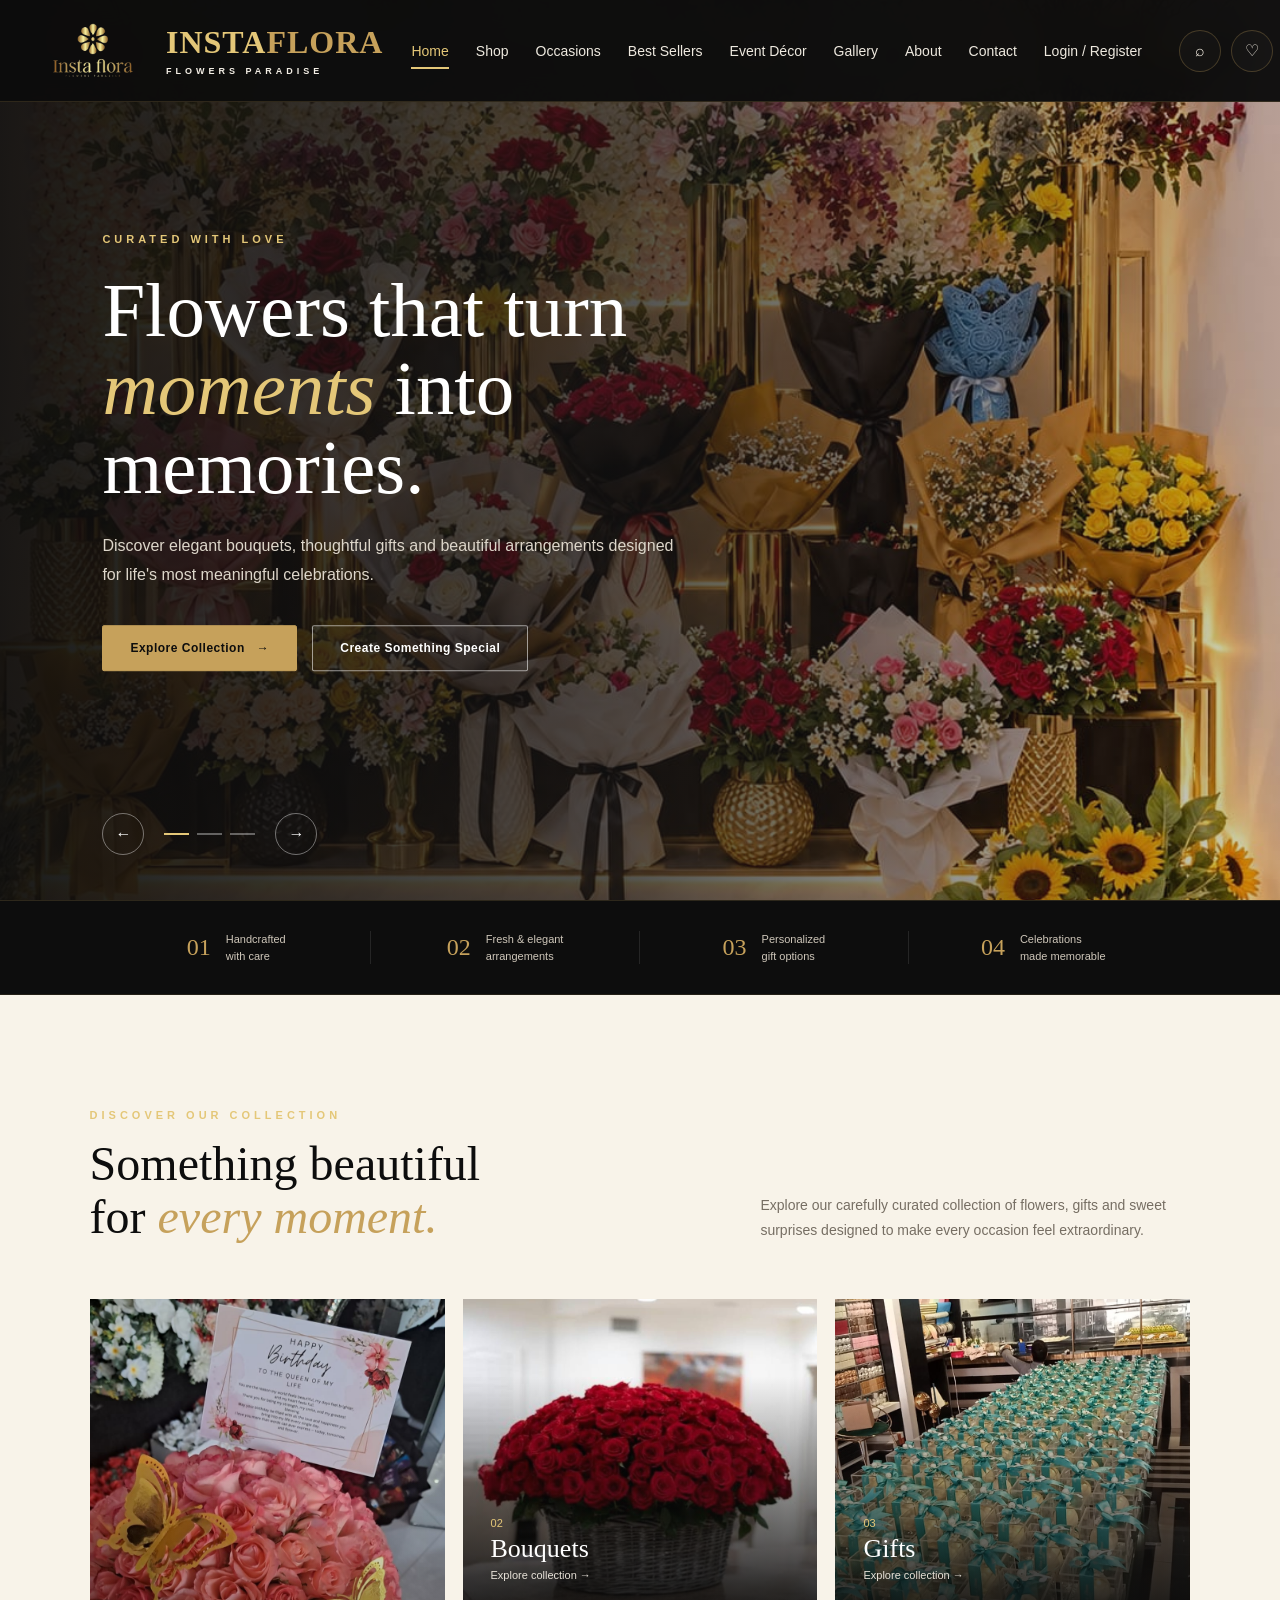
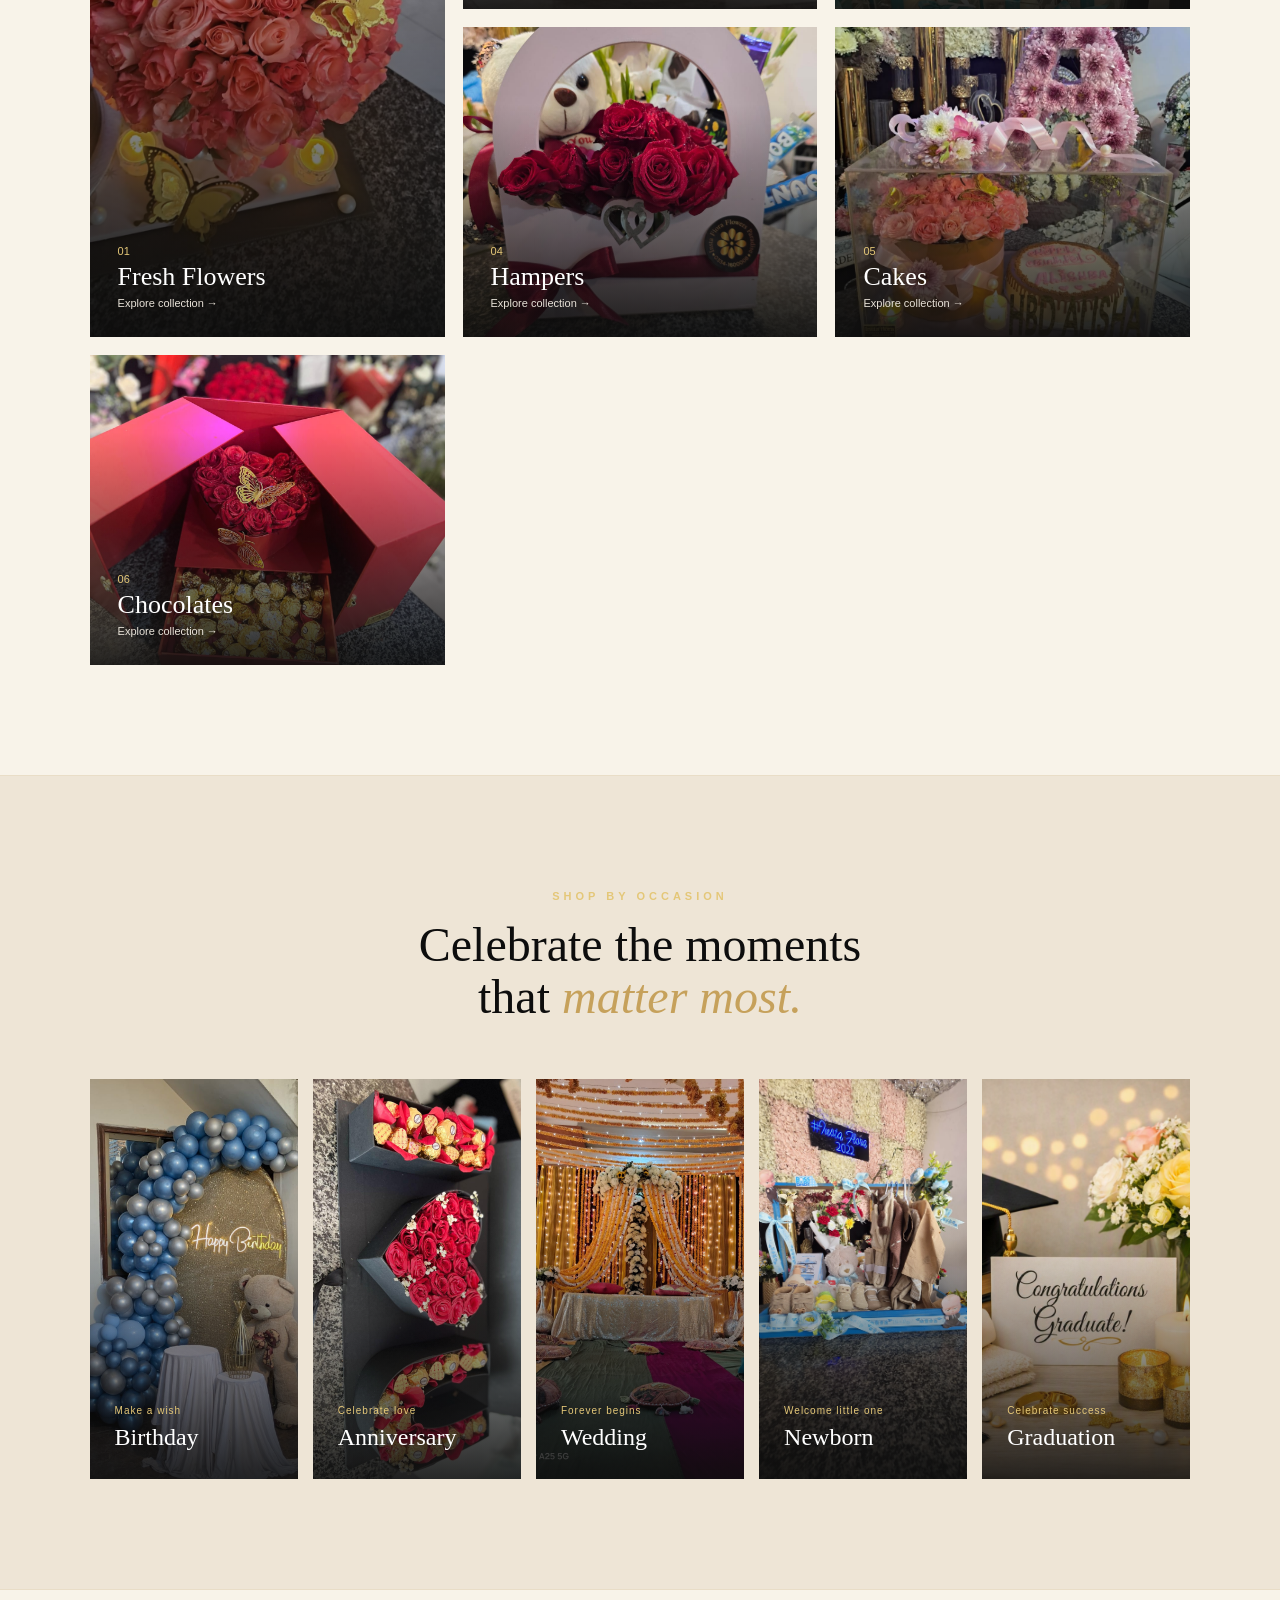
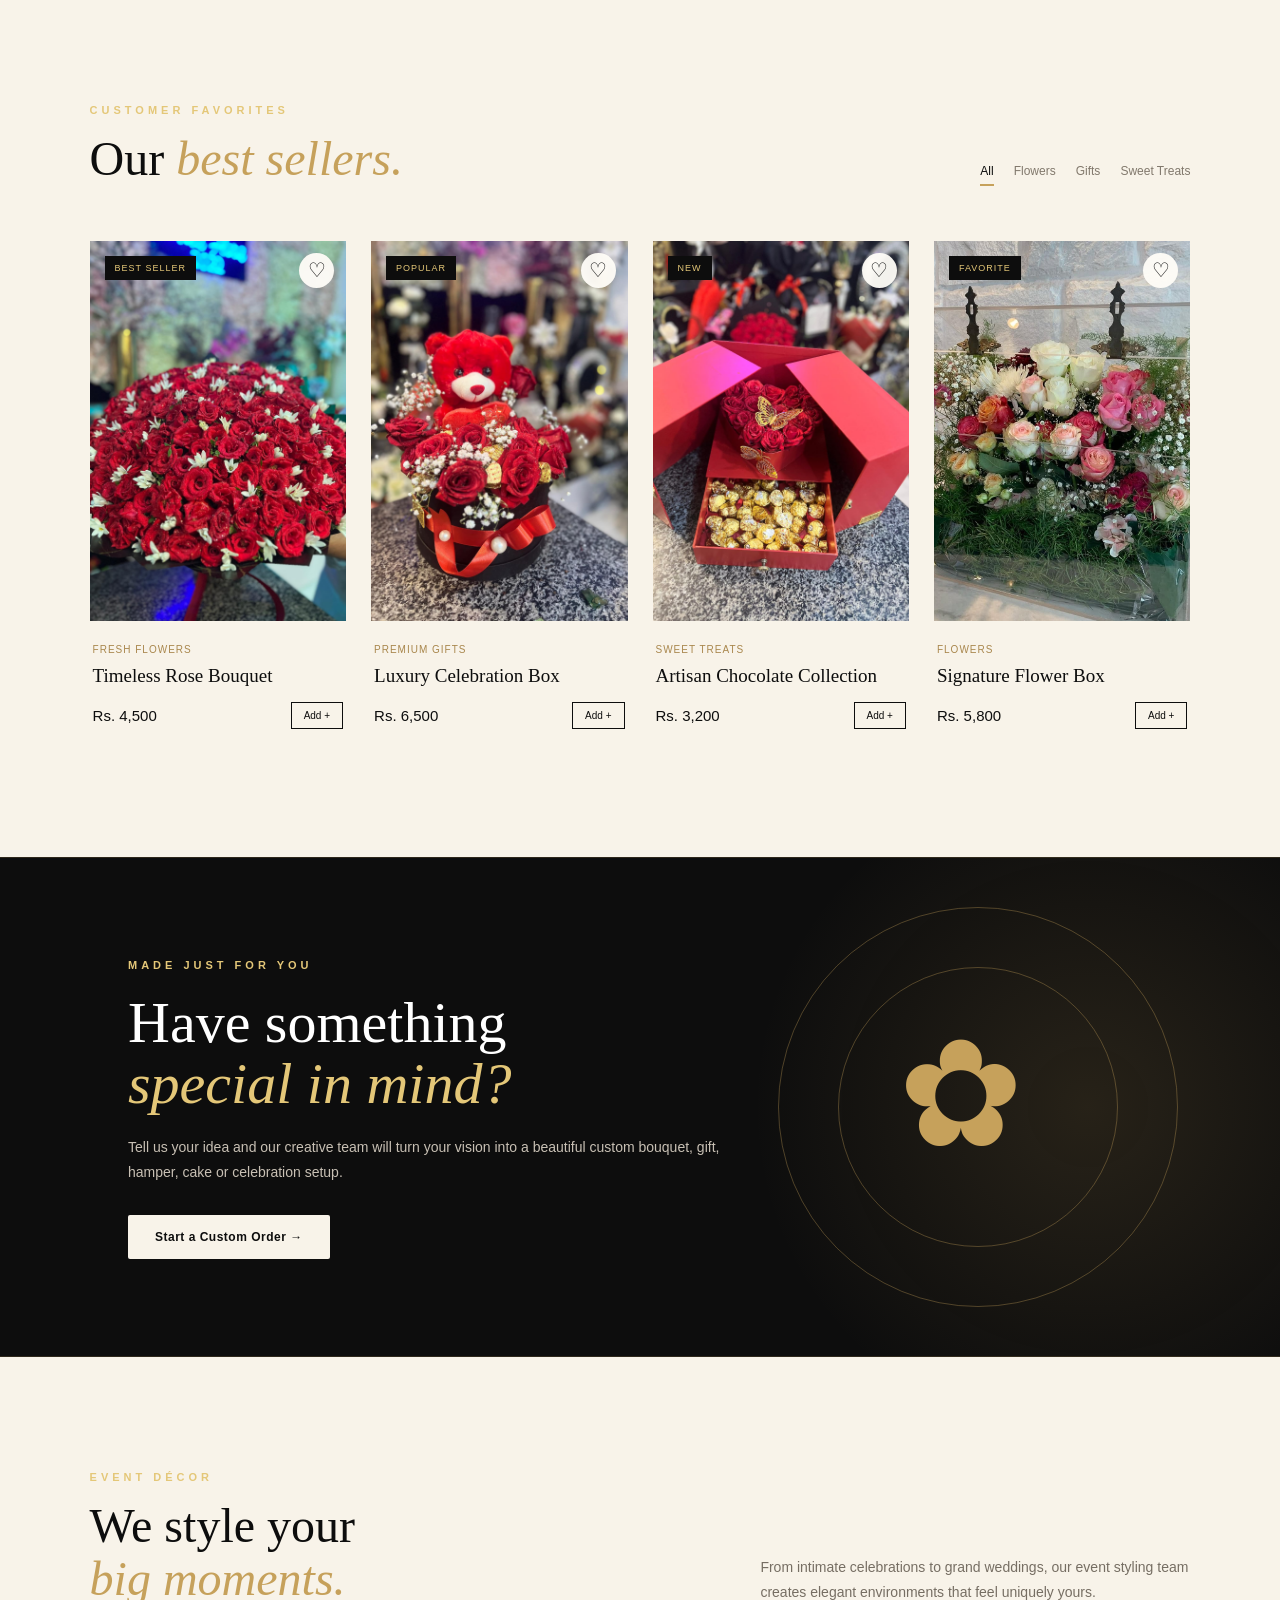
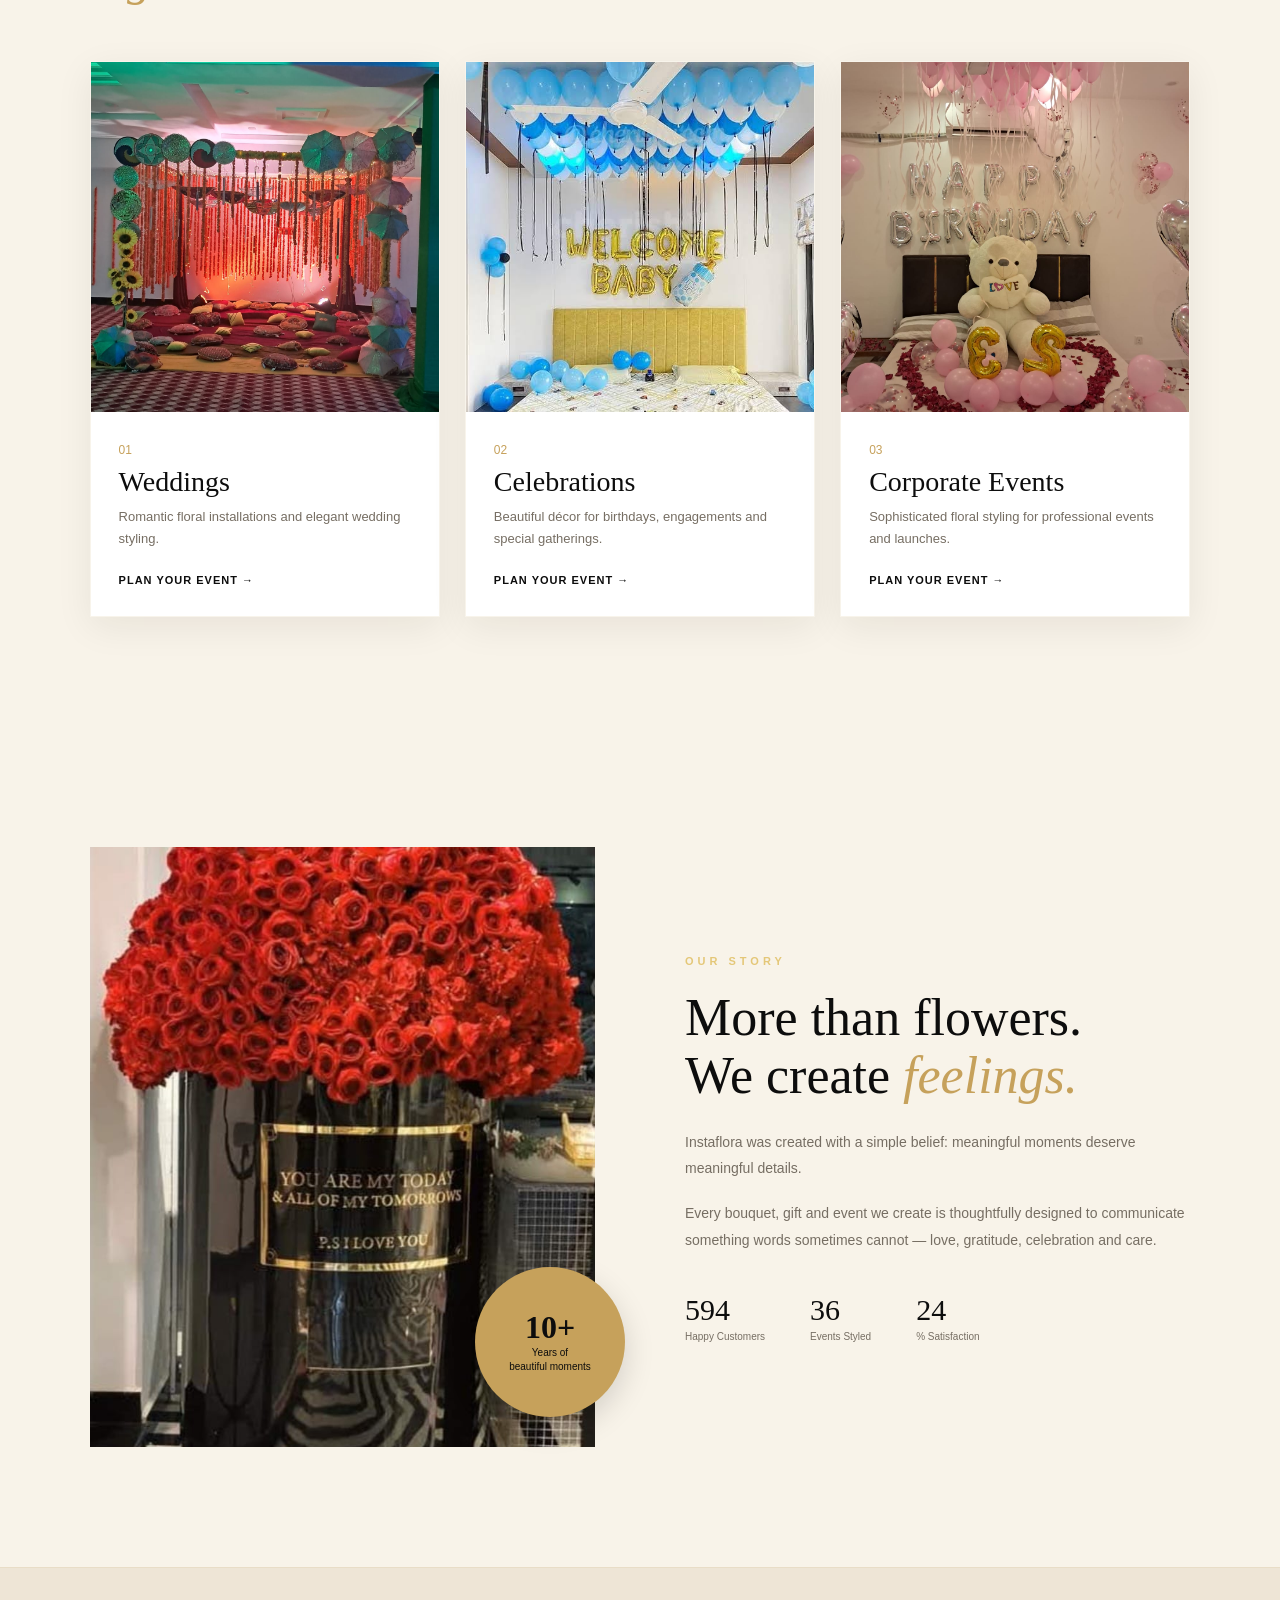
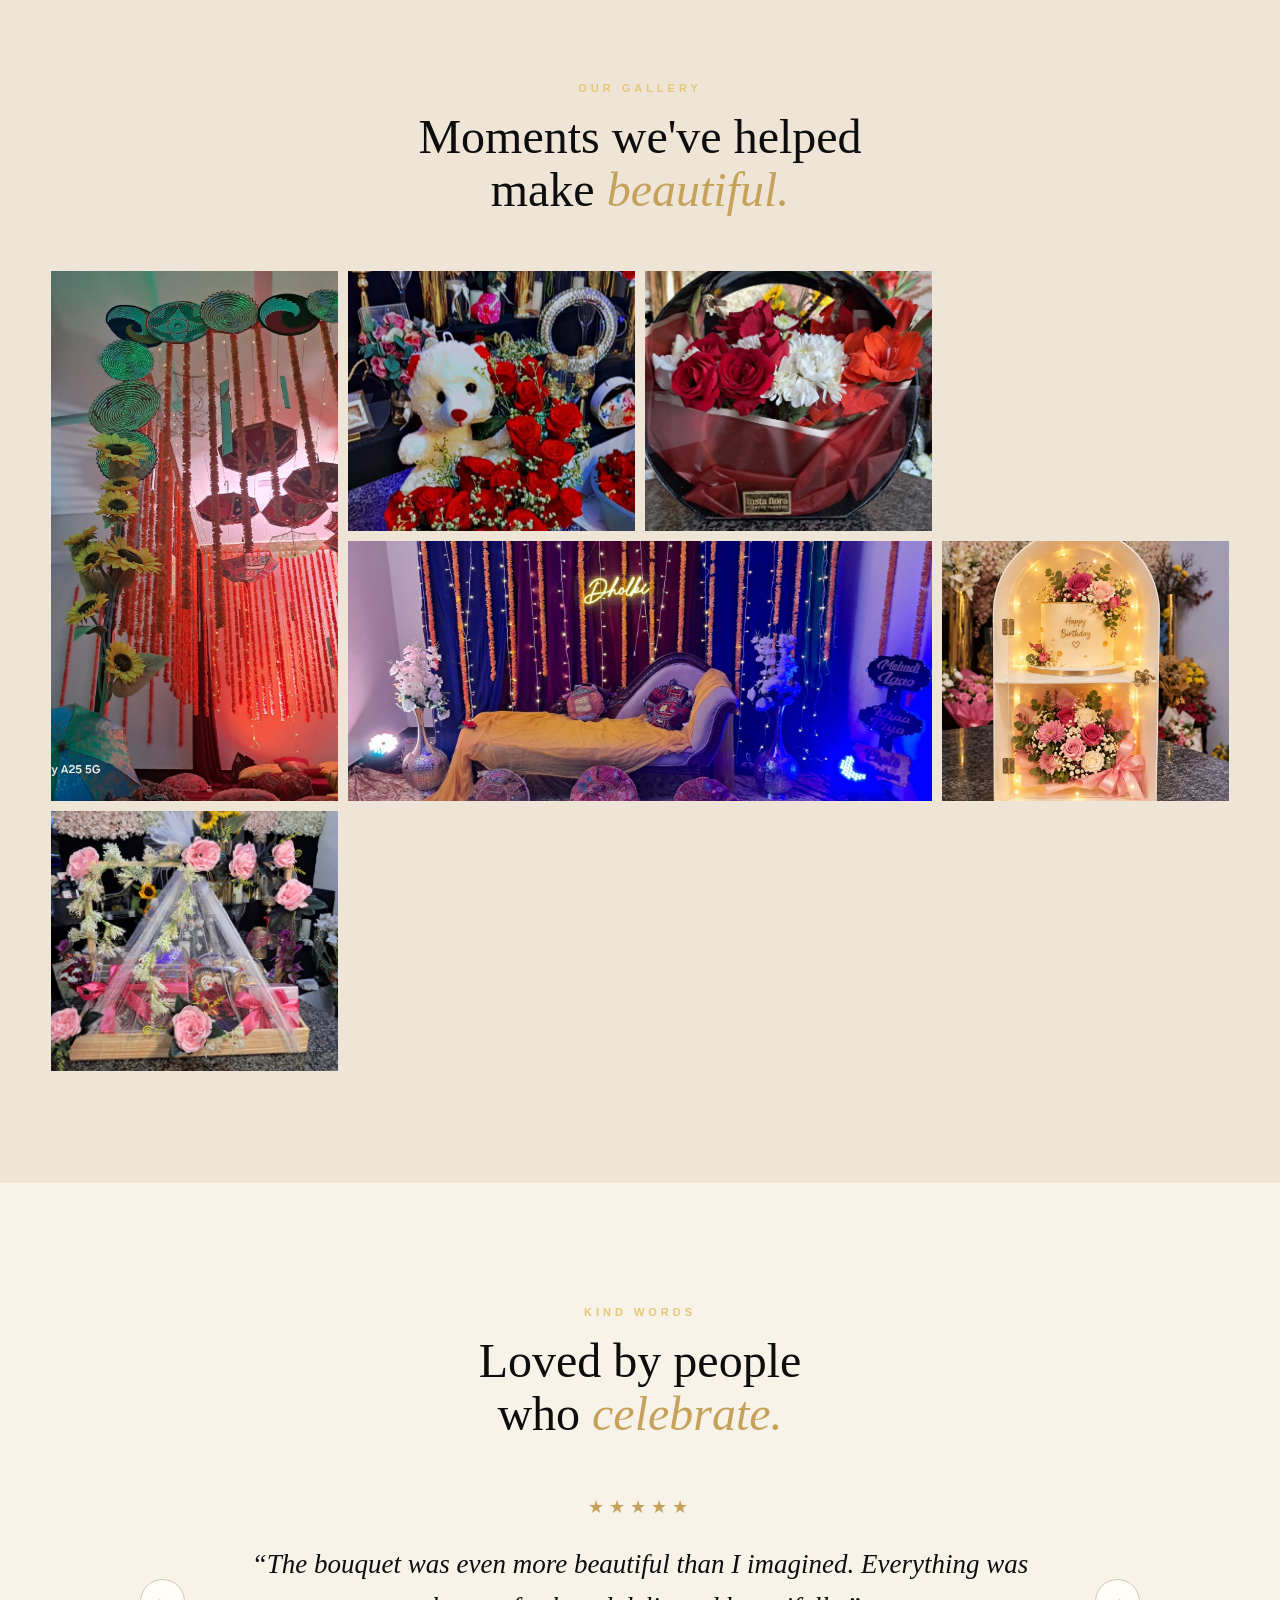
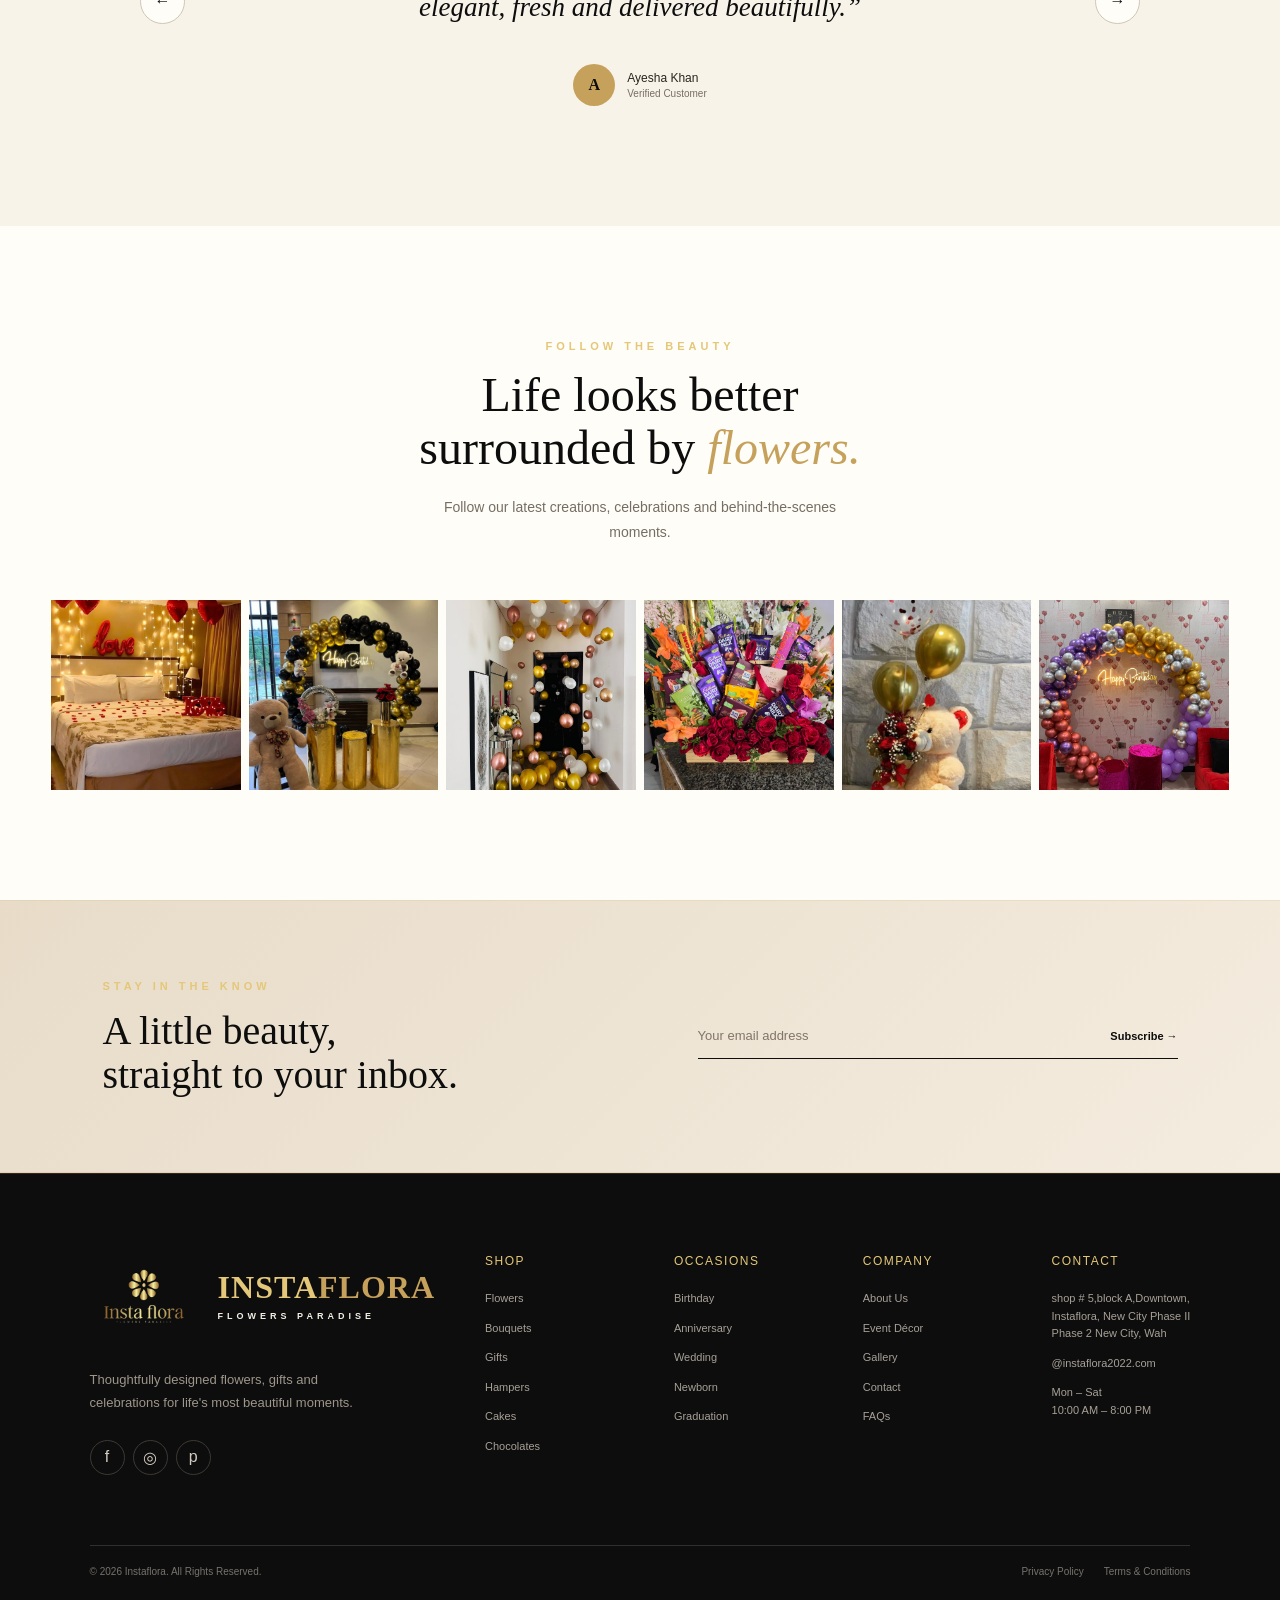
<file: index.html>
<!DOCTYPE html>
<html lang="en">
<head>

<meta charset="UTF-8">
<meta name="viewport" content="width=device-width, initial-scale=1.0">

<title>Instaflora | Flowers, Gifts & Event Décor</title>

<meta name="description"
content="Instaflora creates beautiful flowers, gifts, hampers, cakes, chocolates and elegant event décor for every special occasion.">

<link rel="stylesheet" href="index.css">

</head>

<body>

<!-- =====================================================
     NAVBAR
===================================================== -->

<header class="navbar" id="navbar">
    

    <div class="nav-container">

          <a href="index.html" class="brand">

    <img src="Logoinstaflora-removebg-preview.png" alt="Instaflora Logo">

    <div class="brand-text">
        <span>INSTA</span>FLORA
        <small>FLOWERS PARADISE</small>
    </div>

</a>


        <nav class="nav-menu" id="navMenu">

            <a href="#home" class="active">Home</a>

            <a href="shop.html">Shop</a>

            <a href="occasions.html">Occasions</a>

            <a href="bestsellers.html">Best Sellers</a>

            <a href="events.html">Event Décor</a>

            <a href="gallery.html">Gallery</a>

            <a href="about.html">About</a>

            <a href="#contact">Contact</a>
            <a href="#" class="mobile-account" id="mobileAccountBtn">
    Login / Register
</a>
         <div class="nav-actions">
      

            <button class="nav-icon" id="searchBtn" title="Search">
    ⌕
</button>

           <button class="nav-icon" id="wishlistBtn" title="Wishlist">
    ♡
</button>

<button class="nav-icon cart-button" id="cartBtn" title="Shopping Cart">
    🛒
    <span class="cart-count">0</span>
</button>

</nav>
       
         
            <button class="menu-toggle" id="menuToggle">
                ☰
            </button>

        </div>

    </div>

</header>
<!-- SEARCH OVERLAY -->
<div class="search-overlay" id="searchOverlay">

    <div class="search-box">

        <button class="search-close" id="searchClose">
            ×
        </button>

        <span>SEARCH INSTAFORA</span>

        <div class="search-input">
            <input
                type="text"
                id="searchInput"
                placeholder="Search flowers, gifts, bouquets..."
            >

            <button id="searchSubmit">
                →
            </button>
        </div>

    </div>

</div>

<!-- =====================================================
     LOGIN / REGISTER POPUP
===================================================== -->

<div class="account-modal" id="accountModal">

    <div class="account-modal-box">

        <button class="account-close" id="accountClose">
            ×
        </button>


        <!-- LOGO -->

        <img src="Logoinstaflora-removebg-preview.png"
             alt="Instaflora"
             class="account-modal-logo">


        <h2>Welcome to Instaflora</h2>

        <p class="account-modal-subtitle">
            Login or create your account
        </p>


        <!-- TABS -->

        <div class="account-tabs">

            <button class="account-tab active"
                    id="loginTab">

                Login

            </button>

            <button class="account-tab"
                    id="registerTab">

                Register

            </button>

        </div>


        <!-- LOGIN FORM -->

        <form class="account-form active"
              id="loginForm">

            <input
                type="email"
                placeholder="Email Address"
                required
            >

            <input
                type="password"
                placeholder="Password"
                required
            >

            <div class="account-options">

                <label>
                    <input type="checkbox">
                    Remember me
                </label>

                <a href="#">
                    Forgot Password?
                </a>

            </div>

            <button type="submit"
                    class="account-submit">

                Login

            </button>

        </form>


        <!-- REGISTER FORM -->

        <form class="account-form"
              id="registerForm">

            <input
                type="text"
                placeholder="Full Name"
                required
            >

            <input
                type="email"
                placeholder="Email Address"
                required
            >

            <input
                type="tel"
                placeholder="Phone Number"
                required
            >

            <input
                type="password"
                placeholder="Create Password"
                required
            >

            <input
                type="password"
                placeholder="Confirm Password"
                required
            >

            <button type="submit"
                    class="account-submit">

                Create Account

            </button>

        </form>


    </div>

</div>

<!-- =====================================================
     HERO
===================================================== -->

<main id="home">

<section class="hero">

    <div class="hero-slider">

        <!-- Slide 1 -->

        <div class="hero-slide active">

            <div class="hero-content">

                <span class="eyebrow">
                    CURATED WITH LOVE
                </span>

                <h1>
                    Flowers that turn
                    <span>moments</span>
                    into memories.
                </h1>

                <p>
                    Discover elegant bouquets, thoughtful gifts and
                    beautiful arrangements designed for life's most
                    meaningful celebrations.
                </p>

                <div class="hero-buttons">

                    <a href="#shop" class="btn btn-primary">
                        Explore Collection
                        <span>→</span>
                    </a>

                    <a href="#custom" class="btn btn-outline">
                        Create Something Special
                    </a>

                </div>

            </div>

        </div>


        <!-- Slide 2 -->

        <div class="hero-slide">

            <div class="hero-content">

                <span class="eyebrow">
                    YOUR MOMENT • YOUR STYLE
                </span>

                <h1>
                    Thoughtful gifts
                    <span>beautifully wrapped.</span>
                </h1>

                <p>
                    From luxurious hampers to personalized gifts,
                    create a present they will remember long after
                    the celebration ends.
                </p>

                <div class="hero-buttons">

                    <a href="#bestsellers" class="btn btn-primary">
                        Shop Best Sellers
                        <span>→</span>
                    </a>

                    <a href="#custom" class="btn btn-outline">
                        Customize a Gift
                    </a>

                </div>

            </div>

        </div>


        <!-- Slide 3 -->

        <div class="hero-slide">

            <div class="hero-content">

                <span class="eyebrow">
                    EVENTS • WEDDINGS • CELEBRATIONS
                </span>

                <h1>
                    Make your celebration
                    <span>unforgettable.</span>
                </h1>

                <p>
                    Elegant floral styling and event décor designed
                    around your vision, your venue and your story.
                </p>

                <div class="hero-buttons">

                    <a href="#events" class="btn btn-primary">
                        Discover Event Décor
                        <span>→</span>
                    </a>

                    <a href="#contact" class="btn btn-outline">
                        Talk to Our Team
                    </a>

                </div>

            </div>

        </div>

    </div>


    <!-- Slider Controls -->

    <div class="slider-controls">

        <button class="slider-arrow" id="prevSlide">
            ←
        </button>

        <div class="slider-dots">

            <button class="dot active" data-slide="0"></button>
            <button class="dot" data-slide="1"></button>
            <button class="dot" data-slide="2"></button>

        </div>

        <button class="slider-arrow" id="nextSlide">
            →
        </button>

    </div>

</section>



<!-- =====================================================
     TRUST BAR
===================================================== -->

<section class="trust-bar">

    <div class="trust-item">
        <strong>01</strong>
        <span>Handcrafted<br>with care</span>
    </div>

    <div class="trust-item">
        <strong>02</strong>
        <span>Fresh & elegant<br>arrangements</span>
    </div>

    <div class="trust-item">
        <strong>03</strong>
        <span>Personalized<br>gift options</span>
    </div>

    <div class="trust-item">
        <strong>04</strong>
        <span>Celebrations<br>made memorable</span>
    </div>

</section>



<!-- =====================================================
     SHOP CATEGORIES
===================================================== -->

<section class="section" id="shop">

    <div class="section-heading">

        <div>

            <span class="section-label">
                DISCOVER OUR COLLECTION
            </span>

            <h2>
                Something beautiful<br>
                for <em>every moment.</em>
            </h2>

        </div>

        <p>
            Explore our carefully curated collection of flowers,
            gifts and sweet surprises designed to make every
            occasion feel extraordinary.
        </p>

    </div>


    <div class="category-grid">

        <a href="#" class="category-card large">

            <img src="14.jpeg" alt="Fresh Flowers">

            <div class="category-overlay">

                <span>01</span>

                <h3>Fresh Flowers</h3>

                <p>Explore collection →</p>

            </div>

        </a>


        <a href="#" class="category-card">

            <img src="4.jpeg" alt="Beautiful Bouquets">

            <div class="category-overlay">

                <span>02</span>

                <h3>Bouquets</h3>

                <p>Explore collection →</p>

            </div>

        </a>


        <a href="#" class="category-card">

            <img src="64.jpeg" alt="Premium Gifts">

            <div class="category-overlay">

                <span>03</span>

                <h3>Gifts</h3>

                <p>Explore collection →</p>

            </div>

        </a>


        <a href="#" class="category-card">

            <img src="22.jpeg" alt="Gift Hampers">

            <div class="category-overlay">

                <span>04</span>

                <h3>Hampers</h3>

                <p>Explore collection →</p>

            </div>

        </a>


        <a href="#" class="category-card">

            <img src="16.jpeg" alt="Cakes">

            <div class="category-overlay">

                <span>05</span>

                <h3>Cakes</h3>

                <p>Explore collection →</p>

            </div>

        </a>


        <a href="#" class="category-card">

            <img src="5.jpeg" alt="Chocolates">

            <div class="category-overlay">

                <span>06</span>

                <h3>Chocolates</h3>

                <p>Explore collection →</p>

            </div>

        </a>

    </div>

</section>



<!-- =====================================================
     OCCASIONS
===================================================== -->

<section class="occasion-section" id="occasions">

    <div class="section-heading centered">

        <span class="section-label">
            SHOP BY OCCASION
        </span>

        <h2>
            Celebrate the moments<br>
            that <em>matter most.</em>
        </h2>

    </div>


    <div class="occasion-grid">

        <a href="#" class="occasion-card">

            <img src="50.jpeg" alt="Birthday">

            <div>
                <span>Make a wish</span>
                <h3>Birthday</h3>
            </div>

        </a>


        <a href="#" class="occasion-card">

            <img src="6.jpeg" alt="Anniversary">

            <div>
                <span>Celebrate love</span>
                <h3>Anniversary</h3>
            </div>

        </a>


        <a href="#" class="occasion-card">

            <img src="54.jpeg" alt="Wedding">

            <div>
                <span>Forever begins</span>
                <h3>Wedding</h3>
            </div>

        </a>


        <a href="#" class="occasion-card">

            <img src="73.jpeg" alt="Newborn">

            <div>
                <span>Welcome little one</span>
                <h3>Newborn</h3>
            </div>

        </a>


        <a href="#" class="occasion-card">

            <img src="gradu.png" alt="Graduation">

            <div>
                <span>Celebrate success</span>
                <h3>Graduation</h3>
            </div>

        </a>

    </div>

</section>



<!-- =====================================================
     BEST SELLERS
===================================================== -->

<section class="section" id="bestsellers">

    <div class="section-heading">

        <div>

            <span class="section-label">
                CUSTOMER FAVORITES
            </span>

            <h2>
                Our <em>best sellers.</em>
            </h2>

        </div>

        <div class="filter-buttons">

            <button class="filter active" data-filter="all">
                All
            </button>

            <button class="filter" data-filter="flowers">
                Flowers
            </button>

            <button class="filter" data-filter="gifts">
                Gifts
            </button>

            <button class="filter" data-filter="sweet">
                Sweet Treats
            </button>

        </div>

    </div>


    <div class="product-grid">


        <!-- Product 1 -->

        <article class="product-card" data-category="flowers">

            <div class="product-image">

                <span class="product-tag">
                    BEST SELLER
                </span>

                <button class="wishlist">
                    ♡
                </button>

                <img src="68.jpeg" alt="Elegant Rose Bouquet">

            </div>

            <div class="product-info">

                <span>Fresh Flowers</span>

                <h3>Timeless Rose Bouquet</h3>

                <div class="product-bottom">

                    <strong>Rs. 4,500</strong>

                    <button class="add-cart">
                        Add +
                    </button>

                </div>

            </div>

        </article>


        <!-- Product 2 -->

        <article class="product-card" data-category="gifts">

            <div class="product-image">

                <span class="product-tag">
                    POPULAR
                </span>

                <button class="wishlist">
                    ♡
                </button>

                <img src="67.jpeg" alt="Luxury Gift Box">

            </div>

            <div class="product-info">

                <span>Premium Gifts</span>

                <h3>Luxury Celebration Box</h3>

                <div class="product-bottom">

                    <strong>Rs. 6,500</strong>

                    <button class="add-cart">
                        Add +
                    </button>

                </div>

            </div>

        </article>


        <!-- Product 3 -->

        <article class="product-card" data-category="sweet">

            <div class="product-image">

                <span class="product-tag">
                    NEW
                </span>

                <button class="wishlist">
                    ♡
                </button>

                <img src="5.jpeg" alt="Chocolate Gift">

            </div>

            <div class="product-info">

                <span>Sweet Treats</span>

                <h3>Artisan Chocolate Collection</h3>

                <div class="product-bottom">

                    <strong>Rs. 3,200</strong>

                    <button class="add-cart">
                        Add +
                    </button>

                </div>

            </div>

        </article>


        <!-- Product 4 -->

        <article class="product-card" data-category="flowers">

            <div class="product-image">

                <span class="product-tag">
                    FAVORITE
                </span>

                <button class="wishlist">
                    ♡
                </button>

                <img src="1.jpeg" alt="Luxury Flower Box">

            </div>

            <div class="product-info">

                <span>Flowers</span>

                <h3>Signature Flower Box</h3>

                <div class="product-bottom">

                    <strong>Rs. 5,800</strong>

                    <button class="add-cart">
                        Add +
                    </button>

                </div>

            </div>

        </article>

    </div>

</section>



<!-- =====================================================
     CUSTOM ORDER
===================================================== -->

<section class="custom-section" id="custom">

    <div class="custom-content">

        <span class="section-label">
            MADE JUST FOR YOU
        </span>

        <h2>
            Have something<br>
            <em>special in mind?</em>
        </h2>

        <p>
            Tell us your idea and our creative team will turn
            your vision into a beautiful custom bouquet, gift,
            hamper, cake or celebration setup.
        </p>

        <a href="#contact" class="btn btn-light">
            Start a Custom Order →
        </a>

    </div>


    <div class="custom-decoration">

        <div class="circle circle-one"></div>
        <div class="circle circle-two"></div>

        <div class="custom-flower">
            ✿
        </div>

    </div>

</section>



<!-- =====================================================
     EVENT DÉCOR
===================================================== -->

<section class="section event-section" id="events">

    <div class="section-heading">

        <div>

            <span class="section-label">
                EVENT DÉCOR
            </span>

            <h2>
                We style your<br>
                <em>big moments.</em>
            </h2>

        </div>

        <p>
            From intimate celebrations to grand weddings,
            our event styling team creates elegant environments
            that feel uniquely yours.
        </p>

    </div>


    <div class="event-grid">

        <div class="event-card">

            <img src="52.jpeg" alt="Wedding Decoration">

            <div class="event-info">

                <span>01</span>

                <h3>Weddings</h3>

                <p>
                    Romantic floral installations and elegant
                    wedding styling.
                </p>

                <a href="#contact">
                    Plan your event →
                </a>

            </div>

        </div>


        <div class="event-card">

            <img src="32.jpeg" alt="Celebration Decoration">

            <div class="event-info">

                <span>02</span>

                <h3>Celebrations</h3>

                <p>
                    Beautiful décor for birthdays, engagements
                    and special gatherings.
                </p>

                <a href="#contact">
                    Plan your event →
                </a>

            </div>

        </div>


        <div class="event-card">

            <img src="33.jpeg" alt="Corporate Event Decoration">

            <div class="event-info">

                <span>03</span>

                <h3>Corporate Events</h3>

                <p>
                    Sophisticated floral styling for professional
                    events and launches.
                </p>

                <a href="#contact">
                    Plan your event →
                </a>

            </div>

        </div>

    </div>

</section>



<!-- =====================================================
     ABOUT / STORY
===================================================== -->

<section class="story-section" id="about">

    <div class="story-image">

        <div class="story-image-main">

            <img src="12.jpeg"
                 alt="Instaflora flowers">

        </div>

        <div class="story-badge">

            <strong>10+</strong>

            <span>
                Years of<br>
                beautiful moments
            </span>

        </div>

    </div>


    <div class="story-content">

        <span class="section-label">
            OUR STORY
        </span>

        <h2>
            More than flowers.<br>
            We create <em>feelings.</em>
        </h2>

        <p>
            Instaflora was created with a simple belief:
            meaningful moments deserve meaningful details.
        </p>

        <p>
            Every bouquet, gift and event we create is thoughtfully
            designed to communicate something words sometimes
            cannot — love, gratitude, celebration and care.
        </p>

        <div class="story-stats">

            <div>
                <strong class="counter" data-target="2500">
                    0
                </strong>
                <span>Happy Customers</span>
            </div>

            <div>
                <strong class="counter" data-target="150">
                    0
                </strong>
                <span>Events Styled</span>
            </div>

            <div>
                <strong class="counter" data-target="98">
                    0
                </strong>
                <span>% Satisfaction</span>
            </div>

        </div>

    </div>

</section>



<!-- =====================================================
     GALLERY
===================================================== -->

<section class="gallery-section" id="gallery">

    <div class="section-heading centered">

        <span class="section-label">
            OUR GALLERY
        </span>

        <h2>
            Moments we've helped<br>
            make <em>beautiful.</em>
        </h2>

    </div>


    <div class="gallery-grid">

        <div class="gallery-item tall">
            <img src="51.jpeg" alt="Floral arrangement">
        </div>

        <div class="gallery-item">
            <img src="70.jpeg" alt="Gift arrangement">
        </div>

        <div class="gallery-item">
            <img src="11.jpeg" alt="Event flowers">
        </div>

        <div class="gallery-item wide">
            <img src="56.jpeg" alt="Wedding décor">
        </div>

        <div class="gallery-item">
            <img src="71.jpeg" alt="Bouquet">
        </div>

        <div class="gallery-item">
            <img src="7.jpeg" alt="Celebration décor">
        </div>

    </div>

</section>



<!-- =====================================================
     REVIEWS
===================================================== -->

<section class="review-section">

    <div class="section-heading centered">

        <span class="section-label">
            KIND WORDS
        </span>

        <h2>
            Loved by people<br>
            who <em>celebrate.</em>
        </h2>

    </div>


    <div class="review-container">

        <button class="review-arrow" id="reviewPrev">
            ←
        </button>


        <div class="review-card active">

            <div class="stars">
                ★★★★★
            </div>

            <blockquote>
                “The bouquet was even more beautiful than
                I imagined. Everything was elegant, fresh
                and delivered beautifully.”
            </blockquote>

            <div class="review-person">

                <div class="avatar">
                    A
                </div>

                <div>
                    <strong>Ayesha Khan</strong>
                    <span>Verified Customer</span>
                </div>

            </div>

        </div>


        <div class="review-card">

            <div class="stars">
                ★★★★★
            </div>

            <blockquote>
                “They transformed our engagement venue
                completely. The floral styling looked
                absolutely stunning.”
            </blockquote>

            <div class="review-person">

                <div class="avatar">
                    S
                </div>

                <div>
                    <strong>Sarah Ahmed</strong>
                    <span>Event Client</span>
                </div>

            </div>

        </div>


        <div class="review-card">

            <div class="stars">
                ★★★★★
            </div>

            <blockquote>
                “The customized gift box was perfect.
                The team understood exactly what I wanted.”
            </blockquote>

            <div class="review-person">

                <div class="avatar">
                    M
                </div>

                <div>
                    <strong>Mariam Ali</strong>
                    <span>Verified Customer</span>
                </div>

            </div>

        </div>


        <button class="review-arrow" id="reviewNext">
            →
        </button>

    </div>

</section>



<!-- =====================================================
     INSTAGRAM STYLE SECTION
===================================================== -->

<section class="social-section">

    <div class="section-heading centered">

        <span class="section-label">
            FOLLOW THE BEAUTY
        </span>

        <h2>
            Life looks better<br>
            surrounded by <em>flowers.</em>
        </h2>

        <p>
            Follow our latest creations, celebrations and
            behind-the-scenes moments.
        </p>

    </div>


    <div class="social-grid">

        <div>
            <img src="34.jpeg" alt="">
        </div>

        <div>
            <img src="35.jpeg" alt="">
        </div>

        <div>
            <img src="39.jpeg" alt="">
        </div>

        <div>
            <img src="17.jpeg" alt="">
        </div>

        <div>
            <img src="27.jpeg" alt="">
        </div>

        <div>
            <img src="30.jpeg" alt="">
        </div>

    </div>

</section>



<!-- =====================================================
     NEWSLETTER
===================================================== -->

<section class="newsletter">

    <div>

        <span class="section-label">
            STAY IN THE KNOW
        </span>

        <h2>
            A little beauty,<br>
            straight to your inbox.
        </h2>

    </div>


    <form id="newsletterForm">

        <input
            type="email"
            id="newsletterEmail"
            placeholder="Your email address"
            required
        >

        <button type="submit">
            Subscribe →
        </button>

    </form>

</section>



<!-- =====================================================
     FOOTER
===================================================== -->

<footer id="contact">

    <div class="footer-main">

        <div class="footer-brand">

            <a href="#home" class="brand footer-logo">

                 <img src="Logoinstaflora-removebg-preview.png"
         alt="Instaflora Logo"
         class="brand-logo">

                <div class="brand-text">
                    <span>INSTA</span>FLORA
                    <small>FLOWERS PARADISE</small>
                </div>

            </a>

            <p>
                Thoughtfully designed flowers, gifts and
                celebrations for life's most beautiful moments.
            </p>

            <div class="social-links">

                <a href="#">f</a>
                <a href="#">◎</a>
                <a href="#">p</a>

            </div>

        </div>


        <div class="footer-column">

            <h4>Shop</h4>

            <a href="shop.html">Flowers</a>
            <a href="shop.html">Bouquets</a>
            <a href="shop.html">Gifts</a>
            <a href="shop.html">Hampers</a>
            <a href="shop.html">Cakes</a>
            <a href="shop.html">Chocolates</a>

        </div>


        <div class="footer-column">

            <h4>Occasions</h4>

            <a href="occasions.html">Birthday</a>
            <a href="occasions.html">Anniversary</a>
            <a href="occasions.html">Wedding</a>
            <a href="occasions.html">Newborn</a>
            <a href="occasions.html">Graduation</a>

        </div>


        <div class="footer-column">

            <h4>Company</h4>

            <a href="about.html">About Us</a>
            <a href="events.html">Event Décor</a>
            <a href="gallery.html">Gallery</a>
            <a href="#contact">Contact</a>
            
            <a href="faqs.html">FAQs</a>

        </div>


        <div class="footer-column">

            <h4>Contact</h4>

            <p>
                shop # 5,block A,Downtown, Instaflora, New City Phase II Phase 2 New City, Wah
            </p>

            <p>
                @instaflora2022.com
            </p>

            <p>
                Mon – Sat<br>
                10:00 AM – 8:00 PM
            </p>

        </div>

    </div>


    <div class="footer-bottom">

        <span>
            © 2026 Instaflora. All Rights Reserved.
        </span>

        <div>
            <a href="privacy.html">Privacy Policy</a>
            <a href="terms.html">Terms & Conditions</a>
        </div>

    </div>

</footer>



<!-- BACK TO TOP -->

<button class="back-top" id="backTop">
    ↑
</button>


<script src="index.js"></script>

</body>
</html>
</file>
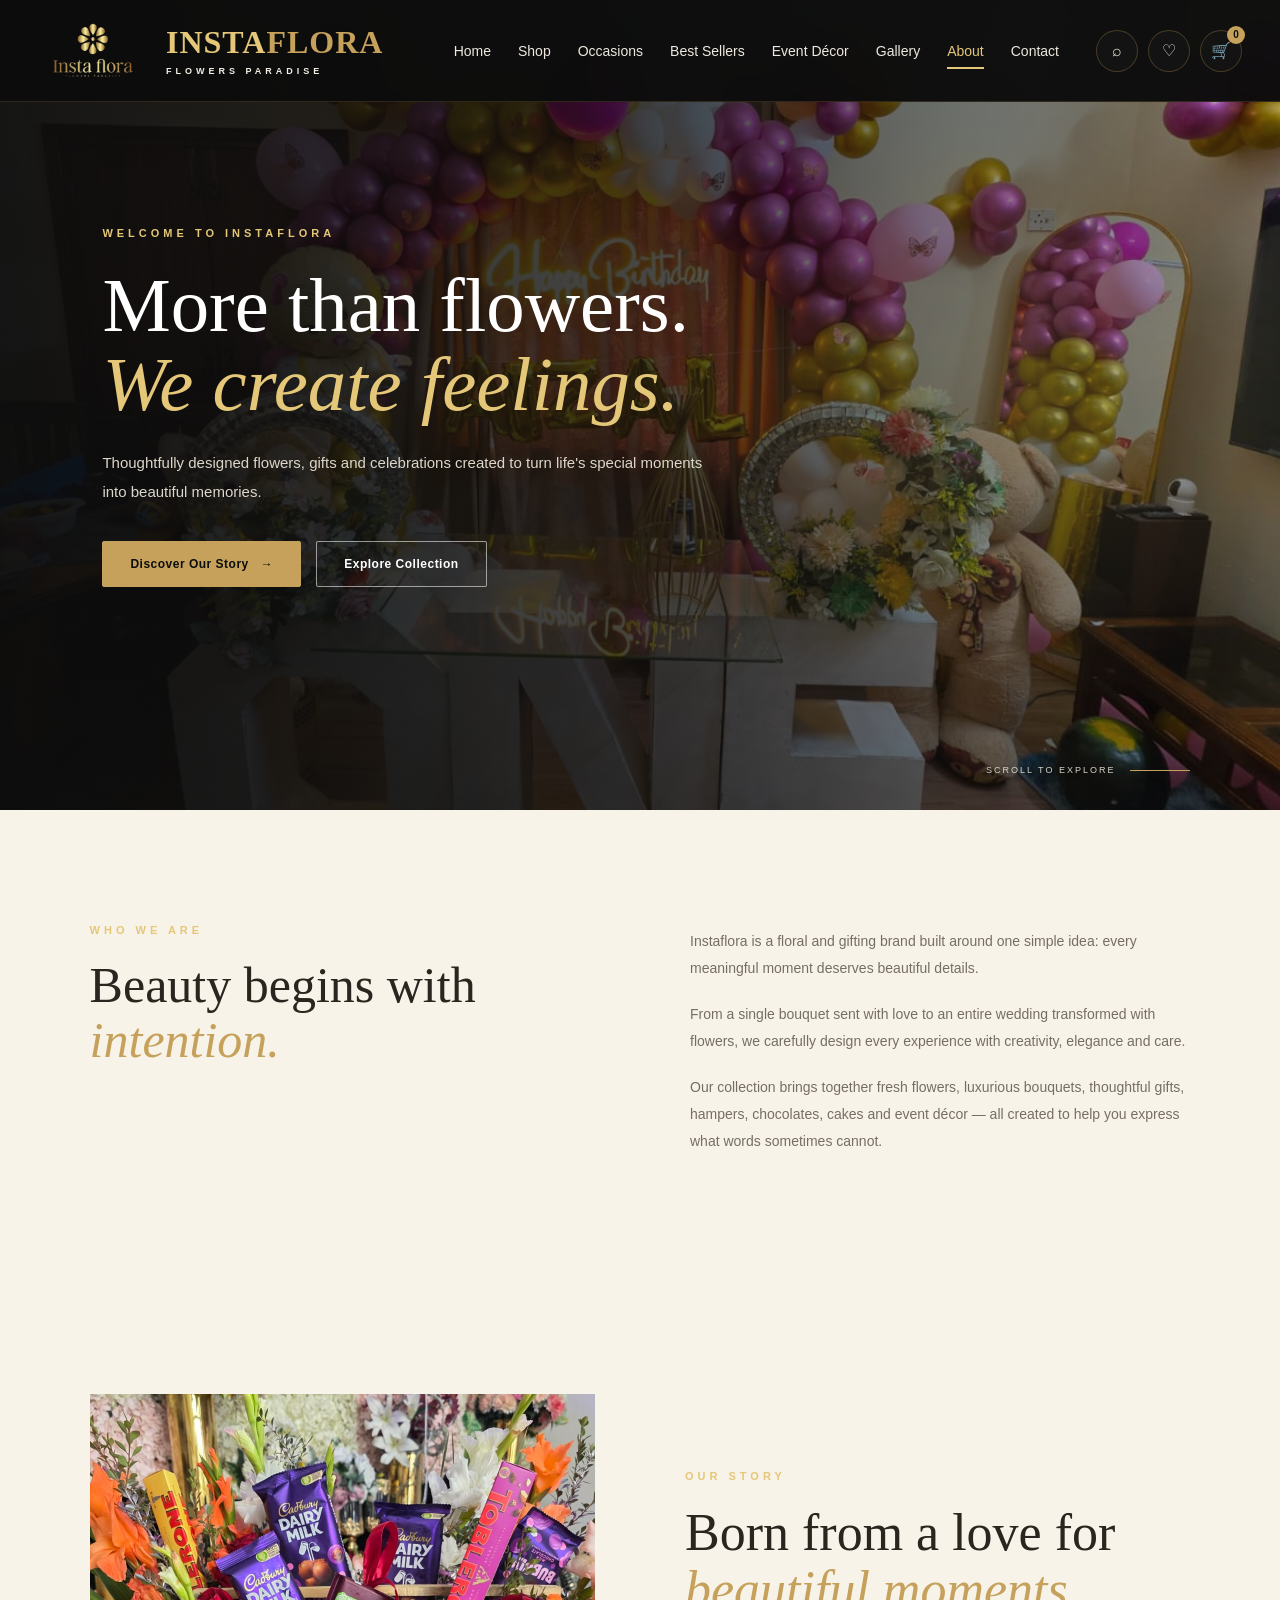
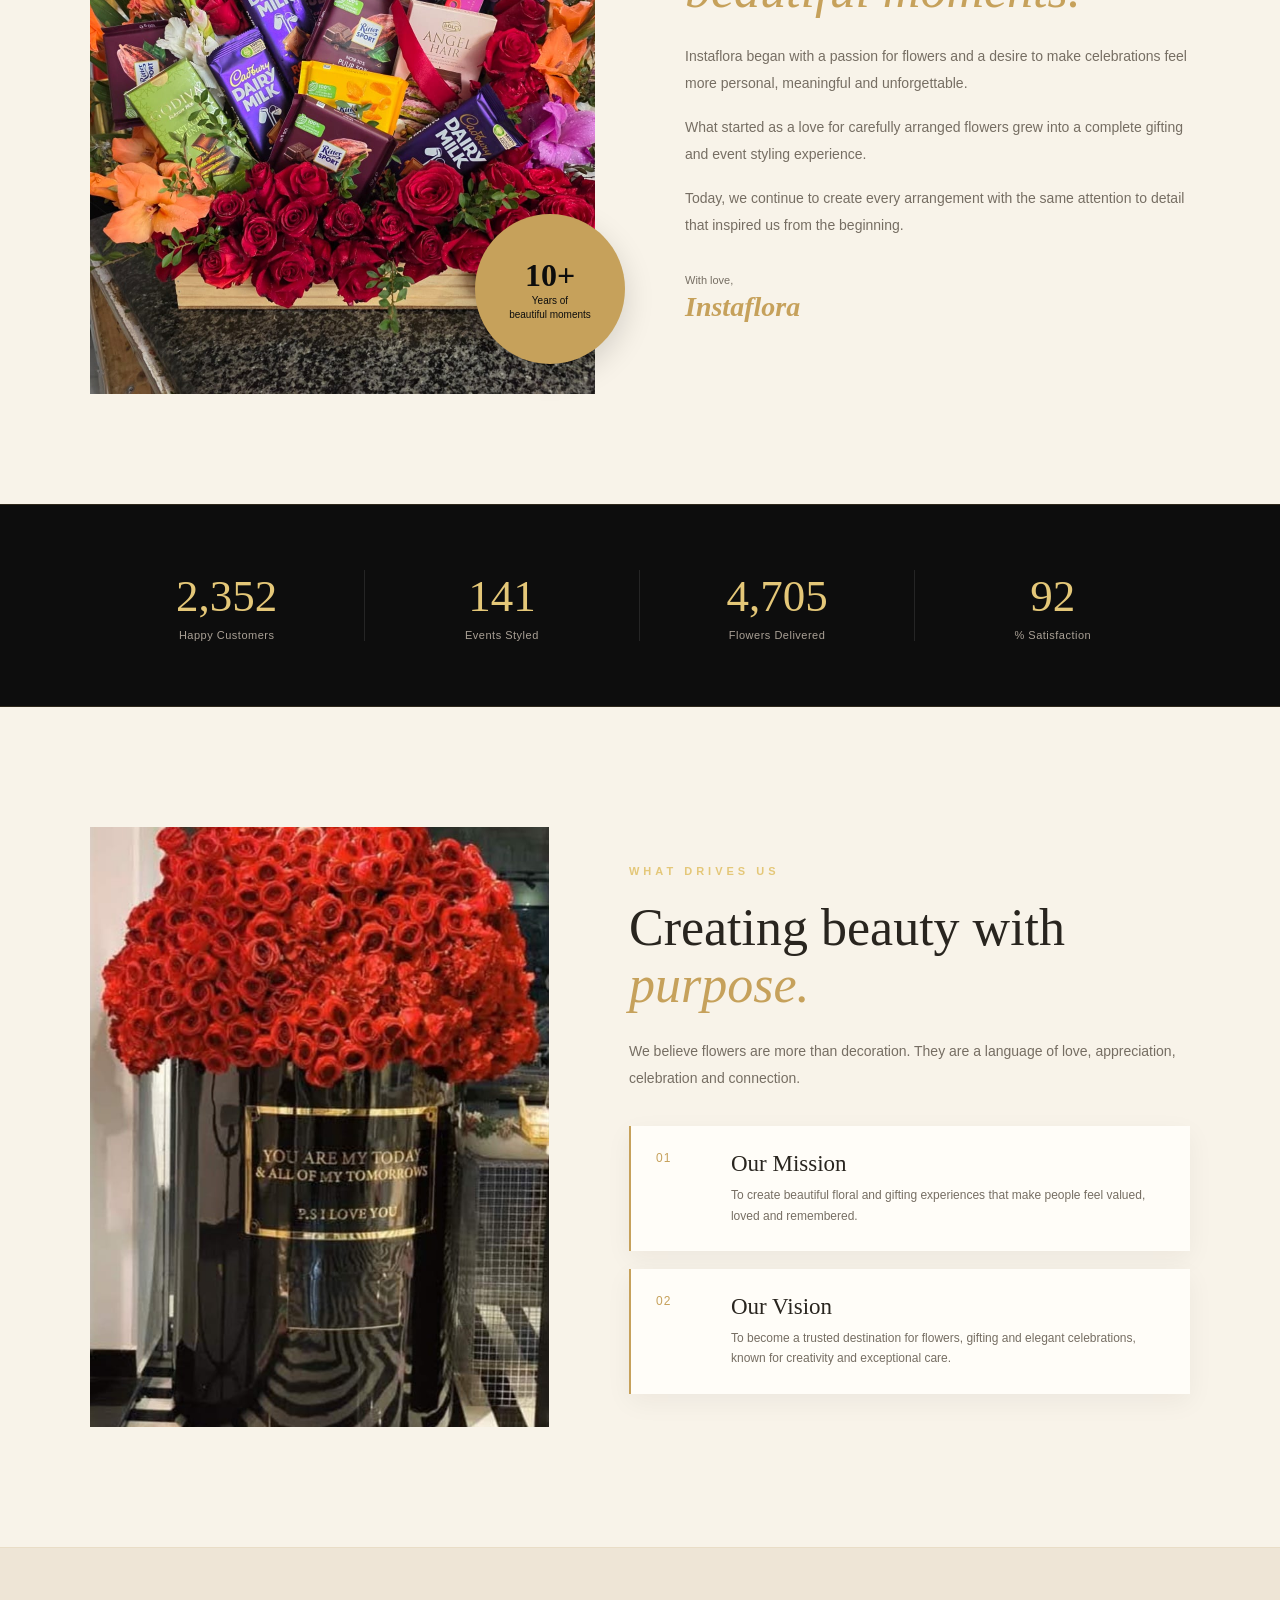
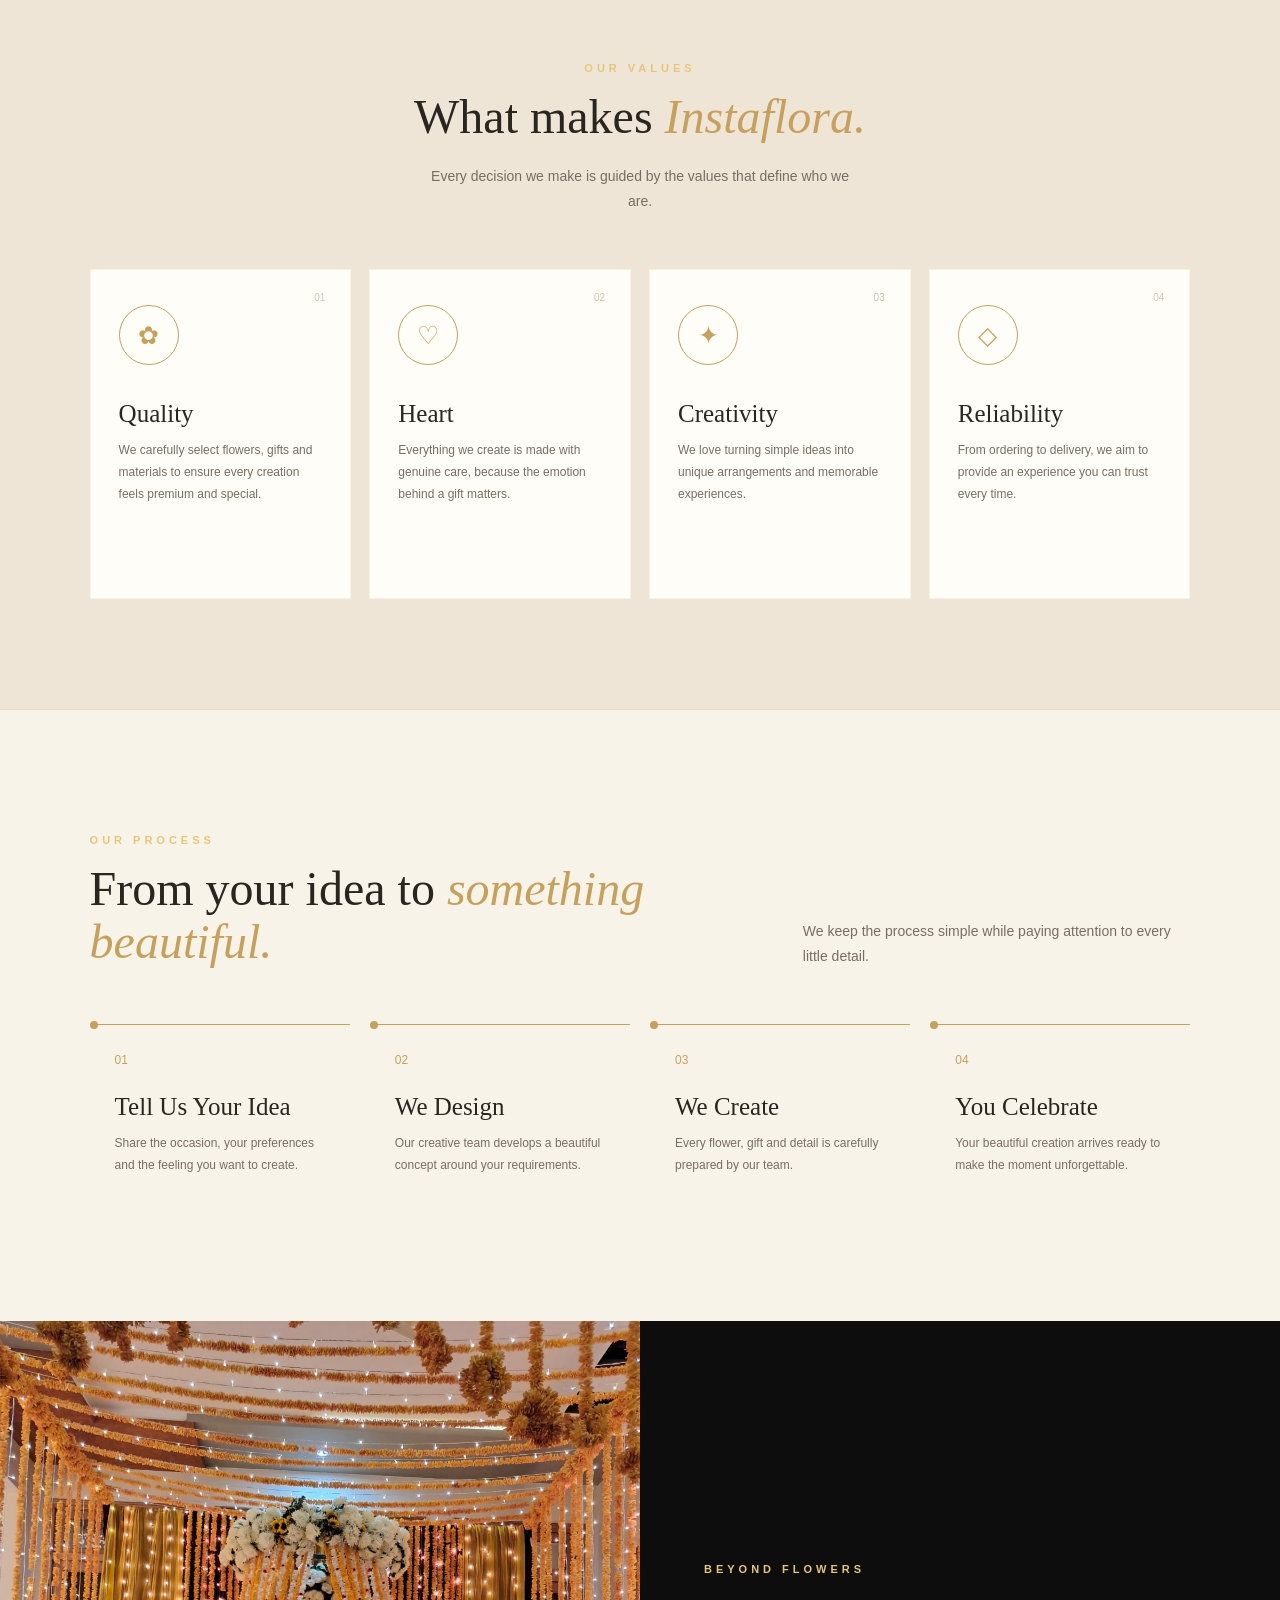
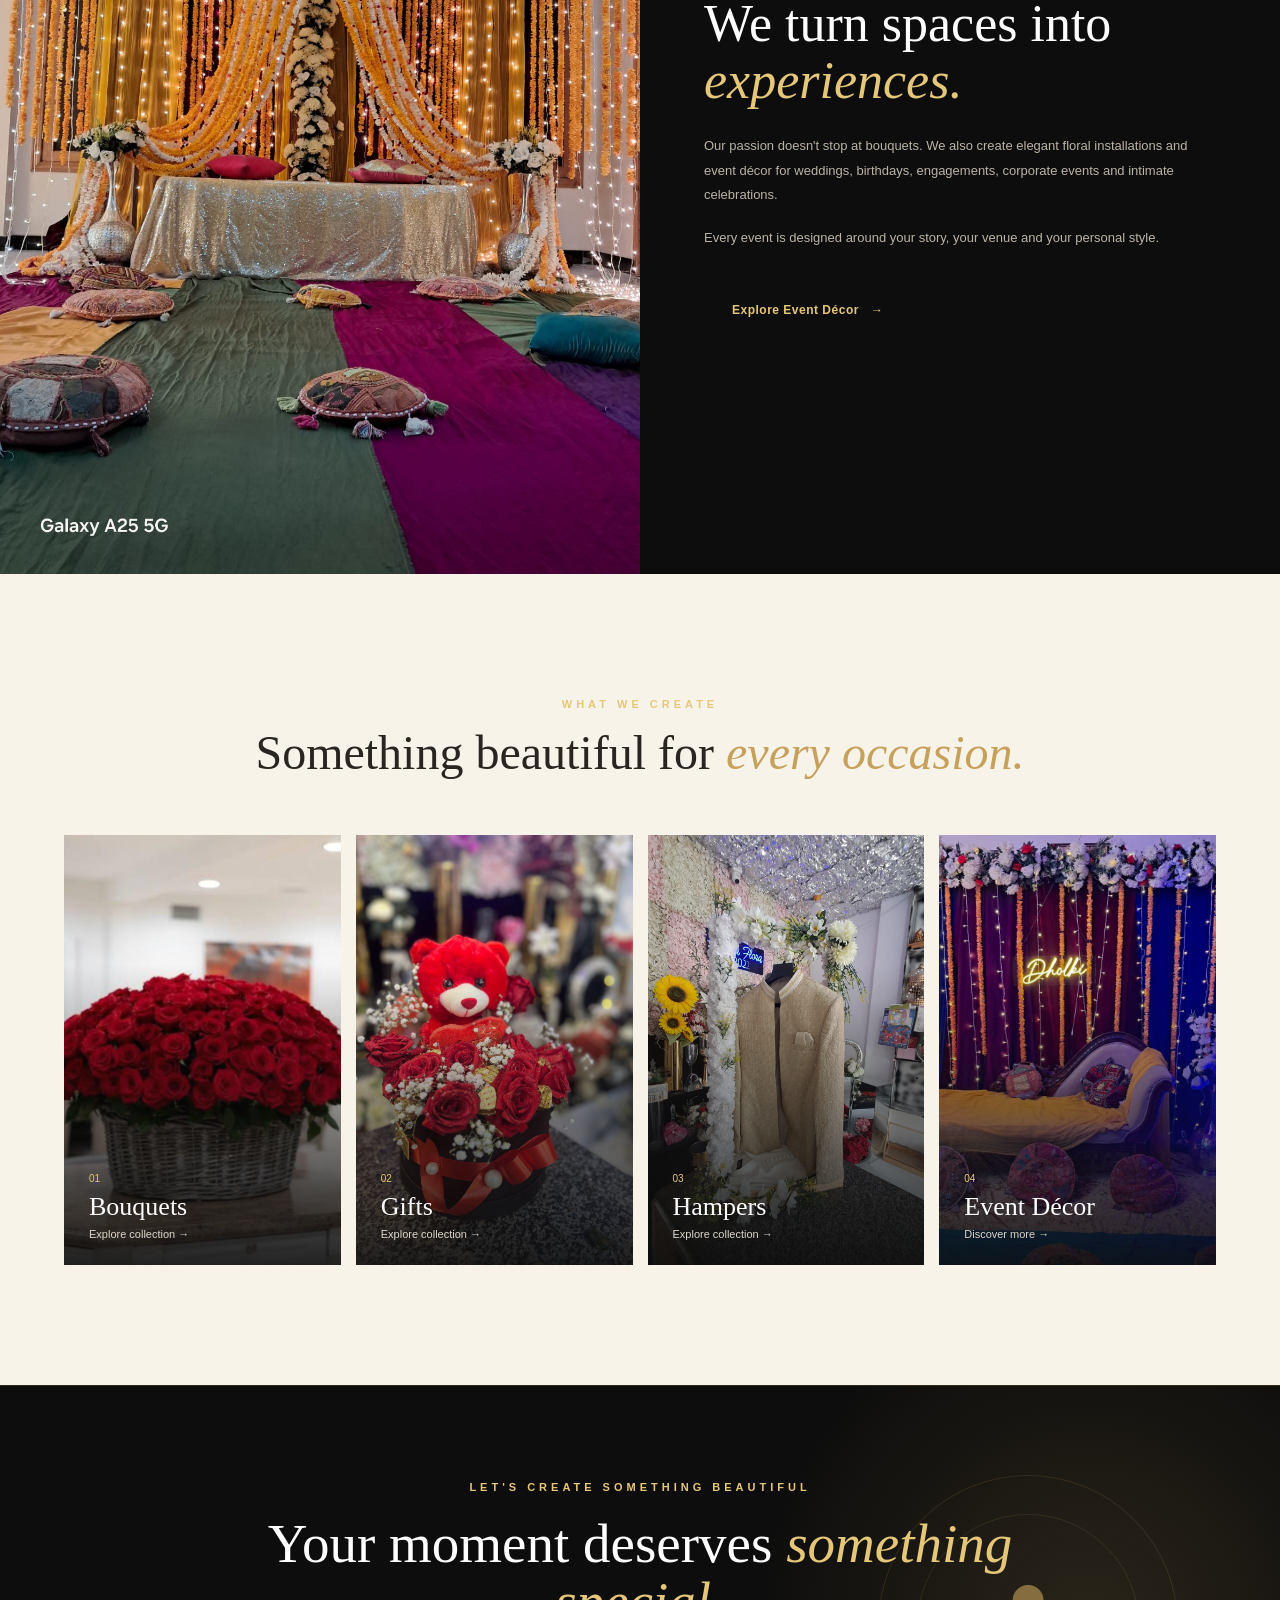
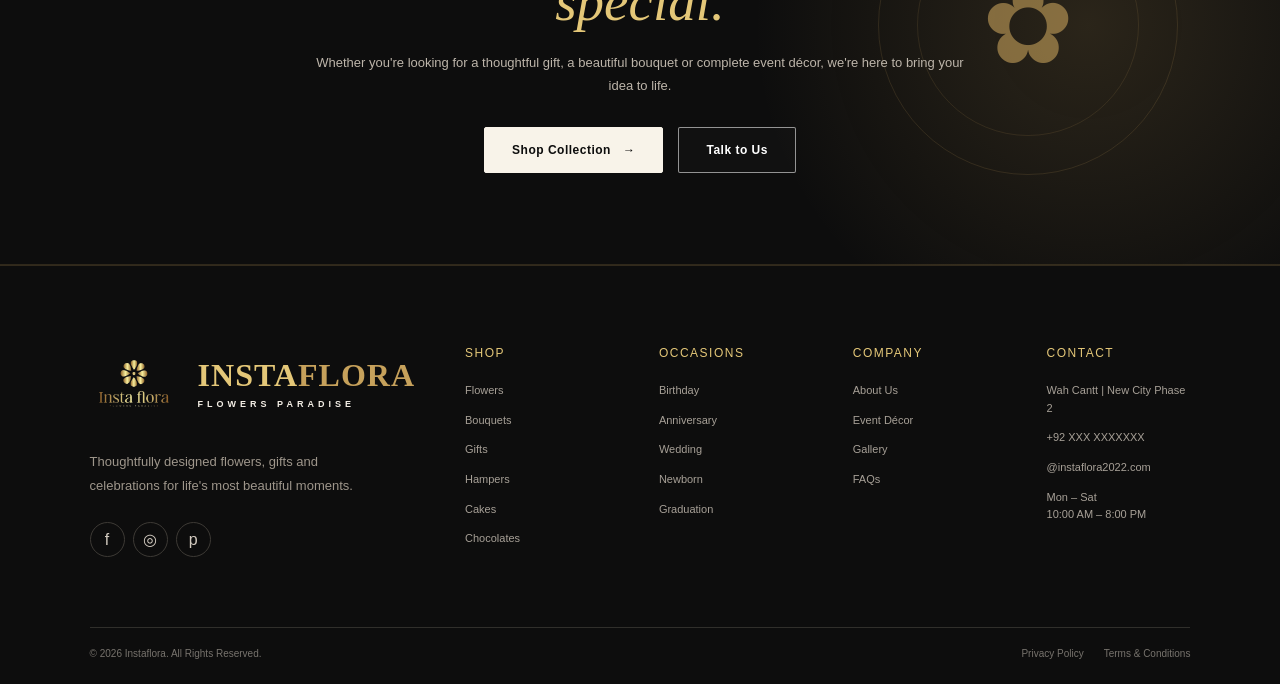
<file: about.html>
<!DOCTYPE html>
<html lang="en">

<head>

    <meta charset="UTF-8">
    <meta name="viewport" content="width=device-width, initial-scale=1.0">

    <title>About Us | Instaflora</title>

    <meta
        name="description"
        content="Discover the story, vision and passion behind Instaflora. We create beautiful flowers, gifts and unforgettable celebrations."
    >

    <link rel="stylesheet" href="about.css">

</head>


<body>


<!-- =====================================================
     NAVBAR
===================================================== -->

<header class="navbar" id="navbar">

    <div class="nav-container">


        <!-- BRAND -->

        <a href="index.html" class="brand">

            <img
                src="Logoinstaflora-removebg-preview.png"
                alt="Instaflora Logo"
            >

            <div class="brand-text">

                <span>INSTA</span>FLORA

                <small>
                    FLOWERS PARADISE
                </small>

            </div>

        </a>


        <!-- NAVIGATION -->

        <nav class="nav-menu" id="navMenu">

            <a href="index.html">
                Home
            </a>

            <a href="shop.html">
                Shop
            </a>

            <a href="occasions.html">
                Occasions
            </a>

            <a href="bestsellers.html">
                Best Sellers
            </a>

            <a href="events.html">
                Event Décor
            </a>

            <a href="gallery.html">
                Gallery
            </a>

            <a href="about.html" class="active">
                About
            </a>

            <a href="#contact">
                Contact
            </a>
             <a href="#" id="accountBtn"class="mobile-account"
                id="mobileAccountBtn"  >
    Login/Register
</a>

            <!-- MOBILE ACTIONS -->

            <div class="mobile-nav-actions">

                <button
                    class="nav-icon"
                    id="mobileSearchBtn"
                    title="Search"
                >
                    ⌕
                </button>

                <button
                    class="nav-icon"
                    id="mobileWishlistBtn"
                    title="Wishlist"
                >
                    ♡
                </button>

                <button
                    class="nav-icon"
                    id="mobileCartBtn"
                    title="Shopping Cart"
                >
                    🛒

                    <span class="cart-count">
                        0
                    </span>

                </button>

            </div>


            <!-- NAV ACTIONS -->

            <div class="nav-actions">

                <button
                    class="nav-icon"
                    id="searchBtn"
                    title="Search"
                >
                    ⌕
                </button>

                <button
                    class="nav-icon"
                    id="wishlistBtn"
                    title="Wishlist"
                >
                    ♡
                </button>

                <button
                    class="nav-icon cart-button"
                    id="cartBtn"
                    title="Shopping Cart"
                >

                    🛒

                    <span class="cart-count">
                        0
                    </span>

                </button>

                

            </div>

        </nav>


        <!-- MOBILE MENU -->

        <button
            class="menu-toggle"
            id="menuToggle"
            aria-label="Open Menu"
        >
            ☰
        </button>

    </div>

</header>



<!-- =====================================================
     SEARCH OVERLAY
===================================================== -->

<div
    class="search-overlay"
    id="searchOverlay"
>

    <div class="search-box">

        <button
            class="search-close"
            id="searchClose"
        >
            ×
        </button>

        <span>
            SEARCH INSTAFLORA
        </span>

        <div class="search-input">

            <input
                type="text"
                id="searchInput"
                placeholder="Search flowers, gifts, bouquets..."
            >

            <button id="searchSubmit">
                →
            </button>

        </div>

    </div>

</div>



<!-- =====================================================
     LOGIN / REGISTER MODAL
===================================================== -->

<div
    class="account-modal"
    id="accountModal"
>

    <div class="account-modal-box">


        <button
            class="account-close"
            id="accountClose"
        >
            ×
        </button>


        <img
            src="Logoinstaflora-removebg-preview.png"
            alt="Instaflora"
            class="account-modal-logo"
        >


        <h2>
            Welcome to Instaflora
        </h2>

        <p class="account-modal-subtitle">
            Login or create your account
        </p>


        <!-- TABS -->

        <div class="account-tabs">

            <button
                class="account-tab active"
                id="loginTab"
            >
                Login
            </button>

            <button
                class="account-tab"
                id="registerTab"
            >
                Register
            </button>

        </div>


        <!-- LOGIN -->

        <form
            class="account-form active"
            id="loginForm"
        >

            <input
                type="email"
                placeholder="Email Address"
                required
            >

            <input
                type="password"
                placeholder="Password"
                required
            >

            <div class="account-options">

                <label>

                    <input type="checkbox">

                    Remember me

                </label>

                <a href="#">
                    Forgot Password?
                </a>

            </div>


            <button
                type="submit"
                class="account-submit"
            >
                Login
            </button>

        </form>


        <!-- REGISTER -->

        <form
            class="account-form"
            id="registerForm"
        >

            <input
                type="text"
                placeholder="Full Name"
                required
            >

            <input
                type="email"
                placeholder="Email Address"
                required
            >

            <input
                type="tel"
                placeholder="Phone Number"
                required
            >

            <input
                type="password"
                placeholder="Create Password"
                required
            >

            <input
                type="password"
                placeholder="Confirm Password"
                required
            >

            <button
                type="submit"
                class="account-submit"
            >
                Create Account
            </button>

        </form>

    </div>

</div>



<!-- =====================================================
     ABOUT HERO
===================================================== -->

<main>


<section class="about-hero">

    <div class="about-hero-overlay"></div>

    <div class="about-hero-content">

        <span class="eyebrow">
            WELCOME TO INSTAFLORA
        </span>

        <h1>
            More than flowers.
            <span>
                We create feelings.
            </span>
        </h1>

        <p>
            Thoughtfully designed flowers, gifts and celebrations
            created to turn life's special moments into beautiful
            memories.
        </p>

        <div class="hero-buttons">

            <a
                href="#story"
                class="btn btn-primary"
            >
                Discover Our Story
                <span>→</span>
            </a>

            <a
                href="shop.html"
                class="btn btn-outline"
            >
                Explore Collection
            </a>

        </div>

    </div>


    <div class="hero-scroll">

        <span>
            SCROLL TO EXPLORE
        </span>

        <div></div>

    </div>

</section>



<!-- =====================================================
     INTRO
===================================================== -->

<section class="intro-section">

    <div class="intro-heading">

        <span class="section-label">
            WHO WE ARE
        </span>

        <h2>
            Beauty begins with
            <em>
                intention.
            </em>
        </h2>

    </div>


    <div class="intro-content">

        <p>
            Instaflora is a floral and gifting brand built around
            one simple idea: every meaningful moment deserves
            beautiful details.
        </p>

        <p>
            From a single bouquet sent with love to an entire
            wedding transformed with flowers, we carefully design
            every experience with creativity, elegance and care.
        </p>

        <p>
            Our collection brings together fresh flowers,
            luxurious bouquets, thoughtful gifts, hampers,
            chocolates, cakes and event décor — all created to
            help you express what words sometimes cannot.
        </p>

    </div>

</section>



<!-- =====================================================
     STORY
===================================================== -->

<section
    class="story-section"
    id="story"
>

    <div class="story-image">

        <div class="story-image-main">

            <img
                src="17.jpeg"
                alt="Beautiful Instaflora flowers"
            >

        </div>


        <div class="story-badge">

            <strong>
                10+
            </strong>

            <span>
                Years of<br>
                beautiful moments
            </span>

        </div>

    </div>


    <div class="story-content">

        <span class="section-label">
            OUR STORY
        </span>

        <h2>
            Born from a love
            for <em>beautiful moments.</em>
        </h2>

        <p>
            Instaflora began with a passion for flowers and a
            desire to make celebrations feel more personal,
            meaningful and unforgettable.
        </p>

        <p>
            What started as a love for carefully arranged flowers
            grew into a complete gifting and event styling
            experience.
        </p>

        <p>
            Today, we continue to create every arrangement with
            the same attention to detail that inspired us from
            the beginning.
        </p>


        <div class="story-signature">

            <span>
                With love,
            </span>

            <strong>
                Instaflora
            </strong>

        </div>

    </div>

</section>



<!-- =====================================================
     STATISTICS
===================================================== -->

<section class="stats-section">

    <div class="stats-container">


        <div class="stat-box">

            <strong
                class="counter"
                data-target="2500"
            >
                0
            </strong>

            <span>
                Happy Customers
            </span>

        </div>


        <div class="stat-box">

            <strong
                class="counter"
                data-target="150"
            >
                0
            </strong>

            <span>
                Events Styled
            </span>

        </div>


        <div class="stat-box">

            <strong
                class="counter"
                data-target="5000"
            >
                0
            </strong>

            <span>
                Flowers Delivered
            </span>

        </div>


        <div class="stat-box">

            <strong
                class="counter"
                data-target="98"
            >
                0
            </strong>

            <span>
                % Satisfaction
            </span>

        </div>

    </div>

</section>



<!-- =====================================================
     MISSION / VISION
===================================================== -->

<section class="mission-section">

    <div class="mission-image">

        <img
            src="12.jpeg"
            alt="Instaflora bouquet"
        >

    </div>


    <div class="mission-content">

        <span class="section-label">
            WHAT DRIVES US
        </span>

        <h2>
            Creating beauty with
            <em>purpose.</em>
        </h2>

        <p>
            We believe flowers are more than decoration.
            They are a language of love, appreciation,
            celebration and connection.
        </p>


        <div class="mission-cards">


            <div class="mission-card">

                <div class="mission-number">
                    01
                </div>

                <div>

                    <h3>
                        Our Mission
                    </h3>

                    <p>
                        To create beautiful floral and gifting
                        experiences that make people feel valued,
                        loved and remembered.
                    </p>

                </div>

            </div>


            <div class="mission-card">

                <div class="mission-number">
                    02
                </div>

                <div>

                    <h3>
                        Our Vision
                    </h3>

                    <p>
                        To become a trusted destination for
                        flowers, gifting and elegant celebrations,
                        known for creativity and exceptional care.
                    </p>

                </div>

            </div>

        </div>

    </div>

</section>



<!-- =====================================================
     VALUES
===================================================== -->

<section class="values-section">

    <div class="section-heading centered">

        <span class="section-label">
            OUR VALUES
        </span>

        <h2>
            What makes
            <em>
                Instaflora.
            </em>
        </h2>

        <p>
            Every decision we make is guided by the values
            that define who we are.
        </p>

    </div>


    <div class="values-grid">


        <div class="value-card">

            <span class="value-number">
                01
            </span>

            <div class="value-icon">
                ✿
            </div>

            <h3>
                Quality
            </h3>

            <p>
                We carefully select flowers, gifts and
                materials to ensure every creation feels
                premium and special.
            </p>

        </div>


        <div class="value-card">

            <span class="value-number">
                02
            </span>

            <div class="value-icon">
                ♡
            </div>

            <h3>
                Heart
            </h3>

            <p>
                Everything we create is made with genuine
                care, because the emotion behind a gift matters.
            </p>

        </div>


        <div class="value-card">

            <span class="value-number">
                03
            </span>

            <div class="value-icon">
                ✦
            </div>

            <h3>
                Creativity
            </h3>

            <p>
                We love turning simple ideas into unique
                arrangements and memorable experiences.
            </p>

        </div>


        <div class="value-card">

            <span class="value-number">
                04
            </span>

            <div class="value-icon">
                ◇
            </div>

            <h3>
                Reliability
            </h3>

            <p>
                From ordering to delivery, we aim to provide
                an experience you can trust every time.
            </p>

        </div>

    </div>

</section>



<!-- =====================================================
     HOW WE WORK
===================================================== -->

<section class="process-section">

    <div class="section-heading">

        <div>

            <span class="section-label">
                OUR PROCESS
            </span>

            <h2>
                From your idea to
                <em>
                    something beautiful.
                </em>
            </h2>

        </div>

        <p>
            We keep the process simple while paying attention
            to every little detail.
        </p>

    </div>


    <div class="process-grid">


        <div class="process-card">

            <span>
                01
            </span>

            <div class="process-line"></div>

            <h3>
                Tell Us Your Idea
            </h3>

            <p>
                Share the occasion, your preferences and
                the feeling you want to create.
            </p>

        </div>


        <div class="process-card">

            <span>
                02
            </span>

            <div class="process-line"></div>

            <h3>
                We Design
            </h3>

            <p>
                Our creative team develops a beautiful concept
                around your requirements.
            </p>

        </div>


        <div class="process-card">

            <span>
                03
            </span>

            <div class="process-line"></div>

            <h3>
                We Create
            </h3>

            <p>
                Every flower, gift and detail is carefully
                prepared by our team.
            </p>

        </div>


        <div class="process-card">

            <span>
                04
            </span>

            <div class="process-line"></div>

            <h3>
                You Celebrate
            </h3>

            <p>
                Your beautiful creation arrives ready to make
                the moment unforgettable.
            </p>

        </div>

    </div>

</section>



<!-- =====================================================
     EVENT EXPERIENCE
===================================================== -->

<section class="experience-section">

    <div class="experience-image">

        <img
            src="54.jpeg"
            alt="Instaflora Event Décor"
        >

    </div>


    <div class="experience-content">

        <span class="section-label">
            BEYOND FLOWERS
        </span>

        <h2>
            We turn spaces into
            <em>
                experiences.
            </em>
        </h2>

        <p>
            Our passion doesn't stop at bouquets. We also create
            elegant floral installations and event décor for
            weddings, birthdays, engagements, corporate events
            and intimate celebrations.
        </p>

        <p>
            Every event is designed around your story, your
            venue and your personal style.
        </p>

        <a
            href="events.html"
            class="btn btn-dark"
        >
            Explore Event Décor
            <span>→</span>
        </a>

    </div>

</section>



<!-- =====================================================
     FEATURED CATEGORIES
===================================================== -->

<section class="collection-section">

    <div class="section-heading centered">

        <span class="section-label">
            WHAT WE CREATE
        </span>

        <h2>
            Something beautiful
            for <em>every occasion.</em>
        </h2>

    </div>


    <div class="collection-grid">


        <a
            href="shop.html"
            class="collection-card"
        >

            <img
                src="4.jpeg"
                alt="Bouquets"
            >

            <div>

                <span>
                    01
                </span>

                <h3>
                    Bouquets
                </h3>

                <p>
                    Explore collection →
                </p>

            </div>

        </a>


        <a
            href="shop.html"
            class="collection-card"
        >

            <img
                src="67.jpeg"
                alt="Gifts"
            >

            <div>

                <span>
                    02
                </span>

                <h3>
                    Gifts
                </h3>

                <p>
                    Explore collection →
                </p>

            </div>

        </a>


        <a
            href="shop.html"
            class="collection-card"
        >

            <img
                src="13.jpeg"
                alt="Gift Hampers"
            >

            <div>

                <span>
                    03
                </span>

                <h3>
                    Hampers
                </h3>

                <p>
                    Explore collection →
                </p>

            </div>

        </a>


        <a
            href="events.html"
            class="collection-card"
        >

            <img
                src="56.jpeg"
                alt="Event Décor"
            >

            <div>

                <span>
                    04
                </span>

                <h3>
                    Event Décor
                </h3>

                <p>
                    Discover more →
                </p>

            </div>

        </a>

    </div>

</section>



<!-- =====================================================
     CTA
===================================================== -->

<section class="about-cta">

    <div class="cta-decoration">

        <span>✿</span>

    </div>


    <div class="cta-content">

        <span class="section-label">
            LET'S CREATE SOMETHING BEAUTIFUL
        </span>

        <h2>
            Your moment deserves
            <em>
                something special.
            </em>
        </h2>

        <p>
            Whether you're looking for a thoughtful gift,
            a beautiful bouquet or complete event décor,
            we're here to bring your idea to life.
        </p>


        <div class="cta-buttons">

            <a
                href="shop.html"
                class="btn btn-light"
            >
                Shop Collection
                <span>→</span>
            </a>

            <a
                href="contact.html"
                class="btn btn-outline"
            >
                Talk to Us
            </a>

        </div>

    </div>

</section>


</main>



<!-- =====================================================
     FOOTER
===================================================== -->

<footer id="contact">

    <div class="footer-main">


        <!-- BRAND -->

        <div class="footer-brand">

            <a
                href="index.html"
                class="brand footer-logo"
            >

                <img
                    src="Logoinstaflora-removebg-preview.png"
                    alt="Instaflora Logo"
                    class="brand-logo"
                >

                <div class="brand-text">

                    <span>INSTA</span>FLORA

                    <small>
                        FLOWERS PARADISE
                    </small>

                </div>

            </a>


            <p>
                Thoughtfully designed flowers, gifts and
                celebrations for life's most beautiful moments.
            </p>


            <div class="social-links">

                <a href="#">
                    f
                </a>

                <a href="#">
                    ◎
                </a>

                <a href="#">
                    p
                </a>

            </div>

        </div>


        <!-- SHOP -->

        <div class="footer-column">

            <h4>
                Shop
            </h4>

            <a href="shop.html">
                Flowers
            </a>

            <a href="shop.html">
                Bouquets
            </a>

            <a href="shop.html">
                Gifts
            </a>

            <a href="shop.html">
                Hampers
            </a>

            <a href="shop.html">
                Cakes
            </a>

            <a href="shop.html">
                Chocolates
            </a>

        </div>


        <!-- OCCASIONS -->

        <div class="footer-column">

            <h4>
                Occasions
            </h4>

            <a href="occasions.html">
                Birthday
            </a>

            <a href="occasions.html">
                Anniversary
            </a>

            <a href="occasions.html">
                Wedding
            </a>

            <a href="occasions.html">
                Newborn
            </a>

            <a href="occasions.html">
                Graduation
            </a>

        </div>


        <!-- COMPANY -->

        <div class="footer-column">

            <h4>
                Company
            </h4>

            <a href="about.html">
                About Us
            </a>

            <a href="events.html">
                Event Décor
            </a>

            <a href="gallery.html">
                Gallery
            </a>

            <a href="faqs.html">
                FAQs
            </a>

        

        </div>


        <!-- CONTACT -->

        <div class="footer-column">

            <h4>
                Contact
            </h4>

            <p>
                Wah Cantt | New City Phase 2
            </p>

            <p>
                +92 XXX XXXXXXX
            </p>

            <p>
                @instaflora2022.com
            </p>

            <p>
                Mon – Sat<br>
                10:00 AM – 8:00 PM
            </p>

        </div>

    </div>


    <!-- FOOTER BOTTOM -->

    <div class="footer-bottom">

        <span>
            © 2026 Instaflora. All Rights Reserved.
        </span>

        <div>

            <a href="privacy.html">
                Privacy Policy
            </a>

            <a href="terms.html">
                Terms & Conditions
            </a>

        </div>

    </div>

</footer>



<!-- =====================================================
     BACK TO TOP
===================================================== -->

<button
    class="back-top"
    id="backTop"
>
    ↑
</button>



<script src="about.js"></script>

</body>

</html>
</file>
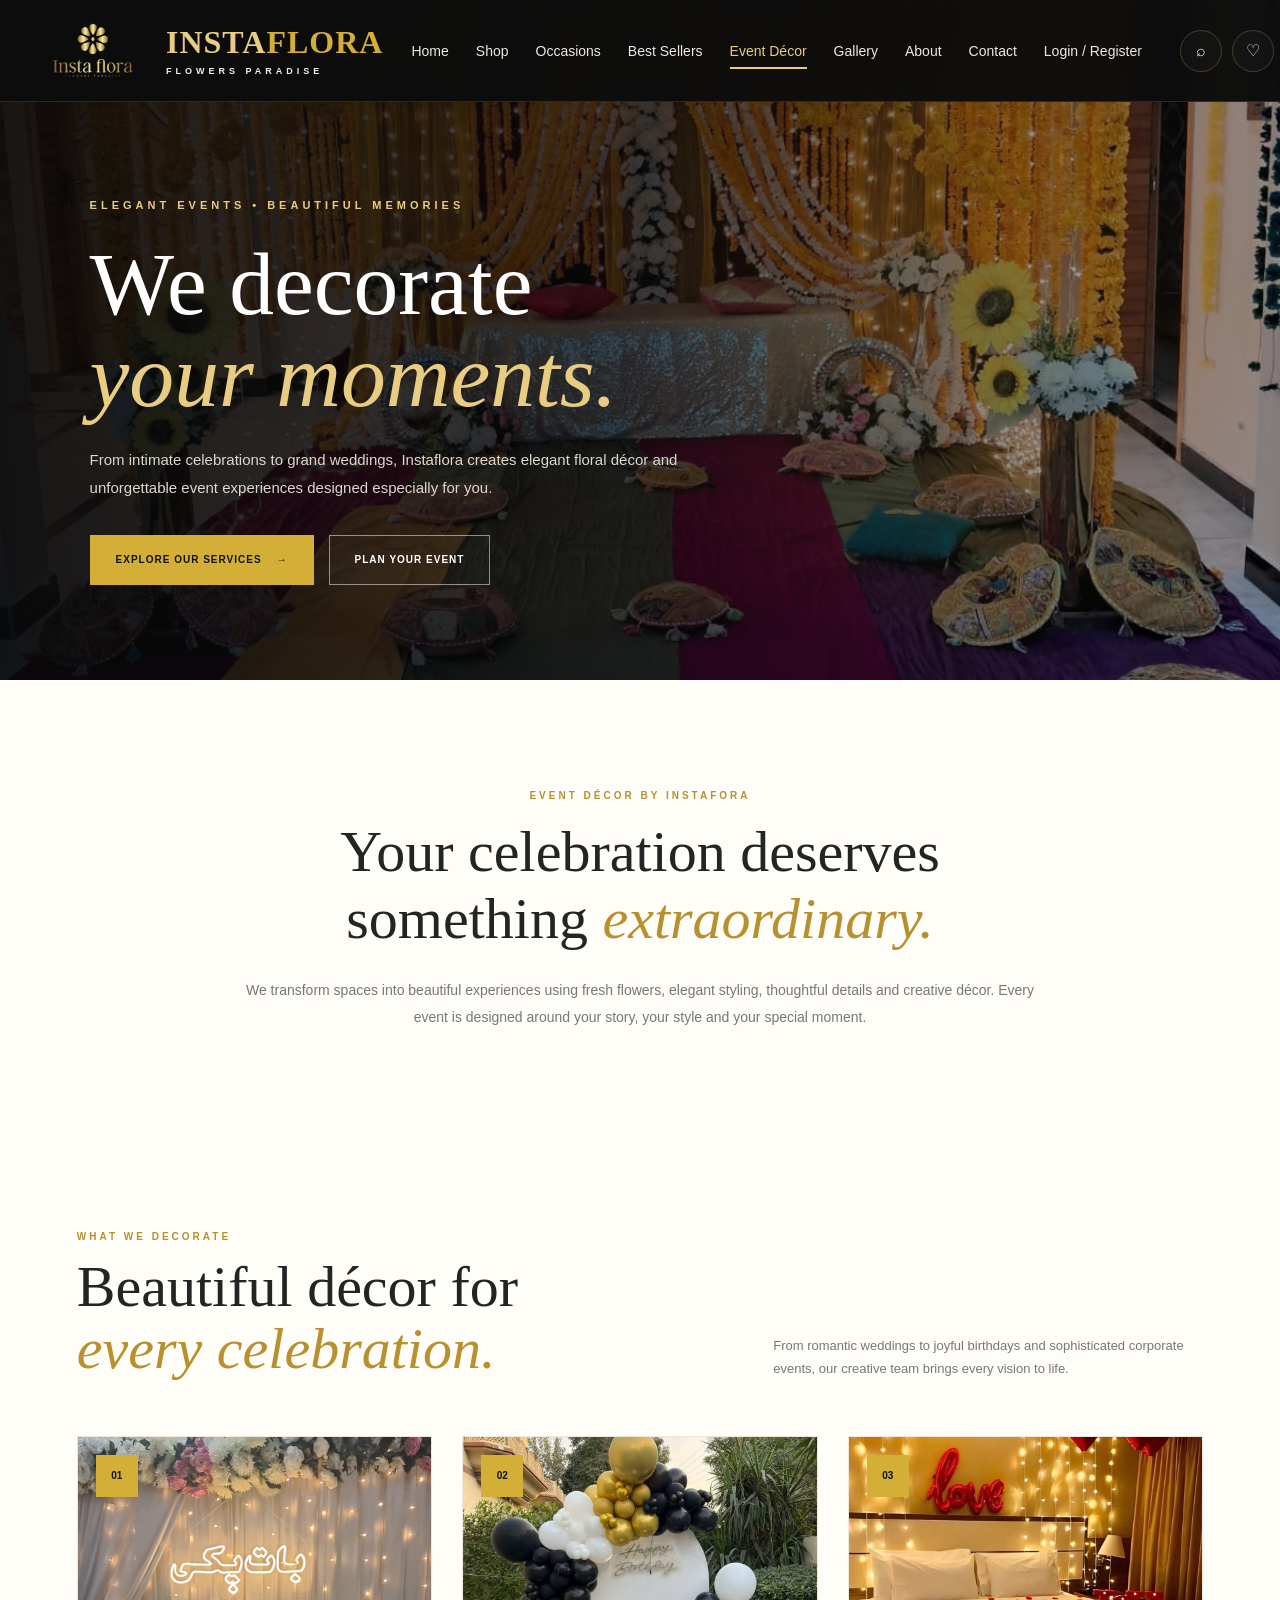
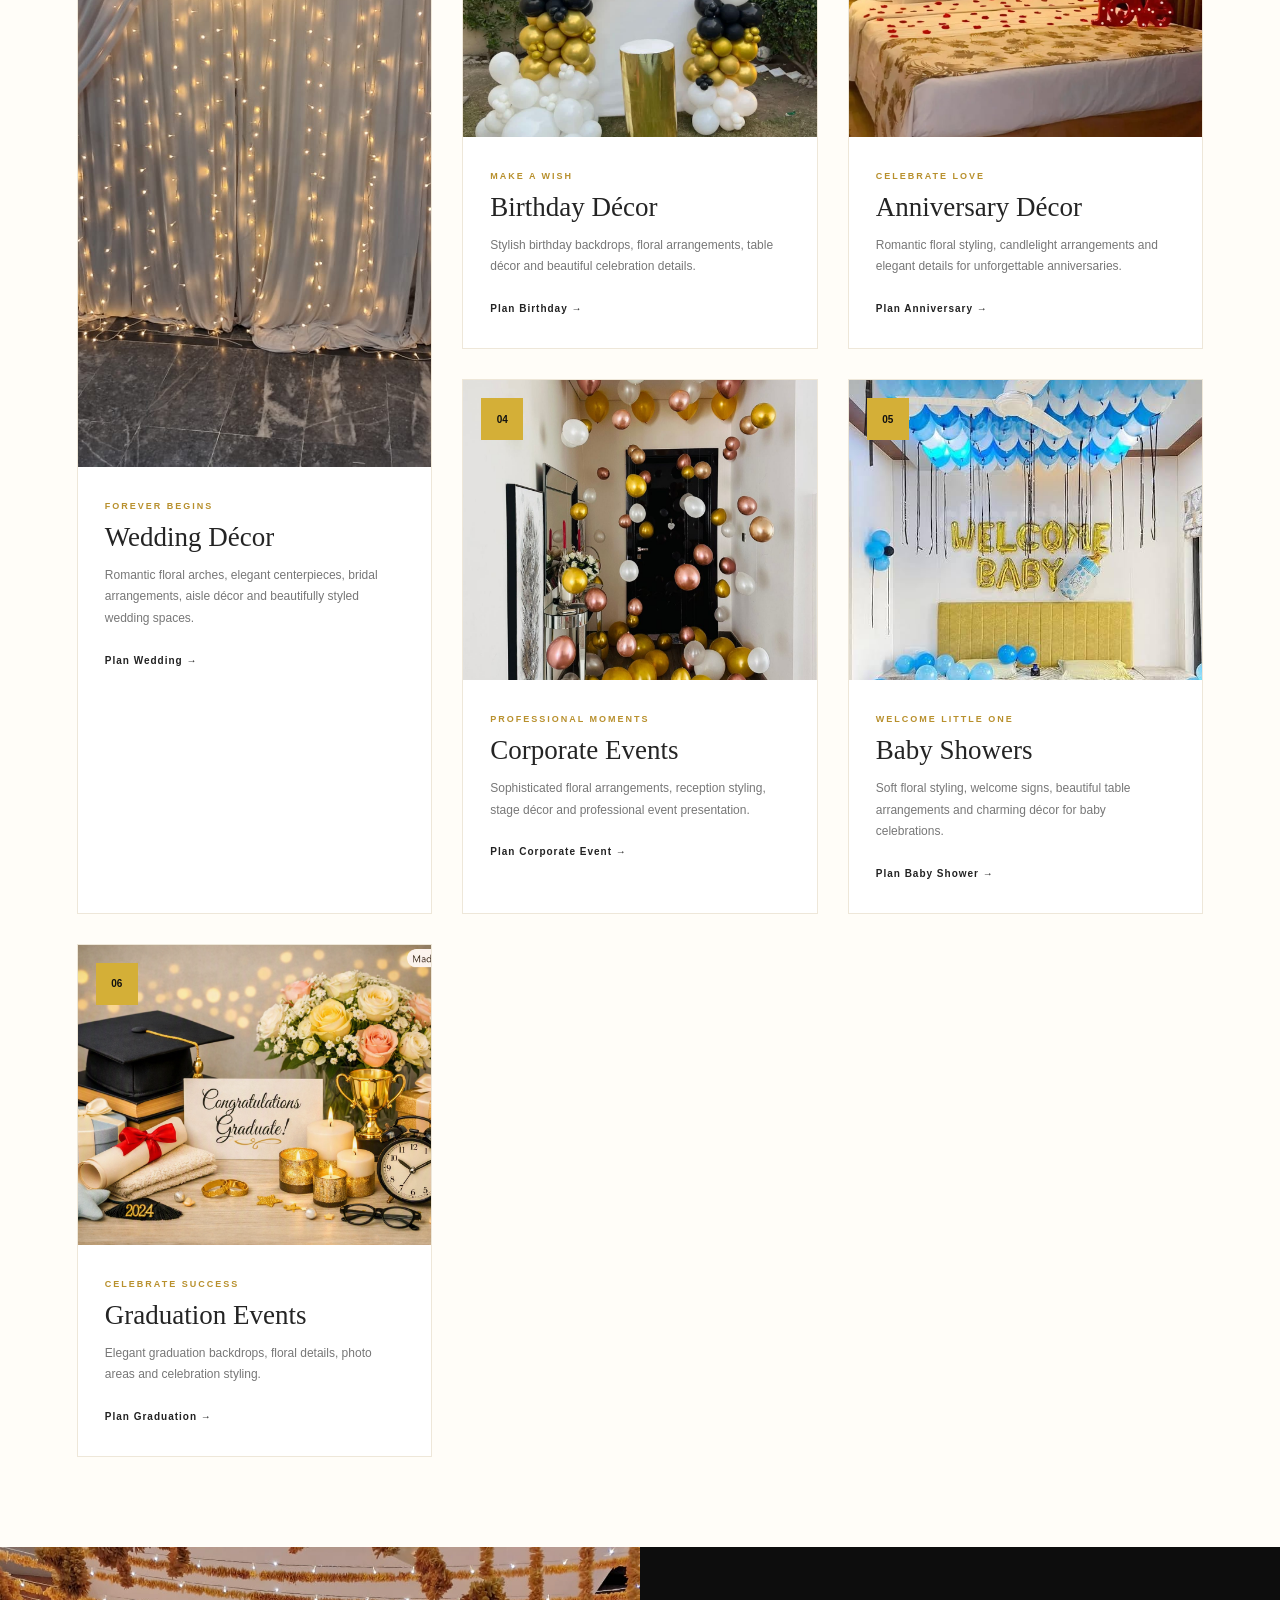
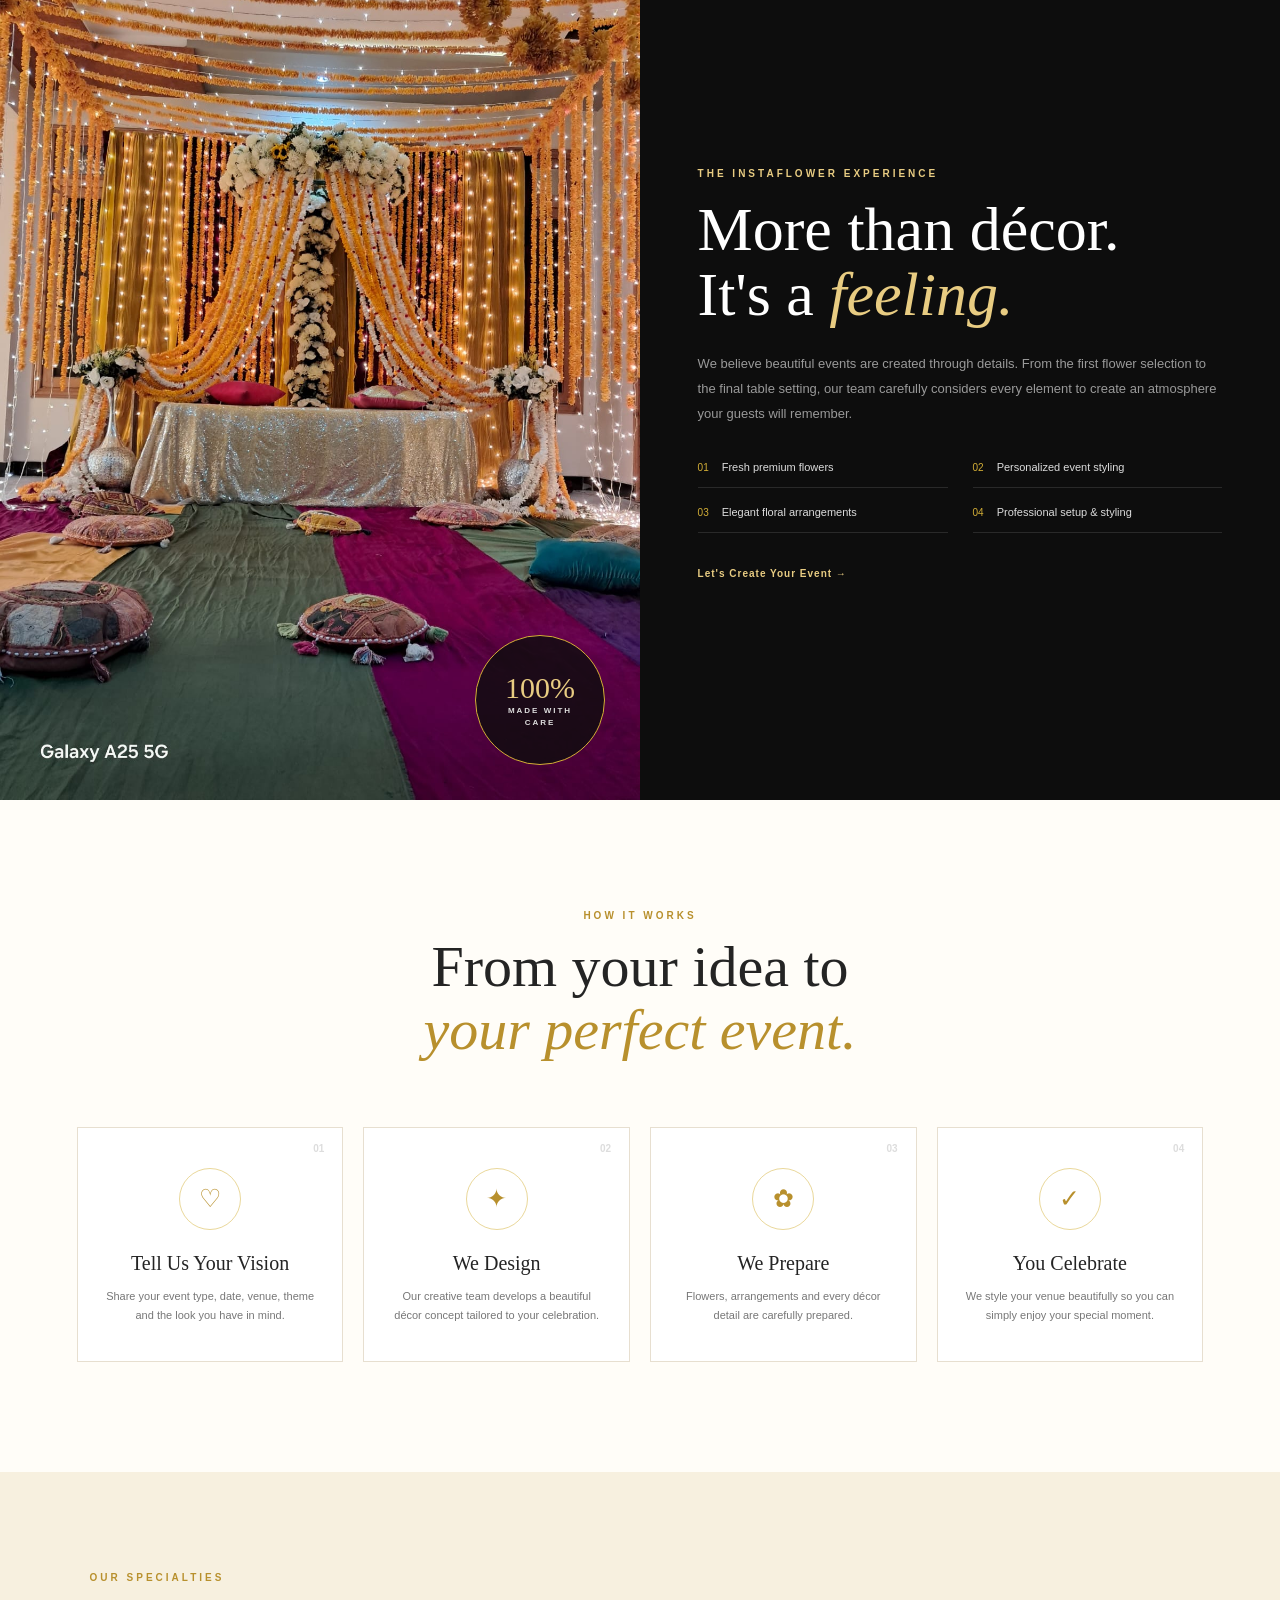
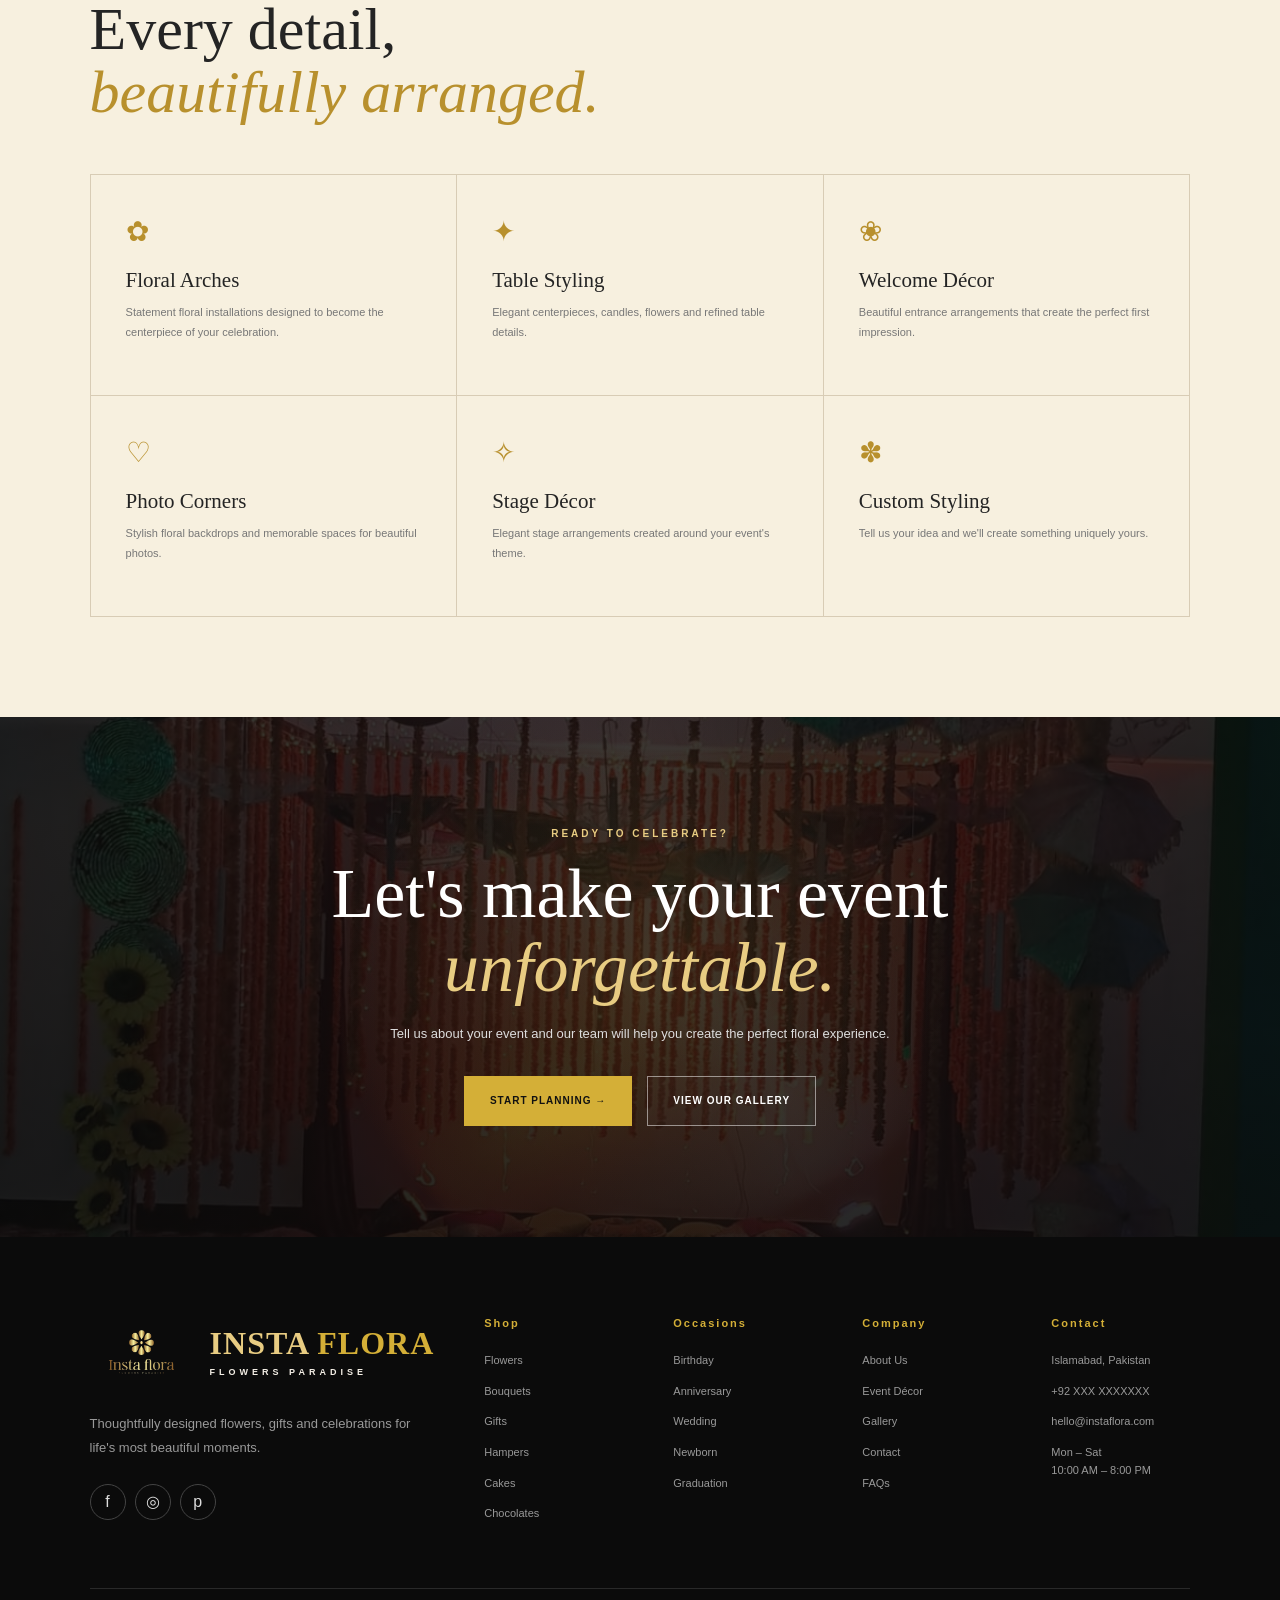
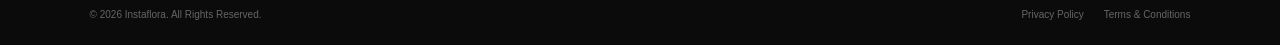
<file: events.html>
<!DOCTYPE html>
<html lang="en">

<head>

    <meta charset="UTF-8">

    <meta name="viewport"
          content="width=device-width, initial-scale=1.0">

    <title>Event Décor | Instaflora - Flower Paradise</title>

    <meta name="description"
          content="Elegant wedding, birthday, corporate and special event décor by Instaflora Flower Paradise.">

    <link rel="stylesheet"
          href="events.css">

</head>

<body>


<!-- =====================================================
     NAVBAR
===================================================== -->

<header class="navbar" id="navbar">

    <div class="nav-container">


        <!-- BRAND -->

        <a href="index.html"
           class="brand">

            <img src="Logoinstaflora-removebg-preview.png"
                 alt="Instaflora Logo">

            <div class="brand-text">

                <span>INSTA</span>FLORA

                <small>
                    FLOWERS PARADISE
                </small>

            </div>

        </a>


        <!-- =================================================
             NAVIGATION MENU
        ================================================== -->

        <nav class="nav-menu"
             id="navMenu">

            <a href="index.html">
                Home
            </a>

            <a href="shop.html">
                Shop
            </a>

            <a href="occasions.html">
                Occasions
            </a>

            <a href="bestsellers.html">
                Best Sellers
            </a>

            <a href="events.html"
               class="active">
                Event Décor
            </a>

            <a href="gallery.html">
                Gallery
            </a>

            <a href="about.html">
                About
            </a>

            <a href="#contact">
                Contact
            </a>


            <!-- MOBILE ACTIONS -->

            <div class="mobile-nav-actions">

                <button class="nav-icon"
                        id="mobileSearchBtn"
                        title="Search">

                    ⌕

                </button>


                <button class="nav-icon"
                        id="mobileWishlistBtn"
                        title="Wishlist">

                    ♡

                </button>


                <button class="nav-icon cart-button"
                        id="mobileCartBtn"
                        title="Shopping Cart">

                    🛒

                    <span class="cart-count">
                        0
                    </span>

                </button>

            </div>


            <!-- MOBILE ACCOUNT -->

            <a href="#"
               class="mobile-account"
               id="mobileAccountBtn">

                Login / Register

            </a>

        </nav>


        <!-- =================================================
             DESKTOP NAV ACTIONS
        ================================================== -->

        <div class="nav-actions">


            <button class="nav-icon"
                    id="searchBtn"
                    title="Search">

                ⌕

            </button>


            <button class="nav-icon"
                    id="desktopWishlistBtn"
                    title="Wishlist">

                ♡

            </button>


            <button class="nav-icon cart-button"
                    id="desktopCartBtn"
                    title="Shopping Cart">

                🛒

                <span class="cart-count">
                    0
                </span>

            </button>


            <!-- HAMBURGER -->

            <button class="menu-toggle"
                    id="menuToggle"
                    aria-label="Open Menu">

                ☰

            </button>

        </div>

    </div>

</header>



<!-- =====================================================
     SEARCH OVERLAY
===================================================== -->

<div class="search-overlay"
     id="searchOverlay">

    <div class="search-box">

        <button class="search-close"
                id="searchClose">

            ×

        </button>


        <span>
            SEARCH INSTALORA
        </span>


        <div class="search-input">

            <input type="text"
                   id="searchInput"
                   placeholder="Search flowers, gifts, events...">


            <button id="searchSubmit">
                →
            </button>

        </div>

    </div>

</div>



<!-- =====================================================
     ACCOUNT MODAL
===================================================== -->

<div class="account-modal"
     id="accountModal">

    <div class="account-modal-box">


        <button class="account-close"
                id="accountClose">

            ×

        </button>


        <img src="Logoinstaflora-removebg-preview.png"
             alt="Instaflora"
             class="account-modal-logo">


        <h2>
            Welcome to Instaflora
        </h2>


        <p class="account-modal-subtitle">
            Login or create your account
        </p>


        <!-- TABS -->

        <div class="account-tabs">

            <button class="account-tab active"
                    id="loginTab">

                Login

            </button>


            <button class="account-tab"
                    id="registerTab">

                Register

            </button>

        </div>


        <!-- LOGIN -->

        <form class="account-form active"
              id="loginForm">

            <input type="email"
                   placeholder="Email Address"
                   required>


            <input type="password"
                   placeholder="Password"
                   required>


            <div class="account-options">

                <label>

                    <input type="checkbox">

                    Remember me

                </label>


                <a href="#">
                    Forgot Password?
                </a>

            </div>


            <button type="submit"
                    class="account-submit">

                Login

            </button>

        </form>


        <!-- REGISTER -->

        <form class="account-form"
              id="registerForm">

            <input type="text"
                   placeholder="Full Name"
                   required>


            <input type="email"
                   placeholder="Email Address"
                   required>


            <input type="tel"
                   placeholder="Phone Number"
                   required>


            <input type="password"
                   placeholder="Create Password"
                   required>


            <input type="password"
                   placeholder="Confirm Password"
                   required>


            <button type="submit"
                    class="account-submit">

                Create Account

            </button>

        </form>

    </div>

</div>



<!-- =====================================================
     MAIN
===================================================== -->

<main>


<!-- =====================================================
     HERO
===================================================== -->

<section class="event-hero">


    <div class="hero-overlay"></div>


    <div class="hero-content">


        <span class="eyebrow">
            ELEGANT EVENTS • BEAUTIFUL MEMORIES
        </span>


        <h1>
            We decorate<br>
            <em>your moments.</em>
        </h1>


        <p>
            From intimate celebrations to grand weddings,
            Instaflora creates elegant floral décor and
            unforgettable event experiences designed
            especially for you.
        </p>


        <div class="hero-buttons">

            <a href="#eventServices"
               class="btn btn-primary">

                Explore Our Services

                <span>→</span>

            </a>


            <a href="contact.html"
               class="btn btn-outline">

                Plan Your Event

            </a>

        </div>

    </div>

</section>



<!-- =====================================================
     INTRO
===================================================== -->

<section class="intro-section">


    <span class="section-label">
        EVENT DÉCOR BY INSTAFORA
    </span>


    <h2>
        Your celebration deserves<br>
        something <em>extraordinary.</em>
    </h2>


    <p>
        We transform spaces into beautiful experiences
        using fresh flowers, elegant styling, thoughtful
        details and creative décor. Every event is designed
        around your story, your style and your special moment.
    </p>

</section>



<!-- =====================================================
     EVENT SERVICES
===================================================== -->

<section class="services-section"
         id="eventServices">


    <div class="section-heading">


        <div>

            <span class="section-label">
                WHAT WE DECORATE
            </span>


            <h2>
                Beautiful décor for<br>
                <em>every celebration.</em>
            </h2>

        </div>


        <p>
            From romantic weddings to joyful birthdays
            and sophisticated corporate events, our
            creative team brings every vision to life.
        </p>

    </div>



    <div class="services-grid">


        <!-- WEDDING -->

        <article class="service-card featured">


            <div class="service-image">

                <img src="63.jpeg"
                     alt="Wedding Event Décor">

                <span class="service-number">
                    01
                </span>

            </div>


            <div class="service-content">

                <span>
                    FOREVER BEGINS
                </span>


                <h3>
                    Wedding Décor
                </h3>


                <p>
                    Romantic floral arches, elegant
                    centerpieces, bridal arrangements,
                    aisle décor and beautifully styled
                    wedding spaces.
                </p>


                <a href="contact.html">
                    Plan Wedding →
                </a>

            </div>

        </article>



        <!-- BIRTHDAY -->

        <article class="service-card">


            <div class="service-image">

                <img src="36.jpeg"
                     alt="Birthday Event Décor">

                <span class="service-number">
                    02
                </span>

            </div>


            <div class="service-content">

                <span>
                    MAKE A WISH
                </span>


                <h3>
                    Birthday Décor
                </h3>


                <p>
                    Stylish birthday backdrops, floral
                    arrangements, table décor and
                    beautiful celebration details.
                </p>


                <a href="contact.html">
                    Plan Birthday →
                </a>

            </div>

        </article>



        <!-- ANNIVERSARY -->

        <article class="service-card">


            <div class="service-image">

                <img src="34.jpeg"
                     alt="Anniversary Event Décor">

                <span class="service-number">
                    03
                </span>

            </div>


            <div class="service-content">

                <span>
                    CELEBRATE LOVE
                </span>


                <h3>
                    Anniversary Décor
                </h3>


                <p>
                    Romantic floral styling, candlelight
                    arrangements and elegant details
                    for unforgettable anniversaries.
                </p>


                <a href="contact.html">
                    Plan Anniversary →
                </a>

            </div>

        </article>



        <!-- CORPORATE -->

        <article class="service-card">


            <div class="service-image">

                <img src="39.jpeg"
                     alt="Corporate Event Décor">

                <span class="service-number">
                    04
                </span>

            </div>


            <div class="service-content">

                <span>
                    PROFESSIONAL MOMENTS
                </span>


                <h3>
                    Corporate Events
                </h3>


                <p>
                    Sophisticated floral arrangements,
                    reception styling, stage décor and
                    professional event presentation.
                </p>


                <a href="contact.html">
                    Plan Corporate Event →
                </a>

            </div>

        </article>



        <!-- BABY EVENTS -->

        <article class="service-card">


            <div class="service-image">

                <img src="32.jpeg"
                     alt="Baby Shower Event Décor">

                <span class="service-number">
                    05
                </span>

            </div>


            <div class="service-content">

                <span>
                    WELCOME LITTLE ONE
                </span>


                <h3>
                    Baby Showers
                </h3>


                <p>
                    Soft floral styling, welcome signs,
                    beautiful table arrangements and
                    charming décor for baby celebrations.
                </p>


                <a href="contact.html">
                    Plan Baby Shower →
                </a>

            </div>

        </article>



        <!-- GRADUATION -->

        <article class="service-card">


            <div class="service-image">

                <img src="gradu.png"
                     alt="Graduation Event Décor">

                <span class="service-number">
                    06
                </span>

            </div>


            <div class="service-content">

                <span>
                    CELEBRATE SUCCESS
                </span>


                <h3>
                    Graduation Events
                </h3>


                <p>
                    Elegant graduation backdrops,
                    floral details, photo areas and
                    celebration styling.
                </p>


                <a href="contact.html">
                    Plan Graduation →
                </a>

            </div>

        </article>

    </div>

</section>



<!-- =====================================================
     FEATURED EXPERIENCE
===================================================== -->

<section class="experience-section">


    <div class="experience-image">

        <img src="54.jpeg"
             alt="Luxury Floral Event">


        <div class="experience-badge">

            <strong>
                100%
            </strong>

            <span>
                MADE WITH<br>
                CARE
            </span>

        </div>

    </div>


    <div class="experience-content">


        <span class="section-label">
            THE INSTAFLOWER EXPERIENCE
        </span>


        <h2>
            More than décor.<br>
            It's a <em>feeling.</em>
        </h2>


        <p>
            We believe beautiful events are created through
            details. From the first flower selection to the
            final table setting, our team carefully considers
            every element to create an atmosphere your guests
            will remember.
        </p>


        <div class="experience-list">


            <div>

                <span>
                    01
                </span>

                <p>
                    Fresh premium flowers
                </p>

            </div>


            <div>

                <span>
                    02
                </span>

                <p>
                    Personalized event styling
                </p>

            </div>


            <div>

                <span>
                    03
                </span>

                <p>
                    Elegant floral arrangements
                </p>

            </div>


            <div>

                <span>
                    04
                </span>

                <p>
                    Professional setup & styling
                </p>

            </div>

        </div>


        <a href="contact.html"
           class="text-link">

            Let's Create Your Event →

        </a>

    </div>

</section>



<!-- =====================================================
     PROCESS
===================================================== -->

<section class="process-section">


    <div class="section-heading centered">


        <span class="section-label">
            HOW IT WORKS
        </span>


        <h2>
            From your idea to<br>
            <em>your perfect event.</em>
        </h2>

    </div>


    <div class="process-grid">


        <div class="process-item">

            <span class="process-number">
                01
            </span>


            <div class="process-icon">
                ♡
            </div>


            <h3>
                Tell Us Your Vision
            </h3>


            <p>
                Share your event type, date, venue,
                theme and the look you have in mind.
            </p>

        </div>



        <div class="process-item">

            <span class="process-number">
                02
            </span>


            <div class="process-icon">
                ✦
            </div>


            <h3>
                We Design
            </h3>


            <p>
                Our creative team develops a beautiful
                décor concept tailored to your celebration.
            </p>

        </div>



        <div class="process-item">

            <span class="process-number">
                03
            </span>


            <div class="process-icon">
                ✿
            </div>


            <h3>
                We Prepare
            </h3>


            <p>
                Flowers, arrangements and every décor
                detail are carefully prepared.
            </p>

        </div>



        <div class="process-item">

            <span class="process-number">
                04
            </span>


            <div class="process-icon">
                ✓
            </div>


            <h3>
                You Celebrate
            </h3>


            <p>
                We style your venue beautifully so you
                can simply enjoy your special moment.
            </p>

        </div>

    </div>

</section>



<!-- =====================================================
     DECOR DETAILS
===================================================== -->

<section class="details-section">


    <div class="details-heading">

        <span class="section-label">
            OUR SPECIALTIES
        </span>


        <h2>
            Every detail,<br>
            <em>beautifully arranged.</em>
        </h2>

    </div>


    <div class="details-grid">


        <div class="detail-card">

            <span>✿</span>

            <h3>
                Floral Arches
            </h3>

            <p>
                Statement floral installations
                designed to become the centerpiece
                of your celebration.
            </p>

        </div>


        <div class="detail-card">

            <span>✦</span>

            <h3>
                Table Styling
            </h3>

            <p>
                Elegant centerpieces, candles,
                flowers and refined table details.
            </p>

        </div>


        <div class="detail-card">

            <span>❀</span>

            <h3>
                Welcome Décor
            </h3>

            <p>
                Beautiful entrance arrangements
                that create the perfect first impression.
            </p>

        </div>


        <div class="detail-card">

            <span>♡</span>

            <h3>
                Photo Corners
            </h3>

            <p>
                Stylish floral backdrops and
                memorable spaces for beautiful photos.
            </p>

        </div>


        <div class="detail-card">

            <span>✧</span>

            <h3>
                Stage Décor
            </h3>

            <p>
                Elegant stage arrangements created
                around your event's theme.
            </p>

        </div>


        <div class="detail-card">

            <span>✽</span>

            <h3>
                Custom Styling
            </h3>

            <p>
                Tell us your idea and we'll create
                something uniquely yours.
            </p>

        </div>

    </div>

</section>



<!-- =====================================================
     CTA
===================================================== -->

<section class="event-cta">


    <div class="cta-overlay"></div>


    <div class="cta-content">


        <span class="section-label">
            READY TO CELEBRATE?
        </span>


        <h2>
            Let's make your event<br>
            <em>unforgettable.</em>
        </h2>


        <p>
            Tell us about your event and our team
            will help you create the perfect floral
            experience.
        </p>


        <div class="cta-buttons">

            <a href="#contact"
               class="btn btn-primary">

                Start Planning →

            </a>


            <a href="gallery.html"
               class="btn btn-outline">

                View Our Gallery

            </a>

        </div>

    </div>

</section>

</main>



<!-- =====================================================
     FOOTER
===================================================== -->

<footer id="contact">


    <div class="footer-main">


        <!-- BRAND -->

        <div class="footer-brand">


            <a href="index.html"
               class="brand footer-logo">


                <img src="Logoinstaflora-removebg-preview.png"
                     alt="Instaflora Logo">


                <div class="brand-text">

                    <span>
                        INSTA
                    </span>FLORA


                    <small>
                        FLOWERS PARADISE
                    </small>

                </div>

            </a>


            <p>
                Thoughtfully designed flowers, gifts and
                celebrations for life's most beautiful moments.
            </p>


            <div class="social-links">

                <a href="#">
                    f
                </a>

                <a href="#">
                    ◎
                </a>

                <a href="#">
                    p
                </a>

            </div>

        </div>



        <!-- SHOP -->

        <div class="footer-column">

            <h4>
                Shop
            </h4>


            <a href="shop.html">
                Flowers
            </a>

            <a href="shop.html">
                Bouquets
            </a>

            <a href="shop.html">
                Gifts
            </a>

            <a href="shop.html">
                Hampers
            </a>

            <a href="shop.html">
                Cakes
            </a>

            <a href="shop.html">
                Chocolates
            </a>

        </div>



        <!-- OCCASIONS -->

        <div class="footer-column">

            <h4>
                Occasions
            </h4>


            <a href="occasions.html">
                Birthday
            </a>

            <a href="occasions.html">
                Anniversary
            </a>

            <a href="occasions.html">
                Wedding
            </a>

            <a href="occasions.html">
                Newborn
            </a>

            <a href="occasions.html">
                Graduation
            </a>

        </div>



        <!-- COMPANY -->

        <div class="footer-column">

            <h4>
                Company
            </h4>


            <a href="about.html">
                About Us
            </a>

            <a href="events.html">
                Event Décor
            </a>

            <a href="gallery.html">
                Gallery
            </a>

            <a href="#contact">
                Contact
            </a>

            <a href="faqs.html">
                FAQs
            </a>

        </div>



        <!-- CONTACT -->

        <div class="footer-column">

            <h4>
                Contact
            </h4>


            <p>
                Islamabad, Pakistan
            </p>


            <p>
                +92 XXX XXXXXXX
            </p>


            <p>
                hello@instaflora.com
            </p>


            <p>
                Mon – Sat<br>
                10:00 AM – 8:00 PM
            </p>

        </div>

    </div>



    <div class="footer-bottom">


        <span>
            © 2026 Instaflora. All Rights Reserved.
        </span>


        <div>

            <a href="privacy.html">
                Privacy Policy
            </a>


            <a href="terms.html">
                Terms & Conditions
            </a>

        </div>

    </div>

</footer>



<!-- =====================================================
     BACK TO TOP
===================================================== -->

<button class="back-top"
        id="backTop">

    ↑

</button>



<script src="events.js"></script>

</body>
</html>
</file>
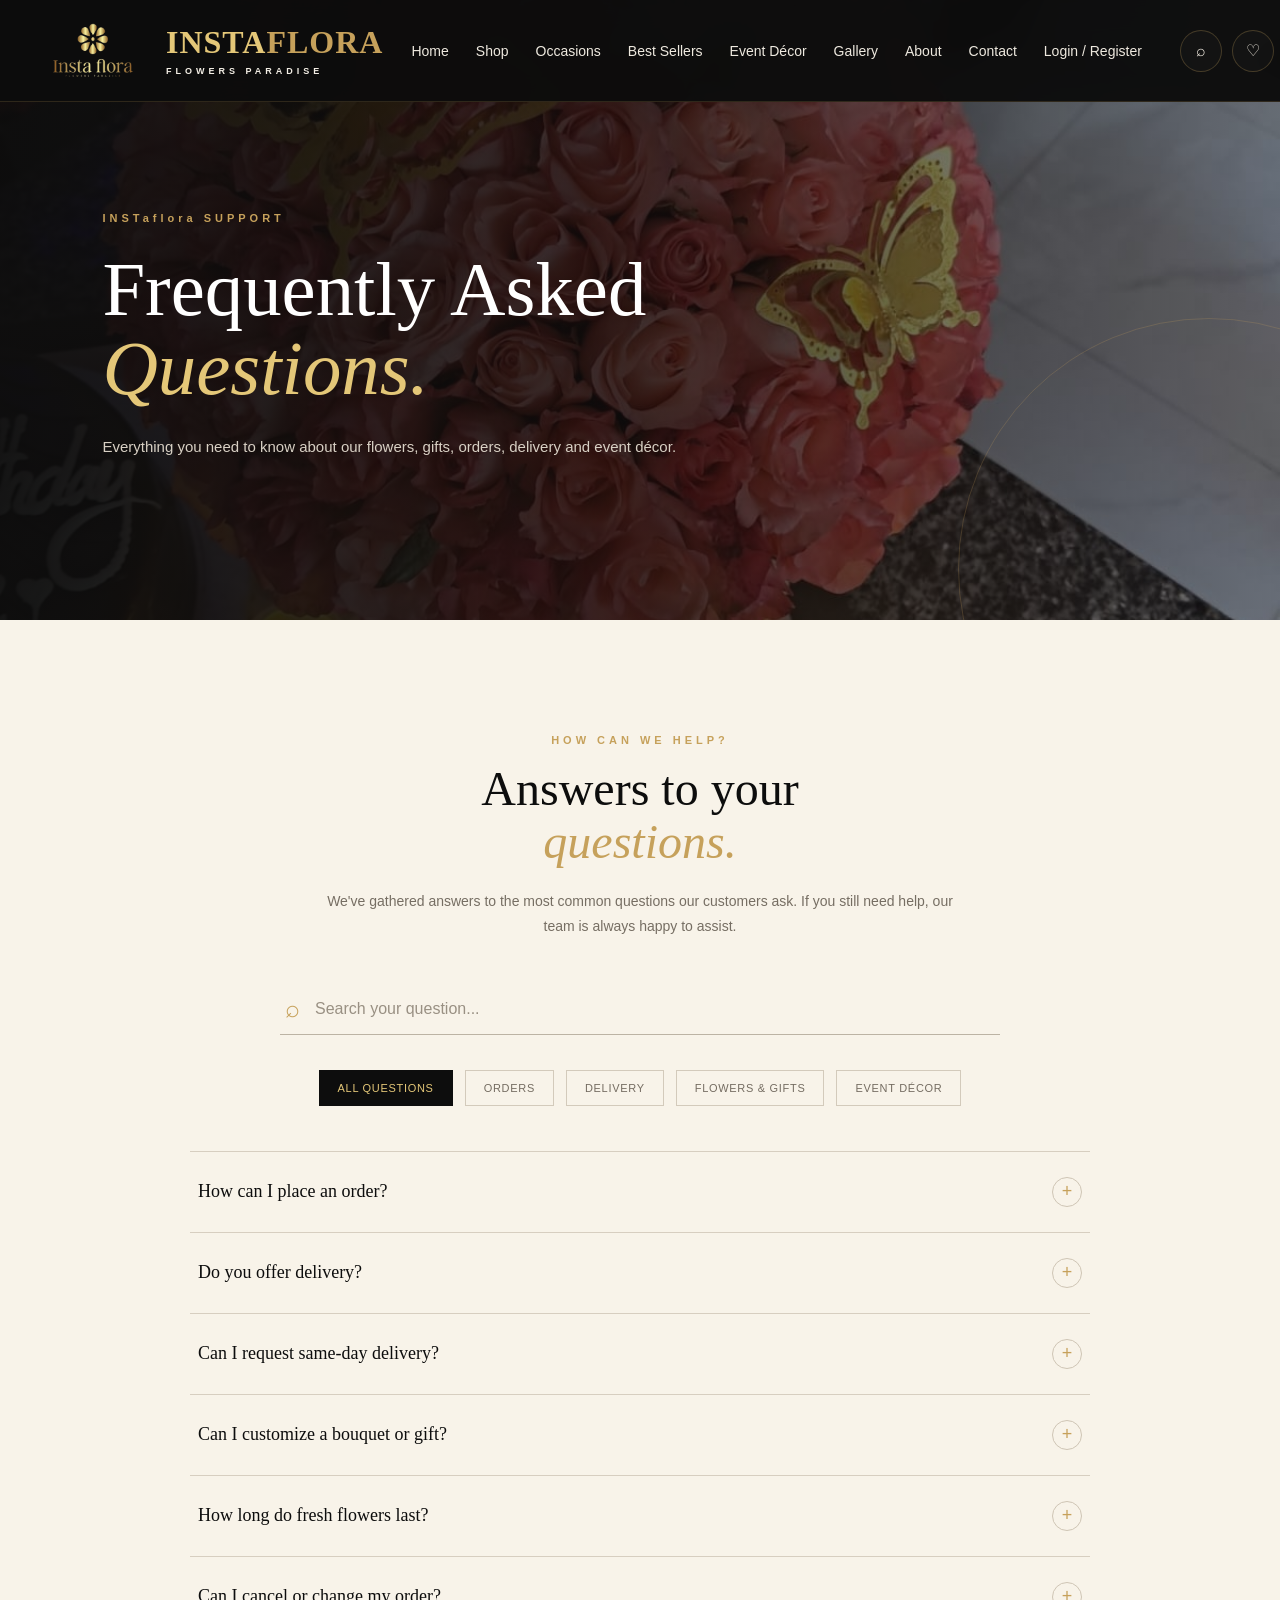
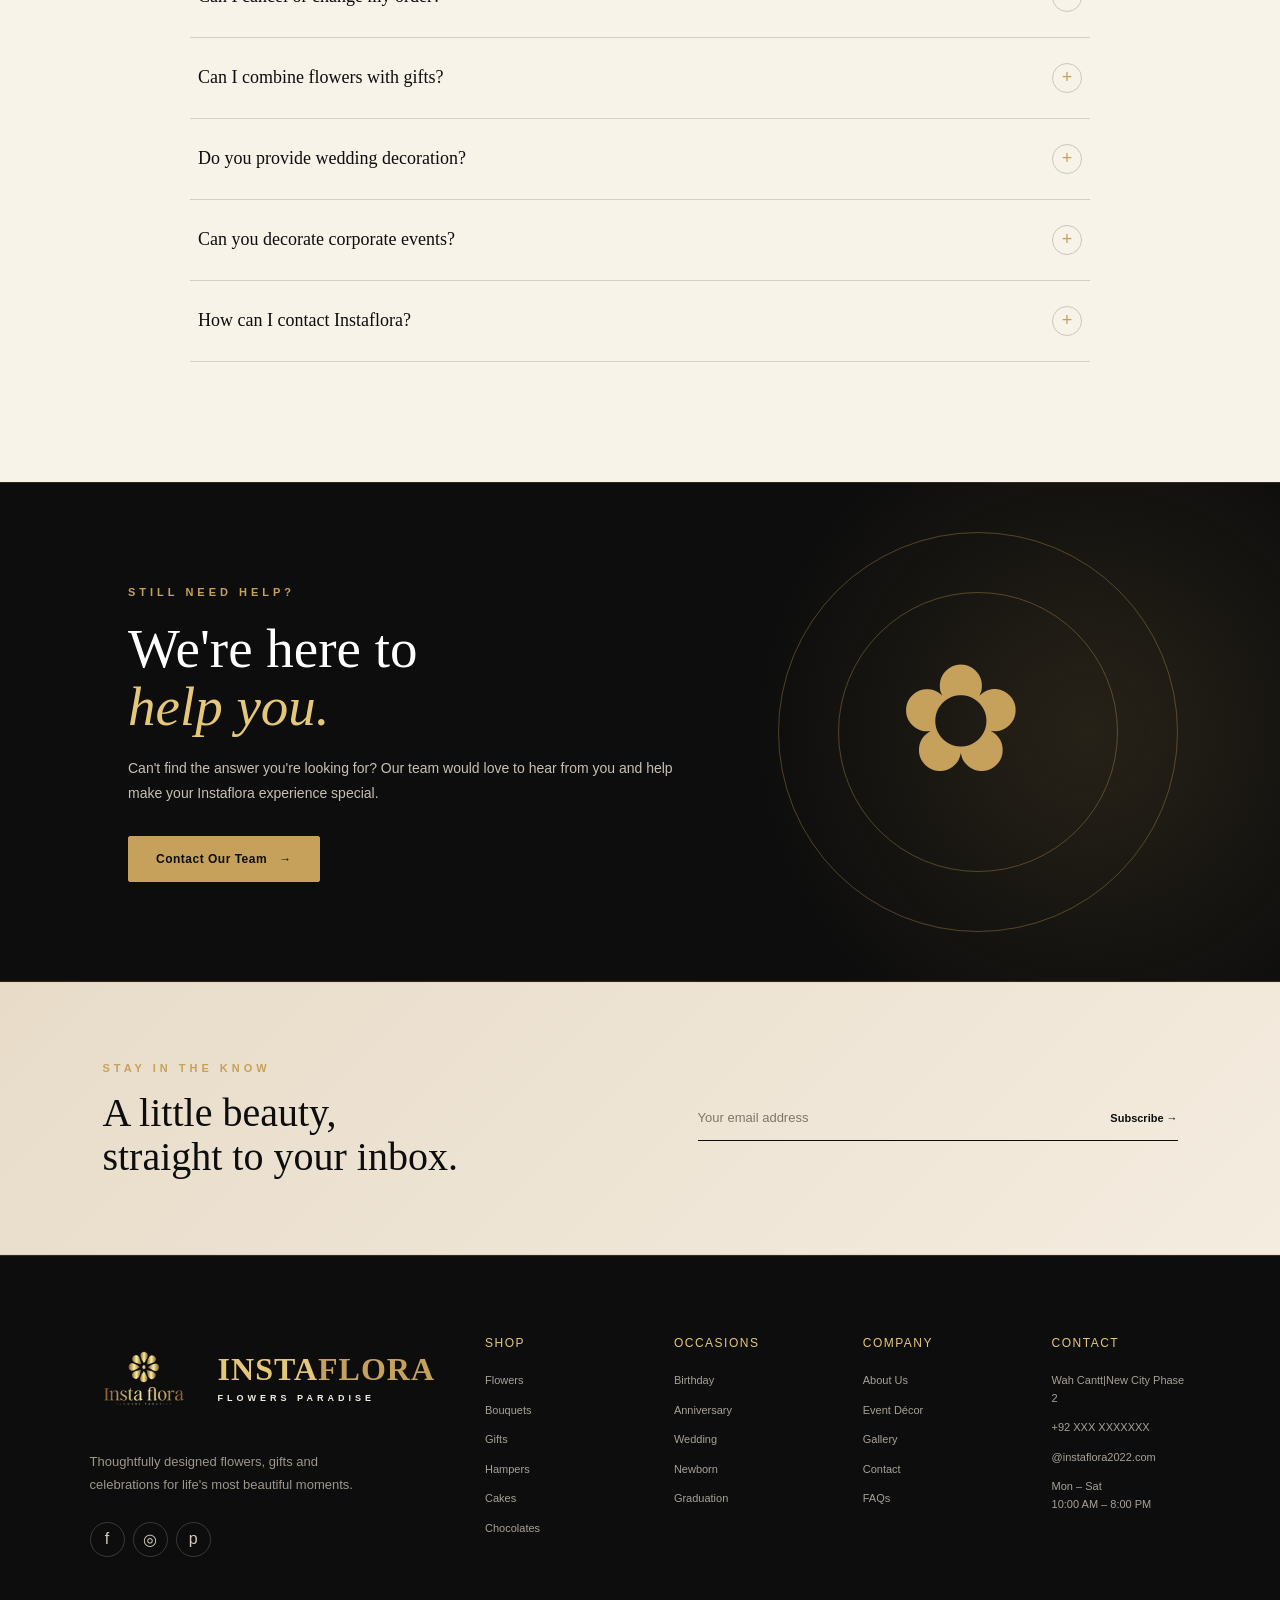
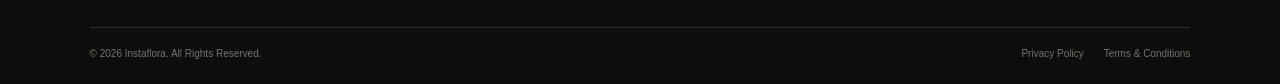
<file: faqs.html>
<!DOCTYPE html>
<html lang="en">
<head>

<meta charset="UTF-8">
<meta name="viewport" content="width=device-width, initial-scale=1.0">

<title>FAQs | Instaflora</title>

<meta name="description"
content="Find answers to frequently asked questions about Instaflora flowers, gifts, orders, delivery and event décor.">

<link rel="stylesheet" href="faqs.css">

</head>

<body>

<!-- =====================================================
     NAVBAR
===================================================== -->

<header class="navbar" id="navbar">

    <div class="nav-container">

        <a href="index.html" class="brand">

            <img src="Logoinstaflora-removebg-preview.png"
                 alt="Instaflora Logo">

            <div class="brand-text">
                <span>INSTA</span>FLORA
                <small>FLOWERS PARADISE</small>
            </div>

        </a>


        <nav class="nav-menu" id="navMenu">


            
            <a href="index.html">Home</a>

            <a href="shop.html">Shop</a>

            <a href="occasions.html">Occasions</a>

            <a href="bestsellers.html">Best Sellers</a>

            <a href="events.html">Event Décor</a>

            <a href="gallery.html">Gallery</a>

            <a href="about.html">About</a>

            <a href="#contact">Contact</a>

            <a href="#" class="mobile-account" id="mobileAccountBtn">
                Login / Register
            </a>

               <!-- Mobile Search / Wishlist / Cart -->
    <div class="mobile-nav-actions">

        <button class="nav-icon"
                id="mobileSearchBtn"
                title="Search">
            ⌕
        </button>

        <button class="nav-icon"
                id="mobileWishlistBtn"
                title="Wishlist">
            ♡
        </button>

        <button class="nav-icon cart-button"
                id="mobileCartBtn"
                title="Shopping Cart">
            🛒
            <span class="cart-count">0</span>
        </button>

    </div>


        </nav>
<div class="nav-actions">

    <button class="nav-icon"
            id="searchBtn"
            title="Search">
        ⌕
    </button>

    <button class="nav-icon"
            id="wishlistBtn"
            title="Wishlist">
        ♡
    </button>

    <button class="nav-icon cart-button"
            id="cartBtn"
            title="Shopping Cart">
        🛒
        <span class="cart-count">0</span>
    </button>

</div>

        <button class="menu-toggle" id="menuToggle">
            ☰
        </button>

    </div>

</header>


<!-- =====================================================
     SEARCH OVERLAY
===================================================== -->

<div class="search-overlay" id="searchOverlay">

    <div class="search-box">

        <button class="search-close" id="searchClose">
            ×
        </button>

        <span>SEARCH INSTAFORA</span>

        <div class="search-input">

            <input
                type="text"
                id="searchInput"
                placeholder="Search flowers, gifts, bouquets..."
            >

            <button id="searchSubmit">
                →
            </button>

        </div>

    </div>

</div>


<!-- =====================================================
     LOGIN / REGISTER POPUP
===================================================== -->

<div class="account-modal" id="accountModal">

    <div class="account-modal-box">

        <button class="account-close" id="accountClose">
            ×
        </button>

        <img src="Logoinstaflora-removebg-preview.png"
             alt="Instaflora"
             class="account-modal-logo">

        <h2>Welcome to Instaflora</h2>

        <p class="account-modal-subtitle">
            Login or create your account
        </p>

        <div class="account-tabs">

            <button class="account-tab active"
                    id="loginTab">
                Login
            </button>

            <button class="account-tab"
                    id="registerTab">
                Register
            </button>

        </div>


        <!-- LOGIN -->

        <form class="account-form active"
              id="loginForm">

            <input
                type="email"
                placeholder="Email Address"
                required
            >

            <input
                type="password"
                placeholder="Password"
                required
            >

            <div class="account-options">

                <label>
                    <input type="checkbox">
                    Remember me
                </label>

                <a href="#">
                    Forgot Password?
                </a>

            </div>

            <button type="submit"
                    class="account-submit">
                Login
            </button>

        </form>


        <!-- REGISTER -->

        <form class="account-form"
              id="registerForm">

            <input
                type="text"
                placeholder="Full Name"
                required
            >

            <input
                type="email"
                placeholder="Email Address"
                required
            >

            <input
                type="tel"
                placeholder="Phone Number"
                required
            >

            <input
                type="password"
                placeholder="Create Password"
                required
            >

            <input
                type="password"
                placeholder="Confirm Password"
                required
            >

            <button type="submit"
                    class="account-submit">
                Create Account
            </button>

        </form>

    </div>

</div>


<!-- =====================================================
     FAQ HERO
===================================================== -->

<main>

<section class="faq-hero">

    <div class="faq-hero-content">

        <span class="section-label">
            INSTaflora SUPPORT
        </span>

        <h1>
            Frequently Asked<br>
            <em>Questions.</em>
        </h1>

        <p>
            Everything you need to know about our flowers,
            gifts, orders, delivery and event décor.
        </p>

    </div>

</section>


<!-- =====================================================
     FAQ INTRO
===================================================== -->

<section class="faq-intro">

    <div class="section-heading centered">

        <span class="section-label">
            HOW CAN WE HELP?
        </span>

        <h2>
            Answers to your<br>
            <em>questions.</em>
        </h2>

        <p>
            We've gathered answers to the most common questions
            our customers ask. If you still need help,
            our team is always happy to assist.
        </p>

    </div>


    <!-- FAQ SEARCH -->

    <div class="faq-search">

        <span>⌕</span>

        <input
            type="text"
            id="faqSearch"
            placeholder="Search your question..."
        >

    </div>


    <!-- FAQ CATEGORIES -->

    <div class="faq-categories">

        <button class="faq-filter active"
                data-category="all">
            All Questions
        </button>

        <button class="faq-filter"
                data-category="orders">
            Orders
        </button>

        <button class="faq-filter"
                data-category="delivery">
            Delivery
        </button>

        <button class="faq-filter"
                data-category="products">
            Flowers & Gifts
        </button>

        <button class="faq-filter"
                data-category="events">
            Event Décor
        </button>

    </div>


    <!-- =================================================
         FAQ LIST
    ================================================= -->

    <div class="faq-list" id="faqList">


        <!-- FAQ 1 -->

        <div class="faq-item"
             data-category="orders"
             data-question="How can I place an order?">

            <button class="faq-question">

                <span>
                    How can I place an order?
                </span>

                <strong>+</strong>

            </button>

            <div class="faq-answer">

                <p>
                    You can browse our collections through the Shop
                    page, select your favorite product and follow
                    the ordering instructions. For customized
                    arrangements, you can contact our team directly.
                </p>

            </div>

        </div>


        <!-- FAQ 2 -->

        <div class="faq-item"
             data-category="delivery"
             data-question="Do you offer delivery?">

            <button class="faq-question">

                <span>
                    Do you offer delivery?
                </span>

                <strong>+</strong>

            </button>

            <div class="faq-answer">

                <p>
                    Yes. Instaflora offers delivery for flowers,
                    gifts and selected celebration arrangements.
                    Delivery availability may depend on your
                    location and the type of order.
                </p>

            </div>

        </div>


        <!-- FAQ 3 -->

        <div class="faq-item"
             data-category="delivery"
             data-question="Can I request same day delivery?">

            <button class="faq-question">

                <span>
                    Can I request same-day delivery?
                </span>

                <strong>+</strong>

            </button>

            <div class="faq-answer">

                <p>
                    Same-day delivery may be available for selected
                    products and locations. We recommend contacting
                    our team as early as possible so we can confirm
                    availability.
                </p>

            </div>

        </div>


        <!-- FAQ 4 -->

        <div class="faq-item"
             data-category="products"
             data-question="Can I customize a bouquet or gift?">

            <button class="faq-question">

                <span>
                    Can I customize a bouquet or gift?
                </span>

                <strong>+</strong>

            </button>

            <div class="faq-answer">

                <p>
                    Absolutely. We can help create customized
                    bouquets, gift boxes, hampers and celebration
                    arrangements based on your preferences.
                </p>

            </div>

        </div>


        <!-- FAQ 5 -->

        <div class="faq-item"
             data-category="products"
             data-question="How long do fresh flowers last?">

            <button class="faq-question">

                <span>
                    How long do fresh flowers last?
                </span>

                <strong>+</strong>

            </button>

            <div class="faq-answer">

                <p>
                    The lifespan of fresh flowers depends on the
                    flower type and care. Keeping them hydrated,
                    away from direct sunlight and in a cool
                    environment can help maintain their freshness.
                </p>

            </div>

        </div>


        <!-- FAQ 6 -->

        <div class="faq-item"
             data-category="orders"
             data-question="Can I cancel or change my order?">

            <button class="faq-question">

                <span>
                    Can I cancel or change my order?
                </span>

                <strong>+</strong>

            </button>

            <div class="faq-answer">

                <p>
                    Order changes or cancellations should be
                    requested as soon as possible. Because some
                    products are prepared specifically for your
                    order, changes may not always be possible.
                </p>

            </div>

        </div>


        <!-- FAQ 7 -->

        <div class="faq-item"
             data-category="products"
             data-question="Do you offer flowers with gifts?">

            <button class="faq-question">

                <span>
                    Can I combine flowers with gifts?
                </span>

                <strong>+</strong>

            </button>

            <div class="faq-answer">

                <p>
                    Yes. You can create a thoughtful combination
                    of flowers, chocolates, cakes, gift boxes
                    and other selected items.
                </p>

            </div>

        </div>


        <!-- FAQ 8 -->

        <div class="faq-item"
             data-category="events"
             data-question="Do you provide wedding decoration?">

            <button class="faq-question">

                <span>
                    Do you provide wedding decoration?
                </span>

                <strong>+</strong>

            </button>

            <div class="faq-answer">

                <p>
                    Yes. Our event décor services include floral
                    styling and elegant arrangements for weddings,
                    engagements, birthdays and other celebrations.
                </p>

            </div>

        </div>


        <!-- FAQ 9 -->

        <div class="faq-item"
             data-category="events"
             data-question="Can you decorate corporate events?">

            <button class="faq-question">

                <span>
                    Can you decorate corporate events?
                </span>

                <strong>+</strong>

            </button>

            <div class="faq-answer">

                <p>
                    Yes. We provide sophisticated floral styling
                    and décor concepts for professional events,
                    launches and corporate celebrations.
                </p>

            </div>

        </div>


        <!-- FAQ 10 -->

        <div class="faq-item"
             data-category="orders"
             data-question="How can I contact Instaflora?">

            <button class="faq-question">

                <span>
                    How can I contact Instaflora?
                </span>

                <strong>+</strong>

            </button>

            <div class="faq-answer">

                <p>
                    You can contact our team through the Contact
                    section of our website. We will be happy to
                    assist you with products, custom orders and
                    event décor inquiries.
                </p>

            </div>

        </div>


    </div>


    <!-- NO RESULTS -->

    <div class="faq-no-results"
         id="faqNoResults">

        <div>⌕</div>

        <h3>No questions found</h3>

        <p>
            Try another search term or select a different category.
        </p>

    </div>

</section>


<!-- =====================================================
     NEED HELP
===================================================== -->

<section class="faq-help">

    <div class="faq-help-content">

        <span class="section-label">
            STILL NEED HELP?
        </span>

        <h2>
            We're here to<br>
            <em>help you.</em>
        </h2>

        <p>
            Can't find the answer you're looking for?
            Our team would love to hear from you and help
            make your Instaflora experience special.
        </p>

        <a href="#contact"
           class="btn btn-primary">
            Contact Our Team
            <span>→</span>
        </a>

    </div>

    <div class="faq-help-decoration">

        <div class="help-circle one"></div>
        <div class="help-circle two"></div>

        <div class="help-flower">
            ✿
        </div>

    </div>

</section>


<!-- =====================================================
     NEWSLETTER
===================================================== -->

<section class="newsletter">

    <div>

        <span class="section-label">
            STAY IN THE KNOW
        </span>

        <h2>
            A little beauty,<br>
            straight to your inbox.
        </h2>

    </div>

    <form id="newsletterForm">

        <input
            type="email"
            id="newsletterEmail"
            placeholder="Your email address"
            required
        >

        <button type="submit">
            Subscribe →
        </button>

    </form>

</section>

</main>


<!-- =====================================================
     FOOTER
===================================================== -->

<footer id="contact">

    <div class="footer-main">

        <div class="footer-brand">

            <a href="index.html"
               class="brand footer-logo">

                <img src="Logoinstaflora-removebg-preview.png"
                     alt="Instaflora Logo"
                     class="brand-logo">

                <div class="brand-text">
                    <span>INSTA</span>FLORA
                    <small>FLOWERS PARADISE</small>
                </div>

            </a>

            <p>
                Thoughtfully designed flowers, gifts and
                celebrations for life's most beautiful moments.
            </p>

            <div class="social-links">

                <a href="#">f</a>
                <a href="#">◎</a>
                <a href="#">p</a>

            </div>

        </div>


        <div class="footer-column">

            <h4>Shop</h4>

            <a href="shop.html">Flowers</a>
            <a href="shop.html">Bouquets</a>
            <a href="shop.html">Gifts</a>
            <a href="shop.html">Hampers</a>
            <a href="shop.html">Cakes</a>
            <a href="shop.html">Chocolates</a>

        </div>


        <div class="footer-column">

            <h4>Occasions</h4>

            <a href="occasions.html">Birthday</a>
            <a href="occasions.html">Anniversary</a>
            <a href="occasions.html">Wedding</a>
            <a href="occasions.html">Newborn</a>
            <a href="occasions.html">Graduation</a>

        </div>


        <div class="footer-column">

            <h4>Company</h4>

            <a href="about.html">About Us</a>
            <a href="events.html">Event Décor</a>
            <a href="gallery.html">Gallery</a>
            <a href="#contact">Contact</a>

            <a href="faqs.html">
                FAQs
            </a>

        </div>


        <div class="footer-column">

            <h4>Contact</h4>

            <p>
                Wah Cantt|New City Phase 2
            </p>

            <p>
                +92 XXX XXXXXXX
            </p>

            <p>
                @instaflora2022.com
            </p>

            <p>
                Mon – Sat<br>
                10:00 AM – 8:00 PM
            </p>

        </div>

    </div>


    <div class="footer-bottom">

        <span>
            © 2026 Instaflora. All Rights Reserved.
        </span>

        <div>

            <a href="privacy.html">
                Privacy Policy
            </a>

            <a href="terms.html">
                Terms & Conditions
            </a>

        </div>

    </div>

</footer>


<!-- BACK TO TOP -->

<button class="back-top"
        id="backTop">
    ↑
</button>


<script src="faqs.js"></script>

</body>
</html>
</file>
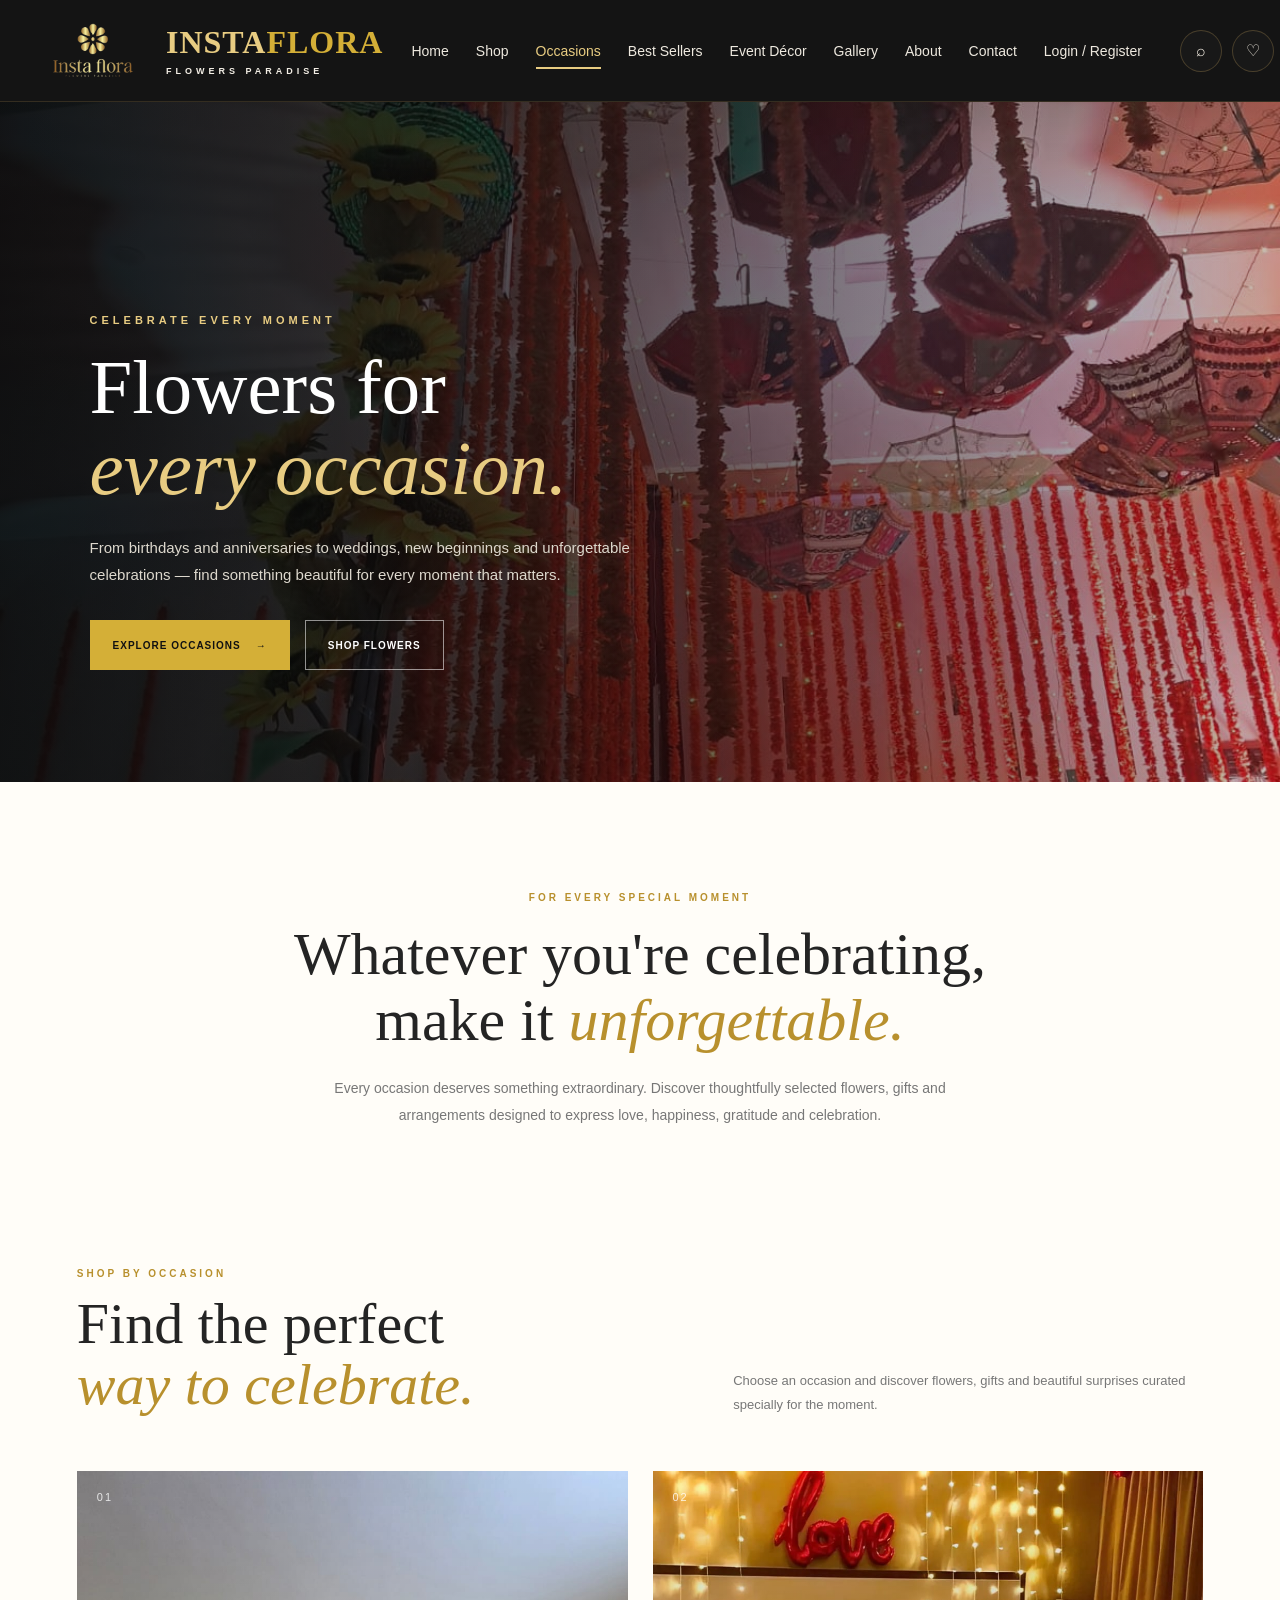
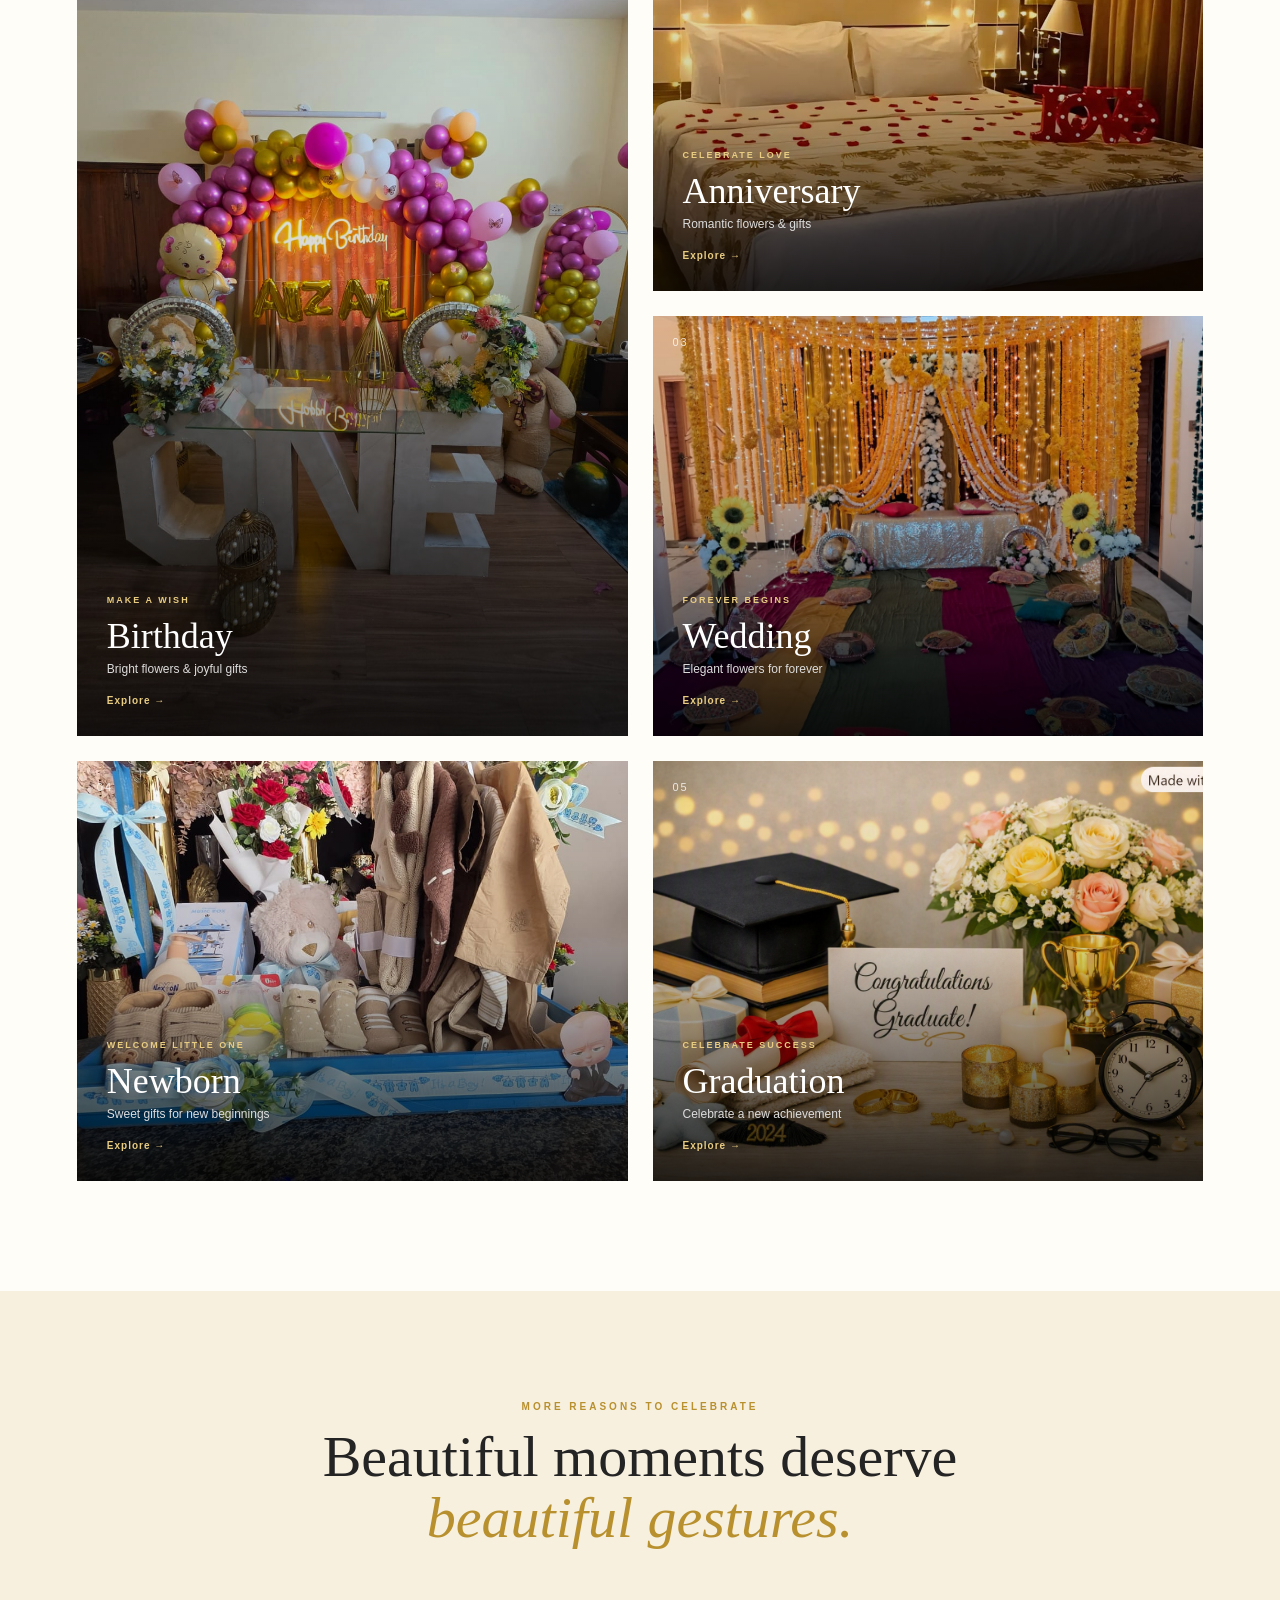
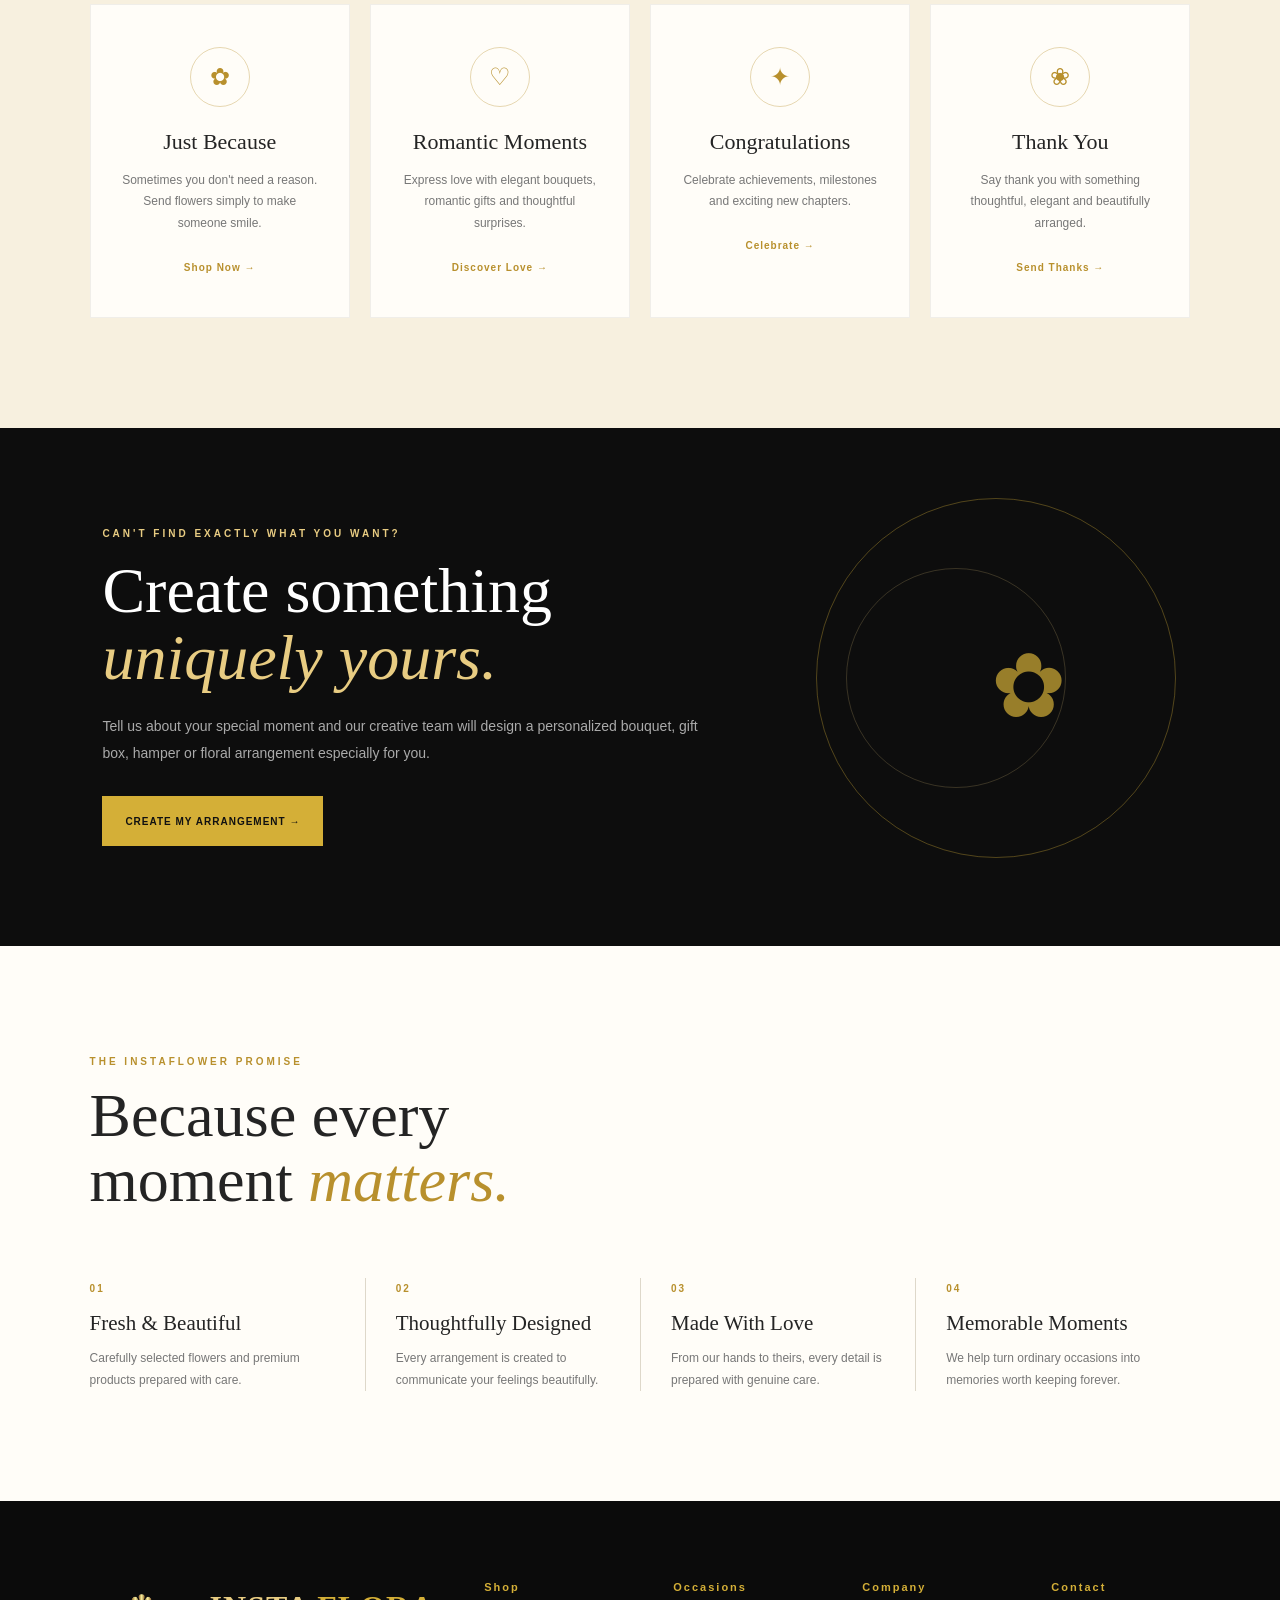
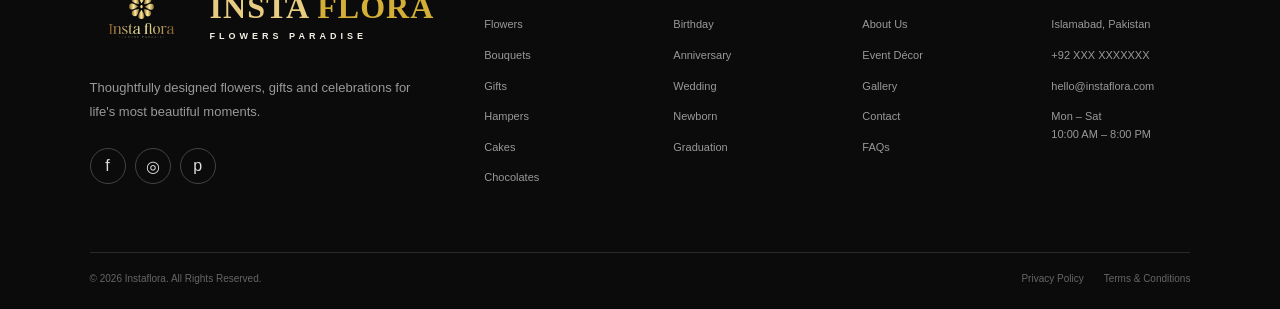
<file: occasions.html>
<!DOCTYPE html>
<html lang="en">

<head>

<meta charset="UTF-8">
<meta name="viewport" content="width=device-width, initial-scale=1.0">

<title>Occasions | Instaflora - Flower Paradise</title>

<meta name="description"
content="Celebrate every special moment with beautiful flowers, gifts and arrangements from Instaflora Flower Paradise.">

<link rel="stylesheet" href="occasions.css">

</head>

<body>


<!-- =====================================================
     NAVBAR
===================================================== -->

<header class="navbar" id="navbar">

    <div class="nav-container">

        <a href="index.html" class="brand">

            <img src="Logoinstaflora-removebg-preview.png"
                 alt="Instaflora Logo">

            <div class="brand-text">

                <span>INSTA</span>FLORA

                <small>
                    FLOWERS PARADISE
                </small>

            </div>

        </a>


        <!-- =================================================
             NAVIGATION MENU
        ================================================== -->

        <nav class="nav-menu" id="navMenu">

            <a href="index.html">
                Home
            </a>

            <a href="shop.html">
                Shop
            </a>

            <a href="occasions.html" class="active">
                Occasions
            </a>

            <a href="bestsellers.html">
                Best Sellers
            </a>

            <a href="events.html">
                Event Décor
            </a>

            <a href="gallery.html">
                Gallery
            </a>

            <a href="about.html">
                About
            </a>

            <a href="#contact">
                Contact
            </a>


            <!-- =================================================
                 MOBILE NAV ACTIONS
                 Search / Wishlist / Cart
            ================================================== -->

            <div class="mobile-nav-actions">

                <button
                    class="nav-icon"
                    id="mobileSearchBtn"
                    title="Search">

                    ⌕

                </button>


                <button
                    class="nav-icon"
                    id="mobileWishlistBtn"
                    title="Wishlist">

                    ♡

                </button>


                <button
                    class="nav-icon cart-button"
                    id="mobileCartBtn"
                    title="Shopping Cart">

                    🛒

                    <span class="cart-count">
                        0
                    </span>

                </button>

            </div>


            <!-- =================================================
                 MOBILE ACCOUNT
            ================================================== -->

            <a href="#"
               class="mobile-account"
               id="mobileAccountBtn">

                Login / Register

            </a>

        </nav>


        <!-- =================================================
             NAV ACTIONS
             Desktop Search / Wishlist / Cart
        ================================================== -->

        <div class="nav-actions">


            <button
                class="nav-icon"
                id="searchBtn"
                title="Search">

                ⌕

            </button>


            <button
                class="nav-icon"
                id="desktopWishlistBtn"
                title="Wishlist">

                ♡

            </button>


            <button
                class="nav-icon cart-button"
                id="desktopCartBtn"
                title="Shopping Cart">

                🛒

                <span class="cart-count">
                    0
                </span>

            </button>


            <!-- IMPORTANT:
                 Cart button properly closed before menu button -->

            <button
                class="menu-toggle"
                id="menuToggle"  type="button"
                aria-label="Open Menu">
             
                ☰

            </button>

        </div>

    </div>

</header>



<!-- =====================================================
     SEARCH OVERLAY
===================================================== -->

<div class="search-overlay" id="searchOverlay">

    <div class="search-box">

        <button
            class="search-close"
            id="searchClose">

            ×

        </button>


        <span>
            SEARCH INSTAFORA
        </span>


        <div class="search-input">

            <input
                type="text"
                id="searchInput"
                placeholder="Search flowers, gifts, bouquets...">


            <button id="searchSubmit">
                →
            </button>

        </div>

    </div>

</div>



<!-- =====================================================
     LOGIN / REGISTER POPUP
===================================================== -->

<div class="account-modal" id="accountModal">

    <div class="account-modal-box">

        <button
            class="account-close"
            id="accountClose">

            ×

        </button>


        <!-- LOGO -->

        <img
            src="Logoinstaflora-removebg-preview.png"
            alt="Instaflora"
            class="account-modal-logo">


        <h2>
            Welcome to Instaflora
        </h2>


        <p class="account-modal-subtitle">
            Login or create your account
        </p>


        <!-- TABS -->

        <div class="account-tabs">

            <button
                class="account-tab active"
                id="loginTab">

                Login

            </button>


            <button
                class="account-tab"
                id="registerTab">

                Register

            </button>

        </div>


        <!-- LOGIN FORM -->

        <form
            class="account-form active"
            id="loginForm">

            <input
                type="email"
                placeholder="Email Address"
                required>


            <input
                type="password"
                placeholder="Password"
                required>


            <div class="account-options">

                <label>

                    <input type="checkbox">

                    Remember me

                </label>


                <a href="#">
                    Forgot Password?
                </a>

            </div>


            <button
                type="submit"
                class="account-submit">

                Login

            </button>

        </form>


        <!-- REGISTER FORM -->

        <form
            class="account-form"
            id="registerForm">

            <input
                type="text"
                placeholder="Full Name"
                required>


            <input
                type="email"
                placeholder="Email Address"
                required>


            <input
                type="tel"
                placeholder="Phone Number"
                required>


            <input
                type="password"
                placeholder="Create Password"
                required>


            <input
                type="password"
                placeholder="Confirm Password"
                required>


            <button
                type="submit"
                class="account-submit">

                Create Account

            </button>

        </form>

    </div>

</div>



<!-- =====================================================
     HERO
===================================================== -->

<main>

<section class="occasion-hero">

    <div class="hero-overlay"></div>


    <div class="hero-content">

        <span class="eyebrow">
            CELEBRATE EVERY MOMENT
        </span>


        <h1>
            Flowers for<br>
            <em>every occasion.</em>
        </h1>


        <p>
            From birthdays and anniversaries to weddings,
            new beginnings and unforgettable celebrations —
            find something beautiful for every moment that matters.
        </p>


        <div class="hero-buttons">

            <a
                href="#occasionCollection"
                class="btn btn-primary">

                Explore Occasions

                <span>
                    →
                </span>

            </a>


            <a
                href="shop.html"
                class="btn btn-outline">

                Shop Flowers

            </a>

        </div>

    </div>

</section>



<!-- =====================================================
     INTRO
===================================================== -->

<section class="intro-section">

    <span class="section-label">
        FOR EVERY SPECIAL MOMENT
    </span>


    <h2>
        Whatever you're celebrating,<br>
        make it <em>unforgettable.</em>
    </h2>


    <p>
        Every occasion deserves something extraordinary.
        Discover thoughtfully selected flowers, gifts and
        arrangements designed to express love, happiness,
        gratitude and celebration.
    </p>

</section>



<!-- =====================================================
     OCCASION COLLECTION
===================================================== -->

<section
    class="occasion-section"
    id="occasionCollection">


    <div class="section-heading">

        <div>

            <span class="section-label">
                SHOP BY OCCASION
            </span>


            <h2>
                Find the perfect<br>
                <em>way to celebrate.</em>
            </h2>

        </div>


        <p>
            Choose an occasion and discover flowers,
            gifts and beautiful surprises curated
            specially for the moment.
        </p>

    </div>


    <div class="occasion-grid">


        <!-- BIRTHDAY -->

        <a
            href="shop.html?occasion=birthday"
            class="occasion-card large">

            <img
                src="40.jpeg"
                alt="Birthday Flowers and Gifts">


            <div class="occasion-number">
                01
            </div>


            <div class="occasion-info">

                <span>
                    MAKE A WISH
                </span>


                <h3>
                    Birthday
                </h3>


                <p>
                    Bright flowers & joyful gifts
                </p>


                <strong>
                    Explore →
                </strong>

            </div>

        </a>



        <!-- ANNIVERSARY -->

        <a
            href="shop.html?occasion=anniversary"
            class="occasion-card">

            <img
                src="34.jpeg"
                alt="Anniversary Flowers">


            <div class="occasion-number">
                02
            </div>


            <div class="occasion-info">

                <span>
                    CELEBRATE LOVE
                </span>


                <h3>
                    Anniversary
                </h3>


                <p>
                    Romantic flowers & gifts
                </p>


                <strong>
                    Explore →
                </strong>

            </div>

        </a>



        <!-- WEDDING -->

        <a
            href="shop.html?occasion=wedding"
            class="occasion-card">

            <img
                src="55.jpeg"
                alt="Wedding Flowers">


            <div class="occasion-number">
                03
            </div>


            <div class="occasion-info">

                <span>
                    FOREVER BEGINS
                </span>


                <h3>
                    Wedding
                </h3>


                <p>
                    Elegant flowers for forever
                </p>


                <strong>
                    Explore →
                </strong>

            </div>

        </a>



        <!-- NEWBORN -->

        <a
            href="shop.html?occasion=newborn"
            class="occasion-card">

            <img
                src="73.jpeg"
                alt="Newborn Gift">


            <div class="occasion-number">
                04
            </div>


            <div class="occasion-info">

                <span>
                    WELCOME LITTLE ONE
                </span>


                <h3>
                    Newborn
                </h3>


                <p>
                    Sweet gifts for new beginnings
                </p>


                <strong>
                    Explore →
                </strong>

            </div>

        </a>



        <!-- GRADUATION -->

        <a
            href="shop.html?occasion=graduation"
            class="occasion-card">

            <img
                src="gradu.png"
                alt="Graduation Flowers">


            <div class="occasion-number">
                05
            </div>


            <div class="occasion-info">

                <span>
                    CELEBRATE SUCCESS
                </span>


                <h3>
                    Graduation
                </h3>


                <p>
                    Celebrate a new achievement
                </p>


                <strong>
                    Explore →
                </strong>

            </div>

        </a>

    </div>

</section>



<!-- =====================================================
     OCCASION TYPES
===================================================== -->

<section class="gift-section">

    <div class="section-heading centered">

        <span class="section-label">
            MORE REASONS TO CELEBRATE
        </span>


        <h2>
            Beautiful moments deserve<br>
            <em>beautiful gestures.</em>
        </h2>

    </div>


    <div class="gift-grid">


        <div class="gift-card">

            <div class="gift-icon">
                ✿
            </div>


            <h3>
                Just Because
            </h3>


            <p>
                Sometimes you don't need a reason.
                Send flowers simply to make someone smile.
            </p>


            <a href="shop.html">
                Shop Now →
            </a>

        </div>



        <div class="gift-card">

            <div class="gift-icon">
                ♡
            </div>


            <h3>
                Romantic Moments
            </h3>


            <p>
                Express love with elegant bouquets,
                romantic gifts and thoughtful surprises.
            </p>


            <a href="shop.html">
                Discover Love →
            </a>

        </div>



        <div class="gift-card">

            <div class="gift-icon">
                ✦
            </div>


            <h3>
                Congratulations
            </h3>


            <p>
                Celebrate achievements, milestones
                and exciting new chapters.
            </p>


            <a href="shop.html">
                Celebrate →
            </a>

        </div>



        <div class="gift-card">

            <div class="gift-icon">
                ❀
            </div>


            <h3>
                Thank You
            </h3>


            <p>
                Say thank you with something thoughtful,
                elegant and beautifully arranged.
            </p>


            <a href="shop.html">
                Send Thanks →
            </a>

        </div>

    </div>

</section>



<!-- =====================================================
     CUSTOM OCCASION
===================================================== -->

<section class="custom-occasion">

    <div class="custom-content">

        <span class="section-label">
            CAN'T FIND EXACTLY WHAT YOU WANT?
        </span>


        <h2>
            Create something<br>
            <em>uniquely yours.</em>
        </h2>


        <p>
            Tell us about your special moment and our
            creative team will design a personalized
            bouquet, gift box, hamper or floral arrangement
            especially for you.
        </p>


        <a
            href="contact.html"
            class="btn btn-primary">

            Create My Arrangement →

        </a>

    </div>


    <div class="custom-decoration">

        <div class="gold-circle circle-one"></div>

        <div class="gold-circle circle-two"></div>

        <div class="flower-symbol">
            ✿
        </div>

    </div>

</section>



<!-- =====================================================
     SERVICE PROMISE
===================================================== -->

<section class="promise-section">

    <div class="promise-heading">

        <span class="section-label">
            THE INSTAFLOWER PROMISE
        </span>


        <h2>
            Because every<br>
            moment <em>matters.</em>
        </h2>

    </div>


    <div class="promise-grid">


        <div class="promise-item">

            <span>
                01
            </span>


            <h3>
                Fresh & Beautiful
            </h3>


            <p>
                Carefully selected flowers and
                premium products prepared with care.
            </p>

        </div>



        <div class="promise-item">

            <span>
                02
            </span>


            <h3>
                Thoughtfully Designed
            </h3>


            <p>
                Every arrangement is created to
                communicate your feelings beautifully.
            </p>

        </div>



        <div class="promise-item">

            <span>
                03
            </span>


            <h3>
                Made With Love
            </h3>


            <p>
                From our hands to theirs, every detail
                is prepared with genuine care.
            </p>

        </div>



        <div class="promise-item">

            <span>
                04
            </span>


            <h3>
                Memorable Moments
            </h3>


            <p>
                We help turn ordinary occasions into
                memories worth keeping forever.
            </p>

        </div>

    </div>

</section>

</main>



<!-- =====================================================
     FOOTER
===================================================== -->

<footer id="contact">

    <div class="footer-main">


        <div class="footer-brand">

            <a
                href="index.html"
                class="brand footer-logo">

                <img
                    src="Logoinstaflora-removebg-preview.png"
                    alt="Instaflora Logo">


                <div class="brand-text">

                    <span>
                        INSTA
                    </span>FLORA


                    <small>
                        FLOWERS PARADISE
                    </small>

                </div>

            </a>


            <p>
                Thoughtfully designed flowers, gifts and
                celebrations for life's most beautiful moments.
            </p>


            <div class="social-links">

                <a href="#">
                    f
                </a>

                <a href="#">
                    ◎
                </a>

                <a href="#">
                    p
                </a>

            </div>

        </div>



        <div class="footer-column">

            <h4>
                Shop
            </h4>


            <a href="shop.html">
                Flowers
            </a>

            <a href="shop.html">
                Bouquets
            </a>

            <a href="shop.html">
                Gifts
            </a>

            <a href="shop.html">
                Hampers
            </a>

            <a href="shop.html">
                Cakes
            </a>

            <a href="shop.html">
                Chocolates
            </a>

        </div>



        <div class="footer-column">

            <h4>
                Occasions
            </h4>


            <a href="#occasionCollection">
                Birthday
            </a>

            <a href="#occasionCollection">
                Anniversary
            </a>

            <a href="#occasionCollection">
                Wedding
            </a>

            <a href="#occasionCollection">
                Newborn
            </a>

            <a href="#occasionCollection">
                Graduation
            </a>

        </div>



        <div class="footer-column">

            <h4>
                Company
            </h4>


            <a href="about.html">
                About Us
            </a>

            <a href="events.html">
                Event Décor
            </a>

            <a href="gallery.html">
                Gallery
            </a>

            <a href="#contact">
                Contact
            </a>

            <a href="faqs.html">
                FAQs
            </a>

        </div>



        <div class="footer-column">

            <h4>
                Contact
            </h4>


            <p>
                Islamabad, Pakistan
            </p>


            <p>
                +92 XXX XXXXXXX
            </p>


            <p>
                hello@instaflora.com
            </p>


            <p>
                Mon – Sat<br>
                10:00 AM – 8:00 PM
            </p>

        </div>

    </div>



    <div class="footer-bottom">

        <span>
            © 2026 Instaflora. All Rights Reserved.
        </span>


        <div>

            <a href="privacy.html">
                Privacy Policy
            </a>


            <a href="terms.html">
                Terms & Conditions
            </a>

        </div>

    </div>

</footer>



<!-- =====================================================
     BACK TO TOP
===================================================== -->

<button
    class="back-top"
    id="backTop">

    ↑

</button>



<script src="occasions.js"></script>

</body>
</html>
</file>
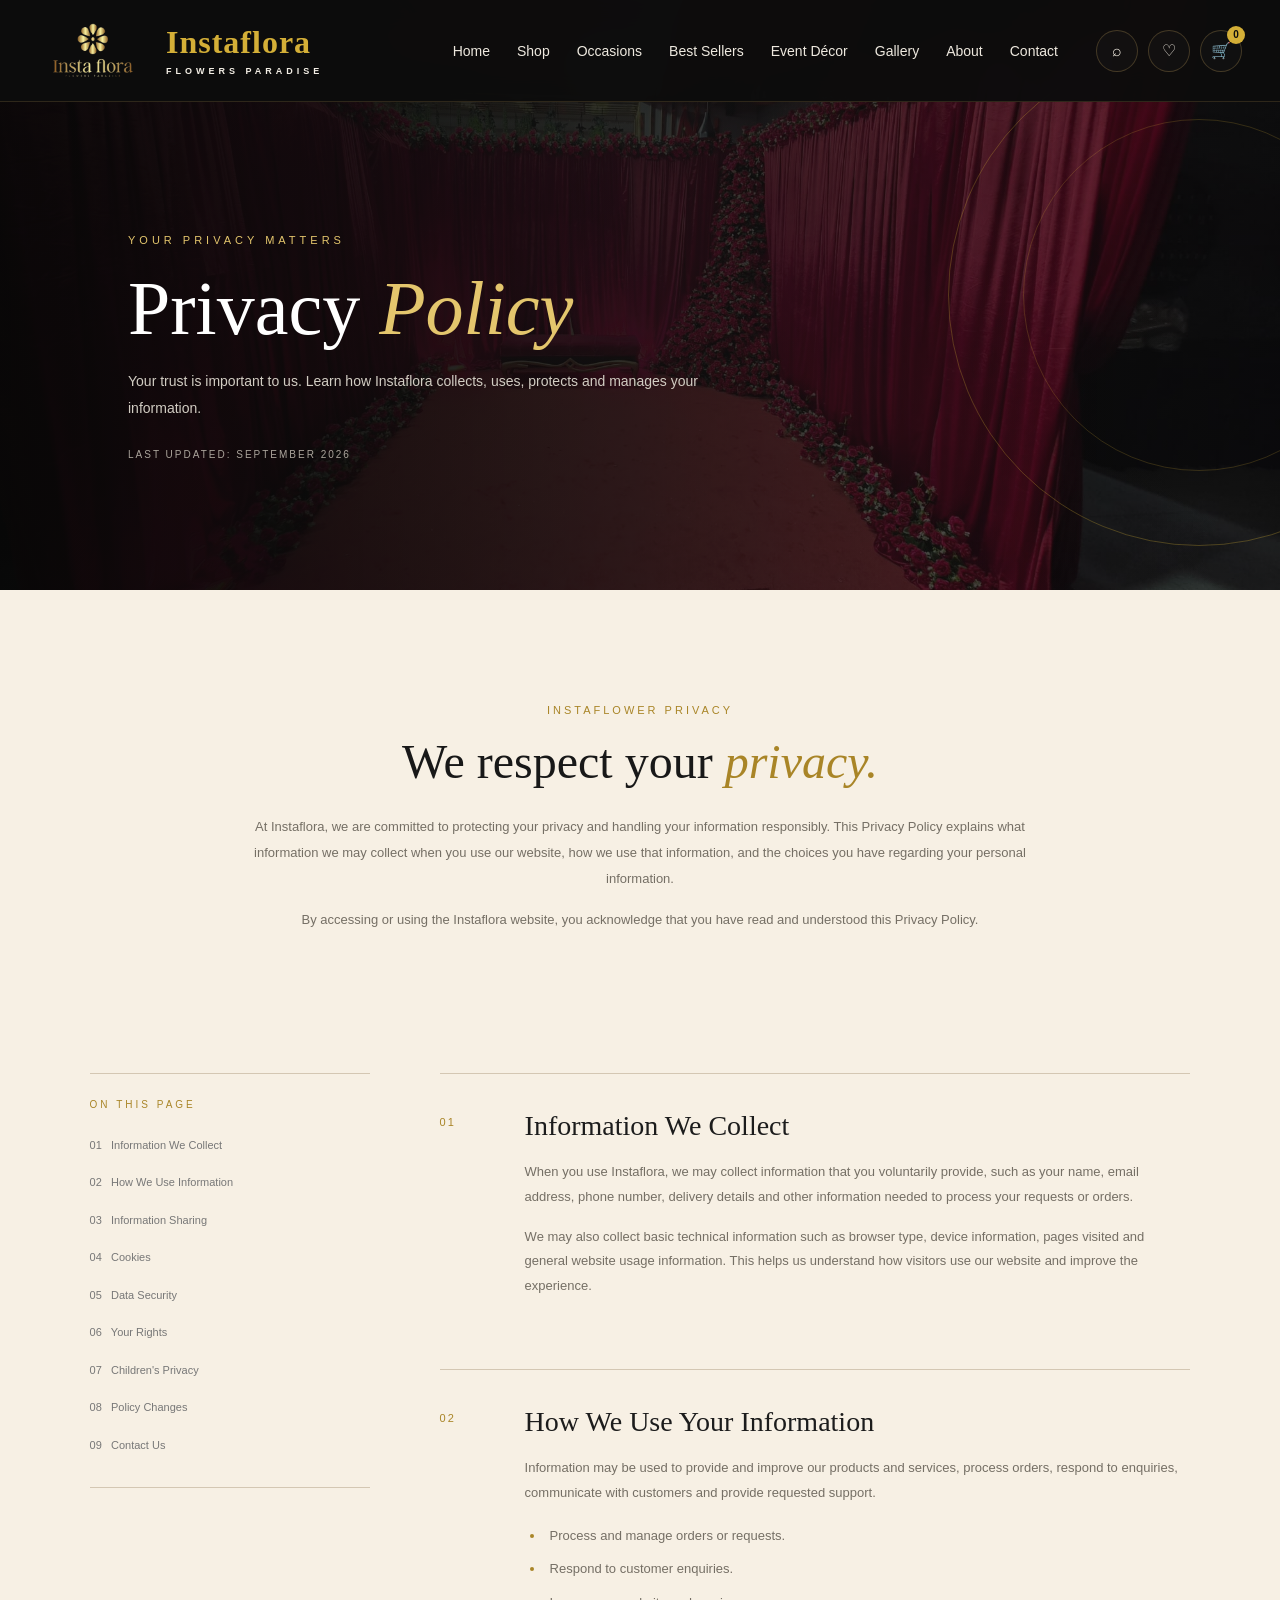
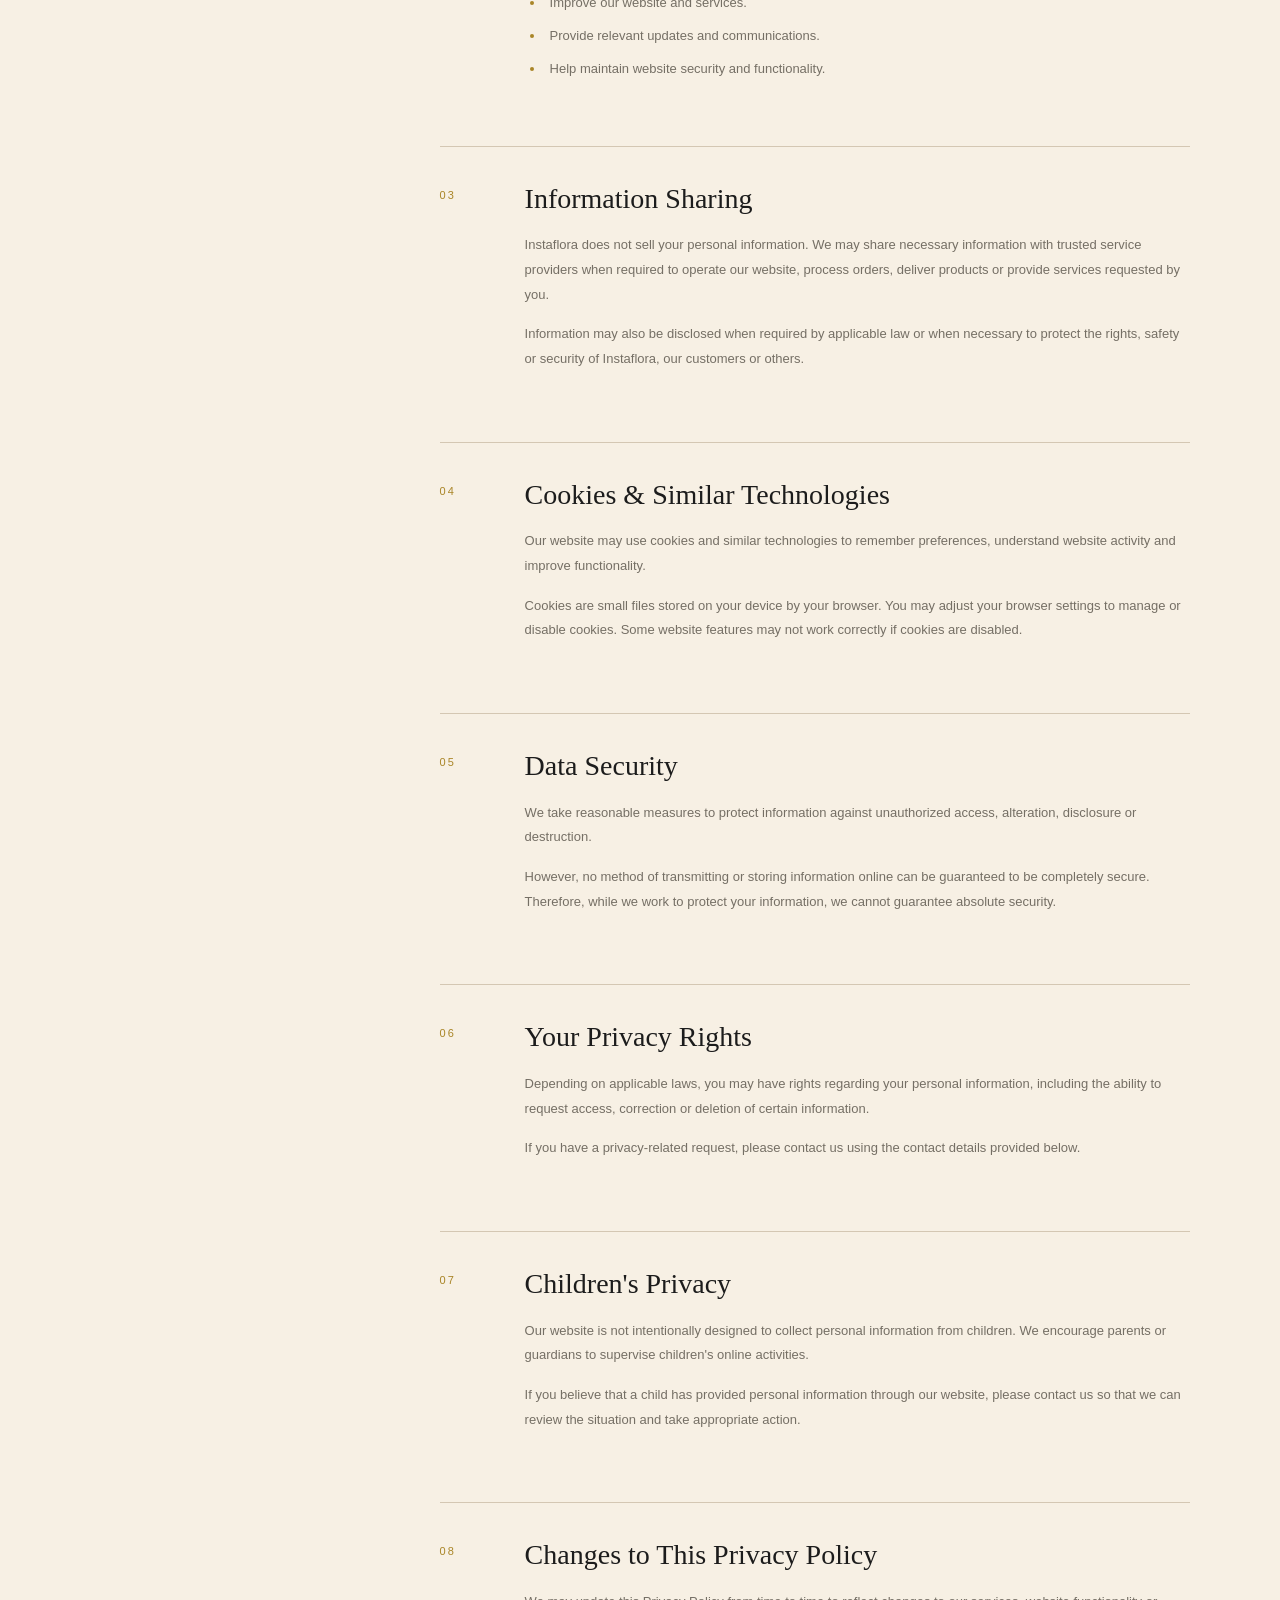
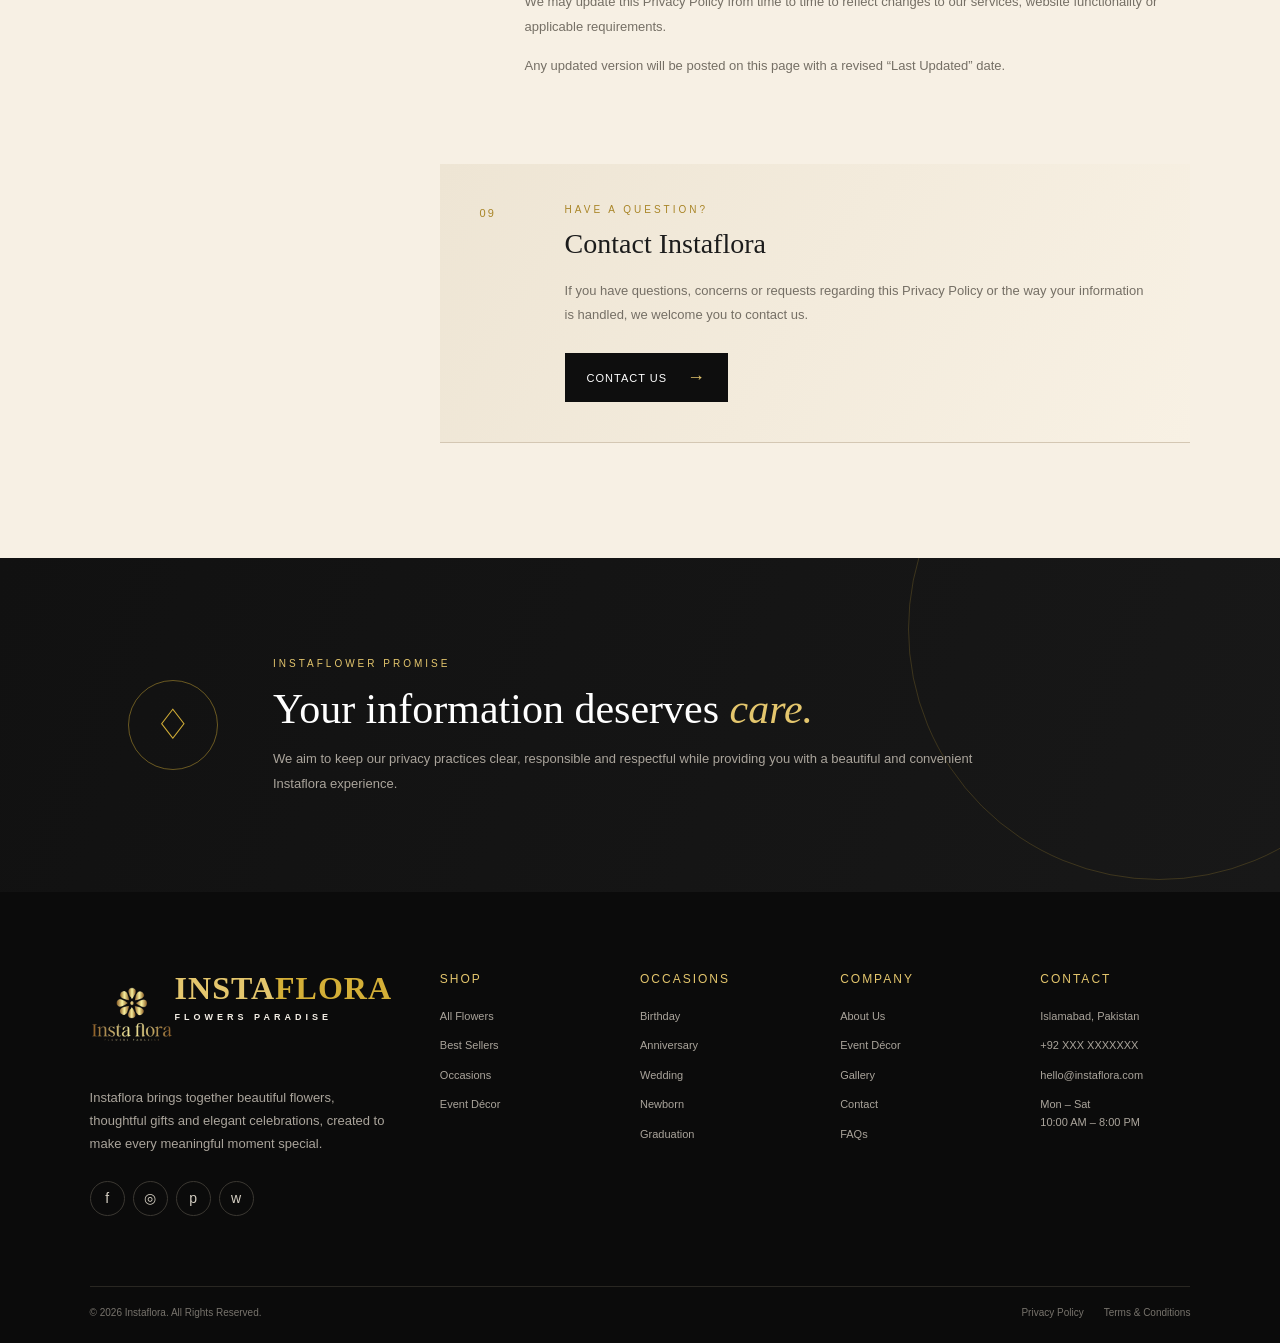
<file: privacy.html>
<!DOCTYPE html>
<html lang="en">

<head>

    <meta charset="UTF-8">

    <meta
        name="viewport"
        content="width=device-width, initial-scale=1.0"
    >

    <title>Privacy Policy | Instaflora</title>

    <meta
        name="description"
        content="Read the Instaflora Privacy Policy to understand how we collect, use, protect and manage your information."
    >

    <link rel="stylesheet" href="privacy.css">

</head>


<body>


<!-- =====================================================
     NAVBAR
===================================================== -->

<header class="navbar" id="navbar">

    <div class="nav-container">


        <!-- BRAND -->

        <a href="index.html" class="brand">

            <img
                src="Logoinstaflora-removebg-preview.png"
                alt="Instaflora Logo"
            >

            <div class="brand-text">

                Instaflora

                <small>
                   FLOWERS PARADISE
                </small>

            </div>

        </a>


        <!-- NAVIGATION -->

        <nav class="nav-menu" id="navMenu">


            <!-- MOBILE SEARCH / WISHLIST / CART -->

            <div class="mobile-nav-actions">

                <button
                    class="nav-icon"
                    id="mobileSearchBtn"
                    title="Search"
                    type="button"
                >
                    ⌕
                </button>


                <button
                    class="nav-icon"
                    id="mobileWishlistBtn"
                    title="Wishlist"
                    type="button"
                >
                    ♡
                </button>


                <button
                    class="nav-icon cart-button"
                    id="mobileCartBtn"
                    title="Shopping Cart"
                    type="button"
                >

                    🛒

                    <span class="cart-count">
                        0
                    </span>

                </button>

            </div>


            <a href="index.html">
                Home
            </a>


            <a href="shop.html">
                Shop
            </a>


            <a href="occasions.html">
                Occasions
            </a>


            <a href="bestsellers.html">
                Best Sellers
            </a>


            <a href="events.html">
                Event Décor
            </a>


            <a href="gallery.html">
                Gallery
            </a>


            <a href="about.html">
                About
            </a>


            <a href="#contact">
                Contact
            </a>



        </nav>


        <!-- DESKTOP ACTIONS -->

        <div class="nav-actions">

            <button
                class="nav-icon"
                id="searchBtn"
                title="Search"
                type="button"
            >
                ⌕
            </button>


            <button
                class="nav-icon"
                id="wishlistBtn"
                title="Wishlist"
                type="button"
            >
                ♡
            </button>


            <button
                class="nav-icon cart-button"
                id="cartBtn"
                title="Shopping Cart"
                type="button"
            >

                🛒

                <span class="cart-count">
                    0
                </span>

            </button>

        </div>


        <!-- HAMBURGER -->

        <button
            class="menu-toggle"
            id="menuToggle"
            type="button"
            aria-label="Open Menu"
        >
            ☰
        </button>

    </div>

</header>



<!-- =====================================================
     SEARCH OVERLAY
===================================================== -->

<div
    class="search-overlay"
    id="searchOverlay"
>

    <div class="search-box">

        <span>
            SEARCH INSTAFLORA
        </span>


        <button
            class="search-close"
            id="searchClose"
            type="button"
            aria-label="Close Search"
        >
            ×
        </button>


        <div class="search-input">

            <input
                type="text"
                id="searchInput"
                placeholder="Search flowers, gifts..."
                autocomplete="off"
            >


            <button
                id="searchSubmit"
                type="button"
                aria-label="Search"
            >
                ⌕
            </button>

        </div>

    </div>

</div>

<!-- ================= LOGIN / REGISTER POPUP ================= -->

<div class="account-modal" id="accountModal">

    <div class="account-modal-box">

        <!-- CLOSE BUTTON -->
        <button
            type="button"
            class="account-close"
            id="accountClose">
            ×
        </button>


        <!-- LOGO -->
        <img
            src="Logoinstaflora-removebg-preview.png"
            alt="Instaflora"
            class="account-modal-logo">


        <!-- HEADING -->
        <h2>Welcome to Instaflora</h2>

        <p class="account-modal-subtitle">
            Login or create your account
        </p>


        <!-- LOGIN / REGISTER TABS -->

        <div class="account-tabs">

            <button
                type="button"
                class="account-tab active"
                id="loginTab">
                Login
            </button>

            <button
                type="button"
                class="account-tab"
                id="registerTab">
                Register
            </button>

        </div>


        <!-- ================= LOGIN FORM ================= -->

        <form
            class="account-form active"
            id="loginForm">

            <div class="form-group">

                <label for="loginEmail">
                    Email Address
                </label>

                <input
                    type="email"
                    id="loginEmail"
                    placeholder="Enter your email"
                    required>

            </div>


            <div class="form-group">

                <label for="loginPassword">
                    Password
                </label>

                <input
                    type="password"
                    id="loginPassword"
                    placeholder="Enter your password"
                    required>

            </div>


            <div class="forgot-password">

                <a href="#" id="forgotPassword">
                    Forgot Password?
                </a>

            </div>


            <button
                type="submit"
                class="account-submit">
                Login
            </button>

        </form>


        <!-- ================= REGISTER FORM ================= -->

        <form
            class="account-form"
            id="registerForm">

            <div class="form-group">

                <label for="registerName">
                    Full Name
                </label>

                <input
                    type="text"
                    id="registerName"
                    placeholder="Enter your full name"
                    required>

            </div>


            <div class="form-group">

                <label for="registerEmail">
                    Email Address
                </label>

                <input
                    type="email"
                    id="registerEmail"
                    placeholder="Enter your email"
                    required>

            </div>


            <div class="form-group">

                <label for="registerPassword">
                    Password
                </label>

                <input
                    type="password"
                    id="registerPassword"
                    placeholder="Create a password"
                    required>

            </div>


            <div class="form-group">

                <label for="registerConfirmPassword">
                    Confirm Password
                </label>

                <input
                    type="password"
                    id="registerConfirmPassword"
                    placeholder="Confirm your password"
                    required>

            </div>


            <button
                type="submit"
                class="account-submit">
                Create Account
            </button>

        </form>

    </div>

</div>

<!-- =====================================================
     PRIVACY POLICY HERO
===================================================== -->

<section class="privacy-hero">

    <div class="privacy-hero-overlay"></div>

    <div class="privacy-hero-content">

        <span class="eyebrow">
            YOUR PRIVACY MATTERS
        </span>

        <h1>
            Privacy
            <em>Policy</em>
        </h1>

        <p>
            Your trust is important to us. Learn how Instaflora
            collects, uses, protects and manages your information.
        </p>

        <div class="updated">
            Last Updated: September 2026
        </div>

    </div>

</section>



<!-- =====================================================
     PRIVACY CONTENT
===================================================== -->

<main class="privacy-page">


    <!-- INTRO -->

    <section class="privacy-intro">

        <span class="section-label">
            INSTAFLOWER PRIVACY
        </span>

        <h2>
            We respect your
            <em>privacy.</em>
        </h2>

        <p>
            At Instaflora, we are committed to protecting your
            privacy and handling your information responsibly.
            This Privacy Policy explains what information we may
            collect when you use our website, how we use that
            information, and the choices you have regarding your
            personal information.
        </p>

        <p>
            By accessing or using the Instaflora website, you
            acknowledge that you have read and understood this
            Privacy Policy.
        </p>

    </section>



    <!-- POLICY GRID -->

    <section class="policy-section">

        <div class="policy-navigation">

            <span>
                ON THIS PAGE
            </span>

            <a href="#information">
                01&nbsp;&nbsp; Information We Collect
            </a>

            <a href="#use">
                02&nbsp;&nbsp; How We Use Information
            </a>

            <a href="#sharing">
                03&nbsp;&nbsp; Information Sharing
            </a>

            <a href="#cookies">
                04&nbsp;&nbsp; Cookies
            </a>

            <a href="#security">
                05&nbsp;&nbsp; Data Security
            </a>

            <a href="#rights">
                06&nbsp;&nbsp; Your Rights
            </a>

            <a href="#children">
                07&nbsp;&nbsp; Children's Privacy
            </a>

            <a href="#changes">
                08&nbsp;&nbsp; Policy Changes
            </a>

            <a href="#contact">
                09&nbsp;&nbsp; Contact Us
            </a>

        </div>



        <div class="policy-content">


            <!-- 01 -->

            <article
                class="policy-card"
                id="information"
            >

                <div class="policy-number">
                    01
                </div>

                <div>

                    <h3>
                        Information We Collect
                    </h3>

                    <p>
                        When you use Instaflora, we may collect
                        information that you voluntarily provide,
                        such as your name, email address, phone
                        number, delivery details and other
                        information needed to process your requests
                        or orders.
                    </p>

                    <p>
                        We may also collect basic technical
                        information such as browser type, device
                        information, pages visited and general
                        website usage information. This helps us
                        understand how visitors use our website
                        and improve the experience.
                    </p>

                </div>

            </article>



            <!-- 02 -->

            <article
                class="policy-card"
                id="use"
            >

                <div class="policy-number">
                    02
                </div>

                <div>

                    <h3>
                        How We Use Your Information
                    </h3>

                    <p>
                        Information may be used to provide and
                        improve our products and services, process
                        orders, respond to enquiries, communicate
                        with customers and provide requested
                        support.
                    </p>

                    <ul>

                        <li>
                            Process and manage orders or requests.
                        </li>

                        <li>
                            Respond to customer enquiries.
                        </li>

                        <li>
                            Improve our website and services.
                        </li>

                        <li>
                            Provide relevant updates and
                            communications.
                        </li>

                        <li>
                            Help maintain website security and
                            functionality.
                        </li>

                    </ul>

                </div>

            </article>



            <!-- 03 -->

            <article
                class="policy-card"
                id="sharing"
            >

                <div class="policy-number">
                    03
                </div>

                <div>

                    <h3>
                        Information Sharing
                    </h3>

                    <p>
                        Instaflora does not sell your personal
                        information. We may share necessary
                        information with trusted service providers
                        when required to operate our website,
                        process orders, deliver products or provide
                        services requested by you.
                    </p>

                    <p>
                        Information may also be disclosed when
                        required by applicable law or when necessary
                        to protect the rights, safety or security
                        of Instaflora, our customers or others.
                    </p>

                </div>

            </article>



            <!-- 04 -->

            <article
                class="policy-card"
                id="cookies"
            >

                <div class="policy-number">
                    04
                </div>

                <div>

                    <h3>
                        Cookies & Similar Technologies
                    </h3>

                    <p>
                        Our website may use cookies and similar
                        technologies to remember preferences,
                        understand website activity and improve
                        functionality.
                    </p>

                    <p>
                        Cookies are small files stored on your
                        device by your browser. You may adjust your
                        browser settings to manage or disable
                        cookies. Some website features may not work
                        correctly if cookies are disabled.
                    </p>

                </div>

            </article>



            <!-- 05 -->

            <article
                class="policy-card"
                id="security"
            >

                <div class="policy-number">
                    05
                </div>

                <div>

                    <h3>
                        Data Security
                    </h3>

                    <p>
                        We take reasonable measures to protect
                        information against unauthorized access,
                        alteration, disclosure or destruction.
                    </p>

                    <p>
                        However, no method of transmitting or
                        storing information online can be guaranteed
                        to be completely secure. Therefore, while we
                        work to protect your information, we cannot
                        guarantee absolute security.
                    </p>

                </div>

            </article>



            <!-- 06 -->

            <article
                class="policy-card"
                id="rights"
            >

                <div class="policy-number">
                    06
                </div>

                <div>

                    <h3>
                        Your Privacy Rights
                    </h3>

                    <p>
                        Depending on applicable laws, you may have
                        rights regarding your personal information,
                        including the ability to request access,
                        correction or deletion of certain information.
                    </p>

                    <p>
                        If you have a privacy-related request,
                        please contact us using the contact details
                        provided below.
                    </p>

                </div>

            </article>



            <!-- 07 -->

            <article
                class="policy-card"
                id="children"
            >

                <div class="policy-number">
                    07
                </div>

                <div>

                    <h3>
                        Children's Privacy
                    </h3>

                    <p>
                        Our website is not intentionally designed to
                        collect personal information from children.
                        We encourage parents or guardians to supervise
                        children's online activities.
                    </p>

                    <p>
                        If you believe that a child has provided
                        personal information through our website,
                        please contact us so that we can review the
                        situation and take appropriate action.
                    </p>

                </div>

            </article>



            <!-- 08 -->

            <article
                class="policy-card"
                id="changes"
            >

                <div class="policy-number">
                    08
                </div>

                <div>

                    <h3>
                        Changes to This Privacy Policy
                    </h3>

                    <p>
                        We may update this Privacy Policy from time
                        to time to reflect changes to our services,
                        website functionality or applicable
                        requirements.
                    </p>

                    <p>
                        Any updated version will be posted on this
                        page with a revised “Last Updated” date.
                    </p>

                </div>

            </article>



            <!-- 09 -->

            <article
                class="policy-card contact-policy"
                id="contact"
            >

                <div class="policy-number">
                    09
                </div>

                <div>

                    <span class="mini-label">
                        HAVE A QUESTION?
                    </span>

                    <h3>
                        Contact Instaflora
                    </h3>

                    <p>
                        If you have questions, concerns or requests
                        regarding this Privacy Policy or the way your
                        information is handled, we welcome you to
                        contact us.
                    </p>

                    <a
                        href="contact.html"
                        class="policy-button"
                    >
                        Contact Us
                        <span>→</span>
                    </a>

                </div>

            </article>

        </div>

    </section>



    <!-- PRIVACY PROMISE -->

    <section class="privacy-promise">

        <div class="promise-mark">
            ♢
        </div>

        <div>

            <span>
                INSTAFLOWER PROMISE
            </span>

            <h2>
                Your information deserves
                <em>care.</em>
            </h2>

            <p>
                We aim to keep our privacy practices clear,
                responsible and respectful while providing you
                with a beautiful and convenient Instaflora
                experience.
            </p>

        </div>

    </section>

</main>



<!-- =====================================================
     FOOTER
===================================================== -->

<footer  id="contact">

    <div class="footer-main">


        <!-- BRAND -->

        <div class="footer-brand">

            <a
                href="index.html"
                class="footer-logo"
            >

                <img
                    src="Logoinstaflora-removebg-preview.png"
                    alt="Instaflora Logo"
                >
<div class="brand-text">

                    <span>INSTA</span>FLORA

                    <small>
                        FLOWERS PARADISE
                    </small>

                </div>
            </a>


            <p>
                Instaflora brings together beautiful flowers,
                thoughtful gifts and elegant celebrations,
                created to make every meaningful moment special.
            </p>


            <div class="social-links">

                <a href="#" aria-label="Facebook">
                    f
                </a>

                <a href="#" aria-label="Instagram">
                    ◎
                </a>

                <a href="#" aria-label="Pinterest">
                    p
                </a>

                <a href="#" aria-label="WhatsApp">
                    w
                </a>

            </div>

        </div>



        <!-- SHOP -->

        <div class="footer-column">

            <h4>
                Shop
            </h4>

            <a href="shop.html">
                All Flowers
            </a>

            <a href="bestsellers.html">
                Best Sellers
            </a>

            <a href="occasions.html">
                Occasions
            </a>

            <a href="events.html">
                Event Décor
            </a>

        </div>



        <!-- COMPANY -->

        <div class="footer-column">

            <h4>
                Occasions
            </h4>

            <a href="occasions.html">
                Birthday
            </a>

            <a href="occasions.html">
                Anniversary
            </a>

            <a href="occasions.html">
                Wedding
            </a>

            <a href="occasions.html">
                Newborn
            </a>

            <a href="occasions.html">
                Graduation
            </a>

        </div>



        <!-- CUSTOMER CARE -->

        <div class="footer-column">

           <h4>
                Company
            </h4>

            <a href="about.html">
                About Us
            </a>

            <a href="events.html">
                Event Décor
            </a>

            <a href="gallery.html">
                Gallery
            </a>

            <a href="#contact">
                Contact
            </a>

            <a href="faqs.html">
                FAQs
            </a>
        

        </div>



        <!-- CONTACT -->

        <div class="footer-column">

           <h4>
                Contact
            </h4>

            <p>
                Islamabad, Pakistan
            </p>

            <p>
                +92 XXX XXXXXXX
            </p>

            <p>
                hello@instaflora.com
            </p>

            <p>
                Mon – Sat<br>
                10:00 AM – 8:00 PM
            </p>

        </div>

    </div>



    <div class="footer-bottom">

        <p>
            © 2026 Instaflora. All Rights Reserved.
        </p>

        <div>

            <a href="privacy.html">
                Privacy Policy
            </a>

            <a href="terms.html">
                Terms & Conditions
            </a>

        </div>

    </div>

</footer>



<!-- =====================================================
     BACK TO TOP
===================================================== -->

<button
    class="back-top"
    id="backTop"
    type="button"
    aria-label="Back to Top"
>
    ↑
</button>



<script src="privacy.js"></script>

</body>

</html>
</file>
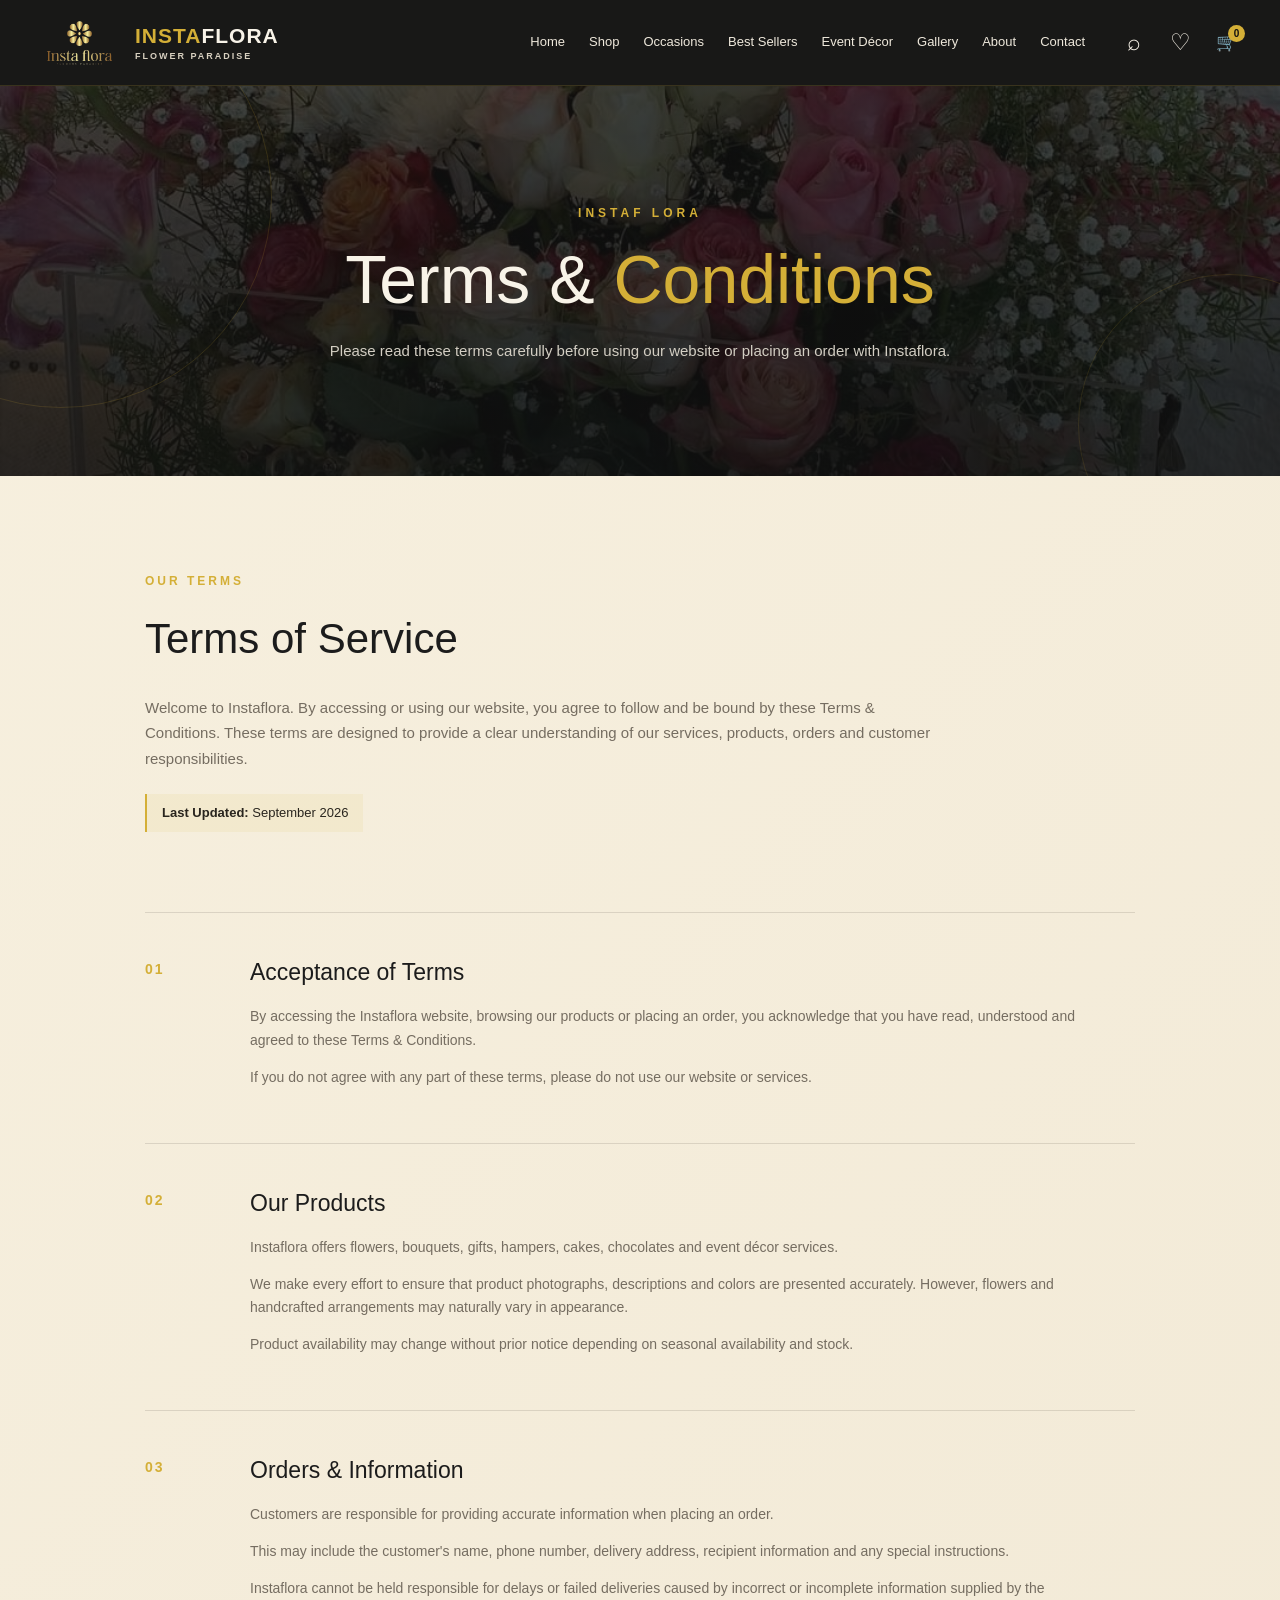
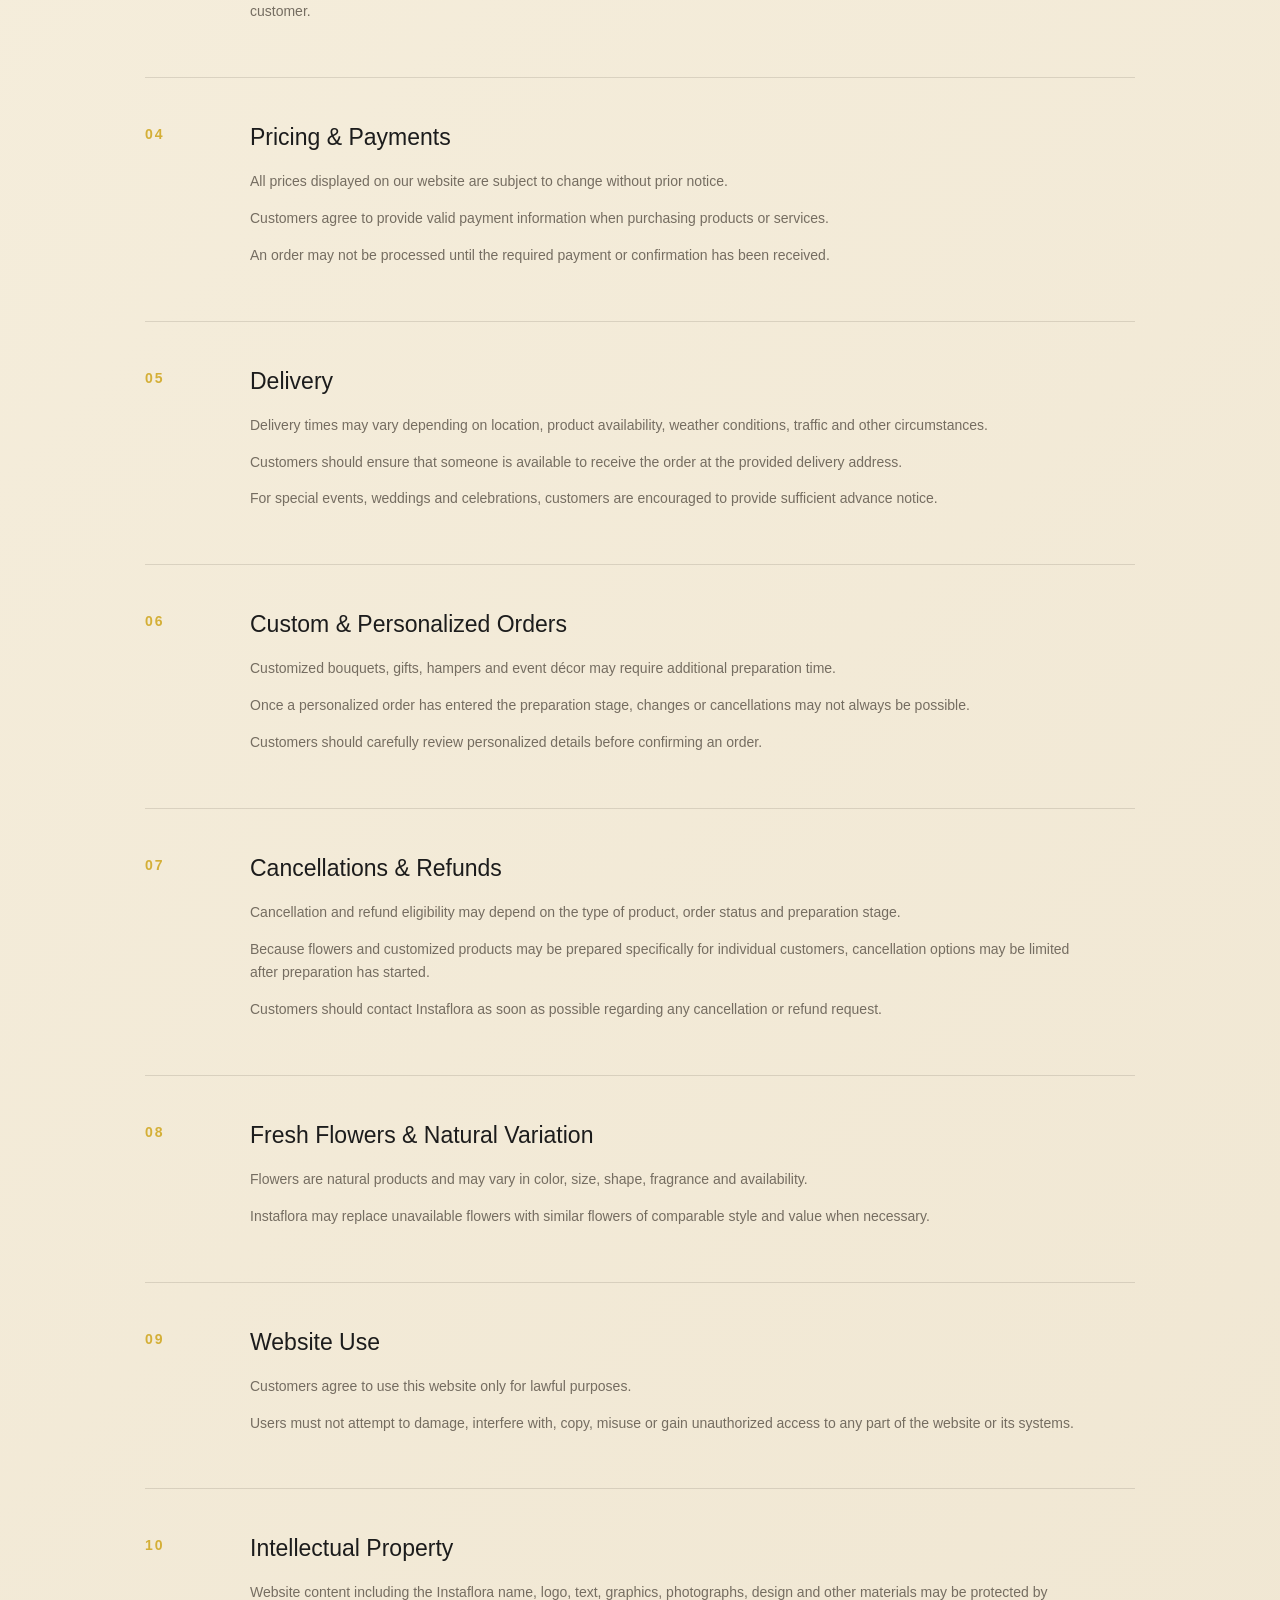
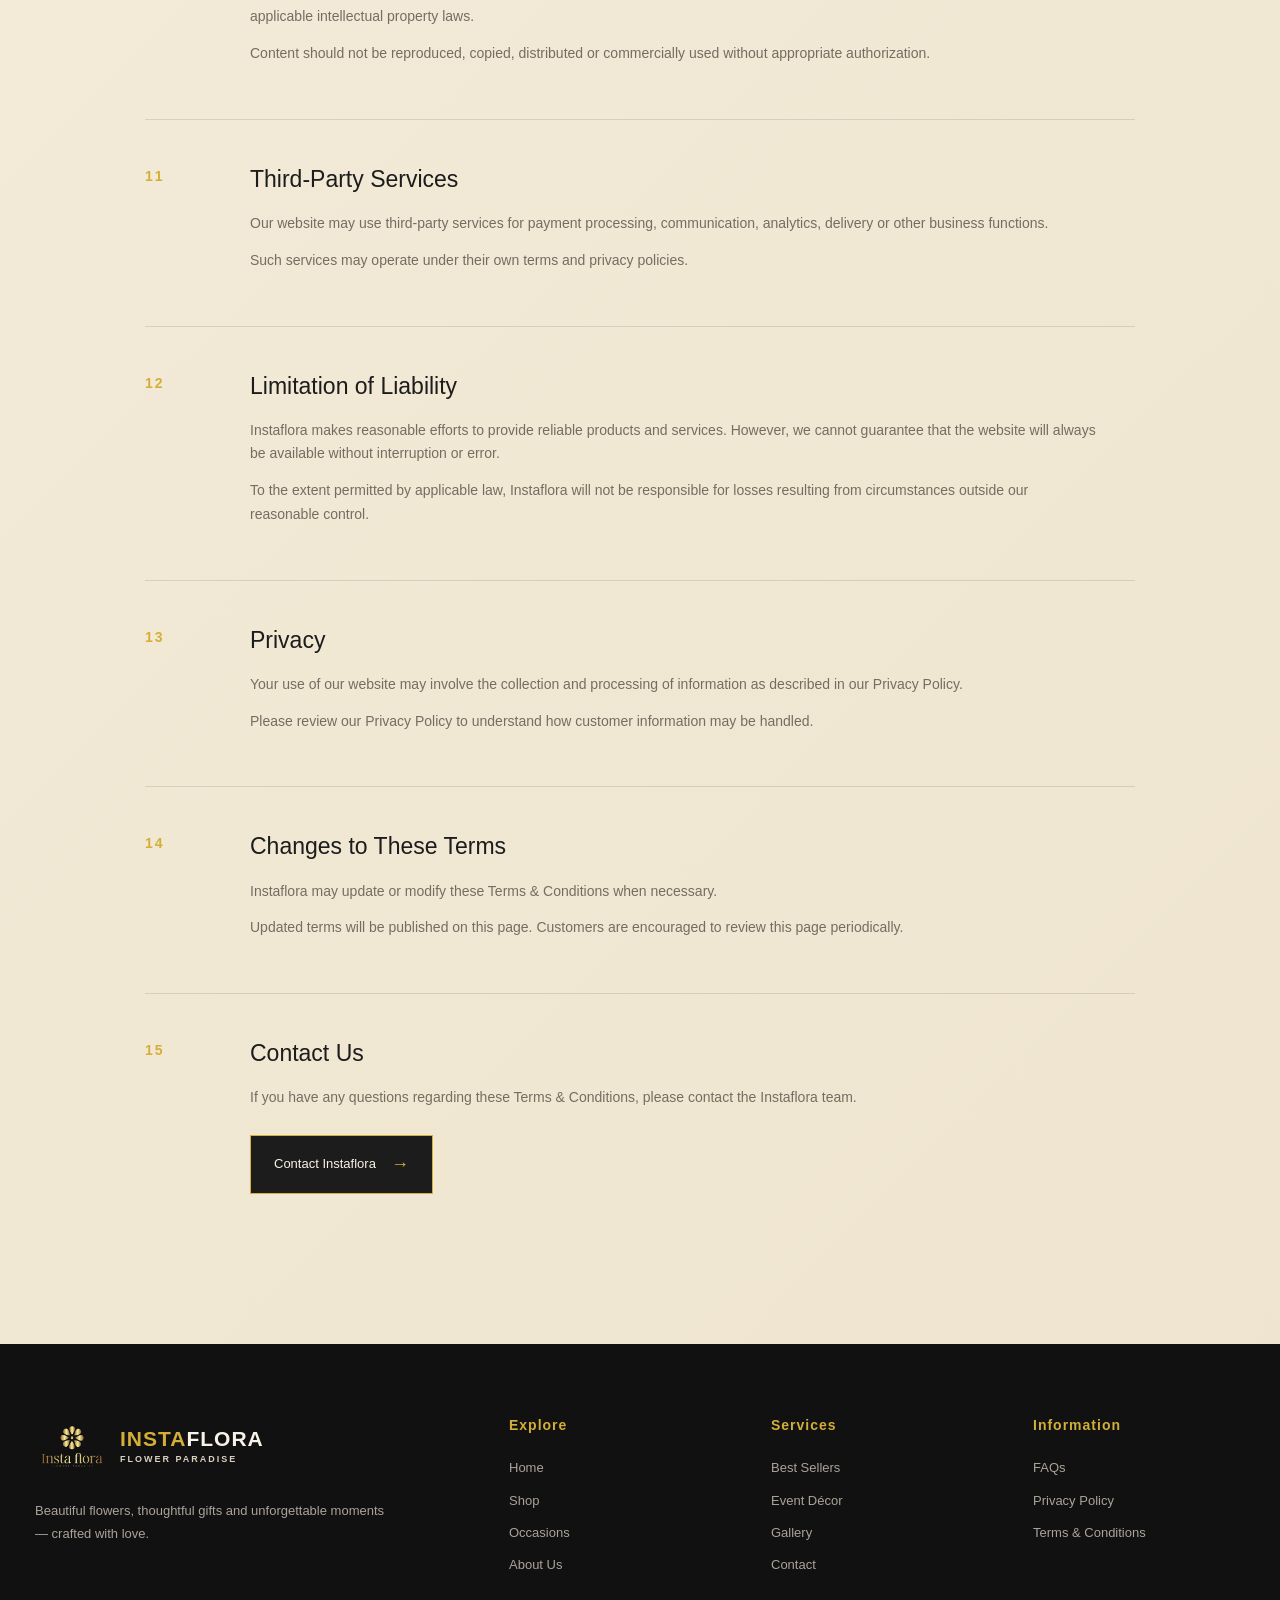
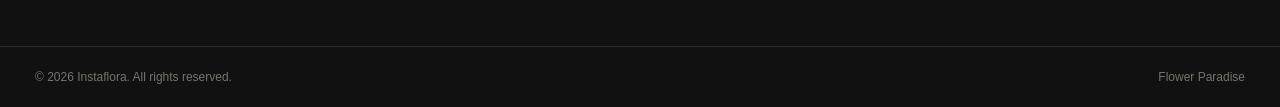
<file: terms.html>
<!DOCTYPE html>
<html lang="en">

<head>
    <meta charset="UTF-8">
    <meta name="viewport" content="width=device-width, initial-scale=1.0">

    <title>Terms & Conditions | Instaflora</title>

    <meta name="description"
        content="Read the Terms & Conditions of Instaflora regarding our flowers, gifts, orders, payments, deliveries and services.">

    <link rel="stylesheet" href="terms.css">
</head>

<body>

    <!-- =====================================================
         NAVBAR
    ====================================================== -->

    <header class="navbar" id="navbar">

        <div class="nav-container">

            <a href="index.html" class="brand">

                <img src="Logoinstaflora-removebg-preview.png"
                    alt="Instaflora Logo">

                <div class="brand-text">
                    <span>INSTA</span>FLORA
                    <small>Flower Paradise</small>
                </div>

            </a>


            <nav class="nav-menu" id="navMenu">

                <a href="index.html">Home</a>

                <a href="shop.html">Shop</a>

                <a href="occasions.html">Occasions</a>

                <a href="index.html#bestsellers">Best Sellers</a>

                <a href="index.html#events">Event Décor</a>

                <a href="index.html#gallery">Gallery</a>

                <a href="about.html">About</a>

                <a href="index.html#contact">Contact</a>

            </nav>


            <div class="nav-actions">

                <button class="nav-icon" id="searchBtn" title="Search">
                    ⌕
                </button>

                <button class="nav-icon" id="wishlistBtn" title="Wishlist">
                    ♡
                </button>

                <button class="nav-icon cart-button" id="cartBtn"
                    title="Shopping Cart">

                    🛒

                    <span class="cart-count">0</span>

                </button>

                <button class="menu-toggle"
                    id="menuToggle"
                    type="button"
                    aria-label="Open Menu">

                    ☰

                </button>

            </div>

        </div>

    </header>


    <!-- =====================================================
         SEARCH OVERLAY
    ====================================================== -->

    <div class="search-overlay" id="searchOverlay">

        <button class="search-close" id="searchClose">
            ×
        </button>

        <div class="search-box">

            <span>SEARCH INSTAFLORA</span>

            <input type="text"
                id="searchInput"
                placeholder="Search flowers, gifts, bouquets...">

            <button id="searchSubmit">
                Search
            </button>

        </div>

    </div>


    <!-- =====================================================
         PAGE HERO
    ====================================================== -->

    <section class="page-hero">

        <div class="hero-content">

            <span class="eyebrow">
                INSTAF LORA
            </span>

            <h1>
                Terms & <span>Conditions</span>
            </h1>

            <p>
                Please read these terms carefully before using
                our website or placing an order with Instaflora.
            </p>

        </div>

    </section>


    <!-- =====================================================
         TERMS CONTENT
    ====================================================== -->

    <main class="terms-wrapper">

        <div class="terms-intro">

            <span class="section-label">
                OUR TERMS
            </span>

            <h2>
                Terms of Service
            </h2>

            <p>
                Welcome to Instaflora. By accessing or using our
                website, you agree to follow and be bound by these
                Terms & Conditions. These terms are designed to
                provide a clear understanding of our services,
                products, orders and customer responsibilities.
            </p>

            <p class="updated">
                <strong>Last Updated:</strong> September 2026
            </p>

        </div>


        <!-- 01 -->

        <section class="terms-section">

            <div class="number">
                01
            </div>

            <div class="terms-text">

                <h3>
                    Acceptance of Terms
                </h3>

                <p>
                    By accessing the Instaflora website, browsing
                    our products or placing an order, you acknowledge
                    that you have read, understood and agreed to
                    these Terms & Conditions.
                </p>

                <p>
                    If you do not agree with any part of these terms,
                    please do not use our website or services.
                </p>

            </div>

        </section>


        <!-- 02 -->

        <section class="terms-section">

            <div class="number">
                02
            </div>

            <div class="terms-text">

                <h3>
                    Our Products
                </h3>

                <p>
                    Instaflora offers flowers, bouquets, gifts,
                    hampers, cakes, chocolates and event décor
                    services.
                </p>

                <p>
                    We make every effort to ensure that product
                    photographs, descriptions and colors are
                    presented accurately. However, flowers and
                    handcrafted arrangements may naturally vary
                    in appearance.
                </p>

                <p>
                    Product availability may change without prior
                    notice depending on seasonal availability and
                    stock.
                </p>

            </div>

        </section>


        <!-- 03 -->

        <section class="terms-section">

            <div class="number">
                03
            </div>

            <div class="terms-text">

                <h3>
                    Orders & Information
                </h3>

                <p>
                    Customers are responsible for providing accurate
                    information when placing an order.
                </p>

                <p>
                    This may include the customer's name, phone
                    number, delivery address, recipient information
                    and any special instructions.
                </p>

                <p>
                    Instaflora cannot be held responsible for delays
                    or failed deliveries caused by incorrect or
                    incomplete information supplied by the customer.
                </p>

            </div>

        </section>


        <!-- 04 -->

        <section class="terms-section">

            <div class="number">
                04
            </div>

            <div class="terms-text">

                <h3>
                    Pricing & Payments
                </h3>

                <p>
                    All prices displayed on our website are subject
                    to change without prior notice.
                </p>

                <p>
                    Customers agree to provide valid payment
                    information when purchasing products or services.
                </p>

                <p>
                    An order may not be processed until the required
                    payment or confirmation has been received.
                </p>

            </div>

        </section>


        <!-- 05 -->

        <section class="terms-section">

            <div class="number">
                05
            </div>

            <div class="terms-text">

                <h3>
                    Delivery
                </h3>

                <p>
                    Delivery times may vary depending on location,
                    product availability, weather conditions,
                    traffic and other circumstances.
                </p>

                <p>
                    Customers should ensure that someone is available
                    to receive the order at the provided delivery
                    address.
                </p>

                <p>
                    For special events, weddings and celebrations,
                    customers are encouraged to provide sufficient
                    advance notice.
                </p>

            </div>

        </section>


        <!-- 06 -->

        <section class="terms-section">

            <div class="number">
                06
            </div>

            <div class="terms-text">

                <h3>
                    Custom & Personalized Orders
                </h3>

                <p>
                    Customized bouquets, gifts, hampers and event
                    décor may require additional preparation time.
                </p>

                <p>
                    Once a personalized order has entered the
                    preparation stage, changes or cancellations may
                    not always be possible.
                </p>

                <p>
                    Customers should carefully review personalized
                    details before confirming an order.
                </p>

            </div>

        </section>


        <!-- 07 -->

        <section class="terms-section">

            <div class="number">
                07
            </div>

            <div class="terms-text">

                <h3>
                    Cancellations & Refunds
                </h3>

                <p>
                    Cancellation and refund eligibility may depend
                    on the type of product, order status and
                    preparation stage.
                </p>

                <p>
                    Because flowers and customized products may be
                    prepared specifically for individual customers,
                    cancellation options may be limited after
                    preparation has started.
                </p>

                <p>
                    Customers should contact Instaflora as soon as
                    possible regarding any cancellation or refund
                    request.
                </p>

            </div>

        </section>


        <!-- 08 -->

        <section class="terms-section">

            <div class="number">
                08
            </div>

            <div class="terms-text">

                <h3>
                    Fresh Flowers & Natural Variation
                </h3>

                <p>
                    Flowers are natural products and may vary in
                    color, size, shape, fragrance and availability.
                </p>

                <p>
                    Instaflora may replace unavailable flowers with
                    similar flowers of comparable style and value
                    when necessary.
                </p>

            </div>

        </section>


        <!-- 09 -->

        <section class="terms-section">

            <div class="number">
                09
            </div>

            <div class="terms-text">

                <h3>
                    Website Use
                </h3>

                <p>
                    Customers agree to use this website only for
                    lawful purposes.
                </p>

                <p>
                    Users must not attempt to damage, interfere with,
                    copy, misuse or gain unauthorized access to any
                    part of the website or its systems.
                </p>

            </div>

        </section>


        <!-- 10 -->

        <section class="terms-section">

            <div class="number">
                10
            </div>

            <div class="terms-text">

                <h3>
                    Intellectual Property
                </h3>

                <p>
                    Website content including the Instaflora name,
                    logo, text, graphics, photographs, design and
                    other materials may be protected by applicable
                    intellectual property laws.
                </p>

                <p>
                    Content should not be reproduced, copied,
                    distributed or commercially used without
                    appropriate authorization.
                </p>

            </div>

        </section>


        <!-- 11 -->

        <section class="terms-section">

            <div class="number">
                11
            </div>

            <div class="terms-text">

                <h3>
                    Third-Party Services
                </h3>

                <p>
                    Our website may use third-party services for
                    payment processing, communication, analytics,
                    delivery or other business functions.
                </p>

                <p>
                    Such services may operate under their own terms
                    and privacy policies.
                </p>

            </div>

        </section>


        <!-- 12 -->

        <section class="terms-section">

            <div class="number">
                12
            </div>

            <div class="terms-text">

                <h3>
                    Limitation of Liability
                </h3>

                <p>
                    Instaflora makes reasonable efforts to provide
                    reliable products and services. However, we
                    cannot guarantee that the website will always be
                    available without interruption or error.
                </p>

                <p>
                    To the extent permitted by applicable law,
                    Instaflora will not be responsible for losses
                    resulting from circumstances outside our
                    reasonable control.
                </p>

            </div>

        </section>


        <!-- 13 -->

        <section class="terms-section">

            <div class="number">
                13
            </div>

            <div class="terms-text">

                <h3>
                    Privacy
                </h3>

                <p>
                    Your use of our website may involve the collection
                    and processing of information as described in our
                    Privacy Policy.
                </p>

                <p>
                    Please review our Privacy Policy to understand
                    how customer information may be handled.
                </p>

            </div>

        </section>


        <!-- 14 -->

        <section class="terms-section">

            <div class="number">
                14
            </div>

            <div class="terms-text">

                <h3>
                    Changes to These Terms
                </h3>

                <p>
                    Instaflora may update or modify these Terms &
                    Conditions when necessary.
                </p>

                <p>
                    Updated terms will be published on this page.
                    Customers are encouraged to review this page
                    periodically.
                </p>

            </div>

        </section>


        <!-- 15 -->

        <section class="terms-section">

            <div class="number">
                15
            </div>

            <div class="terms-text">

                <h3>
                    Contact Us
                </h3>

                <p>
                    If you have any questions regarding these Terms
                    & Conditions, please contact the Instaflora team.
                </p>

                <a href="index.html#contact"
                    class="contact-btn">

                    Contact Instaflora
                    <span>→</span>

                </a>

            </div>

        </section>

    </main>


    <!-- =====================================================
         FOOTER
    ====================================================== -->

    <footer id="contact">

        <div class="footer-main">

            <div class="footer-brand">

                <a href="index.html" class="brand footer-logo">

                    <img src="Logoinstaflora-removebg-preview.png"
                        alt="Instaflora Logo">

                    <div class="brand-text">

                        <span>INSTA</span>FLORA

                        <small>
                            Flower Paradise
                        </small>

                    </div>

                </a>

                <p>
                    Beautiful flowers, thoughtful gifts and
                    unforgettable moments — crafted with love.
                </p>

            </div>


            <div class="footer-column">

                <h4>Explore</h4>

                <a href="index.html">Home</a>

                <a href="shop.html">Shop</a>

                <a href="occasions.html">Occasions</a>

                <a href="about.html">About Us</a>

            </div>


            <div class="footer-column">

                <h4>Services</h4>

                <a href="index.html#bestsellers">
                    Best Sellers
                </a>

                <a href="index.html#events">
                    Event Décor
                </a>

                <a href="index.html#gallery">
                    Gallery
                </a>

                <a href="index.html#contact">
                    Contact
                </a>

            </div>


            <div class="footer-column">

                <h4>Information</h4>

                <a href="faq.html">
                    FAQs
                </a>

                <a href="privacy.html">
                    Privacy Policy
                </a>

                <a href="terms.html">
                    Terms & Conditions
                </a>

            </div>

        </div>


        <div class="footer-bottom">

            <p>
                © 2026 Instaflora. All rights reserved.
            </p>

            <p>
                Flower Paradise
            </p>

        </div>

    </footer>


    <!-- =====================================================
         BACK TO TOP
    ====================================================== -->

    <button class="back-top" id="backTop">
        ↑
    </button>


    <script src="terms.js"></script>

</body>
</html>
</file>
<file: index.css>
/* =====================================================
   INSTALFLORA
   PREMIUM FLOWER & GIFT WEBSITE
   LUXURY BLACK • CHARCOAL • GOLD THEME
===================================================== */

*{
    margin:0;
    padding:0;
    box-sizing:border-box;
}

html{
    scroll-behavior:smooth;
}

body{
    font-family:Georgia, "Times New Roman", serif;
    background:#f8f3e9;
    color:#29251f;
    overflow-x:hidden;
}

button,
input{
    font:inherit;
}

a{
    text-decoration:none;
    color:inherit;
}

img{
    width:100%;
    display:block;
}


/* =====================================================
   PREMIUM COLOR PALETTE
===================================================== */

:root{

    /* Logo inspired dark colors */
    --black:#0d0d0d;
    --charcoal:#171717;
    --dark:#202020;
    --dark-soft:#292929;

    /* Luxury gold */
    --gold:#c6a15b;
    --gold-light:#e4c778;
    --gold-bright:#d8b667;

    /* Light backgrounds */
    --cream:#f8f3e9;
    --ivory:#fffdf8;
    --beige:#eee5d6;
    --beige-dark:#e5dac8;

    /* Elegant secondary colors */
    --bronze:#a9874d;
    --brown:#665846;

    /* Text */
    --text:#29251f;
    --muted:#766e63;
    --light-text:#d9d2c6;
}


/* =====================================================
   NAVBAR
===================================================== */

.navbar{
    position:fixed;
    top:0;
    left:0;
    width:100%;
    z-index:1000;

    background:rgba(13,13,13,.97);

    backdrop-filter:blur(14px);
    -webkit-backdrop-filter:blur(14px);

    border-bottom:1px solid rgba(198,161,91,.18);

    transition:.4s ease;
}

.navbar.scrolled{
    background:rgba(13,13,13,.99);

    box-shadow:
        0 10px 35px rgba(0,0,0,.30);
}

.nav-container{
    width:100%;
    max-width:1550px;

    min-height:100px;

    margin:0 auto;

    padding:8px 38px;

    display:flex;
    align-items:center;

    gap:28px;
}


/* =====================================================
   BRAND
===================================================== */

.brand{
    display:flex;
    align-items:center;

    gap:18px;

    flex-shrink:0;

    text-decoration:none;
}


/* =====================================================
   LOGO IMAGE
===================================================== */

.brand img{
    width:110px;
    height:85px;

    object-fit:contain;

    display:block;

    flex-shrink:0;

    transition:.3s ease;
}

.brand:hover img{
    transform:scale(1.04);
}


/* =====================================================
   BRAND TEXT
===================================================== */

.brand-text{
    color:var(--gold);

    font-family:Georgia, "Times New Roman", serif;

    font-size:32px;

    font-weight:700;

    letter-spacing:1px;

    line-height:1;

    white-space:nowrap;
}


/* INSTA */

.brand-text span{
    color:var(--gold-light);
}


/* FLORA */

.brand-text{
    color:var(--gold);
}


/* =====================================================
   TAGLINE
===================================================== */

.brand-text small{
    display:block;

    margin-top:9px;

    color:#f3eee5;

    font-family:Arial, sans-serif;

    font-size:9px;

    font-weight:600;

    letter-spacing:4px;

    line-height:1;

    white-space:nowrap;
}


/* =====================================================
   NAVIGATION
===================================================== */

.nav-menu{
    display:flex;

    align-items:center;

    gap:27px;

    margin-left:auto;
}

.nav-menu a{
    font-family:Arial, sans-serif;

    color:#eee9df;

    font-size:14px;

    position:relative;

    padding:13px 0;

    transition:.3s ease;

    white-space:nowrap;
}

.nav-menu a::after{
    content:"";

    position:absolute;

    bottom:3px;
    left:0;

    width:0;
    height:2px;

    background:var(--gold-light);

    transition:.3s ease;
}

.nav-menu a:hover,
.nav-menu a.active{
    color:var(--gold-light);
}

.nav-menu a:hover::after,
.nav-menu a.active::after{
    width:100%;
}


/* =====================================================
   NAV ACTIONS
===================================================== */

.nav-actions{
    display:flex;

    align-items:center;

    gap:10px;

    margin-left:10px;

    flex-shrink:0;
}

.nav-icon{
    width:42px;
    height:42px;

    border:1px solid rgba(198,161,91,.28);

    background:rgba(255,255,255,.02);

    color:#f4eee3;

    border-radius:50%;

    cursor:pointer;

    transition:.3s ease;

    position:relative;

    display:flex;

    align-items:center;
    justify-content:center;
}

.nav-icon:hover{
    border-color:var(--gold);

    color:var(--gold-light);

    background:rgba(198,161,91,.08);

    transform:translateY(-2px);
}


/* CART COUNT */

.cart-count{
    position:absolute;

    top:-5px;
    right:-4px;

    width:18px;
    height:18px;

    border-radius:50%;

    background:var(--gold);

    color:var(--black);

    font:10px Arial, sans-serif;

    font-weight:bold;

    display:flex;

    align-items:center;
    justify-content:center;
}
/* =====================================================
   LOGIN / REGISTER NAVBAR BUTTON
===================================================== */

.account-btn{
    padding:13px 18px;

    background:var(--gold);

    color:#111;

    border:1px solid var(--gold);

    cursor:pointer;

    font:
        700 11px Arial,
        sans-serif;

    text-transform:uppercase;

    letter-spacing:1px;

    white-space:nowrap;

    transition:.3s ease;
}

.account-btn:hover{
    background:var(--gold-light);

    border-color:var(--gold-light);

    transform:translateY(-2px);

    box-shadow:
        0 8px 20px
        rgba(212,175,55,.25);
}


/* =====================================================
   MOBILE MENU BUTTON
===================================================== */

.menu-toggle{
    display:none;

    width:42px;
    height:42px;

    background:transparent;

    border:1px solid rgba(198,161,91,.30);

    color:var(--gold-light);

    border-radius:50%;

    font-size:22px;

    cursor:pointer;

    align-items:center;
    justify-content:center;
}


/* =====================================================
   HERO
===================================================== */

.hero{
    height:100vh;

    min-height:650px;

    position:relative;

    overflow:hidden;

    background:
        linear-gradient(
            90deg,
            rgba(13,13,13,.94),
            rgba(20,20,20,.72),
            rgba(20,20,20,.18)
        ),
        url("72.jpeg")
        center/cover no-repeat;
}

.hero-slider{
    height:100%;
}

.hero-slide{
    position:absolute;

    inset:0;

    opacity:0;

    visibility:hidden;

    transition:1s ease;
}

.hero-slide.active{
    opacity:1;

    visibility:visible;
}

.hero-content{
    max-width:720px;

    position:absolute;

    left:8%;

    top:50%;

    transform:translateY(-50%);

    color:#fff;
}


/* EYEBROW */

.eyebrow,
.section-label{
    font-family:Arial, sans-serif;

    color:var(--gold-light);

    font-size:11px;

    letter-spacing:4px;

    font-weight:bold;
}


/* HERO HEADING */

.hero h1{
    font-size:clamp(48px,6vw,82px);

    line-height:1.02;

    font-weight:normal;

    margin:25px 0;

    color:#fff;
}

.hero h1 span{
    color:var(--gold-light);

    font-style:italic;
}

.hero p{
    font-family:Arial, sans-serif;

    max-width:580px;

    line-height:1.8;

    color:#ddd6ca;

    font-size:16px;
}


/* =====================================================
   HERO BUTTONS
===================================================== */

.hero-buttons{
    display:flex;

    gap:15px;

    margin-top:35px;

    flex-wrap:wrap;
}

.btn{
    display:inline-flex;

    align-items:center;
    justify-content:center;

    gap:12px;

    padding:15px 27px;

    border-radius:2px;

    font-family:Arial, sans-serif;

    font-size:12px;

    font-weight:bold;

    letter-spacing:.5px;

    transition:.3s ease;
}

.btn-primary{
    background:var(--gold);

    color:var(--black);

    border:1px solid var(--gold);
}

.btn-primary:hover{
    background:var(--gold-light);

    border-color:var(--gold-light);

    transform:translateY(-3px);

    box-shadow:0 10px 25px rgba(198,161,91,.25);
}

.btn-outline{
    border:1px solid rgba(255,255,255,.55);

    color:white;

    background:rgba(255,255,255,.02);
}

.btn-outline:hover{
    background:var(--gold);

    border-color:var(--gold);

    color:var(--black);
}

.btn-light{
    background:var(--cream);

    color:var(--black);
}

.btn-light:hover{
    background:var(--gold-light);

    transform:translateY(-3px);
}


/* =====================================================
   SLIDER
===================================================== */

.slider-controls{
    position:absolute;

    bottom:45px;
    left:8%;

    display:flex;

    align-items:center;

    gap:20px;
}

.slider-arrow{
    width:42px;
    height:42px;

    background:transparent;

    color:white;

    border:1px solid rgba(255,255,255,.4);

    border-radius:50%;

    cursor:pointer;

    transition:.3s;
}

.slider-arrow:hover{
    border-color:var(--gold);

    color:var(--gold-light);

    background:rgba(198,161,91,.08);
}

.slider-dots{
    display:flex;

    gap:8px;
}

.dot{
    width:25px;
    height:2px;

    border:0;

    background:rgba(255,255,255,.35);

    cursor:pointer;
}

.dot.active{
    background:var(--gold-light);
}


/* =====================================================
   TRUST BAR
===================================================== */

.trust-bar{
    background:var(--black);

    color:white;

    display:grid;

    grid-template-columns:repeat(4,1fr);

    padding:30px 8%;

    border-top:1px solid rgba(198,161,91,.18);

    border-bottom:1px solid rgba(198,161,91,.12);
}

.trust-item{
    display:flex;

    align-items:center;

    justify-content:center;

    gap:15px;

    border-right:1px solid rgba(255,255,255,.10);
}

.trust-item:last-child{
    border:0;
}

.trust-item strong{
    color:var(--gold);

    font-size:24px;

    font-weight:normal;
}

.trust-item span{
    font:11px/1.5 Arial,sans-serif;

    color:#cfc7ba;
}


/* =====================================================
   GENERAL SECTIONS
===================================================== */

.section{
    padding:110px 7%;

    max-width:1500px;

    margin:auto;
}

.section-heading{
    display:flex;

    justify-content:space-between;

    align-items:end;

    gap:50px;

    margin-bottom:55px;
}

.section-heading h2{
    font-size:48px;

    line-height:1.1;

    font-weight:normal;

    margin-top:15px;

    color:var(--black);
}

.section-heading h2 em{
    color:var(--gold);

    font-style:italic;
}

.section-heading > p{
    max-width:430px;

    color:var(--muted);

    font:14px/1.8 Arial,sans-serif;
}

.centered{
    display:block;

    text-align:center;
}

.centered > p{
    margin:20px auto;
}


/* =====================================================
   CATEGORIES
===================================================== */

.category-grid{
    display:grid;

    grid-template-columns:repeat(3,1fr);

    gap:18px;
}

.category-card{
    height:310px;

    position:relative;

    overflow:hidden;

    background:#ddd;
}

.category-card.large{
    grid-row:span 2;

    height:auto;
}

.category-card img{
    height:100%;

    object-fit:cover;

    transition:1s;
}

.category-card:hover img{
    transform:scale(1.08);
}

.category-overlay{
    position:absolute;

    inset:0;

    display:flex;

    flex-direction:column;

    justify-content:end;

    padding:28px;

    color:white;

    background:
        linear-gradient(
            transparent 25%,
            rgba(13,13,13,.90)
        );
}

.category-overlay span{
    color:var(--gold-light);

    font:11px Arial;
}

.category-overlay h3{
    font-size:26px;

    font-weight:normal;

    margin:5px 0;
}

.category-overlay p{
    font:11px Arial;

    color:#e8e2d8;
}


/* =====================================================
   OCCASIONS
===================================================== */

.occasion-section{
    background:var(--beige);

    padding:110px 7%;

    border-top:1px solid rgba(198,161,91,.12);

    border-bottom:1px solid rgba(198,161,91,.12);
}

.occasion-grid{
    max-width:1400px;

    margin:auto;

    display:grid;

    grid-template-columns:repeat(5,1fr);

    gap:15px;
}

.occasion-card{
    height:400px;

    position:relative;

    overflow:hidden;
}

.occasion-card img{
    height:100%;

    object-fit:cover;

    transition:.8s;
}

.occasion-card:hover img{
    transform:scale(1.08);
}

.occasion-card::after{
    content:"";

    position:absolute;

    inset:0;

    background:
        linear-gradient(
            transparent 35%,
            rgba(13,13,13,.88)
        );
}

.occasion-card div{
    position:absolute;

    z-index:2;

    bottom:28px;
    left:25px;

    color:white;
}

.occasion-card span{
    font:10px Arial;

    letter-spacing:1px;

    color:var(--gold-light);
}

.occasion-card h3{
    font-size:24px;

    font-weight:normal;

    margin-top:6px;
}


/* =====================================================
   PRODUCTS
===================================================== */

.filter-buttons{
    display:flex;

    gap:20px;

    flex-wrap:wrap;
}

.filter{
    border:0;

    background:none;

    cursor:pointer;

    color:#81786c;

    font:12px Arial;

    padding:8px 0;

    position:relative;
}

.filter.active{
    color:var(--black);
}

.filter.active::after{
    content:"";

    position:absolute;

    bottom:0;
    left:0;

    width:100%;

    height:2px;

    background:var(--gold);
}

.product-grid{
    display:grid;

    grid-template-columns:repeat(4,1fr);

    gap:25px;
}

.product-card{
    transition:.4s;
}

.product-card:hover{
    transform:translateY(-4px);
}

.product-card.hidden{
    display:none;
}

.product-image{
    height:380px;

    background:#e9e1d4;

    position:relative;

    overflow:hidden;
}

.product-image img{
    height:100%;

    object-fit:cover;

    transition:.8s;
}

.product-card:hover .product-image img{
    transform:scale(1.06);
}

.product-tag{
    position:absolute;

    z-index:2;

    top:15px;
    left:15px;

    background:var(--black);

    color:var(--gold-light);

    padding:7px 10px;

    font:9px Arial;

    letter-spacing:1px;
}

.wishlist{
    position:absolute;

    z-index:2;

    top:12px;
    right:12px;

    width:35px;
    height:35px;

    border:0;

    border-radius:50%;

    background:rgba(255,253,248,.95);

    cursor:pointer;

    font-size:20px;

    color:var(--black);

    transition:.3s;
}

.wishlist:hover{
    background:var(--gold);

    color:var(--black);
}

.product-info{
    padding:18px 3px;
}

.product-info > span{
    color:var(--bronze);

    font:10px Arial;

    text-transform:uppercase;

    letter-spacing:1px;
}

.product-info h3{
    font-size:19px;

    font-weight:normal;

    margin:8px 0 15px;

    color:var(--black);
}

.product-bottom{
    display:flex;

    justify-content:space-between;

    align-items:center;
}

.product-bottom strong{
    font:15px Arial;

    color:var(--black);
}

.add-cart{
    border:1px solid var(--black);

    background:transparent;

    padding:7px 12px;

    cursor:pointer;

    color:var(--black);

    font:10px Arial;

    transition:.3s;
}

.add-cart:hover{
    background:var(--black);

    color:var(--gold-light);

    border-color:var(--black);
}


/* =====================================================
   CUSTOM SECTION
===================================================== */

.custom-section{
    min-height:500px;

    background:
        radial-gradient(
            circle at 85% 50%,
            rgba(198,161,91,.14),
            transparent 30%
        ),
        var(--black);

    color:white;

    position:relative;

    overflow:hidden;

    display:flex;

    align-items:center;

    padding:80px 10%;

    border-top:1px solid rgba(198,161,91,.18);

    border-bottom:1px solid rgba(198,161,91,.18);
}

.custom-content{
    max-width:600px;

    position:relative;

    z-index:2;
}

.custom-content h2{
    font-size:58px;

    font-weight:normal;

    line-height:1.05;

    margin:20px 0;
}

.custom-content h2 em{
    color:var(--gold-light);
}

.custom-content p{
    font:14px/1.8 Arial;

    color:#c8c0b4;

    margin-bottom:30px;
}

.custom-decoration{
    position:absolute;

    right:8%;

    top:50%;

    transform:translateY(-50%);

    width:400px;
    height:400px;
}

.circle{
    position:absolute;

    border-radius:50%;

    border:1px solid rgba(198,161,91,.35);
}

.circle-one{
    width:400px;
    height:400px;
}

.circle-two{
    width:280px;
    height:280px;

    top:60px;
    left:60px;
}

.custom-flower{
    position:absolute;

    top:100px;
    left:120px;

    color:var(--gold);

    font-size:150px;

    animation:flowerRotate 12s linear infinite;
}

@keyframes flowerRotate{

    from{
        transform:rotate(0);
    }

    to{
        transform:rotate(360deg);
    }

}


/* =====================================================
   EVENT DÉCOR
===================================================== */

.event-grid{
    display:grid;

    grid-template-columns:repeat(3,1fr);

    gap:25px;
}

.event-card{
    background:var(--ivory);

    overflow:hidden;

    border:1px solid rgba(198,161,91,.12);

    box-shadow:
        0 10px 35px rgba(30,25,18,.07);
}

.event-card img{
    height:350px;

    object-fit:cover;

    transition:.7s;
}

.event-card:hover img{
    transform:scale(1.04);
}

.event-info{
    padding:28px;
}

.event-info span{
    color:var(--gold);

    font:12px Arial;
}

.event-info h3{
    font-size:28px;

    font-weight:normal;

    margin:8px 0;

    color:var(--black);
}

.event-info p{
    color:var(--muted);

    font:13px/1.7 Arial;

    margin-bottom:20px;
}

.event-info a{
    color:var(--black);

    font:bold 11px Arial;

    text-transform:uppercase;

    letter-spacing:1px;

    transition:.3s;
}

.event-info a:hover{
    color:var(--gold);
}


/* =====================================================
   STORY
===================================================== */

.story-section{
    max-width:1400px;

    margin:auto;

    padding:120px 7%;

    display:grid;

    grid-template-columns:1fr 1fr;

    align-items:center;

    gap:90px;
}

.story-image{
    position:relative;
}

.story-image-main{
    height:600px;

    overflow:hidden;
}

.story-image-main img{
    height:100%;

    object-fit:cover;
}

.story-badge{
    position:absolute;

    right:-30px;
    bottom:30px;

    background:var(--gold);

    width:150px;
    height:150px;

    border-radius:50%;

    display:flex;

    flex-direction:column;

    align-items:center;

    justify-content:center;

    color:var(--black);

    text-align:center;

    box-shadow:0 10px 30px rgba(0,0,0,.15);
}

.story-badge strong{
    font-size:32px;
}

.story-badge span{
    font:10px/1.4 Arial;
}

.story-content h2{
    font-size:52px;

    font-weight:normal;

    line-height:1.1;

    margin:20px 0 25px;

    color:var(--black);
}

.story-content h2 em{
    color:var(--gold);
}

.story-content p{
    color:var(--muted);

    font:14px/1.9 Arial;

    margin-bottom:18px;
}

.story-stats{
    display:flex;

    gap:45px;

    margin-top:40px;
}

.story-stats div{
    display:flex;

    flex-direction:column;
}

.story-stats strong{
    color:var(--black);

    font-size:30px;

    font-weight:normal;
}

.story-stats span{
    font:10px Arial;

    color:var(--muted);

    margin-top:4px;
}


/* =====================================================
   GALLERY
===================================================== */

.gallery-section{
    padding:110px 4%;

    background:var(--beige);

    border-top:1px solid rgba(198,161,91,.12);

    border-bottom:1px solid rgba(198,161,91,.12);
}

.gallery-grid{
    display:grid;

    grid-template-columns:repeat(4,1fr);

    grid-auto-rows:260px;

    gap:10px;
}

.gallery-item{
    overflow:hidden;
}

.gallery-item.tall{
    grid-row:span 2;
}

.gallery-item.wide{
    grid-column:span 2;
}

.gallery-item img{
    height:100%;

    object-fit:cover;

    transition:.8s;
}

.gallery-item:hover img{
    transform:scale(1.06);
}


/* =====================================================
   REVIEWS
===================================================== */

.review-section{
    padding:120px 7%;

    background:var(--cream);
}

.review-container{
    max-width:1000px;

    margin:auto;

    display:flex;

    align-items:center;

    gap:30px;
}

.review-card{
    display:none;

    text-align:center;

    flex:1;
}

.review-card.active{
    display:block;

    animation:fadeReview .5s;
}

@keyframes fadeReview{

    from{
        opacity:0;
        transform:translateY(10px);
    }

    to{
        opacity:1;
        transform:translateY(0);
    }

}

.stars{
    color:var(--gold);

    letter-spacing:5px;

    font-size:18px;
}

.review-card blockquote{
    font-size:27px;

    line-height:1.6;

    color:var(--black);

    margin:25px 0 35px;

    font-style:italic;
}

.review-person{
    display:flex;

    justify-content:center;

    align-items:center;

    gap:12px;
}

.avatar{
    width:42px;
    height:42px;

    background:var(--gold);

    border-radius:50%;

    display:flex;

    align-items:center;
    justify-content:center;

    color:var(--black);

    font-weight:bold;
}

.review-person div:last-child{
    display:flex;

    flex-direction:column;

    text-align:left;
}

.review-person strong{
    font:12px Arial;
}

.review-person span{
    font:10px Arial;

    color:var(--muted);

    margin-top:3px;
}

.review-arrow{
    width:45px;
    height:45px;

    border:1px solid #d0c6b6;

    background:var(--ivory);

    border-radius:50%;

    cursor:pointer;

    color:var(--black);

    flex-shrink:0;

    transition:.3s;
}

.review-arrow:hover{
    background:var(--gold);

    border-color:var(--gold);
}


/* =====================================================
   SOCIAL
===================================================== */

.social-section{
    padding:110px 4%;

    background:var(--ivory);
}

.social-grid{
    display:grid;

    grid-template-columns:repeat(6,1fr);

    gap:8px;

    margin-top:45px;
}

.social-grid div{
    aspect-ratio:1;

    overflow:hidden;
}

.social-grid img{
    height:100%;

    object-fit:cover;

    transition:.7s;
}

.social-grid div:hover img{
    transform:scale(1.1);
}


/* =====================================================
   NEWSLETTER
===================================================== */

.newsletter{
    background:
        linear-gradient(
            135deg,
            #e8dcc9,
            #f4ecdf
        );

    padding:75px 8%;

    display:flex;

    justify-content:space-between;

    align-items:center;

    gap:40px;

    border-top:1px solid rgba(198,161,91,.18);

    border-bottom:1px solid rgba(198,161,91,.18);
}

.newsletter h2{
    font-size:40px;

    font-weight:normal;

    margin-top:15px;

    line-height:1.1;

    color:var(--black);
}

.newsletter form{
    display:flex;

    width:480px;

    border-bottom:1px solid var(--black);
}

.newsletter input{
    flex:1;

    background:transparent;

    border:0;

    outline:0;

    padding:15px 0;

    font:13px Arial;

    color:var(--black);
}

.newsletter input::placeholder{
    color:#807567;
}

.newsletter button{
    border:0;

    background:none;

    cursor:pointer;

    color:var(--black);

    font:bold 11px Arial;

    transition:.3s;
}

.newsletter button:hover{
    color:var(--gold);
}


/* =====================================================
   FOOTER
===================================================== */

footer{
    background:var(--black);

    color:#d3cbc0;

    padding:80px 7% 25px;

    border-top:1px solid rgba(198,161,91,.20);
}

.footer-main{
    max-width:1400px;

    margin:auto;

    display:grid;

    grid-template-columns:2fr repeat(4,1fr);

    gap:50px;
}


/* FOOTER BRAND */

.footer-brand p{
    font:13px/1.8 Arial;

    max-width:300px;

    color:#9e968b;

    margin:25px 0;
}

.footer-logo{
    display:inline-flex;
}


/* FOOTER BRAND MARK */

.brand-mark{
    width:52px;
    height:52px;

    border:1px solid var(--gold);

    border-radius:50%;

    display:flex;

    align-items:center;
    justify-content:center;

    color:var(--gold);

    font-family:Georgia, serif;

    font-size:25px;

    font-style:italic;

    flex-shrink:0;
}


/* FOOTER SOCIAL */

.social-links{
    display:flex;

    gap:8px;
}

.social-links a{
    width:35px;
    height:35px;

    border:1px solid #3d3a35;

    border-radius:50%;

    display:flex;

    align-items:center;

    justify-content:center;

    font-family:Arial;

    transition:.3s;
}

.social-links a:hover{
    background:var(--gold);

    border-color:var(--gold);

    color:var(--black);
}


/* FOOTER COLUMNS */

.footer-column{
    display:flex;

    flex-direction:column;

    gap:12px;
}

.footer-column h4{
    color:var(--gold-light);

    font:12px Arial;

    text-transform:uppercase;

    letter-spacing:1.5px;

    margin-bottom:10px;
}

.footer-column a,
.footer-column p{
    color:#a7a097;

    font:11px/1.6 Arial;

    transition:.3s;
}

.footer-column a:hover{
    color:var(--gold-light);
}


/* =====================================================
   FOOTER BOTTOM
===================================================== */

.footer-bottom{
    max-width:1400px;

    margin:70px auto 0;

    padding-top:20px;

    border-top:1px solid #302f2b;

    display:flex;

    justify-content:space-between;

    gap:20px;

    font:10px Arial;

    color:#77736d;
}

.footer-bottom div{
    display:flex;

    gap:20px;
}

.footer-bottom a:hover{
    color:var(--gold);
}


/* =====================================================
   BACK TO TOP
===================================================== */

.back-top{
    position:fixed;

    right:25px;
    bottom:25px;

    width:45px;
    height:45px;

    border:0;

    background:var(--gold);

    color:var(--black);

    border-radius:50%;

    cursor:pointer;

    display:none;

    z-index:999;

    box-shadow:0 5px 20px rgba(0,0,0,.25);

    transition:.3s;
}

.back-top:hover{
    background:var(--gold-light);

    transform:translateY(-3px);
}

.back-top.show{
    display:block;
}


/* =====================================================
   RESPONSIVE - TABLET
===================================================== */

@media(max-width:1200px){

    .nav-container{
        padding-left:25px;
        padding-right:25px;

        gap:20px;
    }

    .brand img{
        width:90px;
        height:75px;
    }

    .brand-text{
        font-size:27px;
    }

    .nav-menu{
        gap:17px;
    }

    .nav-menu a{
        font-size:12px;
    }

    .product-grid{
        grid-template-columns:repeat(2,1fr);
    }

    .occasion-grid{
        grid-template-columns:repeat(3,1fr);
    }

    .occasion-card{
        height:330px;
    }

    .footer-main{
        grid-template-columns:repeat(3,1fr);
    }
}


/* =====================================================
   RESPONSIVE - MOBILE NAV
===================================================== */

@media(max-width:850px){

    .nav-container{
        min-height:76px;

        padding:8px 18px;

        gap:10px;

        justify-content:space-between;
    }

.account-btn{
    display:none;
}
    /* Logo + text stays together on LEFT */

    .brand{
        gap:10px;

        min-width:0;

        margin-right:auto;
    }

    .brand img{
        width:65px;
        height:58px;
    }

    .brand-text{
        font-size:21px;

        letter-spacing:.5px;
    }

    .brand-text small{
        font-size:7px;

        letter-spacing:2.3px;

        margin-top:6px;
    }


    /* NAV MENU */

    .nav-menu{
       position:absolute;
        top:76px;
        left:0;
        width:100%;
        max-height:calc(100vh - 76px);
        overflow-y:auto;

        background:rgba(13,13,13,.99);
        display:none;
        flex-direction:column;
        padding:18px 22px 25px;
        gap:2px;

        border-top:1px solid rgba(198,161,91,.20);
        box-shadow:0 15px 30px rgba(0,0,0,.25);

        -webkit-overflow-scrolling:touch;
    }

    .nav-menu.active{
        display:flex;
    }

    .nav-menu a{
        width:100%;

        padding:13px 5px;

        font-size:14px;

        border-bottom:1px solid rgba(255,255,255,.06);
    }

    .nav-menu a::after{
        bottom:0;
    }


    /* RIGHT SIDE MENU BUTTON */

    .nav-actions{
        margin-left:auto;

        gap:8px;

        flex-shrink:0;
    }

   

    .menu-toggle{
        display:flex;

        margin-left:auto;
    }


    /* HERO */

    .hero-content{
        left:7%;

        right:7%;
    }


    /* TRUST */

    .trust-bar{
        grid-template-columns:repeat(2,1fr);

        gap:25px;
    }

    .trust-item{
        border:0;
    }


    /* CATEGORIES */

    .category-grid{
        grid-template-columns:repeat(2,1fr);
    }

    .category-card.large{
        grid-row:span 1;

        height:310px;
    }


    /* OCCASIONS */

    .occasion-grid{
        grid-template-columns:repeat(2,1fr);
    }


    /* EVENTS */

    .event-grid{
        grid-template-columns:1fr;
    }


    /* STORY */

    .story-section{
        grid-template-columns:1fr;

        gap:60px;
    }

    .story-image-main{
        height:500px;
    }


    /* CUSTOM */

    .custom-decoration{
        opacity:.3;

        right:-100px;
    }


    /* NEWSLETTER */

    .newsletter{
        flex-direction:column;

        align-items:flex-start;
    }

    .newsletter form{
        width:100%;
    }
}


/* =====================================================
   RESPONSIVE - SMALL MOBILE
===================================================== */

@media(max-width:600px){

    .nav-container{
        min-height:70px;

        padding:7px 15px;
    }

    .brand{
        gap:8px;
    }

    .brand img{
        width:58px;
        height:52px;
    }

    .brand-text{
        font-size:18px;
    }

    .brand-text small{
        font-size:6px;

        letter-spacing:1.8px;

        margin-top:5px;
    }

    .menu-toggle{
        width:40px;
        height:40px;

        font-size:21px;
    }


    /* HERO */

    .hero{
        min-height:700px;
    }

    .hero h1{
        font-size:45px;
    }

    .hero p{
        font-size:14px;
    }

    .hero-buttons{
        flex-direction:column;

        align-items:flex-start;
    }

    .btn{
        width:auto;
    }


    /* SECTIONS */

    .section{
        padding:75px 5%;
    }

    .section-heading h2{
        font-size:38px;
    }

    .section-heading{
        display:block;
    }

    .section-heading > p{
        margin-top:20px;
    }


    /* CATEGORY */

    .category-grid{
        grid-template-columns:1fr;
    }

    .category-card,
    .category-card.large{
        height:350px;
    }


    /* OCCASIONS */

    .occasion-grid{
        grid-template-columns:1fr;
    }

    .occasion-card{
        height:350px;
    }


    /* PRODUCTS */

    .product-grid{
        grid-template-columns:1fr;
    }

    .product-image{
        height:400px;
    }

    .filter-buttons{
        margin-top:25px;
    }


    /* CUSTOM */

    .custom-section{
        padding:80px 7%;
    }

    .custom-content h2{
        font-size:45px;
    }

    .custom-decoration{
        right:-150px;
    }


    /* STORY */

    .story-section{
        padding:80px 5%;
    }

    .story-image-main{
        height:400px;
    }

    .story-badge{
        width:120px;
        height:120px;

        right:-5px;
    }

    .story-stats{
        gap:20px;
    }

    .story-stats strong{
        font-size:24px;
    }


    /* GALLERY */

    .gallery-grid{
        grid-template-columns:repeat(2,1fr);

        grid-auto-rows:180px;
    }

    .gallery-item.wide{
        grid-column:span 2;
    }


    /* REVIEWS */

    .review-container{
        gap:10px;
    }

    .review-card blockquote{
        font-size:21px;
    }


    /* SOCIAL */

    .social-grid{
        grid-template-columns:repeat(3,1fr);
    }


    /* FOOTER */

    .footer-main{
        grid-template-columns:1fr 1fr;
    }

    .footer-brand{
        grid-column:span 2;
    }

    .footer-bottom{
        flex-direction:column;
    }
}


/* =====================================================
   VERY SMALL MOBILE
===================================================== */

@media(max-width:400px){

    .nav-container{
        padding-left:10px;
        padding-right:10px;
    }

    .brand img{
        width:52px;
        height:48px;
    }

    .brand-text{
        font-size:16px;
    }

    .brand-text small{
        font-size:5.5px;

        letter-spacing:1.4px;
    }

    .menu-toggle{
        width:38px;
        height:38px;
    }

    .hero h1{
        font-size:38px;
    }

    .trust-bar{
        grid-template-columns:1fr;
    }

    .trust-item{
        justify-content:flex-start;
    }

    .footer-main{
        grid-template-columns:1fr;
    }

    .footer-brand{
        grid-column:auto;
    }
}
/* =====================================================
   LOGIN / REGISTER MODAL
===================================================== */

.account-modal{

    position:fixed;

    inset:0;

    z-index:9999;

    display:none;

    align-items:center;

    justify-content:center;

    padding:20px;

    background:
        rgba(0,0,0,.78);

    backdrop-filter:blur(8px);
}


.account-modal.show{

    display:flex;

}


/* =====================================================
   MODAL BOX
===================================================== */

.account-modal-box{

    width:100%;

    max-width:440px;

    max-height:90vh;

    overflow-y:auto;

    position:relative;

    padding:38px;

    background:#171717;

    border:
        1px solid
        rgba(212,175,55,.35);

    box-shadow:
        0 30px 80px
        rgba(0,0,0,.6);

    animation:
        accountPopup .3s ease;
}


@keyframes accountPopup{

    from{
        opacity:0;
        transform:translateY(20px) scale(.97);
    }

    to{
        opacity:1;
        transform:translateY(0) scale(1);
    }

}


/* =====================================================
   CLOSE
===================================================== */

.account-close{

    position:absolute;

    top:12px;
    right:15px;

    width:35px;
    height:35px;

    border:0;

    background:none;

    color:#aaa;

    font-size:28px;

    cursor:pointer;

    transition:.3s;
}


.account-close:hover{

    color:var(--gold);

}


/* =====================================================
   LOGO
===================================================== */

.account-modal-logo{

    display:block;

    width:90px;

    height:80px;

    object-fit:contain;

    margin:0 auto 10px;
}


/* =====================================================
   HEADING
===================================================== */

.account-modal-box h2{

    text-align:center;

    color:var(--gold);

    font-size:30px;

    font-weight:normal;

    margin-bottom:7px;
}


.account-modal-subtitle{

    text-align:center;

    color:#999;

    font:12px Arial,sans-serif;

    margin-bottom:25px;
}


/* =====================================================
   TABS
===================================================== */

.account-tabs{

    display:grid;

    grid-template-columns:1fr 1fr;

    border-bottom:
        1px solid
        rgba(255,255,255,.12);

    margin-bottom:25px;
}


.account-tab{

    padding:12px;

    border:0;

    background:none;

    color:#888;

    cursor:pointer;

    font:
        600 12px Arial,
        sans-serif;

    text-transform:uppercase;

    letter-spacing:1px;

    position:relative;
}


.account-tab.active{

    color:var(--gold);

}


.account-tab.active::after{

    content:"";

    position:absolute;

    left:0;
    bottom:-1px;

    width:100%;

    height:2px;

    background:var(--gold);
}


/* =====================================================
   FORMS
===================================================== */

.account-form{

    display:none;

    flex-direction:column;

    gap:14px;
}


.account-form.active{

    display:flex;

}


.account-form input{

    width:100%;

    padding:14px;

    border:
        1px solid
        rgba(255,255,255,.13);

    background:#101010;

    color:white;

    outline:none;

    font:13px Arial,sans-serif;

}


.account-form input:focus{

    border-color:var(--gold);

}


/* =====================================================
   OPTIONS
===================================================== */

.account-options{

    display:flex;

    justify-content:space-between;

    align-items:center;

    font:10px Arial,sans-serif;

    color:#999;

}


.account-options label{

    display:flex;

    align-items:center;

    gap:5px;
}


.account-options input{

    width:auto;

}


.account-options a{

    color:var(--gold);

}


/* =====================================================
   SUBMIT
===================================================== */

.account-submit{

    margin-top:5px;

    padding:15px;

    border:0;

    background:var(--gold);

    color:#111;

    cursor:pointer;

    font:
        bold 12px Arial,
        sans-serif;

    text-transform:uppercase;

    letter-spacing:1px;

    transition:.3s;
}


.account-submit:hover{

    background:var(--gold-light);

    transform:translateY(-2px);

}


/* =====================================================
   MOBILE
===================================================== */

@media(max-width:600px){

    .account-modal{

        padding:15px;

    }


    .account-modal-box{

        padding:30px 22px;

    }


    .account-modal-box h2{

        font-size:25px;

    }


    .account-modal-logo{

        width:75px;

        height:70px;

    }

}
/* =====================================================
   PROFESSIONAL IMAGE ANIMATIONS
===================================================== */

/* General image smoothness */
.category-card img,
.occasion-card img,
.product-image img,
.event-card img,
.story-image-main img,
.gallery-item img,
.social-grid img {
    transition:
        transform 0.8s cubic-bezier(.2,.65,.3,1),
        filter 0.8s ease;
}


/* ================= CATEGORY IMAGES ================= */

.category-card:hover img {
    transform: scale(1.08);
    filter: brightness(0.88);
}


/* ================= OCCASION IMAGES ================= */

.occasion-card:hover img {
    transform: scale(1.07);
    filter: brightness(0.90);
}


/* ================= PRODUCT IMAGES ================= */

.product-card:hover .product-image img {
    transform: scale(1.07);
    filter: brightness(0.94);
}


/* ================= EVENT IMAGES ================= */
.event-card{
    background:white;
    overflow:hidden;
    position:relative;
}
.event-card:hover img {
    transform: scale(1.06);
    filter: brightness(0.92);
}


/* ================= STORY IMAGE ================= */

.story-image-main {
    overflow: hidden;
}

.story-image-main img {
    transition:
        transform 1s cubic-bezier(.2,.65,.3,1),
        filter 0.8s ease;
}

.story-image:hover img {
    transform: scale(1.05);
}


/* ================= GALLERY ================= */

.gallery-item {
    overflow: hidden;
    position:relative;
}

.gallery-item img {
    transition:
        transform 0.9s cubic-bezier(.2,.65,.3,1),
        filter 0.8s ease;
}

.gallery-item:hover img {
    transform: scale(1.08);
    filter: brightness(0.90);
}


/* ================= SOCIAL IMAGES ================= */

.social-grid div {
    overflow: hidden;
}

.social-grid img {
    transition:
        transform 0.8s cubic-bezier(.2,.65,.3,1),
        filter 0.8s ease;
}

.social-grid div:hover img {
    transform: scale(1.08);
    filter: brightness(0.90);
}
/* =====================================================
   IMAGE REVEAL ANIMATION
===================================================== */

.category-card,
.occasion-card,
.product-card,
.event-card,
.gallery-item,
.social-grid div {
    animation: imageReveal 0.9s ease both;
}

@keyframes imageReveal {

    from {
        opacity: 0;
        transform: translateY(25px);
    }

    to {
        opacity: 1;
        transform: translateY(0);
    }

}
/* =====================================================
   PREMIUM IMAGE SHINE
===================================================== */

.category-card::before,
.occasion-card::before,
.event-card::before,
.gallery-item::before {
    content: "";

    position: absolute;

    top: 0;
    left: -120%;

    width: 60%;
    height: 100%;

    background: linear-gradient(
        90deg,
        transparent,
        rgba(255,255,255,0.20),
        transparent
    );

    transform: skewX(-20deg);

    transition: 0.8s;

    z-index: 3;

    pointer-events: none;
}

.category-card:hover::before,
.occasion-card:hover::before,
.event-card:hover::before,
.gallery-item:hover::before {
    left: 130%;
}
/* =====================================================
   SEARCH OVERLAY
===================================================== */

.search-overlay{
    position:fixed;
    inset:0;

    background:rgba(10,10,10,.88);
    backdrop-filter:blur(10px);

    z-index:2000;

    display:flex;
    align-items:flex-start;
    justify-content:center;

    padding-top:150px;

    opacity:0;
    visibility:hidden;

    transition:.35s ease;
}

.search-overlay.active{
    opacity:1;
    visibility:visible;
}

.search-box{
    width:min(700px,90%);

    position:relative;

    transform:translateY(-25px);

    transition:.35s ease;
}

.search-overlay.active .search-box{
    transform:translateY(0);
}

.search-box > span{
    display:block;

    color:#d6b66b;

    font-family:Arial,sans-serif;

    font-size:11px;

    letter-spacing:4px;

    margin-bottom:18px;
}

.search-input{
    display:flex;

    align-items:center;

    border-bottom:1px solid #d6b66b;
}

.search-input input{
    width:100%;

    background:transparent;

    border:0;
    outline:0;

    color:#fff;

    font-family:Georgia,serif;

    font-size:30px;

    padding:15px 0;
}

.search-input input::placeholder{
    color:rgba(255,255,255,.45);
}

.search-input button{
    width:50px;
    height:50px;

    border:1px solid rgba(214,182,107,.5);

    border-radius:50%;

    background:transparent;

    color:#d6b66b;

    cursor:pointer;

    font-size:20px;

    transition:.3s;
}

.search-input button:hover{
    background:#d6b66b;

    color:#111;
}

.search-close{
    position:absolute;

    top:-60px;
    right:0;

    width:40px;
    height:40px;

    border:1px solid rgba(214,182,107,.5);

    border-radius:50%;

    background:transparent;

    color:#d6b66b;

    font-size:25px;

    cursor:pointer;

    transition:.3s;
}

.search-close:hover{
    background:#d6b66b;

    color:#111;
}


/* MOBILE */

@media(max-width:600px){

    .search-overlay{
        padding-top:120px;
    }

    .search-input input{
        font-size:22px;
    }

    .search-box{
        width:88%;
    }

}
/* =====================================================
   MOBILE MENU - SEARCH / WISHLIST / CART
===================================================== */

.mobile-nav-actions{
    display:none;
}


/* MOBILE */

@media(max-width:850px){

    .mobile-nav-actions{

        display:flex;

        align-items:center;

        justify-content:flex-start;

        gap:12px;

        padding:18px 5px;

        border-bottom:1px solid rgba(255,255,255,.08);

    }

    .mobile-nav-actions .nav-icon{

        display:flex;

        width:42px;

        height:42px;

        flex-shrink:0;

    }

}
</file>
<file: about.css>
/* =====================================================
   INSTAFLORA ABOUT PAGE
   PREMIUM BLACK • GOLD • CREAM THEME
===================================================== */

*{
    margin:0;
    padding:0;
    box-sizing:border-box;
}

html{
    scroll-behavior:smooth;
}

body{
    font-family:Georgia,"Times New Roman",serif;
    background:#f8f3e9;
    color:#29251f;
    overflow-x:hidden;
}

button,
input{
    font:inherit;
}

a{
    text-decoration:none;
    color:inherit;
}

img{
    width:100%;
    display:block;
}


:root{

    --black:#0d0d0d;
    --charcoal:#171717;
    --dark:#202020;
    --dark-soft:#292929;

    --gold:#c6a15b;
    --gold-light:#e4c778;
    --gold-bright:#d8b667;

    --cream:#f8f3e9;
    --ivory:#fffdf8;
    --beige:#eee5d6;
    --beige-dark:#e5dac8;

    --bronze:#a9874d;
    --brown:#665846;

    --text:#29251f;
    --muted:#766e63;
    --light-text:#d9d2c6;
}


/* =====================================================
   NAVBAR
===================================================== */

.navbar{
    position:fixed;
    top:0;
    left:0;
    width:100%;
    z-index:1000;

    background:rgba(13,13,13,.97);

    backdrop-filter:blur(14px);
    -webkit-backdrop-filter:blur(14px);

    border-bottom:1px solid rgba(198,161,91,.18);

    transition:.4s ease;
}

.navbar.scrolled{
    background:rgba(13,13,13,.99);

    box-shadow:
        0 10px 35px rgba(0,0,0,.30);
}

.nav-container{
    width:100%;
    max-width:1550px;

    min-height:100px;

    margin:0 auto;

    padding:8px 38px;

    display:flex;
    align-items:center;

    gap:28px;
}


/* =====================================================
   BRAND
===================================================== */

.brand{
    display:flex;
    align-items:center;

    gap:18px;

    flex-shrink:0;
}

.brand img{
    width:110px;
    height:85px;

    object-fit:contain;

    transition:.3s ease;
}

.brand:hover img{
    transform:scale(1.04);
}

.brand-text{
    color:var(--gold);

    font-family:Georgia,"Times New Roman",serif;

    font-size:32px;
    font-weight:700;

    letter-spacing:1px;
    line-height:1;

    white-space:nowrap;
}

.brand-text span{
    color:var(--gold-light);
}

.brand-text small{
    display:block;

    margin-top:9px;

    color:#f3eee5;

    font-family:Arial,sans-serif;

    font-size:9px;
    font-weight:600;

    letter-spacing:4px;
}


/* =====================================================
   NAVIGATION
===================================================== */

.nav-menu{
    display:flex;
    align-items:center;

    gap:27px;

    margin-left:auto;
}

.nav-menu a{
    font-family:Arial,sans-serif;

    color:#eee9df;

    font-size:14px;

    position:relative;

    padding:13px 0;

    transition:.3s ease;

    white-space:nowrap;
}

.nav-menu a::after{
    content:"";

    position:absolute;

    bottom:3px;
    left:0;

    width:0;
    height:2px;

    background:var(--gold-light);

    transition:.3s ease;
}

.nav-menu a:hover,
.nav-menu a.active{
    color:var(--gold-light);
}

.nav-menu a:hover::after,
.nav-menu a.active::after{
    width:100%;
}


/* =====================================================
   NAV ACTIONS
===================================================== */

.nav-actions{
    display:flex;
    align-items:center;

    gap:10px;

    margin-left:10px;

    flex-shrink:0;
}

.nav-icon{
    width:42px;
    height:42px;

    border:1px solid rgba(198,161,91,.28);

    background:rgba(255,255,255,.02);

    color:#f4eee3;

    border-radius:50%;

    cursor:pointer;

    transition:.3s ease;

    position:relative;

    display:flex;
    align-items:center;
    justify-content:center;
}

.nav-icon:hover{
    border-color:var(--gold);

    color:var(--gold-light);

    background:rgba(198,161,91,.08);

    transform:translateY(-2px);
}

.cart-count{
    position:absolute;

    top:-5px;
    right:-4px;

    width:18px;
    height:18px;

    border-radius:50%;

    background:var(--gold);

    color:var(--black);

    font:10px Arial,sans-serif;
    font-weight:bold;

    display:flex;
    align-items:center;
    justify-content:center;
}


/* =====================================================
   ACCOUNT BUTTON
===================================================== */

.account-btn{
    padding:13px 18px;

    background:var(--gold);

    color:#111;

    border:1px solid var(--gold);

    cursor:pointer;

    font:
        700 11px Arial,
        sans-serif;

    text-transform:uppercase;

    letter-spacing:1px;

    white-space:nowrap;

    transition:.3s ease;
}

.account-btn:hover{
    background:var(--gold-light);

    border-color:var(--gold-light);

    transform:translateY(-2px);

    box-shadow:
        0 8px 20px
        rgba(212,175,55,.25);
}


/* =====================================================
   MOBILE MENU
===================================================== */

.menu-toggle{
    display:none;

    width:42px;
    height:42px;

    background:transparent;

    border:1px solid rgba(198,161,91,.30);

    color:var(--gold-light);

    border-radius:50%;

    font-size:22px;

    cursor:pointer;

    align-items:center;
    justify-content:center;
}

.mobile-account,
.mobile-nav-actions{
    display:none;
}


/* =====================================================
   ABOUT HERO
===================================================== */

.about-hero{
    min-height:720px;

    height:90vh;

    position:relative;

    overflow:hidden;

    display:flex;
    align-items:center;

    background:
        linear-gradient(
            90deg,
            rgba(13,13,13,.95),
            rgba(13,13,13,.76),
            rgba(13,13,13,.28)
        ),
        url("40.jpeg")
        center/cover no-repeat;
}

.about-hero-overlay{
    position:absolute;

    inset:0;

    background:
        radial-gradient(
            circle at 80% 50%,
            rgba(198,161,91,.16),
            transparent 30%
        );
}

.about-hero-content{
    position:relative;

    z-index:2;

    max-width:780px;

    margin-left:8%;
}

.eyebrow,
.section-label{
    font-family:Arial,sans-serif;

    color:var(--gold-light);

    font-size:11px;

    letter-spacing:4px;

    font-weight:bold;
}

.about-hero h1{
    color:white;

    font-size:clamp(50px,6vw,82px);

    line-height:1.03;

    font-weight:normal;

    margin:25px 0;
}

.about-hero h1 span{
    display:block;

    color:var(--gold-light);

    font-style:italic;
}

.about-hero p{
    max-width:620px;

    color:#ddd6ca;

    font:15px/1.9 Arial,sans-serif;
}

.hero-buttons{
    display:flex;

    gap:15px;

    margin-top:35px;

    flex-wrap:wrap;
}


/* =====================================================
   BUTTONS
===================================================== */

.btn{
    display:inline-flex;

    align-items:center;
    justify-content:center;

    gap:12px;

    padding:15px 27px;

    border-radius:2px;

    font-family:Arial,sans-serif;

    font-size:12px;

    font-weight:bold;

    letter-spacing:.5px;

    transition:.3s ease;
}

.btn-primary{
    background:var(--gold);

    color:var(--black);

    border:1px solid var(--gold);
}

.btn-primary:hover{
    background:var(--gold-light);

    border-color:var(--gold-light);

    transform:translateY(-3px);

    box-shadow:
        0 10px 25px
        rgba(198,161,91,.25);
}

.btn-outline{
    border:1px solid rgba(255,255,255,.55);

    color:white;

    background:rgba(255,255,255,.02);
}

.btn-outline:hover{
    background:var(--gold);

    border-color:var(--gold);

    color:var(--black);
}

.btn-dark{
    background:var(--black);

    color:var(--gold-light);

    border:1px solid var(--black);
}

.btn-dark:hover{
    background:var(--gold);

    color:var(--black);

    transform:translateY(-3px);
}

.btn-light{
    background:var(--cream);

    color:var(--black);

    border:1px solid var(--cream);
}

.btn-light:hover{
    background:var(--gold-light);

    border-color:var(--gold-light);

    transform:translateY(-3px);
}


/* =====================================================
   HERO SCROLL
===================================================== */

.hero-scroll{
    position:absolute;

    bottom:35px;
    right:7%;

    color:#d9d2c6;

    font:9px Arial,sans-serif;

    letter-spacing:2px;

    display:flex;
    align-items:center;

    gap:15px;
}

.hero-scroll div{
    width:60px;
    height:1px;

    background:var(--gold);
}


/* =====================================================
   INTRO
===================================================== */

.intro-section{
    max-width:1300px;

    margin:auto;

    padding:110px 7%;

    display:grid;

    grid-template-columns:1fr 1fr;

    gap:100px;

    align-items:start;
}

.intro-heading h2{
    font-size:50px;

    font-weight:normal;

    line-height:1.1;

    margin-top:20px;
}

.intro-heading h2 em{
    color:var(--gold);

    font-style:italic;
}

.intro-content{
    padding-top:8px;
}

.intro-content p{
    color:var(--muted);

    font:14px/1.9 Arial,sans-serif;

    margin-bottom:20px;
}


/* =====================================================
   STORY
===================================================== */

.story-section{
    max-width:1400px;

    margin:auto;

    padding:110px 7%;

    display:grid;

    grid-template-columns:1fr 1fr;

    align-items:center;

    gap:90px;
}

.story-image{
    position:relative;
}

.story-image-main{
    height:600px;

    overflow:hidden;
}

.story-image-main img{
    height:100%;

    object-fit:cover;

    transition:1s ease;
}

.story-image:hover img{
    transform:scale(1.05);
}

.story-badge{
    position:absolute;

    right:-30px;
    bottom:30px;

    width:150px;
    height:150px;

    border-radius:50%;

    background:var(--gold);

    color:var(--black);

    display:flex;

    flex-direction:column;

    align-items:center;
    justify-content:center;

    text-align:center;

    box-shadow:
        0 10px 30px
        rgba(0,0,0,.15);
}

.story-badge strong{
    font-size:32px;
}

.story-badge span{
    font:10px/1.4 Arial,sans-serif;
}

.story-content h2{
    font-size:52px;

    line-height:1.1;

    font-weight:normal;

    margin:20px 0 25px;
}

.story-content h2 em{
    color:var(--gold);

    font-style:italic;
}

.story-content p{
    color:var(--muted);

    font:14px/1.9 Arial,sans-serif;

    margin-bottom:18px;
}

.story-signature{
    margin-top:35px;

    display:flex;

    flex-direction:column;
}

.story-signature span{
    color:var(--muted);

    font:11px Arial,sans-serif;
}

.story-signature strong{
    color:var(--gold);

    font-size:28px;

    font-style:italic;

    margin-top:5px;
}


/* =====================================================
   STATISTICS
===================================================== */

.stats-section{
    background:var(--black);

    border-top:1px solid rgba(198,161,91,.18);

    border-bottom:1px solid rgba(198,161,91,.18);

    padding:65px 7%;
}

.stats-container{
    max-width:1250px;

    margin:auto;

    display:grid;

    grid-template-columns:repeat(4,1fr);
}

.stat-box{
    text-align:center;

    border-right:1px solid rgba(255,255,255,.10);
}

.stat-box:last-child{
    border:0;
}

.stat-box strong{
    color:var(--gold-light);

    font-size:45px;

    font-weight:normal;
}

.stat-box span{
    display:block;

    color:#aaa196;

    font:11px Arial,sans-serif;

    margin-top:7px;

    letter-spacing:.5px;
}


/* =====================================================
   MISSION
===================================================== */

.mission-section{
    max-width:1400px;

    margin:auto;

    padding:120px 7%;

    display:grid;

    grid-template-columns:.9fr 1.1fr;

    gap:80px;

    align-items:center;
}

.mission-image{
    height:600px;

    overflow:hidden;
}

.mission-image img{
    height:100%;

    object-fit:cover;

    transition:.8s;
}

.mission-image:hover img{
    transform:scale(1.05);
}

.mission-content h2{
    font-size:52px;

    font-weight:normal;

    line-height:1.1;

    margin:20px 0 25px;
}

.mission-content h2 em{
    color:var(--gold);

    font-style:italic;
}

.mission-content > p{
    color:var(--muted);

    font:14px/1.9 Arial,sans-serif;

    max-width:600px;

    margin-bottom:35px;
}

.mission-cards{
    display:flex;

    flex-direction:column;

    gap:18px;
}

.mission-card{
    display:grid;

    grid-template-columns:55px 1fr;

    gap:20px;

    padding:25px;

    background:var(--ivory);

    border-left:2px solid var(--gold);

    box-shadow:
        0 8px 25px
        rgba(30,25,18,.05);
}

.mission-number{
    color:var(--gold);

    font:12px Arial,sans-serif;

    letter-spacing:1px;
}

.mission-card h3{
    font-size:23px;

    font-weight:normal;

    margin-bottom:8px;
}

.mission-card p{
    color:var(--muted);

    font:12px/1.7 Arial,sans-serif;
}


/* =====================================================
   VALUES
===================================================== */

.values-section{
    padding:110px 7%;

    background:var(--beige);

    border-top:1px solid rgba(198,161,91,.12);

    border-bottom:1px solid rgba(198,161,91,.12);
}

.section-heading{
    display:flex;

    justify-content:space-between;

    align-items:end;

    gap:50px;

    margin-bottom:55px;
}

.section-heading h2{
    font-size:48px;

    line-height:1.1;

    font-weight:normal;

    margin-top:15px;
}

.section-heading h2 em{
    color:var(--gold);

    font-style:italic;
}

.section-heading > p{
    max-width:430px;

    color:var(--muted);

    font:14px/1.8 Arial,sans-serif;
}

.centered{
    display:block;

    text-align:center;
}

.centered > p{
    margin:20px auto;
}

.values-grid{
    max-width:1400px;

    margin:auto;

    display:grid;

    grid-template-columns:repeat(4,1fr);

    gap:18px;
}

.value-card{
    background:var(--ivory);

    padding:35px 28px;

    min-height:330px;

    position:relative;

    border:1px solid rgba(198,161,91,.12);

    transition:.4s ease;
}

.value-card:hover{
    transform:translateY(-8px);

    box-shadow:
        0 20px 40px
        rgba(30,25,18,.09);

    border-color:
        rgba(198,161,91,.4);
}

.value-number{
    position:absolute;

    top:22px;
    right:25px;

    color:#cfc3af;

    font:10px Arial,sans-serif;
}

.value-icon{
    width:60px;
    height:60px;

    border-radius:50%;

    border:1px solid var(--gold);

    color:var(--gold);

    display:flex;

    align-items:center;
    justify-content:center;

    font-size:25px;

    margin-bottom:35px;
}

.value-card h3{
    font-size:25px;

    font-weight:normal;

    margin-bottom:12px;
}

.value-card p{
    color:var(--muted);

    font:12px/1.8 Arial,sans-serif;
}


/* =====================================================
   PROCESS
===================================================== */

.process-section{
    max-width:1450px;

    margin:auto;

    padding:120px 7%;
}

.process-grid{
    display:grid;

    grid-template-columns:repeat(4,1fr);

    gap:20px;
}

.process-card{
    position:relative;

    padding:25px;

    border-top:1px solid var(--gold);
}

.process-card > span{
    color:var(--gold);

    font:12px Arial,sans-serif;
}

.process-line{
    position:absolute;

    top:-4px;

    left:0;

    width:8px;
    height:8px;

    background:var(--gold);

    border-radius:50%;
}

.process-card h3{
    font-size:25px;

    font-weight:normal;

    margin:25px 0 12px;
}

.process-card p{
    color:var(--muted);

    font:12px/1.8 Arial,sans-serif;
}


/* =====================================================
   EXPERIENCE
===================================================== */

.experience-section{
    display:grid;

    grid-template-columns:1fr 1fr;

    background:var(--black);

    color:white;
}

.experience-image{
    min-height:600px;

    overflow:hidden;
}

.experience-image img{
    height:100%;

    object-fit:cover;

    transition:.8s;
}

.experience-section:hover .experience-image img{
    transform:scale(1.04);
}

.experience-content{
    padding:100px 10%;

    display:flex;

    flex-direction:column;

    justify-content:center;

    align-items:flex-start;
}

.experience-content h2{
    font-size:52px;

    font-weight:normal;

    line-height:1.1;

    margin:20px 0 25px;
}

.experience-content h2 em{
    color:var(--gold-light);

    font-style:italic;
}

.experience-content p{
    color:#bbb3a7;

    font:13px/1.9 Arial,sans-serif;

    max-width:520px;

    margin-bottom:18px;
}

.experience-content .btn{
    margin-top:18px;
}


/* =====================================================
   COLLECTION
===================================================== */

.collection-section{
    padding:120px 5%;

    background:var(--cream);
}

.collection-grid{
    max-width:1450px;

    margin:auto;

    display:grid;

    grid-template-columns:repeat(4,1fr);

    gap:15px;
}

.collection-card{
    height:430px;

    position:relative;

    overflow:hidden;
}

.collection-card::after{
    content:"";

    position:absolute;

    inset:0;

    background:
        linear-gradient(
            transparent 30%,
            rgba(13,13,13,.90)
        );
}

.collection-card img{
    height:100%;

    object-fit:cover;

    transition:.8s;
}

.collection-card:hover img{
    transform:scale(1.08);
}

.collection-card > div{
    position:absolute;

    z-index:2;

    left:25px;
    bottom:25px;

    color:white;
}

.collection-card span{
    color:var(--gold-light);

    font:10px Arial,sans-serif;
}

.collection-card h3{
    font-size:26px;

    font-weight:normal;

    margin:6px 0;
}

.collection-card p{
    color:#ddd6ca;

    font:11px Arial,sans-serif;
}


/* =====================================================
   CTA
===================================================== */

.about-cta{
    min-height:480px;

    position:relative;

    overflow:hidden;

    background:
        radial-gradient(
            circle at 85% 50%,
            rgba(198,161,91,.16),
            transparent 30%
        ),
        var(--black);

    display:flex;

    align-items:center;

    justify-content:center;

    text-align:center;

    padding:90px 7%;

    border-top:1px solid rgba(198,161,91,.18);

    border-bottom:1px solid rgba(198,161,91,.18);
}

.cta-content{
    max-width:800px;

    position:relative;

    z-index:2;
}

.cta-content h2{
    color:white;

    font-size:55px;

    font-weight:normal;

    line-height:1.05;

    margin:20px 0;
}

.cta-content h2 em{
    color:var(--gold-light);

    font-style:italic;
}

.cta-content p{
    color:#bdb5aa;

    font:13px/1.8 Arial,sans-serif;

    max-width:650px;

    margin:0 auto;
}

.cta-buttons{
    margin-top:30px;

    display:flex;

    justify-content:center;

    gap:15px;

    flex-wrap:wrap;
}

.cta-decoration{
    position:absolute;

    right:8%;

    top:50%;

    transform:translateY(-50%);

    width:300px;
    height:300px;

    border:1px solid rgba(198,161,91,.25);

    border-radius:50%;

    display:flex;

    align-items:center;
    justify-content:center;

    opacity:.6;
}

.cta-decoration::before{
    content:"";

    position:absolute;

    width:220px;
    height:220px;

    border:1px solid rgba(198,161,91,.22);

    border-radius:50%;
}

.cta-decoration span{
    color:var(--gold);

    font-size:110px;

    animation:
        rotateFlower 12s linear infinite;
}

@keyframes rotateFlower{

    from{
        transform:rotate(0);
    }

    to{
        transform:rotate(360deg);
    }

}


/* =====================================================
   FOOTER
===================================================== */

footer{
    background:var(--black);

    color:#d3cbc0;

    padding:80px 7% 25px;

    border-top:1px solid rgba(198,161,91,.20);
}

.footer-main{
    max-width:1400px;

    margin:auto;

    display:grid;

    grid-template-columns:2fr repeat(4,1fr);

    gap:50px;
}

.footer-brand p{
    font:13px/1.8 Arial,sans-serif;

    max-width:300px;

    color:#9e968b;

    margin:25px 0;
}

.footer-logo{
    display:inline-flex;
}

.footer-logo img{
    width:90px;
    height:75px;
}

.social-links{
    display:flex;

    gap:8px;
}

.social-links a{
    width:35px;
    height:35px;

    border:1px solid #3d3a35;

    border-radius:50%;

    display:flex;

    align-items:center;
    justify-content:center;

    font-family:Arial,sans-serif;

    transition:.3s;
}

.social-links a:hover{
    background:var(--gold);

    border-color:var(--gold);

    color:var(--black);
}

.footer-column{
    display:flex;

    flex-direction:column;

    gap:12px;
}

.footer-column h4{
    color:var(--gold-light);

    font:12px Arial,sans-serif;

    text-transform:uppercase;

    letter-spacing:1.5px;

    margin-bottom:10px;
}

.footer-column a,
.footer-column p{
    color:#a7a097;

    font:11px/1.6 Arial,sans-serif;

    transition:.3s;
}

.footer-column a:hover{
    color:var(--gold-light);
}

.footer-bottom{
    max-width:1400px;

    margin:70px auto 0;

    padding-top:20px;

    border-top:1px solid #302f2b;

    display:flex;

    justify-content:space-between;

    gap:20px;

    font:10px Arial,sans-serif;

    color:#77736d;
}

.footer-bottom div{
    display:flex;

    gap:20px;
}

.footer-bottom a:hover{
    color:var(--gold);
}


/* =====================================================
   BACK TO TOP
===================================================== */

.back-top{
    position:fixed;

    right:25px;
    bottom:25px;

    width:45px;
    height:45px;

    border:0;

    background:var(--gold);

    color:var(--black);

    border-radius:50%;

    cursor:pointer;

    display:none;

    z-index:999;

    box-shadow:
        0 5px 20px rgba(0,0,0,.25);

    transition:.3s;
}

.back-top.show{
    display:block;
}

.back-top:hover{
    background:var(--gold-light);

    transform:translateY(-3px);
}


/* =====================================================
   SEARCH
===================================================== */

.search-overlay{
    position:fixed;

    inset:0;

    background:rgba(10,10,10,.88);

    backdrop-filter:blur(10px);

    z-index:2000;

    display:flex;

    align-items:flex-start;
    justify-content:center;

    padding-top:150px;

    opacity:0;
    visibility:hidden;

    transition:.35s ease;
}

.search-overlay.active{
    opacity:1;
    visibility:visible;
}

.search-box{
    width:min(700px,90%);

    position:relative;

    transform:translateY(-25px);

    transition:.35s;
}

.search-overlay.active .search-box{
    transform:translateY(0);
}

.search-box > span{
    display:block;

    color:var(--gold-light);

    font:11px Arial,sans-serif;

    letter-spacing:4px;

    margin-bottom:18px;
}

.search-input{
    display:flex;

    align-items:center;

    border-bottom:1px solid var(--gold-light);
}

.search-input input{
    width:100%;

    background:transparent;

    border:0;

    outline:0;

    color:white;

    font-family:Georgia,serif;

    font-size:30px;

    padding:15px 0;
}

.search-input input::placeholder{
    color:rgba(255,255,255,.45);
}

.search-input button{
    width:50px;
    height:50px;

    border:1px solid rgba(214,182,107,.5);

    border-radius:50%;

    background:transparent;

    color:var(--gold-light);

    cursor:pointer;

    font-size:20px;

    transition:.3s;
}

.search-input button:hover{
    background:var(--gold-light);

    color:#111;
}

.search-close{
    position:absolute;

    top:-60px;
    right:0;

    width:40px;
    height:40px;

    border:1px solid rgba(214,182,107,.5);

    border-radius:50%;

    background:transparent;

    color:var(--gold-light);

    font-size:25px;

    cursor:pointer;
}


/* =====================================================
   ACCOUNT MODAL
===================================================== */

.account-modal{
    position:fixed;

    inset:0;

    z-index:9999;

    display:none;

    align-items:center;
    justify-content:center;

    padding:20px;

    background:rgba(0,0,0,.78);

    backdrop-filter:blur(8px);
}

.account-modal.show{
    display:flex;
}

.account-modal-box{
    width:100%;

    max-width:440px;

    max-height:90vh;

    overflow-y:auto;

    position:relative;

    padding:38px;

    background:#171717;

    border:1px solid rgba(212,175,55,.35);

    box-shadow:
        0 30px 80px rgba(0,0,0,.6);

    animation:
        accountPopup .3s ease;
}

@keyframes accountPopup{

    from{
        opacity:0;

        transform:
            translateY(20px)
            scale(.97);
    }

    to{
        opacity:1;

        transform:
            translateY(0)
            scale(1);
    }

}

.account-close{
    position:absolute;

    top:12px;
    right:15px;

    width:35px;
    height:35px;

    border:0;

    background:none;

    color:#aaa;

    font-size:28px;

    cursor:pointer;
}

.account-close:hover{
    color:var(--gold);
}

.account-modal-logo{
    display:block;

    width:90px;
    height:80px;

    object-fit:contain;

    margin:0 auto 10px;
}

.account-modal-box h2{
    text-align:center;

    color:var(--gold);

    font-size:30px;

    font-weight:normal;

    margin-bottom:7px;
}

.account-modal-subtitle{
    text-align:center;

    color:#999;

    font:12px Arial,sans-serif;

    margin-bottom:25px;
}

.account-tabs{
    display:grid;

    grid-template-columns:1fr 1fr;

    border-bottom:
        1px solid
        rgba(255,255,255,.12);

    margin-bottom:25px;
}

.account-tab{
    padding:12px;

    border:0;

    background:none;

    color:#888;

    cursor:pointer;

    font:
        600 12px Arial,
        sans-serif;

    text-transform:uppercase;

    letter-spacing:1px;

    position:relative;
}

.account-tab.active{
    color:var(--gold);
}

.account-tab.active::after{
    content:"";

    position:absolute;

    left:0;
    bottom:-1px;

    width:100%;
    height:2px;

    background:var(--gold);
}

.account-form{
    display:none;

    flex-direction:column;

    gap:14px;
}

.account-form.active{
    display:flex;
}

.account-form input{
    width:100%;

    padding:14px;

    border:
        1px solid
        rgba(255,255,255,.13);

    background:#101010;

    color:white;

    outline:none;

    font:13px Arial,sans-serif;
}

.account-form input:focus{
    border-color:var(--gold);
}

.account-options{
    display:flex;

    justify-content:space-between;

    align-items:center;

    font:10px Arial,sans-serif;

    color:#999;
}

.account-options label{
    display:flex;

    align-items:center;

    gap:5px;
}

.account-options input{
    width:auto;
}

.account-options a{
    color:var(--gold);
}

.account-submit{
    margin-top:5px;

    padding:15px;

    border:0;

    background:var(--gold);

    color:#111;

    cursor:pointer;

    font:
        bold 12px Arial,
        sans-serif;

    text-transform:uppercase;

    letter-spacing:1px;

    transition:.3s;
}

.account-submit:hover{
    background:var(--gold-light);

    transform:translateY(-2px);
}


/* =====================================================
   IMAGE REVEAL
===================================================== */

.story-image,
.mission-image,
.value-card,
.process-card,
.collection-card{
    animation:reveal .9s ease both;
}

@keyframes reveal{

    from{
        opacity:0;
        transform:translateY(25px);
    }

    to{
        opacity:1;
        transform:translateY(0);
    }

}


/* =====================================================
   TABLET
===================================================== */

@media(max-width:1200px){

    .nav-container{
        padding-left:25px;
        padding-right:25px;
    }

    .brand img{
        width:90px;
        height:75px;
    }

    .brand-text{
        font-size:27px;
    }

    .nav-menu{
        gap:17px;
    }

    .nav-menu a{
        font-size:12px;
    }

    .values-grid{
        grid-template-columns:repeat(2,1fr);
    }

    .collection-grid{
        grid-template-columns:repeat(2,1fr);
    }

    .process-grid{
        grid-template-columns:repeat(2,1fr);
        gap:35px;
    }

    .footer-main{
        grid-template-columns:repeat(3,1fr);
    }

}


/* =====================================================
   MOBILE NAV
===================================================== */

@media(max-width:850px){

    .nav-container{
        min-height:76px;

        padding:8px 18px;

        gap:10px;

        justify-content:space-between;
    }

    .brand{
        gap:10px;

        margin-right:auto;
    }

    .brand img{
        width:65px;
        height:58px;
    }

    .brand-text{
        font-size:21px;
    }

    .brand-text small{
        font-size:7px;

        letter-spacing:2.3px;

        margin-top:6px;
    }

    .nav-menu{

        position:absolute;

        top:76px;

        left:0;

        width:100%;

        max-height:
            calc(100vh - 76px);

        overflow-y:auto;

        background:rgba(13,13,13,.99);

        display:none;

        flex-direction:column;

        padding:18px 22px 25px;

        gap:2px;

        border-top:
            1px solid
            rgba(198,161,91,.20);

        box-shadow:
            0 15px 30px
            rgba(0,0,0,.25);
    }

    .nav-menu.active{
        display:flex;
    }

    .nav-menu a{
        width:100%;

        padding:13px 5px;

        font-size:14px;

        border-bottom:
            1px solid
            rgba(255,255,255,.06);
    }

    .mobile-account{
        display:block;
    }

    .nav-actions{
        display:none;
    }

    .mobile-nav-actions{
        display:flex;

        align-items:center;

        gap:12px;

        padding:18px 5px;

        border-bottom:
            1px solid
            rgba(255,255,255,.08);
    }

    .mobile-nav-actions .nav-icon{
        display:flex;
    }

    .menu-toggle{
        display:flex;
    }

    .about-hero-content{
        margin-left:7%;

        margin-right:7%;
    }

    .intro-section,
    .story-section,
    .mission-section{
        grid-template-columns:1fr;

        gap:55px;
    }

    .stats-container{
        grid-template-columns:repeat(2,1fr);

        gap:35px;
    }

    .stat-box{
        border:0;
    }

    .experience-section{
        grid-template-columns:1fr;
    }

    .experience-image{
        min-height:500px;
    }

    .cta-decoration{
        opacity:.25;

        right:-100px;
    }

}


/* =====================================================
   SMALL MOBILE
===================================================== */

@media(max-width:600px){

    .nav-container{
        min-height:70px;

        padding:7px 15px;
    }

    .brand{
        gap:8px;
    }

    .brand img{
        width:58px;
        height:52px;
    }

    .brand-text{
        font-size:18px;
    }

    .brand-text small{
        font-size:6px;

        letter-spacing:1.8px;

        margin-top:5px;
    }

    .menu-toggle{
        width:40px;
        height:40px;

        font-size:21px;
    }

    .nav-menu{
        top:70px;

        max-height:
            calc(100vh - 70px);
    }

    .about-hero{
        min-height:720px;

        height:100vh;
    }

    .about-hero-content{
        margin-left:7%;

        margin-right:7%;
    }

    .about-hero h1{
        font-size:44px;
    }

    .about-hero p{
        font-size:13px;
    }

    .hero-buttons{
        flex-direction:column;

        align-items:flex-start;
    }

    .intro-section,
    .story-section,
    .mission-section,
    .process-section{
        padding:80px 5%;
    }

    .intro-heading h2,
    .story-content h2,
    .mission-content h2{
        font-size:38px;
    }

    .story-image-main{
        height:420px;
    }

    .story-badge{
        width:120px;
        height:120px;

        right:-5px;
    }

    .stats-section{
        padding:55px 5%;
    }

    .stat-box strong{
        font-size:34px;
    }

    .values-section,
    .collection-section{
        padding:80px 5%;
    }

    .section-heading{
        display:block;
    }

    .section-heading h2{
        font-size:38px;
    }

    .section-heading > p{
        margin-top:20px;
    }

    .values-grid{
        grid-template-columns:1fr;
    }

    .process-grid{
        grid-template-columns:1fr;
    }

    .mission-image{
        height:430px;
    }

    .experience-image{
        min-height:400px;
    }

    .experience-content{
        padding:75px 7%;
    }

    .experience-content h2{
        font-size:40px;
    }

    .collection-grid{
        grid-template-columns:1fr;
    }

    .collection-card{
        height:360px;
    }

    .cta-content h2{
        font-size:40px;
    }

    .about-cta{
        padding:75px 7%;
    }

    .footer-main{
        grid-template-columns:1fr 1fr;
    }

    .footer-brand{
        grid-column:span 2;
    }

    .footer-bottom{
        flex-direction:column;
    }

    .footer-bottom div{
        flex-wrap:wrap;
    }

    .search-overlay{
        padding-top:120px;
    }

    .search-input input{
        font-size:22px;
    }

    .account-modal{
        padding:15px;
    }

    .account-modal-box{
        padding:30px 22px;
    }

}


/* =====================================================
   VERY SMALL
===================================================== */

@media(max-width:400px){

    .nav-container{
        padding-left:10px;
        padding-right:10px;
    }

    .brand img{
        width:52px;
        height:48px;
    }

    .brand-text{
        font-size:16px;
    }

    .brand-text small{
        font-size:5.5px;

        letter-spacing:1.4px;
    }

    .about-hero h1{
        font-size:37px;
    }

    .stats-container{
        grid-template-columns:1fr;
    }

    .stat-box{
        border-bottom:
            1px solid
            rgba(255,255,255,.1);

        padding-bottom:20px;
    }

    .footer-main{
        grid-template-columns:1fr;
    }

    .footer-brand{
        grid-column:auto;
    }

}
</file>
<file: events.css>
/* =====================================================
   INSTaflora EVENTS DÉCOR
   LUXURY BLACK • GOLD • CREAM THEME
===================================================== */

*{
    margin:0;
    padding:0;
    box-sizing:border-box;
}

html{
    scroll-behavior:smooth;
}

:root{

    --black:#0d0d0d;
    --black-soft:#151515;
    --black-light:#202020;

    --gold:#d4af37;
    --gold-light:#e8cc82;
    --gold-dark:#b8902d;

    --cream:#f7f0df;
    --ivory:#fffdf8;

    --text:#242424;
    --muted:#77736b;

    --border:#ded8ca;
}

body{

    font-family:
    Georgia,
    "Times New Roman",
    serif;

    background:var(--ivory);

    color:var(--text);

    overflow-x:hidden;
}

button,
input{
    font:inherit;
}

button{
    cursor:pointer;
}

a{
    text-decoration:none;
    color:inherit;
}

img{
    width:100%;
    display:block;
}


/* =====================================================
   NAVBAR
===================================================== */

.navbar{

    position:fixed;

    top:0;
    left:0;

    width:100%;

    z-index:1000;

    background:rgba(13,13,13,.97);

    backdrop-filter:blur(14px);
    -webkit-backdrop-filter:blur(14px);

    border-bottom:1px solid rgba(198,161,91,.18);

    transition:.4s ease;
}

.navbar.scrolled{

    background:rgba(13,13,13,.99);

    box-shadow:
        0 10px 35px rgba(0,0,0,.30);
}

.nav-container{

    width:100%;

    max-width:1550px;

    min-height:100px;

    margin:0 auto;

    padding:8px 38px;

    display:flex;

    align-items:center;

    gap:28px;
}


/* =====================================================
   BRAND
===================================================== */

.brand{

    display:flex;

    align-items:center;

    gap:18px;

    flex-shrink:0;

    text-decoration:none;
}

.brand img{

    width:110px;
    height:85px;

    object-fit:contain;

    flex-shrink:0;

    transition:.3s ease;
}

.brand:hover img{
    transform:scale(1.04);
}

.brand-text{

    color:var(--gold);

    font-family:
    Georgia,
    "Times New Roman",
    serif;

    font-size:32px;

    font-weight:700;

    letter-spacing:1px;

    line-height:1;

    white-space:nowrap;
}

.brand-text span{
    color:var(--gold-light);
}

.brand-text small{

    display:block;

    margin-top:9px;

    color:#f3eee5;

    font-family:Arial,sans-serif;

    font-size:9px;

    font-weight:600;

    letter-spacing:4px;

    line-height:1;

    white-space:nowrap;
}


/* =====================================================
   NAV MENU
===================================================== */

.nav-menu{

    display:flex;

    align-items:center;

    gap:27px;

    margin-left:auto;
}

.nav-menu a{

    font-family:Arial,sans-serif;

    color:#eee9df;

    font-size:14px;

    position:relative;

    padding:13px 0;

    transition:.3s ease;

    white-space:nowrap;
}

.nav-menu a::after{

    content:"";

    position:absolute;

    bottom:3px;
    left:0;

    width:0;
    height:2px;

    background:var(--gold-light);

    transition:.3s ease;
}

.nav-menu a:hover,
.nav-menu a.active{

    color:var(--gold-light);
}

.nav-menu a:hover::after,
.nav-menu a.active::after{

    width:100%;
}


/* =====================================================
   MOBILE ACTIONS
===================================================== */

.mobile-nav-actions{
    display:none;
}


/* =====================================================
   NAV ACTIONS
===================================================== */

.nav-actions{

    display:flex;

    align-items:center;

    gap:10px;

    margin-left:10px;

    flex-shrink:0;
}

.nav-icon{

    width:42px;
    height:42px;

    border:1px solid rgba(198,161,91,.28);

    background:rgba(255,255,255,.02);

    color:#f4eee3;

    border-radius:50%;

    position:relative;

    display:flex;

    align-items:center;
    justify-content:center;

    transition:.3s ease;
}

.nav-icon:hover{

    border-color:var(--gold);

    color:var(--gold-light);

    background:rgba(198,161,91,.08);

    transform:translateY(-2px);
}


/* =====================================================
   CART COUNT
===================================================== */

.cart-count{

    position:absolute;

    top:-5px;
    right:-4px;

    width:18px;
    height:18px;

    border-radius:50%;

    background:var(--gold);

    color:var(--black);

    font:10px Arial,sans-serif;

    font-weight:bold;

    display:flex;

    align-items:center;
    justify-content:center;
}


/* =====================================================
   MENU TOGGLE
===================================================== */

.menu-toggle{

    display:none;

    width:42px;
    height:42px;

    margin-left:auto;

    background:transparent;

    border:1px solid rgba(198,161,91,.30);

    color:var(--gold-light);

    border-radius:50%;

    font-size:22px;

    align-items:center;
    justify-content:center;
}


/* =====================================================
   HERO
===================================================== */

.event-hero{

    min-height:680px;

    padding-top:100px;

    position:relative;

    display:flex;

    align-items:center;

    background:

    linear-gradient(
        90deg,
        rgba(8,8,8,.92),
        rgba(8,8,8,.72),
        rgba(8,8,8,.25)
    ),

    url("55.jpeg")
    center/cover no-repeat;
}

.hero-overlay{

    position:absolute;

    inset:0;

    background:
        radial-gradient(
            circle at 75% 45%,
            rgba(212,175,55,.10),
            transparent 35%
        );
}

.hero-content{

    position:relative;

    z-index:2;

    width:100%;

    max-width:1450px;

    margin:auto;

    padding:80px 7%;

    color:white;
}

.eyebrow{

    color:var(--gold-light);

    font:700 11px Arial,sans-serif;

    letter-spacing:4px;
}

.hero-content h1{

    max-width:800px;

    font-size:clamp(52px,7vw,92px);

    font-weight:normal;

    line-height:1.02;

    margin:25px 0;
}

.hero-content h1 em{

    color:var(--gold-light);

    font-style:italic;
}

.hero-content > p{

    max-width:620px;

    color:#ddd8cd;

    font:15px/1.9 Arial,sans-serif;

    margin-bottom:32px;
}

.hero-buttons{

    display:flex;

    gap:15px;

    flex-wrap:wrap;
}


/* =====================================================
   BUTTONS
===================================================== */

.btn{

    display:inline-flex;

    align-items:center;

    justify-content:center;

    gap:15px;

    min-height:50px;

    padding:14px 25px;

    font:bold 10px Arial,sans-serif;

    letter-spacing:1px;

    text-transform:uppercase;

    transition:.3s ease;
}

.btn-primary{

    background:var(--gold);

    color:#111;

    border:1px solid var(--gold);
}

.btn-primary:hover{

    background:var(--gold-light);

    border-color:var(--gold-light);

    transform:translateY(-2px);

    box-shadow:
        0 10px 25px
        rgba(212,175,55,.20);
}

.btn-outline{

    border:1px solid rgba(255,255,255,.5);

    color:white;

    background:rgba(255,255,255,.02);
}

.btn-outline:hover{

    background:white;

    color:#111;

    border-color:white;

    transform:translateY(-2px);
}


/* =====================================================
   INTRO
===================================================== */

.intro-section{

    max-width:950px;

    margin:auto;

    padding:110px 6%;

    text-align:center;
}

.section-label{

    display:block;

    color:var(--gold-dark);

    font:bold 10px Arial,sans-serif;

    letter-spacing:3px;
}

.intro-section h2{

    font-size:clamp(38px,5vw,58px);

    font-weight:normal;

    line-height:1.15;

    margin:18px 0 25px;
}

.intro-section h2 em{

    color:var(--gold-dark);

    font-style:italic;
}

.intro-section p{

    color:#777;

    font:14px/1.9 Arial,sans-serif;
}


/* =====================================================
   SECTION HEADING
===================================================== */

.services-section{

    max-width:1450px;

    margin:auto;

    padding:90px 6%;
}

.section-heading{

    display:flex;

    justify-content:space-between;

    align-items:end;

    gap:40px;

    margin-bottom:55px;
}

.section-heading h2{

    font-size:clamp(38px,5vw,58px);

    font-weight:normal;

    line-height:1.08;

    margin-top:14px;
}

.section-heading h2 em{

    color:var(--gold-dark);

    font-style:italic;
}

.section-heading > p{

    max-width:430px;

    color:#777;

    font:13px/1.8 Arial,sans-serif;
}


/* =====================================================
   SERVICES GRID
===================================================== */

.services-grid{

    display:grid;

    grid-template-columns:
    repeat(3,1fr);

    gap:30px;
}

.service-card{

    background:white;

    border:1px solid #eee7d9;

    overflow:hidden;

    transition:.4s ease;
}

.service-card:hover{

    transform:translateY(-7px);

    box-shadow:
        0 20px 50px
        rgba(0,0,0,.10);
}

.service-card.featured{

    grid-row:span 2;
}

.service-image{

    height:300px;

    position:relative;

    overflow:hidden;

    background:#eee;
}

.featured .service-image{

    height:630px;
}

.service-image img{

    width:100%;
    height:100%;

    object-fit:cover;

    transition:
        transform .8s cubic-bezier(.2,.65,.3,1),
        filter .8s ease;
}

.service-card:hover .service-image img{

    transform:scale(1.07);

    filter:brightness(.90);
}

.service-number{

    position:absolute;

    top:18px;
    left:18px;

    width:42px;
    height:42px;

    display:flex;

    align-items:center;
    justify-content:center;

    background:var(--gold);

    color:#111;

    font:bold 10px Arial,sans-serif;
}

.service-content{

    padding:28px 27px 32px;
}

.service-content > span{

    color:var(--gold-dark);

    font:bold 9px Arial,sans-serif;

    letter-spacing:2px;
}

.service-content h3{

    font-size:27px;

    font-weight:normal;

    margin:9px 0 12px;
}

.service-content p{

    color:#777;

    font:12px/1.8 Arial,sans-serif;

    margin-bottom:20px;
}

.service-content a{

    color:#222;

    font:bold 10px Arial,sans-serif;

    letter-spacing:1px;

    transition:.3s;
}

.service-content a:hover{
    color:var(--gold-dark);
}


/* =====================================================
   EXPERIENCE
===================================================== */

.experience-section{

    display:grid;

    grid-template-columns:
    1fr 1fr;

    min-height:650px;

    background:var(--black);

    color:white;
}

.experience-image{

    position:relative;

    min-height:600px;

    overflow:hidden;
}

.experience-image img{

    width:100%;
    height:100%;

    object-fit:cover;

    transition:.8s;
}

.experience-section:hover .experience-image img{
    transform:scale(1.03);
}

.experience-badge{

    position:absolute;

    right:35px;
    bottom:35px;

    width:130px;
    height:130px;

    border:1px solid var(--gold);

    border-radius:50%;

    background:rgba(13,13,13,.80);

    display:flex;

    flex-direction:column;

    align-items:center;
    justify-content:center;

    text-align:center;
}

.experience-badge strong{

    color:var(--gold-light);

    font-size:30px;

    font-weight:normal;
}

.experience-badge span{

    color:#ddd;

    font:bold 8px Arial,sans-serif;

    letter-spacing:2px;

    line-height:1.5;
}

.experience-content{

    padding:90px 9%;

    display:flex;

    flex-direction:column;

    justify-content:center;
}

.experience-content .section-label{
    color:var(--gold-light);
}

.experience-content h2{

    font-size:clamp(42px,5vw,62px);

    font-weight:normal;

    line-height:1.05;

    margin:18px 0 25px;
}

.experience-content h2 em{

    color:var(--gold-light);

    font-style:italic;
}

.experience-content > p{

    max-width:560px;

    color:#999;

    font:13px/1.9 Arial,sans-serif;

    margin-bottom:35px;
}

.experience-list{

    display:grid;

    grid-template-columns:1fr 1fr;

    gap:18px 25px;

    margin-bottom:35px;
}

.experience-list div{

    display:flex;

    align-items:center;

    gap:13px;

    border-bottom:1px solid #292929;

    padding-bottom:14px;
}

.experience-list span{

    color:var(--gold);

    font:10px Arial,sans-serif;
}

.experience-list p{

    color:#ddd;

    font:11px Arial,sans-serif;
}

.text-link{

    color:var(--gold-light);

    font:bold 10px Arial,sans-serif;

    letter-spacing:1px;

    transition:.3s;
}

.text-link:hover{
    color:white;
}


/* =====================================================
   PROCESS
===================================================== */

.process-section{

    max-width:1450px;

    margin:auto;

    padding:110px 6%;
}

.centered{

    display:block;

    text-align:center;

    margin-bottom:65px;
}

.centered h2{
    margin-top:15px;
}

.process-grid{

    display:grid;

    grid-template-columns:
    repeat(4,1fr);

    gap:20px;
}

.process-item{

    position:relative;

    padding:35px 25px;

    border:1px solid #e7dfd0;

    background:white;

    text-align:center;

    transition:.35s;
}

.process-item:hover{

    transform:translateY(-5px);

    border-color:var(--gold);

    box-shadow:
        0 15px 35px
        rgba(0,0,0,.08);
}

.process-number{

    position:absolute;

    top:15px;
    right:18px;

    color:#ddd;

    font:bold 10px Arial,sans-serif;
}

.process-icon{

    width:62px;
    height:62px;

    margin:5px auto 22px;

    border:1px solid rgba(212,175,55,.5);

    border-radius:50%;

    display:flex;

    align-items:center;
    justify-content:center;

    color:var(--gold-dark);

    font-size:25px;
}

.process-item h3{

    font-size:20px;

    font-weight:normal;

    margin-bottom:12px;
}

.process-item p{

    color:#777;

    font:11px/1.8 Arial,sans-serif;
}


/* =====================================================
   DETAILS
===================================================== */

.details-section{

    background:var(--cream);

    padding:100px 7%;
}

.details-heading{

    max-width:1400px;

    margin:0 auto 50px;
}

.details-heading h2{

    font-size:clamp(40px,5vw,60px);

    font-weight:normal;

    line-height:1.05;

    margin-top:15px;
}

.details-heading h2 em{

    color:var(--gold-dark);

    font-style:italic;
}

.details-grid{

    max-width:1400px;

    margin:auto;

    display:grid;

    grid-template-columns:
    repeat(3,1fr);

    gap:1px;

    background:#d8ccb5;

    border:1px solid #d8ccb5;
}

.detail-card{

    background:var(--cream);

    padding:40px 35px;

    min-height:220px;

    transition:.3s;
}

.detail-card:hover{

    background:#fffaf0;
}

.detail-card > span{

    color:var(--gold-dark);

    font-size:28px;

    display:block;

    margin-bottom:20px;
}

.detail-card h3{

    font-size:21px;

    font-weight:normal;

    margin-bottom:10px;
}

.detail-card p{

    color:#777;

    font:11px/1.8 Arial,sans-serif;

    max-width:300px;
}


/* =====================================================
   CTA
===================================================== */

.event-cta{

    min-height:520px;

    position:relative;

    display:flex;

    align-items:center;

    justify-content:center;

    text-align:center;

    background:

    linear-gradient(
        rgba(10,10,10,.82),
        rgba(10,10,10,.88)
    ),

    url("52.jpeg")
    center/cover no-repeat;

    color:white;
}

.cta-overlay{

    position:absolute;

    inset:0;

    background:
        radial-gradient(
            circle,
            rgba(212,175,55,.12),
            transparent 45%
        );
}

.cta-content{

    position:relative;

    z-index:2;

    max-width:800px;

    padding:60px 7%;
}

.cta-content .section-label{
    color:var(--gold-light);
}

.cta-content h2{

    font-size:clamp(42px,6vw,70px);

    font-weight:normal;

    line-height:1.05;

    margin:18px 0;
}

.cta-content h2 em{

    color:var(--gold-light);

    font-style:italic;
}

.cta-content > p{

    max-width:600px;

    margin:0 auto 30px;

    color:#ddd;

    font:13px/1.8 Arial,sans-serif;
}

.cta-buttons{

    display:flex;

    justify-content:center;

    gap:15px;

    flex-wrap:wrap;
}


/* =====================================================
   FOOTER
===================================================== */

footer{

    background:#0b0b0b;

    color:#ddd;

    padding:80px 7% 25px;
}

.footer-main{

    max-width:1400px;

    margin:auto;

    display:grid;

    grid-template-columns:
    2fr repeat(4,1fr);

    gap:50px;
}

.footer-logo{

    display:flex;

    align-items:center;

    gap:15px;
}

.footer-logo img{

    width:105px;
    height:70px;

    object-fit:contain;
}

.footer-brand p{

    max-width:330px;

    color:#999;

    font:13px/1.8 Arial,sans-serif;

    margin:25px 0;
}

.social-links{

    display:flex;

    gap:9px;
}

.social-links a{

    width:36px;
    height:36px;

    border:1px solid #444;

    border-radius:50%;

    display:flex;

    align-items:center;
    justify-content:center;

    color:#ddd;

    font-family:Arial,sans-serif;

    transition:.3s;
}

.social-links a:hover{

    background:var(--gold);

    color:#111;

    border-color:var(--gold);
}

.footer-column{

    display:flex;

    flex-direction:column;

    gap:13px;
}

.footer-column h4{

    color:var(--gold);

    font:bold 11px Arial,sans-serif;

    letter-spacing:2px;

    margin-bottom:10px;
}

.footer-column a,
.footer-column p{

    color:#999;

    font:11px/1.6 Arial,sans-serif;

    transition:.3s;
}

.footer-column a:hover{
    color:var(--gold-light);
}

.footer-bottom{

    max-width:1400px;

    margin:65px auto 0;

    padding-top:20px;

    border-top:1px solid #292929;

    display:flex;

    justify-content:space-between;

    gap:20px;

    color:#666;

    font:10px Arial,sans-serif;
}

.footer-bottom div{

    display:flex;

    gap:20px;
}


/* =====================================================
   BACK TOP
===================================================== */

.back-top{

    position:fixed;

    right:25px;
    bottom:25px;

    width:45px;
    height:45px;

    border:0;

    border-radius:50%;

    background:var(--gold);

    color:#111;

    display:none;

    z-index:1000;

    box-shadow:
        0 5px 20px rgba(0,0,0,.2);
}

.back-top.show{
    display:block;
}


/* =====================================================
   SEARCH OVERLAY
===================================================== */

.search-overlay{

    position:fixed;

    inset:0;

    background:rgba(10,10,10,.88);

    backdrop-filter:blur(10px);

    z-index:3000;

    display:flex;

    align-items:flex-start;

    justify-content:center;

    padding-top:150px;

    opacity:0;

    visibility:hidden;

    transition:.35s ease;
}

.search-overlay.active{

    opacity:1;

    visibility:visible;
}

.search-box{

    width:min(700px,90%);

    position:relative;

    transform:translateY(-25px);

    transition:.35s ease;
}

.search-overlay.active .search-box{
    transform:translateY(0);
}

.search-box > span{

    display:block;

    color:var(--gold-light);

    font:11px Arial,sans-serif;

    letter-spacing:4px;

    margin-bottom:18px;
}

.search-input{

    display:flex;

    align-items:center;

    border-bottom:1px solid var(--gold-light);
}

.search-input input{

    width:100%;

    background:transparent;

    border:0;

    outline:0;

    color:white;

    font-family:Georgia,serif;

    font-size:30px;

    padding:15px 0;
}

.search-input input::placeholder{
    color:rgba(255,255,255,.45);
}

.search-input button{

    width:50px;
    height:50px;

    border:1px solid rgba(214,182,107,.5);

    border-radius:50%;

    background:transparent;

    color:var(--gold-light);

    font-size:20px;

    transition:.3s;
}

.search-input button:hover{

    background:var(--gold-light);

    color:#111;
}

.search-close{

    position:absolute;

    top:-60px;
    right:0;

    width:40px;
    height:40px;

    border:1px solid rgba(214,182,107,.5);

    border-radius:50%;

    background:transparent;

    color:var(--gold-light);

    font-size:25px;

    transition:.3s;
}

.search-close:hover{

    background:var(--gold-light);

    color:#111;
}


/* =====================================================
   ACCOUNT MODAL
===================================================== */

.account-modal{

    position:fixed;

    inset:0;

    z-index:4000;

    display:none;

    align-items:center;

    justify-content:center;

    padding:20px;

    background:rgba(0,0,0,.78);

    backdrop-filter:blur(8px);
}

.account-modal.show{
    display:flex;
}

.account-modal-box{

    width:100%;

    max-width:440px;

    max-height:90vh;

    overflow-y:auto;

    position:relative;

    padding:38px;

    background:#171717;

    border:1px solid rgba(212,175,55,.35);

    box-shadow:
        0 30px 80px
        rgba(0,0,0,.6);

    animation:accountPopup .3s ease;
}

@keyframes accountPopup{

    from{
        opacity:0;
        transform:translateY(20px) scale(.97);
    }

    to{
        opacity:1;
        transform:translateY(0) scale(1);
    }
}

.account-close{

    position:absolute;

    top:12px;
    right:15px;

    width:35px;
    height:35px;

    border:0;

    background:none;

    color:#aaa;

    font-size:28px;
}

.account-close:hover{
    color:var(--gold);
}

.account-modal-logo{

    display:block;

    width:90px;
    height:80px;

    object-fit:contain;

    margin:0 auto 10px;
}

.account-modal-box h2{

    text-align:center;

    color:var(--gold);

    font-size:30px;

    font-weight:normal;

    margin-bottom:7px;
}

.account-modal-subtitle{

    text-align:center;

    color:#999;

    font:12px Arial,sans-serif;

    margin-bottom:25px;
}

.account-tabs{

    display:grid;

    grid-template-columns:1fr 1fr;

    border-bottom:1px solid rgba(255,255,255,.12);

    margin-bottom:25px;
}

.account-tab{

    padding:12px;

    border:0;

    background:none;

    color:#888;

    font:600 12px Arial,sans-serif;

    text-transform:uppercase;

    letter-spacing:1px;

    position:relative;
}

.account-tab.active{
    color:var(--gold);
}

.account-tab.active::after{

    content:"";

    position:absolute;

    left:0;
    bottom:-1px;

    width:100%;
    height:2px;

    background:var(--gold);
}

.account-form{

    display:none;

    flex-direction:column;

    gap:14px;
}

.account-form.active{
    display:flex;
}

.account-form input{

    width:100%;

    padding:14px;

    border:1px solid rgba(255,255,255,.13);

    background:#101010;

    color:white;

    outline:none;

    font:13px Arial,sans-serif;
}

.account-form input:focus{
    border-color:var(--gold);
}

.account-options{

    display:flex;

    justify-content:space-between;

    align-items:center;

    font:10px Arial,sans-serif;

    color:#999;
}

.account-options label{

    display:flex;

    align-items:center;

    gap:5px;
}

.account-options input{
    width:auto;
}

.account-options a{
    color:var(--gold);
}

.account-submit{

    margin-top:5px;

    padding:15px;

    border:0;

    background:var(--gold);

    color:#111;

    font:bold 12px Arial,sans-serif;

    text-transform:uppercase;

    letter-spacing:1px;

    transition:.3s;
}

.account-submit:hover{

    background:var(--gold-light);

    transform:translateY(-2px);
}


/* =====================================================
   TABLET
===================================================== */

@media(max-width:1200px){

    .nav-menu{
        gap:15px;
    }

    .services-grid{
        grid-template-columns:repeat(2,1fr);
    }

    .service-card.featured{
        grid-row:auto;
    }

    .featured .service-image{
        height:350px;
    }

    .process-grid{
        grid-template-columns:repeat(2,1fr);
    }

    .details-grid{
        grid-template-columns:repeat(2,1fr);
    }

    .footer-main{
        gap:30px;
    }
}


/* =====================================================
   MOBILE NAVBAR
===================================================== */

@media(max-width:850px){

    .nav-container{

        min-height:70px;

        padding:6px 15px;

        gap:10px;

        justify-content:space-between;
    }

    .brand{

        gap:8px;

        min-width:0;

        margin-right:auto;
    }

    .brand img{

        width:65px;
        height:55px;
    }

    .brand-text{

        font-size:20px;

        letter-spacing:.5px;
    }

    .brand-text small{

        font-size:6px;

        letter-spacing:2px;

        margin-top:5px;
    }


    /* MOBILE MENU */

    .nav-menu{

        position:absolute;

        top:70px;

        left:0;

        width:100%;

        max-height:calc(100vh - 70px);

        overflow-y:auto;

        overflow-x:hidden;

        -webkit-overflow-scrolling:touch;

        display:none;

        flex-direction:column;

        align-items:stretch;

        background:rgba(13,13,13,.99);

        padding:15px 20px 25px;

        gap:2px;

        border-top:1px solid rgba(212,175,55,.15);

        box-shadow:
            0 15px 30px rgba(0,0,0,.30);
    }

    .nav-menu.active{
        display:flex;
    }

    .nav-menu a{

        width:100%;

        padding:13px 5px;

        flex-shrink:0;

        font-size:14px;

        border-bottom:1px solid rgba(255,255,255,.06);
    }


    /* DESKTOP ICONS HIDDEN */

    .nav-actions{

        margin-left:auto;

        gap:8px;

        flex-shrink:0;
    }

    .nav-actions > .nav-icon{
        display:none;
    }


    /* HAMBURGER ALWAYS VISIBLE */

    .menu-toggle{

        display:flex;

        width:40px;
        height:40px;

        margin-left:auto;

        flex-shrink:0;
    }


    /* MOBILE SEARCH / WISHLIST / CART */

    .mobile-nav-actions{

        display:flex;

        align-items:center;

        justify-content:flex-start;

        gap:12px;

        width:100%;

        padding:14px 5px;

        margin-top:5px;

        border-top:1px solid rgba(255,255,255,.08);

        border-bottom:1px solid rgba(255,255,255,.08);

        flex-shrink:0;
    }

    .mobile-nav-actions .nav-icon{

        display:flex;

        width:42px;
        height:42px;

        flex-shrink:0;
    }

    .mobile-account{

        flex-shrink:0;

        margin-top:5px;
    }


    /* HERO */

    .event-hero{

        min-height:620px;

        padding-top:70px;

        background-position:center;
    }

    .hero-content{

        padding:75px 7%;
    }

    .hero-content h1{
        font-size:clamp(44px,11vw,65px);
    }

    .hero-content > p{
        font-size:13px;
    }


    /* SERVICES */

    .services-section{

        padding:75px 5%;
    }

    .section-heading{

        display:block;

        margin-bottom:40px;
    }

    .section-heading > p{

        margin-top:20px;

        max-width:600px;
    }

    .services-grid{

        grid-template-columns:1fr;
    }

    .service-image,
    .featured .service-image{

        height:360px;
    }


    /* EXPERIENCE */

    .experience-section{

        grid-template-columns:1fr;
    }

    .experience-image{

        min-height:450px;
    }

    .experience-content{

        padding:70px 8%;
    }


    /* PROCESS */

    .process-section{

        padding:80px 5%;
    }

    .process-grid{

        grid-template-columns:1fr 1fr;
    }


    /* DETAILS */

    .details-section{

        padding:80px 5%;
    }

    .details-grid{

        grid-template-columns:1fr 1fr;
    }


    /* FOOTER */

    footer{

        padding:65px 6% 25px;
    }

    .footer-main{

        grid-template-columns:1fr 1fr;
    }

    .footer-brand{

        grid-column:span 2;
    }
}


/* =====================================================
   SMALL MOBILE
===================================================== */

@media(max-width:600px){

    .nav-container{

        min-height:68px;

        padding:5px 12px;
    }

    .nav-menu{

        top:68px;

        max-height:calc(100vh - 68px);

        padding:14px 18px 25px;
    }

    .brand img{

        width:58px;
        height:50px;
    }

    .brand-text{

        font-size:18px;
    }

    .brand-text small{

        font-size:5.5px;

        letter-spacing:1.6px;
    }

    .menu-toggle{

        width:39px;
        height:39px;

        font-size:20px;
    }


    /* HERO */

    .event-hero{

        min-height:650px;

        align-items:center;

        background-position:center;
    }

    .hero-content{

        padding:70px 7% 60px;
    }

    .eyebrow{

        font-size:9px;

        letter-spacing:2.5px;

        line-height:1.7;
    }

    .hero-content h1{

        font-size:46px;

        margin:20px 0;
    }

    .hero-content > p{

        font-size:12px;

        line-height:1.8;
    }

    .hero-buttons{

        flex-direction:column;

        align-items:stretch;
    }

    .btn{

        width:100%;
    }


    /* INTRO */

    .intro-section{

        padding:75px 7%;
    }

    .intro-section h2{

        font-size:38px;
    }


    /* SERVICES */

    .services-section{

        padding:70px 5%;
    }

    .section-heading h2{

        font-size:40px;
    }

    .service-image,
    .featured .service-image{

        height:300px;
    }

    .service-content{

        padding:25px 22px 28px;
    }

    .service-content h3{

        font-size:25px;
    }


    /* EXPERIENCE */

    .experience-image{

        min-height:380px;
    }

    .experience-badge{

        width:105px;
        height:105px;

        right:20px;
        bottom:20px;
    }

    .experience-badge strong{
        font-size:25px;
    }

    .experience-content{

        padding:65px 7%;
    }

    .experience-content h2{

        font-size:43px;
    }

    .experience-list{

        grid-template-columns:1fr;
    }


    /* PROCESS */

    .process-grid{

        grid-template-columns:1fr;
    }

    .process-section{

        padding:70px 5%;
    }


    /* DETAILS */

    .details-grid{

        grid-template-columns:1fr;
    }

    .detail-card{

        min-height:auto;

        padding:30px 25px;
    }


    /* CTA */

    .event-cta{

        min-height:560px;
    }

    .cta-content{

        padding:60px 7%;
    }

    .cta-content h2{

        font-size:44px;
    }


    /* FOOTER */

    .footer-main{

        grid-template-columns:1fr;
    }

    .footer-brand{

        grid-column:auto;
    }

    .footer-bottom{

        flex-direction:column;

        align-items:flex-start;

        margin-top:45px;
    }

    .footer-bottom div{

        flex-direction:column;

        gap:10px;
    }


    /* SEARCH */

    .search-overlay{

        padding-top:110px;
    }

    .search-box{

        width:88%;
    }

    .search-input input{

        font-size:22px;
    }

    .search-close{

        top:-52px;
    }


    /* ACCOUNT */

    .account-modal{

        padding:15px;
    }

    .account-modal-box{

        padding:30px 22px;

        max-height:88vh;
    }

    .account-modal-box h2{

        font-size:25px;
    }

    .account-modal-logo{

        width:75px;
        height:70px;
    }
}


/* =====================================================
   VERY SMALL MOBILE
===================================================== */

@media(max-width:400px){

    .nav-container{

        padding-left:9px;
        padding-right:9px;
    }

    .brand{

        gap:5px;
    }

    .brand img{

        width:52px;
        height:46px;
    }

    .brand-text{

        font-size:16px;
    }

    .brand-text small{

        font-size:5px;

        letter-spacing:1.2px;
    }

    .menu-toggle{

        width:37px;
        height:37px;
    }

    .mobile-nav-actions{

        gap:9px;
    }

    .mobile-nav-actions .nav-icon{

        width:40px;
        height:40px;
    }

    .event-hero{

        min-height:630px;
    }

    .hero-content{

        padding-left:6%;

        padding-right:6%;
    }

    .hero-content h1{

        font-size:40px;
    }

    .intro-section h2{

        font-size:34px;
    }

    .section-heading h2{

        font-size:35px;
    }

    .experience-content h2{

        font-size:38px;
    }

    .cta-content h2{

        font-size:38px;
    }

    .footer-main{

        grid-template-columns:1fr;
    }
}
</file>
<file: faqs.css>
/* =====================================================
   INSTaflora FAQ PAGE
   SAME LUXURY THEME
===================================================== */

*{
    margin:0;
    padding:0;
    box-sizing:border-box;
}

html{
    scroll-behavior:smooth;
}

body{
    font-family:Georgia,"Times New Roman",serif;
    background:#f8f3e9;
    color:#29251f;
    overflow-x:hidden;
}

button,
input{
    font:inherit;
}

a{
    text-decoration:none;
    color:inherit;
}

img{
    width:100%;
    display:block;
}


/* =====================================================
   COLOR PALETTE
===================================================== */

:root{

    --black:#0d0d0d;
    --charcoal:#171717;
    --dark:#202020;
    --dark-soft:#292929;

    --gold:#c6a15b;
    --gold-light:#e4c778;
    --gold-bright:#d8b667;

    --cream:#f8f3e9;
    --ivory:#fffdf8;
    --beige:#eee5d6;
    --beige-dark:#e5dac8;

    --bronze:#a9874d;
    --brown:#665846;

    --text:#29251f;
    --muted:#766e63;
    --light-text:#d9d2c6;
}


/* =====================================================
   NAVBAR
   SAME AS HOME PAGE
===================================================== */

.navbar{
    position:fixed;
    top:0;
    left:0;
    width:100%;
    z-index:1000;

    background:rgba(13,13,13,.97);

    backdrop-filter:blur(14px);
    -webkit-backdrop-filter:blur(14px);

    border-bottom:1px solid rgba(198,161,91,.18);

    transition:.4s ease;
}

.navbar.scrolled{
    background:rgba(13,13,13,.99);

    box-shadow:
        0 10px 35px rgba(0,0,0,.30);
}

.nav-container{
    width:100%;
    max-width:1550px;

    min-height:100px;

    margin:0 auto;

    padding:8px 38px;

    display:flex;
    align-items:center;

    gap:28px;
}


/* =====================================================
   BRAND
===================================================== */

.brand{
    display:flex;
    align-items:center;

    gap:18px;

    flex-shrink:0;

    text-decoration:none;
}

.brand img{
    width:110px;
    height:85px;

    object-fit:contain;

    display:block;

    flex-shrink:0;

    transition:.3s ease;
}

.brand:hover img{
    transform:scale(1.04);
}

.brand-text{
    color:var(--gold);

    font-family:Georgia,"Times New Roman",serif;

    font-size:32px;

    font-weight:700;

    letter-spacing:1px;

    line-height:1;

    white-space:nowrap;
}

.brand-text span{
    color:var(--gold-light);
}

.brand-text small{
    display:block;

    margin-top:9px;

    color:#f3eee5;

    font-family:Arial,sans-serif;

    font-size:9px;

    font-weight:600;

    letter-spacing:4px;

    line-height:1;

    white-space:nowrap;
}


/* =====================================================
   NAVIGATION
===================================================== */

.nav-menu{
    display:flex;

    align-items:center;

    gap:27px;

    margin-left:auto;
}

.nav-menu a{
    font-family:Arial,sans-serif;

    color:#eee9df;

    font-size:14px;

    position:relative;

    padding:13px 0;

    transition:.3s ease;

    white-space:nowrap;
}

.nav-menu a::after{
    content:"";

    position:absolute;

    bottom:3px;
    left:0;

    width:0;
    height:2px;

    background:var(--gold-light);

    transition:.3s ease;
}

.nav-menu a:hover{
    color:var(--gold-light);
}

.nav-menu a:hover::after{
    width:100%;
}


/* =====================================================
   NAV ACTIONS
===================================================== */

.nav-actions{
    display:flex;

    align-items:center;

    gap:10px;

    margin-left:10px;

    flex-shrink:0;
}

.nav-icon{
    width:42px;
    height:42px;

    border:1px solid rgba(198,161,91,.28);

    background:rgba(255,255,255,.02);

    color:#f4eee3;

    border-radius:50%;

    cursor:pointer;

    transition:.3s ease;

    position:relative;

    display:flex;

    align-items:center;
    justify-content:center;
}

.nav-icon:hover{
    border-color:var(--gold);

    color:var(--gold-light);

    background:rgba(198,161,91,.08);

    transform:translateY(-2px);
}

.cart-count{
    position:absolute;

    top:-5px;
    right:-4px;

    width:18px;
    height:18px;

    border-radius:50%;

    background:var(--gold);

    color:var(--black);

    font:10px Arial,sans-serif;

    font-weight:bold;

    display:flex;

    align-items:center;
    justify-content:center;
}


/* =====================================================
   MOBILE MENU
===================================================== */

.menu-toggle{
    display:none;

    width:42px;
    height:42px;

    background:transparent;

    border:1px solid rgba(198,161,91,.30);

    color:var(--gold-light);

    border-radius:50%;

    font-size:22px;

    cursor:pointer;

    align-items:center;
    justify-content:center;
}


/* =====================================================
   FAQ HERO
===================================================== */

.faq-hero{
    min-height:620px;

    padding:150px 8% 100px;

    display:flex;

    align-items:center;

    position:relative;

    overflow:hidden;

    background:
        linear-gradient(
            90deg,
            rgba(13,13,13,.95),
            rgba(13,13,13,.78),
            rgba(13,13,13,.35)
        ),
        url("14.jpeg")
        center/cover no-repeat;
}

.faq-hero::after{
    content:"";

    position:absolute;

    width:500px;
    height:500px;

    right:-180px;
    bottom:-200px;

    border:1px solid rgba(198,161,91,.22);

    border-radius:50%;
}

.faq-hero-content{
    max-width:760px;

    position:relative;

    z-index:2;

    color:white;
}

.faq-hero h1{
    font-size:clamp(50px,6vw,78px);

    line-height:1.02;

    font-weight:normal;

    margin:25px 0;
}

.faq-hero h1 em{
    color:var(--gold-light);

    font-style:italic;
}

.faq-hero p{
    max-width:600px;

    color:#d8d0c4;

    font:15px/1.9 Arial,sans-serif;
}


/* =====================================================
   SECTION COMMON
===================================================== */

.section-label{
    font-family:Arial,sans-serif;

    color:var(--gold);

    font-size:11px;

    letter-spacing:4px;

    font-weight:bold;
}

.section-heading{
    display:block;

    text-align:center;

    margin-bottom:45px;
}

.section-heading h2{
    font-size:48px;

    line-height:1.1;

    font-weight:normal;

    margin-top:15px;

    color:var(--black);
}

.section-heading h2 em{
    color:var(--gold);

    font-style:italic;
}

.section-heading > p{
    max-width:650px;

    margin:20px auto 0;

    color:var(--muted);

    font:14px/1.8 Arial,sans-serif;
}


/* =====================================================
   FAQ INTRO
===================================================== */

.faq-intro{
    padding:110px 7% 120px;

    max-width:1250px;

    margin:auto;
}


/* =====================================================
   FAQ SEARCH
===================================================== */

.faq-search{
    max-width:720px;

    margin:0 auto 35px;

    display:flex;

    align-items:center;

    gap:15px;

    padding:0 5px;

    border-bottom:1px solid #bcb3a4;
}

.faq-search span{
    font-family:Arial,sans-serif;

    color:var(--gold);

    font-size:25px;
}

.faq-search input{
    width:100%;

    padding:16px 0;

    border:0;

    outline:0;

    background:transparent;

    color:var(--black);

    font:16px Arial,sans-serif;
}

.faq-search input::placeholder{
    color:#999083;
}


/* =====================================================
   FAQ CATEGORIES
===================================================== */

.faq-categories{
    display:flex;

    justify-content:center;

    flex-wrap:wrap;

    gap:12px;

    margin-bottom:45px;
}

.faq-filter{
    border:1px solid #d3cabb;

    background:transparent;

    padding:11px 18px;

    color:#746c61;

    cursor:pointer;

    font:11px Arial,sans-serif;

    text-transform:uppercase;

    letter-spacing:.7px;

    transition:.3s;
}

.faq-filter:hover,
.faq-filter.active{
    background:var(--black);

    border-color:var(--black);

    color:var(--gold-light);
}


/* =====================================================
   FAQ LIST
===================================================== */

.faq-list{
    max-width:900px;

    margin:auto;

    border-top:1px solid #d7cec0;
}

.faq-item{
    border-bottom:1px solid #d7cec0;
}

.faq-item.hidden{
    display:none;
}

.faq-question{
    width:100%;

    border:0;

    background:transparent;

    padding:25px 8px;

    display:flex;

    align-items:center;

    justify-content:space-between;

    gap:25px;

    text-align:left;

    color:var(--black);

    cursor:pointer;

    font:normal 18px Georgia,
        "Times New Roman",
        serif;

    transition:.3s;
}

.faq-question:hover{
    color:var(--gold-dark);
}

.faq-question strong{
    width:30px;
    height:30px;

    border:1px solid #cfc5b5;

    border-radius:50%;

    display:flex;

    align-items:center;
    justify-content:center;

    flex-shrink:0;

    color:var(--gold);

    font:18px Arial,sans-serif;

    transition:.3s;
}

.faq-item.active .faq-question{
    color:var(--gold);
}

.faq-item.active .faq-question strong{
    background:var(--gold);

    border-color:var(--gold);

    color:var(--black);

    transform:rotate(45deg);
}


/* =====================================================
   FAQ ANSWER
===================================================== */

.faq-answer{
    max-height:0;

    overflow:hidden;

    transition:
        max-height .45s ease,
        padding .45s ease;
}

.faq-answer p{
    max-width:780px;

    padding:0 55px 0 8px;

    color:var(--muted);

    font:14px/1.9 Arial,sans-serif;
}

.faq-item.active .faq-answer{
    max-height:300px;

    padding-bottom:25px;
}


/* =====================================================
   NO RESULTS
===================================================== */

.faq-no-results{
    display:none;

    text-align:center;

    padding:60px 20px;
}

.faq-no-results.show{
    display:block;
}

.faq-no-results div{
    width:55px;
    height:55px;

    margin:0 auto 18px;

    border:1px solid var(--gold);

    border-radius:50%;

    display:flex;

    align-items:center;
    justify-content:center;

    color:var(--gold);

    font-size:25px;
}

.faq-no-results h3{
    color:var(--black);

    font-size:25px;

    font-weight:normal;

    margin-bottom:8px;
}

.faq-no-results p{
    color:var(--muted);

    font:13px Arial,sans-serif;
}


/* =====================================================
   HELP SECTION
===================================================== */

.faq-help{
    min-height:500px;

    padding:85px 10%;

    background:
        radial-gradient(
            circle at 85% 50%,
            rgba(198,161,91,.14),
            transparent 30%
        ),
        var(--black);

    color:white;

    position:relative;

    overflow:hidden;

    display:flex;

    align-items:center;

    border-top:1px solid rgba(198,161,91,.18);

    border-bottom:1px solid rgba(198,161,91,.18);
}

.faq-help-content{
    max-width:620px;

    position:relative;

    z-index:2;
}

.faq-help-content h2{
    font-size:55px;

    line-height:1.05;

    font-weight:normal;

    margin:20px 0;
}

.faq-help-content h2 em{
    color:var(--gold-light);

    font-style:italic;
}

.faq-help-content p{
    max-width:570px;

    color:#c8c0b4;

    font:14px/1.8 Arial,sans-serif;

    margin-bottom:30px;
}

.btn{
    display:inline-flex;

    align-items:center;
    justify-content:center;

    gap:12px;

    padding:15px 27px;

    border-radius:2px;

    font-family:Arial,sans-serif;

    font-size:12px;

    font-weight:bold;

    letter-spacing:.5px;

    transition:.3s ease;
}

.btn-primary{
    background:var(--gold);

    color:var(--black);

    border:1px solid var(--gold);
}

.btn-primary:hover{
    background:var(--gold-light);

    border-color:var(--gold-light);

    transform:translateY(-3px);

    box-shadow:
        0 10px 25px
        rgba(198,161,91,.25);
}


/* =====================================================
   HELP DECORATION
===================================================== */

.faq-help-decoration{
    position:absolute;

    right:8%;

    top:50%;

    transform:translateY(-50%);

    width:400px;
    height:400px;
}

.help-circle{
    position:absolute;

    border-radius:50%;

    border:1px solid rgba(198,161,91,.35);
}

.help-circle.one{
    width:400px;
    height:400px;
}

.help-circle.two{
    width:280px;
    height:280px;

    top:60px;
    left:60px;
}

.help-flower{
    position:absolute;

    top:100px;
    left:120px;

    color:var(--gold);

    font-size:150px;

    animation:
        faqFlowerRotate
        12s linear infinite;
}

@keyframes faqFlowerRotate{

    from{
        transform:rotate(0);
    }

    to{
        transform:rotate(360deg);
    }

}


/* =====================================================
   NEWSLETTER
===================================================== */

.newsletter{
    background:
        linear-gradient(
            135deg,
            #e8dcc9,
            #f4ecdf
        );

    padding:75px 8%;

    display:flex;

    justify-content:space-between;

    align-items:center;

    gap:40px;

    border-top:1px solid rgba(198,161,91,.18);

    border-bottom:1px solid rgba(198,161,91,.18);
}

.newsletter h2{
    font-size:40px;

    font-weight:normal;

    margin-top:15px;

    line-height:1.1;

    color:var(--black);
}

.newsletter form{
    display:flex;

    width:480px;

    border-bottom:1px solid var(--black);
}

.newsletter input{
    flex:1;

    background:transparent;

    border:0;

    outline:0;

    padding:15px 0;

    font:13px Arial;

    color:var(--black);
}

.newsletter input::placeholder{
    color:#807567;
}

.newsletter button{
    border:0;

    background:none;

    cursor:pointer;

    color:var(--black);

    font:bold 11px Arial;

    transition:.3s;
}

.newsletter button:hover{
    color:var(--gold);
}


/* =====================================================
   FOOTER
   SAME AS HOME PAGE
===================================================== */

footer{
    background:var(--black);

    color:#d3cbc0;

    padding:80px 7% 25px;

    border-top:1px solid rgba(198,161,91,.20);
}

.footer-main{
    max-width:1400px;

    margin:auto;

    display:grid;

    grid-template-columns:2fr repeat(4,1fr);

    gap:50px;
}

.footer-brand p{
    font:13px/1.8 Arial;

    max-width:300px;

    color:#9e968b;

    margin:25px 0;
}

.footer-logo{
    display:inline-flex;
}

.social-links{
    display:flex;

    gap:8px;
}

.social-links a{
    width:35px;
    height:35px;

    border:1px solid #3d3a35;

    border-radius:50%;

    display:flex;

    align-items:center;

    justify-content:center;

    font-family:Arial;

    transition:.3s;
}

.social-links a:hover{
    background:var(--gold);

    border-color:var(--gold);

    color:var(--black);
}

.footer-column{
    display:flex;

    flex-direction:column;

    gap:12px;
}

.footer-column h4{
    color:var(--gold-light);

    font:12px Arial;

    text-transform:uppercase;

    letter-spacing:1.5px;

    margin-bottom:10px;
}

.footer-column a,
.footer-column p{
    color:#a7a097;

    font:11px/1.6 Arial;

    transition:.3s;
}

.footer-column a:hover{
    color:var(--gold-light);
}

.footer-bottom{
    max-width:1400px;

    margin:70px auto 0;

    padding-top:20px;

    border-top:1px solid #302f2b;

    display:flex;

    justify-content:space-between;

    gap:20px;

    font:10px Arial;

    color:#77736d;
}

.footer-bottom div{
    display:flex;

    gap:20px;
}

.footer-bottom a:hover{
    color:var(--gold);
}


/* =====================================================
   BACK TO TOP
===================================================== */

.back-top{
    position:fixed;

    right:25px;
    bottom:25px;

    width:45px;
    height:45px;

    border:0;

    background:var(--gold);

    color:var(--black);

    border-radius:50%;

    cursor:pointer;

    display:none;

    z-index:999;

    box-shadow:
        0 5px 20px rgba(0,0,0,.25);

    transition:.3s;
}

.back-top:hover{
    background:var(--gold-light);

    transform:translateY(-3px);
}

.back-top.show{
    display:block;
}


/* =====================================================
   SEARCH OVERLAY
   SAME AS HOME PAGE
===================================================== */

.search-overlay{
    position:fixed;
    inset:0;

    background:rgba(10,10,10,.88);

    backdrop-filter:blur(10px);

    z-index:2000;

    display:flex;

    align-items:flex-start;

    justify-content:center;

    padding-top:150px;

    opacity:0;

    visibility:hidden;

    transition:.35s ease;
}

.search-overlay.active{
    opacity:1;
    visibility:visible;
}

.search-box{
    width:min(700px,90%);

    position:relative;

    transform:translateY(-25px);

    transition:.35s ease;
}

.search-overlay.active .search-box{
    transform:translateY(0);
}

.search-box > span{
    display:block;

    color:#d6b66b;

    font-family:Arial,sans-serif;

    font-size:11px;

    letter-spacing:4px;

    margin-bottom:18px;
}

.search-input{
    display:flex;

    align-items:center;

    border-bottom:1px solid #d6b66b;
}

.search-input input{
    width:100%;

    background:transparent;

    border:0;
    outline:0;

    color:#fff;

    font-family:Georgia,serif;

    font-size:30px;

    padding:15px 0;
}

.search-input input::placeholder{
    color:rgba(255,255,255,.45);
}

.search-input button{
    width:50px;
    height:50px;

    border:1px solid rgba(214,182,107,.5);

    border-radius:50%;

    background:transparent;

    color:#d6b66b;

    cursor:pointer;

    font-size:20px;

    transition:.3s;
}

.search-input button:hover{
    background:#d6b66b;

    color:#111;
}

.search-close{
    position:absolute;

    top:-60px;
    right:0;

    width:40px;
    height:40px;

    border:1px solid rgba(214,182,107,.5);

    border-radius:50%;

    background:transparent;

    color:#d6b66b;

    font-size:25px;

    cursor:pointer;

    transition:.3s;
}

.search-close:hover{
    background:#d6b66b;

    color:#111;
}


/* =====================================================
   LOGIN / REGISTER MODAL
===================================================== */

.account-modal{
    position:fixed;

    inset:0;

    z-index:9999;

    display:none;

    align-items:center;

    justify-content:center;

    padding:20px;

    background:rgba(0,0,0,.78);

    backdrop-filter:blur(8px);
}

.account-modal.show{
    display:flex;
}

.account-modal-box{
    width:100%;

    max-width:440px;

    max-height:90vh;

    overflow-y:auto;

    position:relative;

    padding:38px;

    background:#171717;

    border:
        1px solid
        rgba(212,175,55,.35);

    box-shadow:
        0 30px 80px
        rgba(0,0,0,.6);

    animation:
        accountPopup
        .3s ease;
}

@keyframes accountPopup{

    from{
        opacity:0;
        transform:translateY(20px) scale(.97);
    }

    to{
        opacity:1;
        transform:translateY(0) scale(1);
    }

}

.account-close{
    position:absolute;

    top:12px;
    right:15px;

    width:35px;
    height:35px;

    border:0;

    background:none;

    color:#aaa;

    font-size:28px;

    cursor:pointer;

    transition:.3s;
}

.account-close:hover{
    color:var(--gold);
}

.account-modal-logo{
    display:block;

    width:90px;
    height:80px;

    object-fit:contain;

    margin:0 auto 10px;
}

.account-modal-box h2{
    text-align:center;

    color:var(--gold);

    font-size:30px;

    font-weight:normal;

    margin-bottom:7px;
}

.account-modal-subtitle{
    text-align:center;

    color:#999;

    font:12px Arial,sans-serif;

    margin-bottom:25px;
}

.account-tabs{
    display:grid;

    grid-template-columns:1fr 1fr;

    border-bottom:
        1px solid
        rgba(255,255,255,.12);

    margin-bottom:25px;
}

.account-tab{
    padding:12px;

    border:0;

    background:none;

    color:#888;

    cursor:pointer;

    font:
        600 12px Arial,
        sans-serif;

    text-transform:uppercase;

    letter-spacing:1px;

    position:relative;
}

.account-tab.active{
    color:var(--gold);
}

.account-tab.active::after{
    content:"";

    position:absolute;

    left:0;
    bottom:-1px;

    width:100%;
    height:2px;

    background:var(--gold);
}

.account-form{
    display:none;

    flex-direction:column;

    gap:14px;
}

.account-form.active{
    display:flex;
}

.account-form input{
    width:100%;

    padding:14px;

    border:
        1px solid
        rgba(255,255,255,.13);

    background:#101010;

    color:white;

    outline:none;

    font:13px Arial,sans-serif;
}

.account-form input:focus{
    border-color:var(--gold);
}

.account-options{
    display:flex;

    justify-content:space-between;

    align-items:center;

    font:10px Arial,sans-serif;

    color:#999;
}

.account-options label{
    display:flex;

    align-items:center;

    gap:5px;
}

.account-options input{
    width:auto;
}

.account-options a{
    color:var(--gold);
}

.account-submit{
    margin-top:5px;

    padding:15px;

    border:0;

    background:var(--gold);

    color:#111;

    cursor:pointer;

    font:
        bold 12px Arial,
        sans-serif;

    text-transform:uppercase;

    letter-spacing:1px;

    transition:.3s;
}

.account-submit:hover{
    background:var(--gold-light);

    transform:translateY(-2px);
}


/* =====================================================
   RESPONSIVE TABLET
===================================================== */

@media(max-width:1200px){

    .nav-container{
        padding-left:25px;
        padding-right:25px;

        gap:20px;
    }

    .brand img{
        width:90px;
        height:75px;
    }

    .brand-text{
        font-size:27px;
    }

    .nav-menu{
        gap:17px;
    }

    .nav-menu a{
        font-size:12px;
    }

    .footer-main{
        grid-template-columns:repeat(3,1fr);
    }

}


/* =====================================================
   MOBILE
===================================================== */

@media(max-width:850px){

    .nav-container{
        min-height:76px;

        padding:8px 18px;

        gap:10px;

        justify-content:space-between;
    }

    .brand{
        gap:10px;

        min-width:0;

        margin-right:auto;
    }

    .brand img{
        width:65px;
        height:58px;
    }

    .brand-text{
        font-size:21px;

        letter-spacing:.5px;
    }

    .brand-text small{
        font-size:7px;

        letter-spacing:2.3px;

        margin-top:6px;
    }

    .nav-menu{
        position:absolute;

        top:76px;
        left:0;

        width:100%;

        max-height:calc(100vh - 76px);

        overflow-y:auto;
        overflow-x:hidden;

        background:rgba(13,13,13,.99);

        display:none;

        flex-direction:column;

        padding:18px 22px 25px;

        gap:2px;

        border-top:
            1px solid
            rgba(198,161,91,.20);

        box-shadow:
            0 15px 30px
            rgba(0,0,0,.25);

        -webkit-overflow-scrolling:touch;
    }

    .nav-menu.active{
        display:flex;
    }

    .nav-menu a{
        width:100%;

        padding:13px 5px;

        font-size:14px;

        border-bottom:
            1px solid
            rgba(255,255,255,.06);
    }

    .nav-actions{
        margin-left:auto;

        gap:8px;
    }

    .nav-actions .nav-icon{
        display:none;
    }

    .menu-toggle{
        display:flex;

        margin-left:auto;
    }

    .faq-hero{
        min-height:600px;

        padding:140px 7% 90px;
    }

    .faq-hero h1{
        font-size:48px;
    }

    .faq-intro{
        padding:80px 6%;
    }

    .section-heading h2{
        font-size:40px;
    }

    .faq-question{
        font-size:17px;

        padding:22px 4px;
    }

    .faq-answer p{
        padding-left:4px;
    }

    .faq-help{
        padding:80px 7%;
    }

    .faq-help-content h2{
        font-size:46px;
    }

    .faq-help-decoration{
        right:-120px;

        opacity:.3;
    }

    .newsletter{
        flex-direction:column;

        align-items:flex-start;
    }

    .newsletter form{
        width:100%;
    }

}


/* =====================================================
   SMALL MOBILE
===================================================== */

@media(max-width:600px){

    .nav-container{
        min-height:70px;

        padding:7px 15px;
    }

    .brand{
        gap:8px;
    }

    .brand img{
        width:58px;
        height:52px;
    }

    .brand-text{
        font-size:18px;
    }

    .brand-text small{
        font-size:6px;

        letter-spacing:1.8px;

        margin-top:5px;
    }

    .menu-toggle{
        width:40px;
        height:40px;

        font-size:21px;
    }

    .nav-menu{
        top:70px;

        max-height:calc(100vh - 70px);
    }

    .faq-hero{
        min-height:570px;

        padding:125px 7% 80px;
    }

    .faq-hero h1{
        font-size:42px;
    }

    .faq-hero p{
        font-size:14px;
    }

    .faq-intro{
        padding:70px 5%;
    }

    .section-heading h2{
        font-size:36px;
    }

    .faq-categories{
        justify-content:flex-start;
    }

    .faq-filter{
        padding:10px 13px;

        font-size:10px;
    }

    .faq-question{
        font-size:16px;

        gap:15px;
    }

    .faq-question strong{
        width:27px;
        height:27px;

        font-size:16px;
    }

    .faq-answer p{
        font-size:13px;
    }

    .faq-help{
        padding:75px 7%;
    }

    .faq-help-content h2{
        font-size:42px;
    }

    .newsletter{
        padding:65px 7%;
    }

    .newsletter h2{
        font-size:34px;
    }

    .footer-main{
        grid-template-columns:1fr 1fr;
    }

    .footer-brand{
        grid-column:span 2;
    }

    .footer-bottom{
        flex-direction:column;
    }

    .footer-bottom div{
        flex-wrap:wrap;
    }

    .account-modal{
        padding:15px;
    }

    .account-modal-box{
        padding:30px 22px;
    }

    .account-modal-box h2{
        font-size:25px;
    }

    .account-modal-logo{
        width:75px;
        height:70px;
    }

    .search-overlay{
        padding-top:120px;
    }

    .search-input input{
        font-size:22px;
    }

    .search-box{
        width:88%;
    }

}


/* =====================================================
   VERY SMALL MOBILE
===================================================== */

@media(max-width:400px){

    .nav-container{
        padding-left:10px;
        padding-right:10px;
    }

    .brand img{
        width:52px;
        height:48px;
    }

    .brand-text{
        font-size:16px;
    }

    .brand-text small{
        font-size:5.5px;

        letter-spacing:1.4px;
    }

    .menu-toggle{
        width:38px;
        height:38px;
    }

    .faq-hero h1{
        font-size:37px;
    }

    .faq-question{
        font-size:15px;
    }

    .faq-help-content h2{
        font-size:38px;
    }

    .footer-main{
        grid-template-columns:1fr;
    }

    .footer-brand{
        grid-column:auto;
    }

}
 /* Mobile Search / Wishlist / Cart */
.mobile-nav-actions {
    display: none;
}


@media (max-width: 850px) {

    .nav-menu {
        max-height: calc(100vh - 70px);
        overflow-y: auto;
        overflow-x: hidden;
    }

    .mobile-nav-actions {
        display: flex;
        align-items: center;
        gap: 12px;
        padding: 14px 5px;
        border-bottom: 1px solid rgba(255, 255, 255, 0.08);
        flex-shrink: 0;
    }

    .mobile-nav-actions .nav-icon {
        display: flex;
        align-items: center;
        justify-content: center;

        width: 42px;
        height: 42px;

        background: transparent;
        border: 1px solid rgba(212, 175, 55, 0.45);
        border-radius: 50%;

        color: #d4af37;
        font-size: 20px;

        cursor: pointer;
        transition: all 0.3s ease;
    }

    .mobile-nav-actions .nav-icon:hover {
        background: #d4af37;
        color: #0d0d0d;
    }

    .mobile-nav-actions .cart-button {
        position: relative;
    }

    .mobile-nav-actions .cart-count {
        position: absolute;
        top: -5px;
        right: -5px;

        min-width: 17px;
        height: 17px;

        display: flex;
        align-items: center;
        justify-content: center;

        background: #d4af37;
        color: #0d0d0d;

        border-radius: 50%;
        font-size: 10px;
        font-weight: bold;
    }
}
</file>
<file: occasions.css>
/* =====================================================
   INSTaflora OCCASIONS
   LUXURY BLACK • GOLD • CREAM THEME
===================================================== */

*{
    margin:0;
    padding:0;
    box-sizing:border-box;
}

html{
    scroll-behavior:smooth;
}

:root{

    --black:#0d0d0d;
    --black-soft:#151515;
    --black-light:#202020;

    --gold:#d4af37;
    --gold-light:#e8cc82;
    --gold-dark:#b8902d;

    --cream:#f7f0df;
    --ivory:#fffdf8;

    --text:#242424;
    --muted:#77736b;

    --border:#ded8ca;
}

body{

    font-family:
        Georgia,
        "Times New Roman",
        serif;

    background:var(--ivory);

    color:var(--text);

    overflow-x:hidden;

    width:100%;
}

button,
input,
select{
    font:inherit;
}

button{
    cursor:pointer;
}

a{
    text-decoration:none;
    color:inherit;
}

img{
    width:100%;
    display:block;
}


/* =====================================================
   NAVBAR
===================================================== */

.navbar{

    position:relative;
      overflow: visible;

    top:0;
    left:0;

    width:100%;

    z-index:1000;

    background:rgba(13,13,13,.97);

    backdrop-filter:blur(14px);
    -webkit-backdrop-filter:blur(14px);

    border-bottom:
        1px solid
        rgba(198,161,91,.18);

    transition:.4s ease;
}

.navbar.scrolled{

    background:rgba(13,13,13,.99);

    box-shadow:
        0 10px 35px
        rgba(0,0,0,.30);
}

.nav-container{

    width:100%;

    max-width:1550px;

    min-height:100px;

    margin:0 auto;

    padding:8px 38px;

    display:flex;

    align-items:center;

    gap:28px;
}


/* =====================================================
   BRAND
===================================================== */

.brand{

    display:flex;

    align-items:center;

    gap:18px;

    flex-shrink:0;

    text-decoration:none;
}

.brand img{

    width:110px;

    height:85px;

    object-fit:contain;

    display:block;

    flex-shrink:0;

    transition:.3s ease;
}

.brand:hover img{

    transform:scale(1.04);
}

.brand-text{

    color:var(--gold);

    font-family:
        Georgia,
        "Times New Roman",
        serif;

    font-size:32px;

    font-weight:700;

    letter-spacing:1px;

    line-height:1;

    white-space:nowrap;
}

.brand-text span{
    color:var(--gold-light);
}

.brand-text small{

    display:block;

    margin-top:9px;

    color:#f3eee5;

    font-family:Arial,sans-serif;

    font-size:9px;

    font-weight:600;

    letter-spacing:4px;

    line-height:1;

    white-space:nowrap;
}


/* =====================================================
   NAVIGATION
===================================================== */

.nav-menu{

    display:flex;

    align-items:center;

    gap:27px;

    margin-left:auto;
}

.nav-menu a{

    font-family:Arial,sans-serif;

    color:#eee9df;

    font-size:14px;

    position:relative;

    padding:13px 0;

    transition:.3s ease;

    white-space:nowrap;
}

.nav-menu a::after{

    content:"";

    position:absolute;

    bottom:3px;
    left:0;

    width:0;
    height:2px;

    background:var(--gold-light);

    transition:.3s ease;
}

.nav-menu a:hover,
.nav-menu a.active{

    color:var(--gold-light);
}

.nav-menu a:hover::after,
.nav-menu a.active::after{

    width:100%;
}


/* =====================================================
   MOBILE NAV ACTIONS
===================================================== */

.mobile-nav-actions{

    display:none;
}


/* =====================================================
   NAV ACTIONS
===================================================== */

.nav-actions{

    display:flex;

    align-items:center;

    gap:10px;

    margin-left:10px;

    flex-shrink:0;
}

.nav-icon{

    width:42px;
    height:42px;

    border:
        1px solid
        rgba(198,161,91,.28);

    background:
        rgba(255,255,255,.02);

    color:#f4eee3;

    border-radius:50%;

    cursor:pointer;

    transition:.3s ease;

    position:relative;

    display:flex;

    align-items:center;

    justify-content:center;
}

.nav-icon:hover{

    border-color:var(--gold);

    color:var(--gold-light);

    background:
        rgba(198,161,91,.08);

    transform:translateY(-2px);
}


/* =====================================================
   CART COUNT
===================================================== */

.cart-count{

    position:absolute;

    top:-5px;
    right:-4px;

    width:18px;
    height:18px;

    border-radius:50%;

    background:var(--gold);

    color:var(--black);

    font:
        10px Arial,
        sans-serif;

    font-weight:bold;

    display:flex;

    align-items:center;

    justify-content:center;
}


/* =====================================================
   MOBILE MENU BUTTON
===================================================== */

.menu-toggle{

    display:none;

    width:42px;
    height:42px;

    margin-left:auto;

    margin-right:0;

    background:transparent;

    border:
        1px solid
        rgba(198,161,91,.30);

    color:var(--gold-light);

    border-radius:50%;

    font-size:22px;

    cursor:pointer;

    align-items:center;

    justify-content:center;

    flex-shrink:0;
}


/* =====================================================
   HERO
===================================================== */

.occasion-hero{

    min-height:680px;

    padding-top:100px;

    position:relative;

    display:flex;

    align-items:center;

    width:100%;

    overflow:hidden;

    background:

        linear-gradient(
            90deg,
            rgba(10,10,10,.88),
            rgba(10,10,10,.60),
            rgba(10,10,10,.22)
        ),

        url("51.jpeg")
        center/cover no-repeat;
}

.hero-overlay{

    position:absolute;

    inset:0;

    background:
        linear-gradient(
            90deg,
            rgba(10,10,10,.25),
            transparent
        );

    pointer-events:none;
}

.hero-content{

    position:relative;

    z-index:2;

    width:100%;

    max-width:1450px;

    margin:0 auto;

    padding:80px 7%;

    color:white;
}

.eyebrow{

    display:block;

    color:var(--gold-light);

    font:
        bold 11px Arial,
        sans-serif;

    letter-spacing:4px;

    margin-bottom:22px;
}

.hero-content h1{

    max-width:750px;

    font-size:
        clamp(50px,6vw,84px);

    font-weight:normal;

    line-height:1.05;

    margin-bottom:25px;
}

.hero-content h1 em{

    color:var(--gold-light);

    font-style:italic;
}

.hero-content p{

    max-width:620px;

    color:#ddd8cd;

    font:
        15px/1.8 Arial,
        sans-serif;

    margin-bottom:32px;
}


/* =====================================================
   HERO BUTTONS
===================================================== */

.hero-buttons{

    display:flex;

    align-items:center;

    gap:15px;

    flex-wrap:wrap;
}

.btn{

    display:inline-flex;

    align-items:center;

    justify-content:center;

    gap:15px;

    min-height:50px;

    padding:0 22px;

    font:
        bold 10px Arial,
        sans-serif;

    letter-spacing:1px;

    text-transform:uppercase;

    transition:.3s ease;
}

.btn-primary{

    background:var(--gold);

    color:#111;

    border:1px solid var(--gold);
}

.btn-primary:hover{

    background:var(--gold-light);

    border-color:var(--gold-light);

    transform:translateY(-2px);
}

.btn-outline{

    background:transparent;

    color:#fff;

    border:
        1px solid
        rgba(255,255,255,.55);
}

.btn-outline:hover{

    background:#fff;

    color:#111;

    border-color:#fff;
}


/* =====================================================
   INTRO
===================================================== */

.intro-section{

    max-width:950px;

    margin:0 auto;

    padding:110px 7%;

    text-align:center;
}

.section-label{

    display:block;

    color:var(--gold-dark);

    font:
        bold 10px Arial,
        sans-serif;

    letter-spacing:3px;
}

.intro-section h2{

    font-size:
        clamp(38px,5vw,60px);

    font-weight:normal;

    line-height:1.1;

    margin:18px 0 22px;
}

.intro-section h2 em{

    color:var(--gold-dark);

    font-style:italic;
}

.intro-section p{

    max-width:700px;

    margin:0 auto;

    color:#777;

    font:
        14px/1.9 Arial,
        sans-serif;
}


/* =====================================================
   OCCASION SECTION
===================================================== */

.occasion-section{

    max-width:1450px;

    margin:0 auto;

    padding:30px 6% 110px;
}

.section-heading{

    display:flex;

    align-items:flex-end;

    justify-content:space-between;

    gap:50px;

    margin-bottom:55px;
}

.section-heading h2{

    font-size:
        clamp(40px,5vw,58px);

    font-weight:normal;

    line-height:1.05;

    margin-top:15px;
}

.section-heading h2 em{

    color:var(--gold-dark);

    font-style:italic;
}

.section-heading > p{

    max-width:470px;

    color:#777;

    font:
        13px/1.8 Arial,
        sans-serif;
}


/* =====================================================
   OCCASION GRID
===================================================== */

.occasion-grid{

    display:grid;

    grid-template-columns:
        repeat(2,1fr);

    grid-auto-rows:420px;

    gap:25px;
}

.occasion-card{

    position:relative;

    overflow:hidden;

    min-width:0;

    background:#ddd;

    display:block;
}

.occasion-card.large{

    grid-row:span 2;
}

.occasion-card img{

    width:100%;

    height:100%;

    object-fit:cover;

    transition:
        transform .8s
        cubic-bezier(.2,.65,.3,1),
        filter .8s ease;
}

.occasion-card::after{

    content:"";

    position:absolute;

    inset:0;

    background:
        linear-gradient(
            to top,
            rgba(0,0,0,.82),
            rgba(0,0,0,.15) 55%,
            transparent
        );

    z-index:1;

    pointer-events:none;
}

.occasion-card:hover img{

    transform:scale(1.07);

    filter:brightness(.90);
}

.occasion-number{

    position:absolute;

    top:20px;

    left:20px;

    z-index:3;

    color:white;

    font:
        11px Arial,
        sans-serif;

    letter-spacing:2px;

    opacity:.8;
}

.occasion-info{

    position:absolute;

    left:30px;

    right:30px;

    bottom:28px;

    z-index:3;

    color:white;
}

.occasion-info span{

    color:var(--gold-light);

    font:
        bold 9px Arial,
        sans-serif;

    letter-spacing:2px;
}

.occasion-info h3{

    font-size:36px;

    font-weight:normal;

    margin:8px 0 5px;
}

.occasion-info p{

    color:#ddd;

    font:
        12px Arial,
        sans-serif;

    margin-bottom:14px;
}

.occasion-info strong{

    color:var(--gold-light);

    font:
        bold 10px Arial,
        sans-serif;

    letter-spacing:1px;
}


/* =====================================================
   GIFT SECTION
===================================================== */

.gift-section{

    background:var(--cream);

    padding:110px 7%;
}

.section-heading.centered{

    display:block;

    text-align:center;

    margin-bottom:55px;
}

.section-heading.centered h2{

    margin-top:15px;
}

.gift-grid{

    max-width:1250px;

    margin:0 auto;

    display:grid;

    grid-template-columns:
        repeat(4,1fr);

    gap:20px;
}

.gift-card{

    background:var(--ivory);

    padding:42px 28px;

    border:
        1px solid
        rgba(0,0,0,.06);

    text-align:center;

    transition:.4s ease;
}

.gift-card:hover{

    transform:translateY(-7px);

    box-shadow:
        0 20px 45px
        rgba(0,0,0,.08);
}

.gift-icon{

    width:60px;

    height:60px;

    margin:0 auto 22px;

    border:
        1px solid
        rgba(184,144,45,.35);

    border-radius:50%;

    display:flex;

    align-items:center;

    justify-content:center;

    color:var(--gold-dark);

    font-size:24px;
}

.gift-card h3{

    font-size:22px;

    font-weight:normal;

    margin-bottom:15px;
}

.gift-card p{

    color:#777;

    font:
        12px/1.8 Arial,
        sans-serif;

    margin-bottom:22px;
}

.gift-card a{

    color:var(--gold-dark);

    font:
        bold 10px Arial,
        sans-serif;

    letter-spacing:1px;
}


/* =====================================================
   CUSTOM OCCASION
===================================================== */

.custom-occasion{

    min-height:500px;

    background:var(--black);

    color:white;

    position:relative;

    overflow:hidden;

    display:flex;

    align-items:center;
}

.custom-content{

    position:relative;

    z-index:3;

    width:65%;

    padding:100px 8%;
}

.custom-content .section-label{

    color:var(--gold-light);
}

.custom-content h2{

    font-size:
        clamp(42px,5vw,64px);

    font-weight:normal;

    line-height:1.05;

    margin:18px 0 22px;
}

.custom-content h2 em{

    color:var(--gold-light);

    font-style:italic;
}

.custom-content p{

    max-width:620px;

    color:#aaa;

    font:
        14px/1.9 Arial,
        sans-serif;

    margin-bottom:30px;
}

.custom-decoration{

    position:absolute;

    right:5%;

    top:0;

    width:35%;

    height:100%;
}

.gold-circle{

    position:absolute;

    border:
        1px solid
        rgba(212,175,55,.35);

    border-radius:50%;
}

.circle-one{

    width:360px;
    height:360px;

    right:40px;
    top:70px;
}

.circle-two{

    width:220px;
    height:220px;

    right:150px;
    top:140px;

    border-color:
        rgba(232,204,130,.20);
}

.flower-symbol{

    position:absolute;

    right:150px;

    top:205px;

    color:var(--gold);

    font-size:90px;

    opacity:.7;
}


/* =====================================================
   PROMISE SECTION
===================================================== */

.promise-section{

    padding:110px 7%;

    background:var(--ivory);
}

.promise-heading{

    max-width:450px;

    margin-bottom:65px;
}

.promise-heading h2{

    font-size:
        clamp(42px,5vw,62px);

    font-weight:normal;

    line-height:1.05;

    margin-top:16px;
}

.promise-heading h2 em{

    color:var(--gold-dark);

    font-style:italic;
}

.promise-grid{

    display:grid;

    grid-template-columns:
        repeat(4,1fr);

    gap:0;
}

.promise-item{

    padding:
        0 30px;

    border-left:
        1px solid
        var(--border);
}

.promise-item:first-child{

    padding-left:0;

    border-left:0;
}

.promise-item > span{

    color:var(--gold-dark);

    font:
        bold 10px Arial,
        sans-serif;

    letter-spacing:2px;
}

.promise-item h3{

    font-size:21px;

    font-weight:normal;

    margin:15px 0 12px;
}

.promise-item p{

    color:#777;

    font:
        12px/1.8 Arial,
        sans-serif;
}


/* =====================================================
   FOOTER
===================================================== */

footer{

    background:#0b0b0b;

    color:#ddd;

    padding:80px 7% 25px;
}

.footer-main{

    max-width:1400px;

    margin:auto;

    display:grid;

    grid-template-columns:
        2fr repeat(4,1fr);

    gap:50px;
}

.footer-logo{

    display:flex;

    align-items:center;

    gap:15px;
}

.footer-logo img{

    width:105px;

    height:70px;

    object-fit:contain;
}

.footer-brand p{

    max-width:330px;

    color:#999;

    font:
        13px/1.8 Arial,
        sans-serif;

    margin:25px 0;
}

.social-links{

    display:flex;

    gap:9px;
}

.social-links a{

    width:36px;
    height:36px;

    border:
        1px solid #444;

    border-radius:50%;

    display:flex;

    align-items:center;

    justify-content:center;

    color:#ddd;

    font-family:Arial;

    transition:.3s;
}

.social-links a:hover{

    background:var(--gold);

    color:#111;

    border-color:var(--gold);
}

.footer-column{

    display:flex;

    flex-direction:column;

    gap:13px;
}

.footer-column h4{

    color:var(--gold);

    font:
        bold 11px Arial,
        sans-serif;

    letter-spacing:2px;

    margin-bottom:10px;
}

.footer-column a,
.footer-column p{

    color:#999;

    font:
        11px/1.6 Arial,
        sans-serif;

    transition:.3s;
}

.footer-column a:hover{

    color:var(--gold-light);
}

.footer-bottom{

    max-width:1400px;

    margin:65px auto 0;

    padding-top:20px;

    border-top:
        1px solid #292929;

    display:flex;

    justify-content:space-between;

    gap:20px;

    color:#666;

    font:
        10px Arial,
        sans-serif;
}

.footer-bottom div{

    display:flex;

    gap:20px;
}


/* =====================================================
   BACK TO TOP
===================================================== */

.back-top{

    position:fixed;

    right:25px;
    bottom:25px;

    width:45px;
    height:45px;

    border:0;

    border-radius:50%;

    background:var(--gold);

    color:#111;

    display:none;

    z-index:1000;

    box-shadow:
        0 5px 20px
        rgba(0,0,0,.2);
}

.back-top.show{
    display:block;
}


/* =====================================================
   IMAGE ANIMATIONS
===================================================== */

.occasion-card,
.gift-card,
.promise-item{

    animation:
        imageReveal
        .8s ease both;
}

@keyframes imageReveal{

    from{
        opacity:0;
        transform:translateY(20px);
    }

    to{
        opacity:1;
        transform:translateY(0);
    }
}


/* =====================================================
   IMAGE SHINE
===================================================== */

.occasion-card::before{

    content:"";

    position:absolute;

    top:0;
    left:-120%;

    width:60%;
    height:100%;

    background:
        linear-gradient(
            90deg,
            transparent,
            rgba(255,255,255,.20),
            transparent
        );

    transform:skewX(-20deg);

    transition:.8s;

    z-index:4;

    pointer-events:none;
}

.occasion-card:hover::before{

    left:130%;
}


/* =====================================================
   SEARCH OVERLAY
===================================================== */

.search-overlay{

    position:fixed;

    inset:0;

    background:
        rgba(10,10,10,.88);

    backdrop-filter:blur(10px);

    z-index:2000;

    display:flex;

    align-items:flex-start;

    justify-content:center;

    padding-top:150px;

    opacity:0;

    visibility:hidden;

    transition:.35s ease;
}

.search-overlay.active{

    opacity:1;

    visibility:visible;
}

.search-box{

    width:min(700px,90%);

    position:relative;

    transform:translateY(-25px);

    transition:.35s ease;
}

.search-overlay.active .search-box{

    transform:translateY(0);
}

.search-box > span{

    display:block;

    color:#d6b66b;

    font:
        11px Arial,
        sans-serif;

    letter-spacing:4px;

    margin-bottom:18px;
}

.search-input{

    display:flex;

    align-items:center;

    border-bottom:
        1px solid
        #d6b66b;
}

.search-input input{

    width:100%;

    background:transparent;

    border:0;

    outline:0;

    color:#fff;

    font-family:Georgia,serif;

    font-size:30px;

    padding:15px 0;
}

.search-input input::placeholder{

    color:
        rgba(255,255,255,.45);
}

.search-input button{

    width:50px;
    height:50px;

    border:
        1px solid
        rgba(214,182,107,.5);

    border-radius:50%;

    background:transparent;

    color:#d6b66b;

    cursor:pointer;

    font-size:20px;

    transition:.3s;
}

.search-input button:hover{

    background:#d6b66b;

    color:#111;
}

.search-close{

    position:absolute;

    top:-60px;
    right:0;

    width:40px;
    height:40px;

    border:
        1px solid
        rgba(214,182,107,.5);

    border-radius:50%;

    background:transparent;

    color:#d6b66b;

    font-size:25px;

    cursor:pointer;

    transition:.3s;
}

.search-close:hover{

    background:#d6b66b;

    color:#111;
}


/* =====================================================
   ACCOUNT MODAL
===================================================== */

.account-modal{

    position:fixed;

    inset:0;

    z-index:9999;

    display:none;

    align-items:center;

    justify-content:center;

    padding:20px;

    background:
        rgba(0,0,0,.78);

    backdrop-filter:blur(8px);
}

.account-modal.show{

    display:flex;
}

.account-modal-box{

    width:100%;

    max-width:440px;

    max-height:90vh;

    overflow-y:auto;

    position:relative;

    padding:38px;

    background:#171717;

    border:
        1px solid
        rgba(212,175,55,.35);

    box-shadow:
        0 30px 80px
        rgba(0,0,0,.6);

    animation:
        accountPopup
        .3s ease;
}

@keyframes accountPopup{

    from{

        opacity:0;

        transform:
            translateY(20px)
            scale(.97);
    }

    to{

        opacity:1;

        transform:
            translateY(0)
            scale(1);
    }
}

.account-close{

    position:absolute;

    top:12px;
    right:15px;

    width:35px;
    height:35px;

    border:0;

    background:none;

    color:#aaa;

    font-size:28px;

    cursor:pointer;

    transition:.3s;
}

.account-close:hover{

    color:var(--gold);
}

.account-modal-logo{

    display:block;

    width:90px;
    height:80px;

    object-fit:contain;

    margin:0 auto 10px;
}

.account-modal-box h2{

    text-align:center;

    color:var(--gold);

    font-size:30px;

    font-weight:normal;

    margin-bottom:7px;
}

.account-modal-subtitle{

    text-align:center;

    color:#999;

    font:
        12px Arial,
        sans-serif;

    margin-bottom:25px;
}

.account-tabs{

    display:grid;

    grid-template-columns:1fr 1fr;

    border-bottom:
        1px solid
        rgba(255,255,255,.12);

    margin-bottom:25px;
}

.account-tab{

    padding:12px;

    border:0;

    background:none;

    color:#888;

    cursor:pointer;

    font:
        600 12px Arial,
        sans-serif;

    text-transform:uppercase;

    letter-spacing:1px;

    position:relative;
}

.account-tab.active{

    color:var(--gold);
}

.account-tab.active::after{

    content:"";

    position:absolute;

    left:0;
    bottom:-1px;

    width:100%;
    height:2px;

    background:var(--gold);
}

.account-form{

    display:none;

    flex-direction:column;

    gap:14px;
}

.account-form.active{

    display:flex;
}

.account-form input{

    width:100%;

    padding:14px;

    border:
        1px solid
        rgba(255,255,255,.13);

    background:#101010;

    color:white;

    outline:none;

    font:
        13px Arial,
        sans-serif;
}

.account-form input:focus{

    border-color:var(--gold);
}

.account-options{

    display:flex;

    justify-content:space-between;

    align-items:center;

    gap:10px;

    font:
        10px Arial,
        sans-serif;

    color:#999;
}

.account-options label{

    display:flex;

    align-items:center;

    gap:5px;
}

.account-options input{

    width:auto;
}

.account-options a{

    color:var(--gold);
}

.account-submit{

    margin-top:5px;

    padding:15px;

    border:0;

    background:var(--gold);

    color:#111;

    cursor:pointer;

    font:
        bold 12px Arial,
        sans-serif;

    text-transform:uppercase;

    letter-spacing:1px;

    transition:.3s;
}

.account-submit:hover{

    background:var(--gold-light);

    transform:translateY(-2px);
}


/* =====================================================
   TABLET
===================================================== */

@media(max-width:1200px){

    .nav-container{

        padding-left:25px;
        padding-right:25px;

        gap:18px;
    }

    .nav-menu{

        gap:16px;
    }

    .brand img{

        width:90px;
        height:75px;
    }

    .brand-text{

        font-size:27px;
    }

    .gift-grid{

        grid-template-columns:
            repeat(2,1fr);
    }

    .promise-grid{

        grid-template-columns:
            repeat(2,1fr);

        gap:45px 0;
    }

    .promise-item:nth-child(3){

        padding-left:0;

        border-left:0;
    }
}


/* =====================================================
   TABLET / MOBILE NAVBAR
===================================================== */

@media(max-width:850px){

    .navbar{

        width:100%;

        left:0;
        right:0;
    }

    .nav-container{

        width:100%;

        max-width:none;

        min-height:70px;

        height:70px;

        padding:
            5px 15px;

        gap:10px;

        justify-content:space-between;

        overflow:visible;
    }


    /* ---------------------------------------------
       MOBILE BRAND
    --------------------------------------------- */

    .brand{

        min-width:0;

        max-width:calc(100% - 58px);

        gap:8px;

        margin-right:auto;

        overflow:hidden;
    }

    .brand img{

        width:58px;

        height:55px;

        flex-shrink:0;
    }

    .brand-text{

        min-width:0;

        max-width:calc(100vw - 100px);

        font-size:22px;

        letter-spacing:.5px;

        overflow:hidden;

        text-overflow:clip;
    }

    .brand-text small{

        font-size:6.5px;

        letter-spacing:2px;

        margin-top:5px;
    }


    /* ---------------------------------------------
       DESKTOP NAV HIDDEN
    --------------------------------------------- */

    .nav-menu{

        position:absolute;

        top:70px;

        left:0;

        width:100%;

        max-width:100%;

        max-height:
            calc(100vh - 70px);

        overflow-y:auto;

        overflow-x:hidden;

        -webkit-overflow-scrolling:touch;

        overscroll-behavior:contain;

        display:none;

        flex-direction:column;

        align-items:stretch;

        background:
            rgba(13,13,13,.99);

        padding:
            15px 20px 25px;

        gap:2px;

        border-top:
            1px solid
            rgba(212,175,55,.15);

        box-shadow:
            0 15px 30px
            rgba(0,0,0,.35);
    }

    .nav-menu.active{

        display:flex;
    }

    .nav-menu a{

        width:100%;

        min-height:44px;

        padding:12px 5px;

        display:flex;

        align-items:center;

        flex-shrink:0;

        font-size:14px;

        border-bottom:
            1px solid
            rgba(255,255,255,.06);
    }

    .nav-menu a::after{

        bottom:0;
    }


    /* ---------------------------------------------
       DESKTOP ICONS HIDDEN
       HAMBURGER REMAINS VISIBLE
    --------------------------------------------- */

    .nav-actions{

        margin-left:auto;

        gap:8px;

        flex-shrink:0;

        display:flex;

        align-items:center;
    }

    .nav-actions > .nav-icon{

        display:none;
    }

    .menu-toggle{

        display:flex;

        width:42px;
        height:42px;

        margin-left:auto;

        flex-shrink:0;
    }


    /* ---------------------------------------------
       MOBILE SEARCH / WISHLIST / CART
    --------------------------------------------- */

    .mobile-nav-actions{

        display:flex;

        align-items:center;

        justify-content:flex-start;

        gap:12px;

        width:100%;

        padding:
            14px 5px;

        margin-top:3px;

        border-top:
            1px solid
            rgba(255,255,255,.08);

        border-bottom:
            1px solid
            rgba(255,255,255,.08);

        flex-shrink:0;
    }

    .mobile-nav-actions .nav-icon{

        display:flex;

        width:42px;
        height:42px;

        flex-shrink:0;
    }

    .mobile-nav-actions .nav-icon:hover{

        transform:translateY(-2px);
    }

    .mobile-account{

        flex-shrink:0;

        margin-top:3px;

        border-bottom:0 !important;
    }


    /* ---------------------------------------------
       HERO
    --------------------------------------------- */

    .occasion-hero{

        min-height:620px;

        padding-top:70px;

        width:100%;

        overflow:hidden;

        background-position:center center;
    }

    .hero-content{

        width:100%;

        max-width:100%;

        padding:
            70px 7%;
    }

    .hero-content h1{

        font-size:
            clamp(42px,9vw,64px);

        max-width:100%;

        word-break:normal;
    }

    .hero-content p{

        max-width:100%;

        font-size:13px;

        line-height:1.75;
    }


    /* ---------------------------------------------
       INTRO
    --------------------------------------------- */

    .intro-section{

        padding:
            80px 7%;
    }


    /* ---------------------------------------------
       OCCASIONS
    --------------------------------------------- */

    .occasion-section{

        padding:
            20px 6% 80px;
    }

    .section-heading{

        display:block;

        margin-bottom:35px;
    }

    .section-heading > p{

        margin-top:20px;

        max-width:600px;
    }

    .occasion-grid{

        grid-template-columns:1fr;

        grid-auto-rows:400px;

        gap:20px;
    }

    .occasion-card.large{

        grid-row:span 1;
    }


    /* ---------------------------------------------
       GIFT
    --------------------------------------------- */

    .gift-section{

        padding:
            80px 6%;
    }


    /* ---------------------------------------------
       CUSTOM
    --------------------------------------------- */

    .custom-occasion{

        min-height:auto;

        display:block;
    }

    .custom-content{

        width:100%;

        padding:
            80px 7%;
    }

    .custom-decoration{

        display:none;
    }


    /* ---------------------------------------------
       PROMISE
    --------------------------------------------- */

    .promise-section{

        padding:
            80px 7%;
    }

    .promise-grid{

        grid-template-columns:1fr 1fr;

        gap:40px 0;
    }

    .promise-item{

        padding:
            0 25px;
    }


    /* ---------------------------------------------
       FOOTER
    --------------------------------------------- */

    footer{

        padding:
            65px 7% 25px;
    }

    .footer-main{

        grid-template-columns:
            1fr 1fr;

        gap:40px 25px;
    }

    .footer-brand{

        grid-column:
            span 2;
    }

    .footer-bottom{

        flex-direction:column;

        align-items:flex-start;

        margin-top:45px;
    }
}


/* =====================================================
   MOBILE
===================================================== */

@media(max-width:650px){

    .nav-container{

        min-height:68px;

        height:68px;

        padding:
            4px 12px;
    }

    .nav-menu{

        top:68px;

        max-height:
            calc(100vh - 68px);
    }

    .brand{

        gap:7px;

        max-width:calc(100% - 52px);
    }

    .brand img{

        width:54px;

        height:52px;
    }

    .brand-text{

        font-size:20px;

        letter-spacing:.3px;
    }

    .brand-text small{

        font-size:6px;

        letter-spacing:1.8px;

        margin-top:5px;
    }

    .menu-toggle{

        width:40px;
        height:40px;

        font-size:21px;
    }


    /* HERO */

    .occasion-hero{

        min-height:570px;

        padding-top:68px;

        background-position:
            60% center;
    }

    .hero-content{

        padding:
            65px 7%;
    }

    .eyebrow{

        font-size:9px;

        letter-spacing:3px;

        margin-bottom:18px;
    }

    .hero-content h1{

        font-size:
            clamp(38px,10vw,52px);

        line-height:1.08;

        margin-bottom:20px;
    }

    .hero-content p{

        font-size:12px;

        line-height:1.7;

        margin-bottom:25px;
    }

    .hero-buttons{

        width:100%;

        align-items:stretch;

        flex-direction:column;

        gap:10px;
    }

    .btn{

        width:100%;

        min-height:48px;

        padding:0 18px;
    }


    /* INTRO */

    .intro-section{

        padding:
            70px 7%;
    }

    .intro-section h2{

        font-size:38px;

        line-height:1.1;
    }

    .intro-section p{

        font-size:12px;

        line-height:1.8;
    }


    /* OCCASION */

    .occasion-section{

        padding:
            10px 5% 70px;
    }

    .section-heading h2{

        font-size:39px;
    }

    .section-heading > p{

        font-size:12px;

        line-height:1.8;
    }

    .occasion-grid{

        grid-auto-rows:
            360px;

        gap:16px;
    }

    .occasion-info{

        left:22px;

        right:22px;

        bottom:22px;
    }

    .occasion-info h3{

        font-size:31px;
    }

    .occasion-info p{

        font-size:11px;
    }


    /* GIFT */

    .gift-section{

        padding:
            70px 5%;
    }

    .section-heading.centered{

        margin-bottom:35px;
    }

    .section-heading.centered h2{

        font-size:38px;
    }

    .gift-grid{

        grid-template-columns:1fr;

        gap:15px;
    }

    .gift-card{

        padding:
            35px 25px;
    }


    /* CUSTOM */

    .custom-content{

        padding:
            70px 7%;
    }

    .custom-content h2{

        font-size:42px;
    }

    .custom-content p{

        font-size:12px;

        line-height:1.8;
    }


    /* PROMISE */

    .promise-section{

        padding:
            70px 7%;
    }

    .promise-heading{

        margin-bottom:45px;
    }

    .promise-heading h2{

        font-size:42px;
    }

    .promise-grid{

        grid-template-columns:1fr;

        gap:35px;
    }

    .promise-item{

        padding:
            0 0 25px;

        border-left:0;

        border-bottom:
            1px solid
            var(--border);
    }

    .promise-item:last-child{

        border-bottom:0;

        padding-bottom:0;
    }


    /* FOOTER */

    footer{

        padding:
            60px 7% 20px;
    }

    .footer-main{

        grid-template-columns:1fr;

        gap:35px;
    }

    .footer-brand{

        grid-column:auto;
    }

    .footer-bottom{

        font-size:9px;

        gap:15px;
    }

    .footer-bottom div{

        flex-direction:column;

        gap:8px;
    }


    /* SEARCH */

    .search-overlay{

        padding-top:110px;
    }

    .search-box{

        width:88%;
    }

    .search-input input{

        font-size:22px;

        padding:12px 0;
    }

    .search-input button{

        width:44px;
        height:44px;

        font-size:18px;
    }

    .search-close{

        top:-55px;

        width:38px;
        height:38px;
    }


    /* ACCOUNT */

    .account-modal{

        padding:15px;
    }

    .account-modal-box{

        max-height:
            calc(100vh - 30px);

        padding:
            30px 22px;
    }

    .account-modal-box h2{

        font-size:25px;
    }

    .account-modal-logo{

        width:75px;

        height:70px;
    }

    .account-options{

        flex-wrap:wrap;
    }
}


/* =====================================================
   VERY SMALL MOBILE
===================================================== */

@media(max-width:400px){

    .nav-container{

        min-height:65px;

        height:65px;

        padding:
            4px 9px;
    }

    .nav-menu{

        top:65px;

        max-height:
            calc(100vh - 65px);

        padding-left:15px;

        padding-right:15px;
    }

    .brand{

        max-width:
            calc(100% - 50px);

        gap:5px;
    }

    .brand img{

        width:48px;

        height:46px;
    }

    .brand-text{

        font-size:17px;

        letter-spacing:0;
    }

    .brand-text small{

        font-size:5px;

        letter-spacing:1.3px;

        margin-top:4px;
    }

    .menu-toggle{

        width:38px;
        height:38px;

        font-size:20px;
    }

    .mobile-nav-actions{

        gap:9px;

        padding:
            12px 5px;
    }

    .mobile-nav-actions .nav-icon{

        width:39px;
        height:39px;
    }

    .occasion-hero{

        min-height:540px;

        background-position:
            62% center;
    }

    .hero-content{

        padding:
            55px 7%;
    }

    .hero-content h1{

        font-size:38px;
    }

    .hero-content p{

        font-size:11.5px;
    }

    .intro-section h2{

        font-size:34px;
    }

    .section-heading h2{

        font-size:34px;
    }

    .occasion-grid{

        grid-auto-rows:330px;
    }

    .occasion-info h3{

        font-size:28px;
    }

    .custom-content h2{

        font-size:36px;
    }

    .promise-heading h2{

        font-size:36px;
    }

    .footer-logo img{

        width:80px;

        height:60px;
    }
}


/* =====================================================
   EXTRA SAFETY
   PREVENT HORIZONTAL MOBILE OVERFLOW
===================================================== */

@media(max-width:850px){

    html,
    body{

        width:100%;

        max-width:100%;

        overflow-x:hidden;
    }

    main,
    section,
    footer,
    header{

        max-width:100%;

        overflow-x:hidden;
    }

    .occasion-card,
    .gift-card,
    .promise-item,
    .hero-content,
    .custom-content{

        min-width:0;
    }
}
</file>
<file: privacy.css>
/* =====================================================
   INSTAFLOWER
   PRIVACY POLICY PAGE
   PREMIUM BLACK + GOLD + CREAM THEME
===================================================== */

*{
    margin:0;
    padding:0;
    box-sizing:border-box;
}

html{
    scroll-behavior:smooth;
    width:100%;
    max-width:100%;
}

body{
    font-family:Georgia,"Times New Roman",serif;
    background:#f7f0e4;
    color:#181818;

    width:100%;
    max-width:100%;

    overflow-x:hidden;
}

:root{
    --black:#0e0e0e;
    --black-soft:#151515;
    --gold:#d4af37;
    --gold-light:#e4c66d;
    --gold-dark:#a98527;
    --cream:#f7f0e4;
    --cream-light:#fffaf0;
    --beige:#e8dcc9;
    --text:#222;
    --muted:#756f65;
    --white:#fff;
}

a{
    text-decoration:none;
    color:inherit;
}

img{
    width:100%;
    display:block;
    max-width:100%;
}

button,
input{
    font:inherit;
}


/* =====================================================
   NAVBAR
===================================================== */

.navbar{
    position:fixed;

    top:0;
    left:0;

    width:100%;
    max-width:100%;

    z-index:1000;

    background:rgba(13,13,13,.97);

    backdrop-filter:blur(14px);
    -webkit-backdrop-filter:blur(14px);

    border-bottom:
        1px solid
        rgba(198,161,91,.18);

    transition:.4s ease;
}

.navbar.scrolled{
    background:rgba(13,13,13,.99);

    box-shadow:
        0 10px 35px
        rgba(0,0,0,.30);
}

.nav-container{
    width:100%;
    max-width:1550px;

    min-height:100px;

    margin:0 auto;

    padding:8px 38px;

    display:flex;

    align-items:center;

    gap:28px;
}


/* =====================================================
   BRAND
===================================================== */

.brand{
    display:flex;

    align-items:center;

    gap:18px;

    flex-shrink:0;

    text-decoration:none;
}

.brand img{
    width:110px;
    height:85px;

    object-fit:contain;

    display:block;

    flex-shrink:0;

    transition:.3s ease;
}

.brand:hover img{
    transform:scale(1.04);
}


/* =====================================================
   BRAND TEXT
===================================================== */

.brand-text{
    color:var(--gold);

    font-family:Georgia,"Times New Roman",serif;

    font-size:32px;

    font-weight:700;

    letter-spacing:1px;

    line-height:1;

    white-space:nowrap;
}

.brand-text span{
    color:var(--gold-light);
}

.brand-text small{
    display:block;

    margin-top:9px;

    color:#f3eee5;

    font-family:Arial,sans-serif;

    font-size:9px;

    font-weight:600;

    letter-spacing:4px;

    line-height:1;

    white-space:nowrap;
}


/* =====================================================
   NAVIGATION
===================================================== */

.nav-menu{
    display:flex;

    align-items:center;

    gap:27px;

    margin-left:auto;
}

.nav-menu a{
    font-family:Arial,sans-serif;

    color:#eee9df;

    font-size:14px;

    position:relative;

    padding:13px 0;

    transition:.3s ease;

    white-space:nowrap;
}

.nav-menu a::after{
    content:"";

    position:absolute;

    bottom:3px;
    left:0;

    width:0;
    height:2px;

    background:var(--gold-light);

    transition:.3s ease;
}

.nav-menu a:hover,
.nav-menu a.active{
    color:var(--gold-light);
}

.nav-menu a:hover::after,
.nav-menu a.active::after{
    width:100%;
}


/* =====================================================
   MOBILE NAV ACTIONS
===================================================== */

.mobile-nav-actions{
    display:none;
}


/* =====================================================
   NAV ACTIONS
===================================================== */

.nav-actions{
    display:flex;

    align-items:center;

    gap:10px;

    margin-left:10px;

    flex-shrink:0;
}

.nav-icon{
    width:42px;
    height:42px;

    border:
        1px solid
        rgba(198,161,91,.28);

    background:
        rgba(255,255,255,.02);

    color:#f4eee3;

    border-radius:50%;

    cursor:pointer;

    transition:.3s ease;

    position:relative;

    display:flex;

    align-items:center;
    justify-content:center;
}

.nav-icon:hover{
    border-color:var(--gold);

    color:var(--gold-light);

    background:
        rgba(198,161,91,.08);

    transform:translateY(-2px);
}


/* =====================================================
   CART COUNT
===================================================== */

.cart-count{
    position:absolute;

    top:-5px;
    right:-4px;

    width:18px;
    height:18px;

    border-radius:50%;

    background:var(--gold);

    color:var(--black);

    font:10px Arial,sans-serif;

    font-weight:bold;

    display:flex;

    align-items:center;
    justify-content:center;
}


/* =====================================================
   MOBILE MENU BUTTON
===================================================== */

.menu-toggle{
    display:none;

    width:42px;
    height:42px;

    background:transparent;

    border:
        1px solid
        rgba(198,161,91,.30);

    color:#f4eee3;

    border-radius:50%;

    cursor:pointer;

    align-items:center;
    justify-content:center;

    font-size:21px;

    transition:.3s;
}

.menu-toggle:hover{
    border-color:var(--gold);
    color:var(--gold-light);
}


/* =====================================================
   PRIVACY HERO
===================================================== */

.privacy-hero{
    position:relative;

    width:100%;
    min-height:590px;

    margin:0;

    padding-top:100px;

    display:flex;

    align-items:center;

    overflow:hidden;

    background:
        linear-gradient(
            90deg,
            rgba(10,10,10,.96),
            rgba(18,18,18,.82),
            rgba(10,10,10,.55)
        ),
        url("74.jpeg")
        center center / cover no-repeat;
}

.privacy-hero::before{
    content:"";

    position:absolute;

    width:500px;
    height:500px;

    right:-170px;
    top:50%;

    transform:translateY(-50%);

    border:
        1px solid
        rgba(212,175,55,.30);

    border-radius:50%;
}

.privacy-hero::after{
    content:"";

    position:absolute;

    width:350px;
    height:350px;

    right:-95px;
    top:50%;

    transform:translateY(-50%);

    border:
        1px solid
        rgba(212,175,55,.20);

    border-radius:50%;
}

.privacy-hero-overlay{
    position:absolute;

    inset:0;

    background:
        linear-gradient(
            90deg,
            rgba(0,0,0,.35),
            transparent
        );

    pointer-events:none;
}

.privacy-hero-content{
    position:relative;

    z-index:2;

    width:100%;
    max-width:900px;

    margin-left:10%;

    padding:70px 0;
}

.eyebrow{
    color:var(--gold-light);

    font:11px Arial,sans-serif;

    letter-spacing:4px;

    text-transform:uppercase;
}

.privacy-hero h1{
    color:white;

    font-size:76px;

    font-weight:normal;

    line-height:1;

    margin:22px 0;
}

.privacy-hero h1 em{
    color:var(--gold-light);

    font-style:italic;
}

.privacy-hero p{
    width:100%;
    max-width:620px;

    color:#d2cdc3;

    font:14px/1.9 Arial,sans-serif;
}

.updated{
    margin-top:28px;

    color:#aaa49b;

    font:10px Arial,sans-serif;

    letter-spacing:2px;

    text-transform:uppercase;
}


/* =====================================================
   PRIVACY INTRO
===================================================== */

.privacy-intro{
    width:100%;
    max-width:1000px;

    margin:auto;

    padding:110px 7% 75px;

    text-align:center;
}

.section-label{
    color:var(--gold-dark);

    font:11px Arial,sans-serif;

    letter-spacing:3px;

    text-transform:uppercase;
}

.privacy-intro h2{
    margin:18px 0 25px;

    font-size:48px;

    font-weight:normal;

    line-height:1.1;
}

.privacy-intro h2 em{
    color:var(--gold-dark);
}

.privacy-intro p{
    max-width:820px;

    margin:0 auto 15px;

    color:var(--muted);

    font:13px/2 Arial,sans-serif;
}


/* =====================================================
   POLICY SECTION
===================================================== */

.policy-section{
    width:100%;
    max-width:1400px;

    margin:auto;

    padding:50px 7% 115px;

    display:grid;

    grid-template-columns:280px 1fr;

    gap:70px;

    align-items:start;
}


/* =====================================================
   POLICY NAVIGATION
===================================================== */

.policy-navigation{
    position:sticky;

    top:130px;

    display:flex;

    flex-direction:column;

    gap:3px;

    padding:25px 0;

    border-top:
        1px solid
        #d4c7b3;

    border-bottom:
        1px solid
        #d4c7b3;
}

.policy-navigation > span{
    color:var(--gold-dark);

    font:10px Arial,sans-serif;

    letter-spacing:3px;

    margin-bottom:15px;
}

.policy-navigation a{
    color:#777;

    padding:9px 0;

    font:11px/1.5 Arial,sans-serif;

    transition:.3s;
}

.policy-navigation a:hover{
    color:var(--gold-dark);

    padding-left:5px;
}


/* =====================================================
   POLICY CONTENT
===================================================== */

.policy-content{
    display:flex;

    flex-direction:column;

    gap:20px;
}

.policy-card{
    position:relative;

    display:grid;

    grid-template-columns:60px 1fr;

    gap:25px;

    padding:35px 0;

    border-top:
        1px solid
        #d4c7b3;
}

.policy-card:last-child{
    border-bottom:
        1px solid
        #d4c7b3;
}

.policy-number{
    color:var(--gold-dark);

    font:11px Arial,sans-serif;

    letter-spacing:2px;

    padding-top:7px;
}

.policy-card h3{
    color:#1c1c1c;

    font-size:28px;

    font-weight:normal;

    margin-bottom:18px;

    line-height:1.2;
}

.policy-card p{
    color:var(--muted);

    font:13px/1.9 Arial,sans-serif;

    margin-bottom:15px;
}

.policy-card ul{
    margin-top:18px;

    padding-left:20px;

    color:var(--muted);
}

.policy-card li{
    margin-bottom:10px;

    padding-left:5px;

    font:13px/1.8 Arial,sans-serif;
}

.policy-card li::marker{
    color:var(--gold-dark);
}

.mini-label{
    display:block;

    margin-bottom:12px;

    color:var(--gold-dark);

    font:10px Arial,sans-serif;

    letter-spacing:3px;
}

.contact-policy{
    background:
        linear-gradient(
            120deg,
            #eee5d4,
            #f8f1e4
        );

    padding:40px;

    border:0;

    margin-top:15px;
}

.contact-policy .policy-number{
    padding-top:3px;
}

.policy-button{
    display:inline-flex;

    align-items:center;

    gap:20px;

    margin-top:10px;

    padding:14px 22px;

    background:var(--black);

    color:white;

    font:11px Arial,sans-serif;

    letter-spacing:1px;

    text-transform:uppercase;

    transition:.3s;
}

.policy-button:hover{
    background:var(--gold-dark);

    transform:translateY(-2px);
}

.policy-button span{
    color:var(--gold-light);

    font-size:18px;
}


/* =====================================================
   PRIVACY PROMISE
===================================================== */

.privacy-promise{
    position:relative;

    width:100%;

    padding:95px 10%;

    display:flex;

    align-items:center;

    gap:55px;

    background:
        linear-gradient(
            110deg,
            #111,
            #181818
        );

    color:white;

    overflow:hidden;
}

.privacy-promise::after{
    content:"";

    position:absolute;

    right:-130px;
    top:-180px;

    width:500px;
    height:500px;

    border:
        1px solid
        rgba(212,175,55,.20);

    border-radius:50%;
}

.promise-mark{
    width:90px;
    height:90px;

    min-width:90px;

    border:
        1px solid
        rgba(212,175,55,.45);

    border-radius:50%;

    display:flex;

    align-items:center;
    justify-content:center;

    color:var(--gold);

    font-size:42px;
}

.privacy-promise > div:last-child{
    position:relative;

    z-index:2;
}

.privacy-promise span{
    color:var(--gold-light);

    font:10px Arial,sans-serif;

    letter-spacing:3px;
}

.privacy-promise h2{
    margin:15px 0;

    font-size:42px;

    font-weight:normal;

    line-height:1.1;
}

.privacy-promise h2 em{
    color:var(--gold-light);
}

.privacy-promise p{
    max-width:700px;

    color:#aaa49b;

    font:13px/1.9 Arial,sans-serif;
}


/* =====================================================
   FOOTER
===================================================== */

footer{
    width:100%;

    background:#0b0b0b;

    color:#d4cec2;

    padding:80px 7% 25px;
}

.footer-main{
    width:100%;
    max-width:1400px;

    margin:auto;

    display:grid;

    grid-template-columns:
        2fr repeat(4,minmax(0,1fr));

    gap:50px;
}

.footer-logo{
    display:inline-flex;
}

.footer-logo img{
    width:110px;
    height:85px;

    object-fit:contain;
}

.footer-brand p{
    max-width:320px;

    margin:25px 0;

    color:#aaa49b;

    font:13px/1.8 Arial;
}

.social-links{
    display:flex;

    gap:8px;
}

.social-links a{
    width:35px;
    height:35px;

    border:
        1px solid
        #3b3832;

    border-radius:50%;

    display:flex;

    align-items:center;
    justify-content:center;

    font:14px Arial;

    transition:.3s;
}

.social-links a:hover{
    background:var(--gold);

    border-color:var(--gold);

    color:#111;
}

.footer-column{
    display:flex;

    flex-direction:column;

    gap:12px;
}

.footer-column h4{
    color:var(--gold-light);

    font:12px Arial;

    text-transform:uppercase;

    letter-spacing:2px;

    margin-bottom:10px;
}

.footer-column a,
.footer-column p{
    color:#aaa49b;

    font:11px/1.6 Arial;

    transition:.3s;
}

.footer-column a:hover{
    color:var(--gold-light);
}

.footer-bottom{
    width:100%;
    max-width:1400px;

    margin:70px auto 0;

    padding-top:20px;

    border-top:
        1px solid
        #292722;

    display:flex;

    justify-content:space-between;

    gap:20px;

    color:#77736c;

    font:10px Arial;
}

.footer-bottom div{
    display:flex;

    gap:20px;
}


/* =====================================================
   BACK TO TOP
===================================================== */

.back-top{
    position:fixed;

    right:25px;
    bottom:25px;

    width:45px;
    height:45px;

    border:0;

    border-radius:50%;

    background:var(--gold);

    color:#111;

    cursor:pointer;

    display:none;

    z-index:999;

    box-shadow:
        0 8px 25px
        rgba(0,0,0,.25);
}

.back-top.show{
    display:block;

    animation:
        fadeUp
        .3s ease;
}

@keyframes fadeUp{

    from{
        opacity:0;
        transform:translateY(10px);
    }

    to{
        opacity:1;
        transform:none;
    }
}


/* =====================================================
   SEARCH OVERLAY
===================================================== */

.search-overlay{
    position:fixed;

    inset:0;

    background:
        rgba(10,10,10,.88);

    backdrop-filter:blur(10px);

    z-index:2000;

    display:flex;

    align-items:flex-start;

    justify-content:center;

    padding-top:150px;

    opacity:0;

    visibility:hidden;

    transition:.35s ease;
}

.search-overlay.active{
    opacity:1;

    visibility:visible;
}

.search-box{
    width:min(700px,90%);

    position:relative;

    transform:translateY(-25px);

    transition:.35s ease;
}

.search-overlay.active .search-box{
    transform:translateY(0);
}

.search-box > span{
    display:block;

    color:#d6b66b;

    font-family:Arial,sans-serif;

    font-size:11px;

    letter-spacing:4px;

    margin-bottom:18px;
}

.search-input{
    display:flex;

    align-items:center;

    border-bottom:
        1px solid
        #d6b66b;
}

.search-input input{
    width:100%;

    background:transparent;

    border:0;

    outline:0;

    color:#fff;

    font-family:Georgia,serif;

    font-size:30px;

    padding:15px 0;
}

.search-input input::placeholder{
    color:
        rgba(255,255,255,.45);
}

.search-input button{
    width:50px;
    height:50px;

    border:
        1px solid
        rgba(214,182,107,.5);

    border-radius:50%;

    background:transparent;

    color:#d6b66b;

    cursor:pointer;

    font-size:20px;

    transition:.3s;
}

.search-input button:hover{
    background:#d6b66b;

    color:#111;
}

.search-close{
    position:absolute;

    top:-60px;
    right:0;

    width:40px;
    height:40px;

    border:
        1px solid
        rgba(214,182,107,.5);

    border-radius:50%;

    background:transparent;

    color:#d6b66b;

    font-size:25px;

    cursor:pointer;

    transition:.3s;
}

.search-close:hover{
    background:#d6b66b;

    color:#111;
}


/* =====================================================
   TABLET
===================================================== */

@media(max-width:1200px){

    .nav-container{
        padding-left:25px;
        padding-right:25px;

        gap:20px;
    }

    .brand img{
        width:90px;
        height:75px;
    }

    .brand-text{
        font-size:27px;
    }

    .nav-menu{
        gap:17px;
    }

    .nav-menu a{
        font-size:12px;
    }

    .footer-main{
        grid-template-columns:
            repeat(3,minmax(0,1fr));
    }

    .footer-brand{
        grid-column:span 3;
    }

}


/* =====================================================
   MOBILE
===================================================== */

@media(max-width:850px){

    html,
    body{
        width:100%;
        max-width:100%;
        min-width:0;

        overflow-x:hidden !important;
    }

    .navbar{
        width:100%;
        max-width:100%;

        left:0;
        right:0;
    }

    .nav-container{
        width:100%;
        max-width:100%;

        height:70px;
        min-height:70px;

        padding:5px 15px;

        display:flex;

        align-items:center;

        justify-content:space-between;

        gap:8px;

        box-sizing:border-box;

        overflow:hidden;
    }

    .brand{
        display:flex;

        align-items:center;

        width:auto;
        max-width:calc(100% - 55px);

        min-width:0;

        margin:0;

        gap:8px;

        flex-shrink:1;
    }

    .brand img{
        width:58px;
        height:52px;

        min-width:58px;
        max-width:58px;

        object-fit:contain;

        flex-shrink:0;
    }

    .brand-text{
        min-width:0;
        max-width:100%;

        overflow:hidden;

        font-size:20px;

        letter-spacing:.5px;

        white-space:nowrap;
    }

    .brand-text small{
        display:block;

        max-width:100%;

        margin-top:5px;

        font-size:6px;

        letter-spacing:2px;

        white-space:nowrap;
    }


    /* Desktop icons hidden */

    .nav-actions{
        width:auto;

        display:flex;

        align-items:center;

        margin:0;

        padding:0;

        gap:0;

        flex-shrink:0;
    }

    .nav-actions > .nav-icon{
        display:none !important;
    }


    /* Hamburger */

    .menu-toggle{
        display:flex !important;

        width:40px;
        height:40px;

        min-width:40px;
        max-width:40px;

        margin:0 !important;

        padding:0;

        flex-shrink:0;

        align-items:center;
        justify-content:center;

        font-size:21px;

        border-radius:50%;
    }


    /* Mobile menu */

    .nav-menu{
        position:absolute;

        top:70px;
        left:0;
        right:0;

        width:100%;
        max-width:100%;

        max-height:
            calc(100vh - 70px);

        margin:0;

        padding:
            15px 20px 25px;

        display:none;

        flex-direction:column;

        align-items:stretch;

        gap:0;

        box-sizing:border-box;

        background:
            rgba(13,13,13,.99);

        border-top:
            1px solid
            rgba(198,161,91,.20);

        box-shadow:
            0 15px 30px
            rgba(0,0,0,.25);

        overflow-x:hidden;
        overflow-y:auto;

        -webkit-overflow-scrolling:touch;

        z-index:1001;
    }

    .nav-menu.active{
        display:flex !important;
    }


    .nav-menu a{
        width:100%;
        max-width:100%;

        min-width:0;

        padding:13px 5px;

        margin:0;

        box-sizing:border-box;

        font-size:14px;

        line-height:1.4;

        white-space:normal;

        border-bottom:
            1px solid
            rgba(255,255,255,.06);
    }

    .nav-menu a::after{
        bottom:0;
    }


    /* Mobile icons */

    .mobile-nav-actions{
        width:100%;
        max-width:100%;

        display:flex !important;

        align-items:center;

        justify-content:flex-start;

        gap:12px;

        padding:14px 5px;

        margin:0;

        box-sizing:border-box;

        border-bottom:
            1px solid
            rgba(255,255,255,.08);

        flex-shrink:0;
    }

    .mobile-nav-actions .nav-icon{
        display:flex !important;

        width:42px;
        height:42px;

        min-width:42px;
        min-height:42px;

        max-width:42px;
        max-height:42px;

        flex-shrink:0;

        align-items:center;
        justify-content:center;
    }


    /* Privacy */

    .privacy-hero{
        width:100%;
        max-width:100%;

        min-width:0;

        min-height:620px;

        padding-top:70px;

        background-position:center center;
    }

    .privacy-hero-content{
        width:100%;
        max-width:100%;

        margin:0;

        padding:90px 7% 60px;
    }

    .privacy-hero h1{
        font-size:clamp(48px,12vw,68px);

        line-height:1.03;
    }

    .privacy-hero p{
        font-size:13px;

        line-height:1.8;
    }

    .privacy-hero::before{
        width:330px;
        height:330px;

        right:-180px;
    }

    .privacy-hero::after{
        width:240px;
        height:240px;

        right:-135px;
    }


    /* Intro */

    .privacy-intro{
        width:100%;
        max-width:100%;

        padding:75px 7% 55px;
    }

    .privacy-intro h2{
        font-size:38px;
    }

    .privacy-intro p{
        font-size:12px;

        line-height:1.85;
    }


    /* Policy */

    .policy-section{
        width:100%;
        max-width:100%;

        padding:35px 6% 75px;

        display:block;
    }

    .policy-navigation{
        position:relative;

        top:auto;

        margin-bottom:45px;

        padding:22px 0;
    }

    .policy-navigation a{
        font-size:11px;

        padding:8px 0;
    }

    .policy-card{
        grid-template-columns:42px 1fr;

        gap:15px;

        padding:30px 0;
    }

    .policy-card h3{
        font-size:24px;

        line-height:1.25;
    }

    .policy-card p,
    .policy-card li{
        font-size:12px;

        line-height:1.8;
    }

    .contact-policy{
        padding:30px 20px;
    }


    /* Promise */

    .privacy-promise{
        padding:70px 7%;

        display:flex;

        flex-direction:column;

        align-items:flex-start;

        gap:30px;
    }

    .promise-mark{
        width:70px;
        height:70px;

        min-width:70px;

        font-size:32px;
    }

    .privacy-promise h2{
        font-size:36px;
    }

    .privacy-promise p{
        font-size:12px;
    }


    /* Footer */

    footer{
        width:100%;
        max-width:100%;

        padding:65px 7% 25px;

        box-sizing:border-box;

        overflow:hidden;
    }

    .footer-main{
        width:100%;
        max-width:100%;

        display:grid;

        grid-template-columns:1fr 1fr;

        gap:35px 25px;
    }

    .footer-brand{
        grid-column:span 2;

        width:100%;
        max-width:100%;
    }

    .footer-brand p{
        width:100%;
        max-width:100%;

        font-size:12px;
    }

    .footer-column{
        width:100%;
        max-width:100%;

        min-width:0;
    }

    .footer-column a,
    .footer-column p{
        font-size:11px;
    }

    .footer-bottom{
        width:100%;
        max-width:100%;

        margin-top:50px;

        display:flex;

        flex-direction:column;

        gap:15px;

        box-sizing:border-box;
    }

    .footer-bottom div{
        display:flex;

        flex-wrap:wrap;

        gap:10px 18px;
    }


    /* Search */

    .search-overlay{
        padding-top:120px;
    }

    .search-input input{
        font-size:22px;
    }

    .search-box{
        width:88%;
    }

}


/* =====================================================
   SMALL MOBILE
===================================================== */

@media(max-width:600px){

    .nav-container{
        height:68px;
        min-height:68px;

        padding:4px 12px;
    }

    .brand{
        gap:7px;

        max-width:calc(100% - 50px);
    }

    .brand img{
        width:52px;
        height:48px;

        min-width:52px;
        max-width:52px;
    }

    .brand-text{
        font-size:17px;
    }

    .brand-text small{
        font-size:5.5px;

        letter-spacing:1.7px;
    }

    .menu-toggle{
        width:38px;
        height:38px;

        min-width:38px;
        max-width:38px;

        font-size:20px;
    }

    .nav-menu{
        top:68px;

        max-height:
            calc(100vh - 68px);

        padding:
            14px 18px 22px;
    }

    .mobile-nav-actions{
        padding:13px 5px;
    }

    .mobile-nav-actions .nav-icon{
        width:40px;
        height:40px;

        min-width:40px;
        min-height:40px;
    }

    .privacy-hero{
        min-height:580px;
    }

    .privacy-hero-content{
        padding:
            80px 7% 55px;
    }

    .privacy-hero h1{
        font-size:46px;
    }

    .privacy-intro{
        padding:
            65px 7% 50px;
    }

    .privacy-intro h2{
        font-size:34px;
    }

    .policy-section{
        padding:
            30px 6% 65px;
    }

    .policy-card{
        grid-template-columns:1fr;

        gap:8px;
    }

    .policy-number{
        padding-top:0;

        margin-bottom:5px;
    }

    .policy-card h3{
        font-size:23px;
    }

    .privacy-promise{
        padding:
            65px 7%;
    }

    .privacy-promise h2{
        font-size:34px;
    }

    footer{
        padding:
            60px 7% 25px;
    }

    .footer-main{
        grid-template-columns:1fr 1fr;
    }

    .footer-brand{
        grid-column:span 2;
    }

}


/* =====================================================
   VERY SMALL MOBILE
===================================================== */

@media(max-width:400px){

    .nav-container{
        padding-left:9px;
        padding-right:9px;
    }

    .brand{
        gap:6px;
    }

    .brand img{
        width:48px;
        height:45px;

        min-width:48px;
        max-width:48px;
    }

    .brand-text{
        font-size:15px;
    }

    .brand-text small{
        font-size:5px;

        letter-spacing:1.3px;
    }

    .menu-toggle{
        width:37px;
        height:37px;

        min-width:37px;
        max-width:37px;
    }

    .nav-menu{
        padding-left:15px;
        padding-right:15px;
    }

    .privacy-hero{
        min-height:550px;
    }

    .privacy-hero h1{
        font-size:40px;
    }

    .privacy-hero p{
        font-size:12px;
    }

    .privacy-intro h2{
        font-size:31px;
    }

    .policy-navigation a{
        font-size:10px;
    }

    .policy-card h3{
        font-size:21px;
    }

    .policy-card p,
    .policy-card li{
        font-size:11px;
    }

    .privacy-promise h2{
        font-size:31px;
    }

    .footer-main{
        grid-template-columns:1fr;
    }

    .footer-brand{
        grid-column:auto;
    }

    .footer-bottom div{
        flex-direction:column;

        gap:8px;
    }

}
/* =====================================================
   LOGIN / REGISTER MODAL
===================================================== */

.account-modal{

    position:fixed;

    inset:0;

    z-index:9999;

    display:none;

    align-items:center;

    justify-content:center;

    padding:20px;

    background:
        rgba(0,0,0,.78);

    backdrop-filter:blur(8px);
}

.account-modal.show{

    display:flex;

}

.account-modal-box{

    width:100%;

    max-width:440px;

    max-height:90vh;

    overflow-y:auto;

    position:relative;

    padding:38px;

    background:#171717;

    border:
        1px solid
        rgba(212,175,55,.35);

    box-shadow:
        0 30px 80px
        rgba(0,0,0,.6);

    animation:
        accountPopup .3s ease;
}

@keyframes accountPopup{

    from{
        opacity:0;
        transform:translateY(20px) scale(.97);
    }

    to{
        opacity:1;
        transform:translateY(0) scale(1);
    }

}

.account-close{

    position:absolute;

    top:12px;
    right:15px;

    width:35px;
    height:35px;

    border:0;

    background:none;

    color:#aaa;

    font-size:28px;

    cursor:pointer;

    transition:.3s;
}

.account-close:hover{

    color:var(--gold);

}

.account-modal-logo{

    display:block;

    width:90px;

    height:80px;

    object-fit:contain;

    margin:0 auto 10px;
}

.account-modal-box h2{

    text-align:center;

    color:var(--gold);

    font-size:30px;

    font-weight:normal;

    margin-bottom:7px;
}

.account-modal-subtitle{

    text-align:center;

    color:#999;

    font:12px Arial,sans-serif;

    margin-bottom:25px;
}

.account-tabs{

    display:grid;

    grid-template-columns:1fr 1fr;

    border-bottom:
        1px solid
        rgba(255,255,255,.12);

    margin-bottom:25px;
}

.account-tab{

    padding:12px;

    border:0;

    background:none;

    color:#888;

    cursor:pointer;

    font:
        600 12px Arial,
        sans-serif;

    text-transform:uppercase;

    letter-spacing:1px;

    position:relative;
}

.account-tab.active{

    color:var(--gold);

}

.account-tab.active::after{

    content:"";

    position:absolute;

    left:0;
    bottom:-1px;

    width:100%;

    height:2px;

    background:var(--gold);
}

.account-form{

    display:none;

    flex-direction:column;

    gap:14px;
}

.account-form.active{

    display:flex;

}

.account-form input{

    width:100%;

    padding:14px;

    border:
        1px solid
        rgba(255,255,255,.13);

    background:#101010;

    color:white;

    outline:none;

    font:13px Arial,sans-serif;
}

.account-form input:focus{

    border-color:var(--gold);

}

.account-options{

    display:flex;

    justify-content:space-between;

    align-items:center;

    font:10px Arial,sans-serif;

    color:#999;
}

.account-options label{

    display:flex;

    align-items:center;

    gap:5px;
}

.account-options input{

    width:auto;

}

.account-options a{

    color:var(--gold);

}

.account-submit{

    margin-top:5px;

    padding:15px;

    border:0;

    background:var(--gold);

    color:#111;

    cursor:pointer;

    font:
        bold 12px Arial,
        sans-serif;

    text-transform:uppercase;

    letter-spacing:1px;

    transition:.3s;
}

.account-submit:hover{

    background:var(--gold-light);

    transform:translateY(-2px);

}


/* =====================================================
   ACCOUNT MOBILE
===================================================== */

@media(max-width:600px){

    .account-modal{

        padding:15px;

    }

    .account-modal-box{

        padding:30px 22px;

    }

    .account-modal-box h2{

        font-size:25px;

    }

    .account-modal-logo{

        width:75px;

        height:70px;

    }

}


/* =====================================================
   PROFESSIONAL IMAGE ANIMATIONS
===================================================== */

.category-card img,
.occasion-card img,
.product-image img,
.event-card img,
.story-image-main img,
.gallery-item img,
.social-grid img {
    transition:
        transform 0.8s cubic-bezier(.2,.65,.3,1),
        filter 0.8s ease;
}

.category-card:hover img {
    transform: scale(1.08);
    filter: brightness(0.88);
}

.occasion-card:hover img {
    transform: scale(1.07);
    filter: brightness(0.90);
}

.product-card:hover .product-image img {
    transform: scale(1.07);
    filter: brightness(0.94);
}

.event-card{
    background:white;
    overflow:hidden;
    position:relative;
}

.event-card:hover img {
    transform: scale(1.06);
    filter: brightness(0.92);
}

.story-image-main {
    overflow: hidden;
}

.story-image-main img {
    transition:
        transform 1s cubic-bezier(.2,.65,.3,1),
        filter 0.8s ease;
}

.story-image:hover img {
    transform: scale(1.05);
}

.gallery-item {
    overflow: hidden;
    position:relative;
}

.gallery-item img {
    transition:
        transform 0.9s cubic-bezier(.2,.65,.3,1),
        filter 0.8s ease;
}

.gallery-item:hover img {
    transform: scale(1.08);
    filter: brightness(0.90);
}

.social-grid div {
    overflow: hidden;
}

.social-grid img {
    transition:
        transform 0.8s cubic-bezier(.2,.65,.3,1),
        filter 0.8s ease;
}

.social-grid div:hover img {
    transform: scale(1.08);
    filter: brightness(0.90);
}


/* =====================================================
   IMAGE REVEAL ANIMATION
===================================================== */

.category-card,
.occasion-card,
.product-card,
.event-card,
.gallery-item,
.social-grid div {
    animation: imageReveal 0.9s ease both;
}

@keyframes imageReveal {

    from {
        opacity: 0;
        transform: translateY(25px);
    }

    to {
        opacity: 1;
        transform: translateY(0);
    }

}


/* =====================================================
   PREMIUM IMAGE SHINE
===================================================== */

.category-card::before,
.occasion-card::before,
.event-card::before,
.gallery-item::before {
    content: "";

    position: absolute;

    top: 0;
    left: -120%;

    width: 60%;
    height: 100%;

    background: linear-gradient(
        90deg,
        transparent,
        rgba(255,255,255,0.20),
        transparent
    );

    transform: skewX(-20deg);

    transition: 0.8s;

    z-index: 3;

    pointer-events: none;
}

.category-card:hover::before,
.occasion-card:hover::before,
.event-card:hover::before,
.gallery-item:hover::before {
    left: 130%;
}


/* =====================================================
   SEARCH OVERLAY
===================================================== */

.search-overlay{
    position:fixed;
    inset:0;

    background:rgba(10,10,10,.88);
    backdrop-filter:blur(10px);

    z-index:2000;

    display:flex;
    align-items:flex-start;
    justify-content:center;

    padding-top:150px;

    opacity:0;
    visibility:hidden;

    transition:.35s ease;
}

.search-overlay.active{
    opacity:1;
    visibility:visible;
}

.search-box{
    width:min(700px,90%);

    position:relative;

    transform:translateY(-25px);

    transition:.35s ease;
}

.search-overlay.active .search-box{
    transform:translateY(0);
}

.search-box > span{
    display:block;

    color:#d6b66b;

    font-family:Arial,sans-serif;

    font-size:11px;

    letter-spacing:4px;

    margin-bottom:18px;
}

.search-input{
    display:flex;

    align-items:center;

    border-bottom:1px solid #d6b66b;
}

.search-input input{
    width:100%;

    background:transparent;

    border:0;
    outline:0;

    color:#fff;

    font-family:Georgia,serif;

    font-size:30px;

    padding:15px 0;
}

.search-input input::placeholder{
    color:rgba(255,255,255,.45);
}

.search-input button{
    width:50px;
    height:50px;

    border:1px solid rgba(214,182,107,.5);

    border-radius:50%;

    background:transparent;

    color:#d6b66b;

    cursor:pointer;

    font-size:20px;

    transition:.3s;
}

.search-input button:hover{
    background:#d6b66b;

    color:#111;
}

.search-close{
    position:absolute;

    top:-60px;
    right:0;

    width:40px;
    height:40px;

    border:1px solid rgba(214,182,107,.5);

    border-radius:50%;

    background:transparent;

    color:#d6b66b;

    font-size:25px;

    cursor:pointer;

    transition:.3s;
}

.search-close:hover{
    background:#d6b66b;

    color:#111;
}


/* =====================================================
   SEARCH MOBILE
===================================================== */

@media(max-width:600px){

    .search-overlay{
        padding-top:120px;
    }

    .search-input input{
        font-size:22px;
    }

    .search-box{
        width:88%;
    }

}
</file>
<file: terms.css>
/* =====================================================
   INSTAF LORA
   TERMS & CONDITIONS PAGE
===================================================== */


/* =====================================================
   ROOT
===================================================== */

:root {

    --black: #101010;
    --charcoal: #1c1c1c;
    --deep: #111111;

    --gold: #D4AF37;
    --gold-light: #E7C76D;

    --cream: #F8F3E8;
    --ivory: #FFFDF7;
    --beige: #EEE4D2;

    --text: #29251E;
    --muted: #756D61;

}


/* =====================================================
   RESET
===================================================== */

* {
    margin: 0;
    padding: 0;
    box-sizing: border-box;
}

html {
    scroll-behavior: smooth;
}

body {

    font-family:
        "Poppins",
        Arial,
        sans-serif;

    background:
        linear-gradient(
            135deg,
            #f7f0df,
            #eee4cf
        );

    color: var(--text);

    line-height: 1.7;
}

a {
    text-decoration: none;
    color: inherit;
}

button,
input {
    font-family: inherit;
}


/* =====================================================
   NAVBAR
===================================================== */

.navbar {

    position: sticky;

    top: 0;

    width: 100%;

    background:
        rgba(17, 17, 17, 0.97);

    backdrop-filter: blur(12px);

    -webkit-backdrop-filter: blur(12px);

    z-index: 1000;

    border-bottom:
        1px solid rgba(212, 175, 55, 0.18);
}

.nav-container {

    max-width: 1400px;

    margin: auto;

    min-height: 85px;

    padding:
        0 35px;

    display: flex;

    align-items: center;

    gap: 25px;
}


/* =====================================================
   BRAND
===================================================== */

.brand {

    display: flex;

    align-items: center;

    gap: 10px;

    flex-shrink: 0;
}

.brand img {

    width: 90px;

    height: 70px;

    object-fit: contain;
}

.brand-text {

    color: var(--cream);

    font-size: 21px;

    font-weight: 600;

    letter-spacing: 1px;

    line-height: 1.1;
}

.brand-text span {

    color: var(--gold);
}

.brand-text small {

    display: block;

    color: #d8d0c0;

    font-size: 9px;

    letter-spacing: 2px;

    margin-top: 5px;

    text-transform: uppercase;
}


/* =====================================================
   NAV MENU
===================================================== */

.nav-menu {

    display: flex;

    align-items: center;

    justify-content: flex-end;

    gap: 24px;

    margin-left: auto;
}

.nav-menu a {

    color: #eee8db;

    font-size: 13px;

    position: relative;

    transition: 0.3s ease;

    white-space: nowrap;
}

.nav-menu a::after {

    content: "";

    position: absolute;

    left: 0;

    bottom: -8px;

    width: 0;

    height: 1px;

    background: var(--gold);

    transition: 0.3s ease;
}

.nav-menu a:hover {

    color: var(--gold-light);
}

.nav-menu a:hover::after {

    width: 100%;
}


/* =====================================================
   NAV ACTIONS
===================================================== */

.nav-actions {

    display: flex;

    align-items: center;

    gap: 8px;

    margin-left: 5px;
}

.nav-icon {

    width: 38px;

    height: 38px;

    border: none;

    background: transparent;

    color: var(--cream);

    font-size: 23px;

    cursor: pointer;

    position: relative;

    transition: 0.3s ease;
}

.nav-icon:hover {

    color: var(--gold);
}

.cart-button {

    font-size: 17px;
}

.cart-count {

    position: absolute;

    top: 1px;

    right: 0;

    width: 17px;

    height: 17px;

    border-radius: 50%;

    background: var(--gold);

    color: var(--black);

    font-size: 10px;

    display: flex;

    align-items: center;

    justify-content: center;

    font-weight: 700;
}


/* =====================================================
   MOBILE TOGGLE
===================================================== */

.menu-toggle {

    display: none;

    border: none;

    background: transparent;

    color: var(--gold);

    font-size: 28px;

    cursor: pointer;

    z-index: 1101;

}


/* =====================================================
   SEARCH OVERLAY
===================================================== */

.search-overlay {

    position: fixed;

    inset: 0;

    background:
        rgba(10, 10, 10, 0.97);

    z-index: 2000;

    display: none;

    align-items: center;

    justify-content: center;

    padding: 25px;
}

.search-overlay.active {

    display: flex;
}

.search-close {

    position: absolute;

    top: 25px;

    right: 35px;

    border: none;

    background: none;

    color: var(--gold);

    font-size: 40px;

    cursor: pointer;
}

.search-box {

    width: 100%;

    max-width: 700px;

    text-align: center;
}

.search-box span {

    display: block;

    color: var(--gold);

    letter-spacing: 4px;

    font-size: 13px;

    margin-bottom: 25px;
}

.search-box input {

    width: 100%;

    padding: 18px 20px;

    border: 1px solid
        rgba(212, 175, 55, 0.5);

    background: transparent;

    color: var(--cream);

    outline: none;

    font-size: 16px;
}

.search-box input::placeholder {

    color: #aaa;
}

.search-box button {

    margin-top: 18px;

    padding: 13px 30px;

    border: 1px solid var(--gold);

    background: var(--gold);

    color: var(--black);

    cursor: pointer;

    font-weight: 600;
}


/* =====================================================
   PAGE HERO
===================================================== */

.page-hero {

    min-height: 390px;

    display: flex;

    align-items: center;

    justify-content: center;

    text-align: center;

    padding: 70px 25px;

    position: relative;

    background:
        linear-gradient(
            rgba(16,16,16,.78),
            rgba(16,16,16,.88)
            
        ),
        url("1.jpeg")
        center/cover no-repeat;

    overflow: hidden;
}

.page-hero::before {

    content: "";

    position: absolute;

    width: 420px;

    height: 420px;

    border-radius: 50%;

    border: 1px solid
        rgba(212,175,55,.15);

    left: -150px;

    top: -100px;
}

.page-hero::after {

    content: "";

    position: absolute;

    width: 300px;

    height: 300px;

    border-radius: 50%;

    border: 1px solid
        rgba(212,175,55,.12);

    right: -100px;

    bottom: -100px;
}

.hero-content {

    max-width: 800px;

    position: relative;

    z-index: 2;
}

.eyebrow {

    color: var(--gold);

    font-size: 12px;

    letter-spacing: 4px;

    font-weight: 600;
}

.page-hero h1 {

    color: var(--cream);

    font-size: clamp(
        38px,
        6vw,
        68px
    );

    line-height: 1.15;

    margin: 15px 0 20px;

    font-weight: 500;
}

.page-hero h1 span {

    color: var(--gold);
}

.page-hero p {

    color: #d3cec3;

    max-width: 650px;

    margin: auto;

    font-size: 15px;
}


/* =====================================================
   TERMS WRAPPER
===================================================== */

.terms-wrapper {

    max-width: 1050px;

    margin: auto;

    padding:
        90px 30px
        110px;
}


/* =====================================================
   INTRO
===================================================== */

.terms-intro {

    max-width: 800px;

    margin-bottom: 65px;
}

.section-label {

    color: var(--gold);

    font-size: 12px;

    letter-spacing: 3px;

    font-weight: 600;
}

.terms-intro h2 {

    font-size: 42px;

    font-weight: 500;

    margin: 10px 0 20px;

    color: var(--charcoal);
}

.terms-intro p {

    color: var(--muted);

    font-size: 15px;

    margin-bottom: 15px;
}

.updated {

    display: inline-block;

    margin-top: 8px;

    padding:
        8px 15px;

    background:
        rgba(212,175,55,.09);

    border-left:
        2px solid var(--gold);

    font-size: 13px !important;

    color: var(--text) !important;
}


/* =====================================================
   TERMS SECTIONS
===================================================== */

.terms-section {

    display: grid;

    grid-template-columns:
        75px 1fr;

    gap: 30px;

    padding:
        40px 0;

    border-top:
        1px solid rgba(41,37,30,.13);
}

.number {

    color: var(--gold);

    font-size: 14px;

    letter-spacing: 2px;

    font-weight: 600;

    padding-top: 5px;
}

.terms-text h3 {

    font-size: 23px;

    font-weight: 500;

    color: var(--charcoal);

    margin-bottom: 13px;
}

.terms-text p {

    color: var(--muted);

    font-size: 14px;

    margin-bottom: 13px;

    max-width: 850px;
}


/* =====================================================
   CONTACT BUTTON
===================================================== */

.contact-btn {

    display: inline-flex;

    align-items: center;

    gap: 15px;

    margin-top: 12px;

    padding:
        13px 23px;

    background: var(--charcoal);

    color: var(--cream);

    border:
        1px solid var(--gold);

    font-size: 13px;

    transition: .3s ease;
}

.contact-btn span {

    color: var(--gold);

    font-size: 18px;
}

.contact-btn:hover {

    background: var(--gold);

    color: var(--black);
}

.contact-btn:hover span {

    color: var(--black);
}


/* =====================================================
   FOOTER
===================================================== */

footer {

    background: var(--deep);

    color: var(--cream);
}

.footer-main {

    max-width: 1400px;

    margin: auto;

    padding:
        70px 35px;

    display: grid;

    grid-template-columns:
        2fr 1fr 1fr 1fr;

    gap: 50px;
}

.footer-logo img {

    width: 75px;

    height: 65px;

    object-fit: contain;
}

.footer-brand > p {

    max-width: 360px;

    margin-top: 20px;

    color: #aaa399;

    font-size: 13px;

    line-height: 1.8;
}

.footer-column {

    display: flex;

    flex-direction: column;

    gap: 10px;
}

.footer-column h4 {

    color: var(--gold);

    font-size: 14px;

    letter-spacing: 1px;

    margin-bottom: 10px;
}

.footer-column a {

    color: #aaa399;

    font-size: 13px;

    transition: .3s ease;
}

.footer-column a:hover {

    color: var(--gold-light);

    padding-left: 4px;
}


/* =====================================================
   FOOTER BOTTOM
===================================================== */

.footer-bottom {

    border-top:
        1px solid rgba(255,255,255,.1);

    padding:
        20px 35px;

    display: flex;

    justify-content: space-between;

    gap: 20px;

    color: #77736d;

    font-size: 12px;

    max-width: 1400px;

    margin: auto;
}


/* =====================================================
   BACK TOP
===================================================== */

.back-top {

    position: fixed;

    right: 25px;

    bottom: 25px;

    width: 45px;

    height: 45px;

    border:
        1px solid var(--gold);

    background: var(--charcoal);

    color: var(--gold);

    cursor: pointer;

    opacity: 0;

    visibility: hidden;

    transition: .3s ease;

    z-index: 900;
}

.back-top.show {

    opacity: 1;

    visibility: visible;
}

.back-top:hover {

    background: var(--gold);

    color: var(--black);
}


/* =====================================================
   TABLET
===================================================== */

@media (max-width: 1100px) {

    .nav-menu {

        gap: 14px;
    }

    .nav-menu a {

        font-size: 12px;
    }

    .nav-container {

        padding: 0 20px;
    }

}


/* =====================================================
   MOBILE NAVBAR
===================================================== */

@media (max-width: 850px) {

    .nav-container {

        min-height: 75px;

        padding:
            0 18px;

        position: relative;
    }

    .brand img {

        width: 55px;

        height: 55px;
    }

    .brand-text {

        font-size: 18px;
    }

    .brand-text small {

        font-size: 7px;

        letter-spacing: 1.5px;
    }

    .nav-actions {

        margin-left: auto;
    }

    .nav-icon {

        display: none;
    }

    .menu-toggle {

        display: block;

        margin-left: 5px;
    }

    .nav-menu {

        position: absolute;

        top: 100%;

        left: 0;

        width: 100%;

        background: #111111;

        display: none;

        flex-direction: column;

        align-items: stretch;

        justify-content: flex-start;

        gap: 0;

        margin: 0;

        padding: 12px 20px 20px;

        border-top:
            1px solid
            rgba(212,175,55,.2);

        box-shadow:
            0 15px 30px
            rgba(0,0,0,.4);

        z-index: 1100;

        max-height: calc(100vh - 75px);

        overflow-y: auto;
    }

    .nav-menu.active {

        display: flex !important;
    }

    .nav-menu a {

        width: 100%;

        padding: 13px 8px;

        border-bottom:
            1px solid
            rgba(255,255,255,.07);

        font-size: 13px;
    }

    .nav-menu a::after {

        display: none;
    }

    .nav-menu a:hover {

        padding-left: 15px;
    }

    .page-hero {

        min-height: 330px;

        padding:
            60px 20px;
    }

    .terms-wrapper {

        padding:
            65px 20px
            80px;
    }

    .terms-intro h2 {

        font-size: 34px;
    }

    .terms-section {

        grid-template-columns: 50px 1fr;

        gap: 18px;

        padding:
            30px 0;
    }

    .terms-text h3 {

        font-size: 20px;
    }

    .footer-main {

        grid-template-columns: 1fr 1fr;

        padding:
            55px 25px;

        gap: 40px;
    }

}


/* =====================================================
   SMALL MOBILE
===================================================== */

@media (max-width: 550px) {

    .nav-container {

        padding:
            0 12px;
    }

    .brand {

        gap: 5px;
    }

    .brand img {

        width: 48px;

        height: 48px;
    }

    .brand-text {

        font-size: 16px;

        letter-spacing: .5px;
    }

    .brand-text small {

        font-size: 6px;
    }

    .page-hero h1 {

        font-size: 36px;
    }

    .page-hero p {

        font-size: 13px;
    }

    .terms-wrapper {

        padding:
            55px 18px
            70px;
    }

    .terms-intro h2 {

        font-size: 30px;
    }

    .terms-intro p {

        font-size: 14px;
    }

    .terms-section {

        grid-template-columns: 1fr;

        gap: 5px;
    }

    .number {

        margin-bottom: 5px;
    }

    .terms-text h3 {

        font-size: 19px;
    }

    .terms-text p {

        font-size: 13px;
    }

    .footer-main {

        grid-template-columns: 1fr;

        padding:
            50px 20px;

        gap: 35px;
    }

    .footer-bottom {

        padding:
            18px 20px;

        flex-direction: column;

        text-align: center;

        gap: 5px;
    }

    .search-close {

        right: 20px;

        top: 15px;
    }

}
</file>
